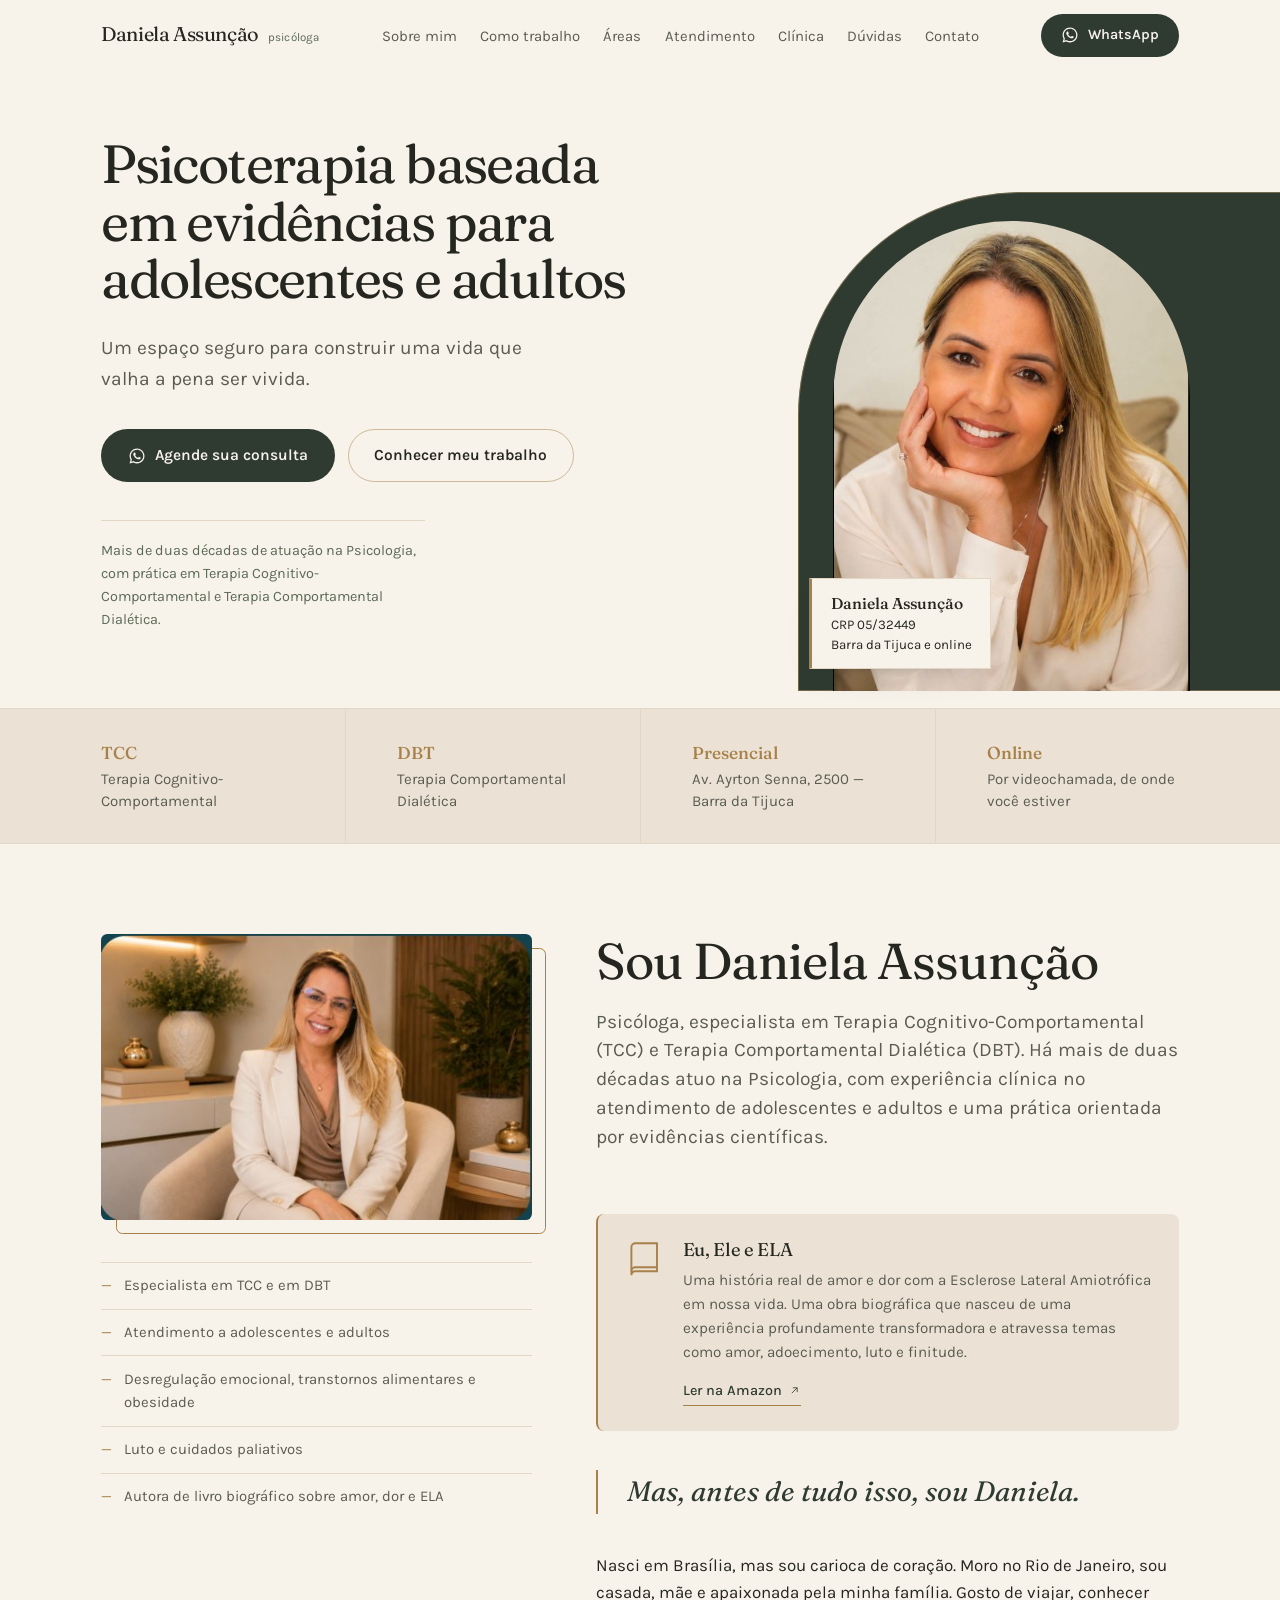
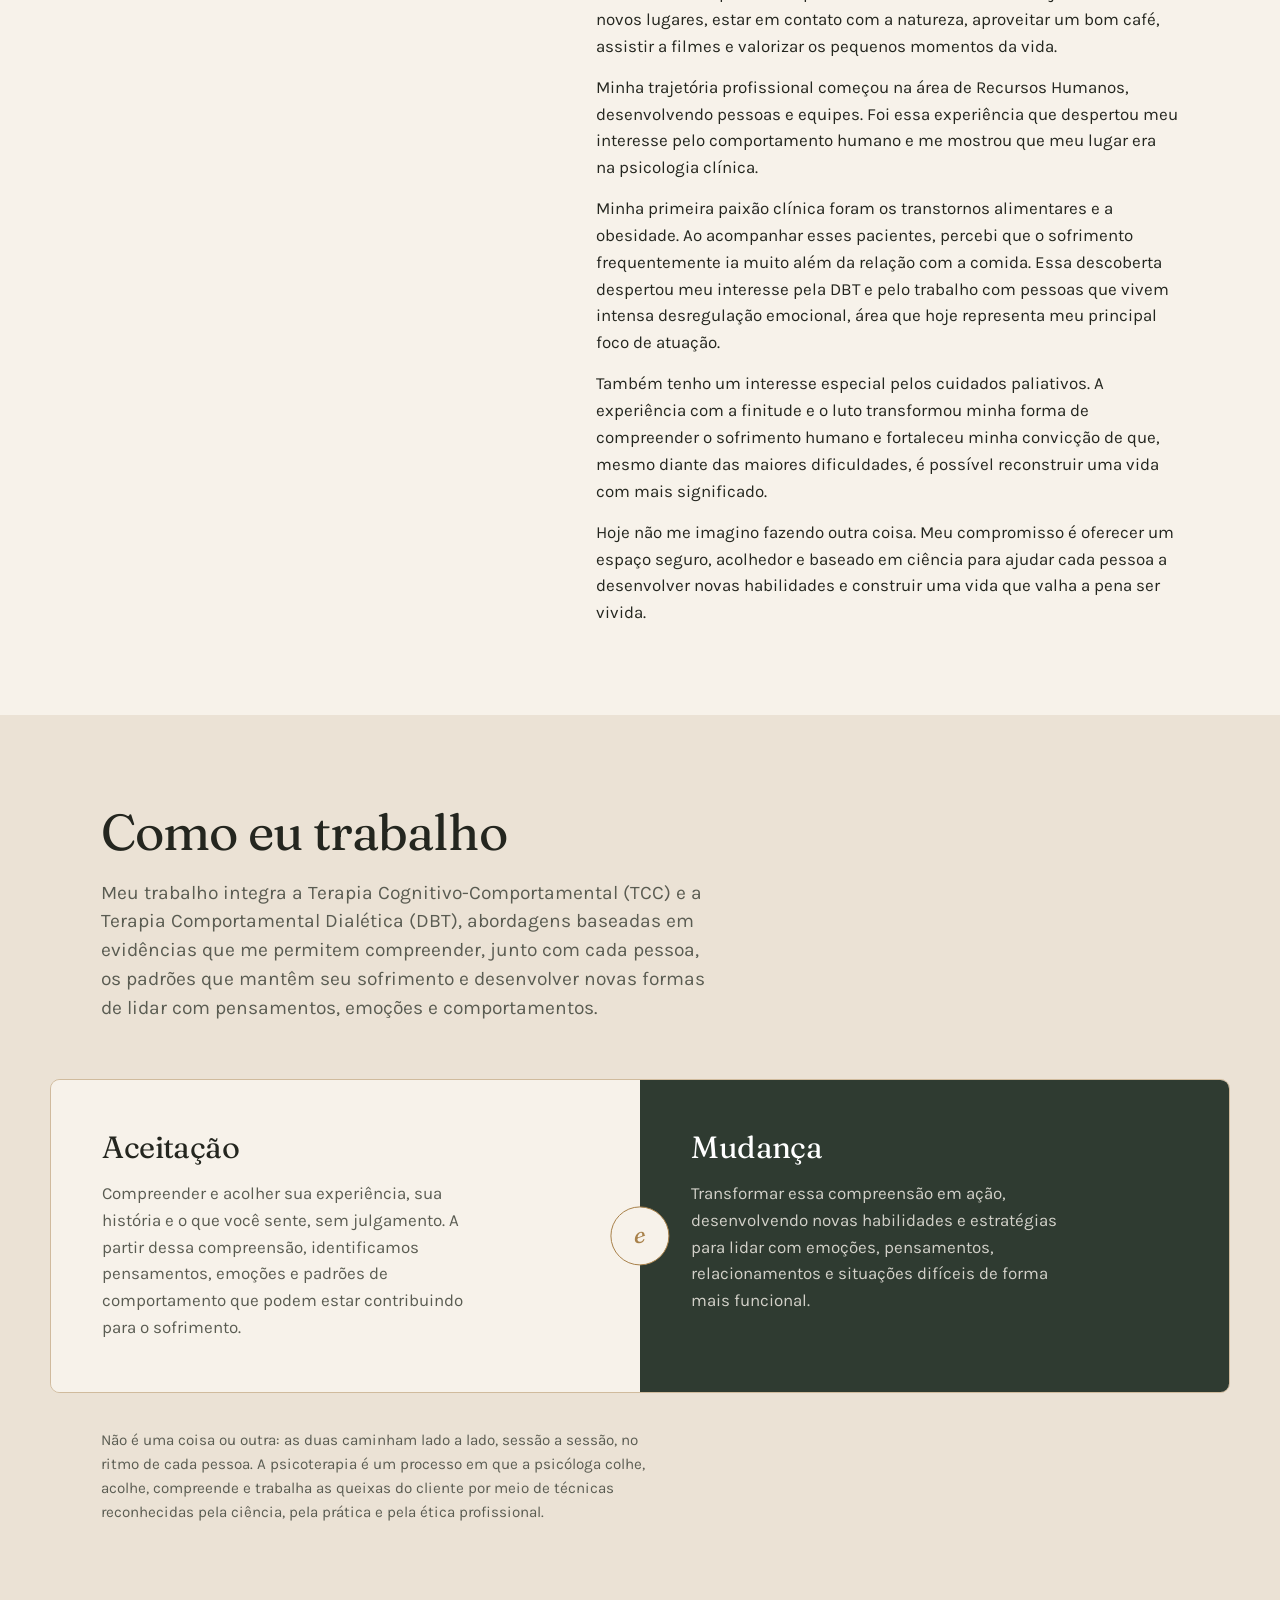
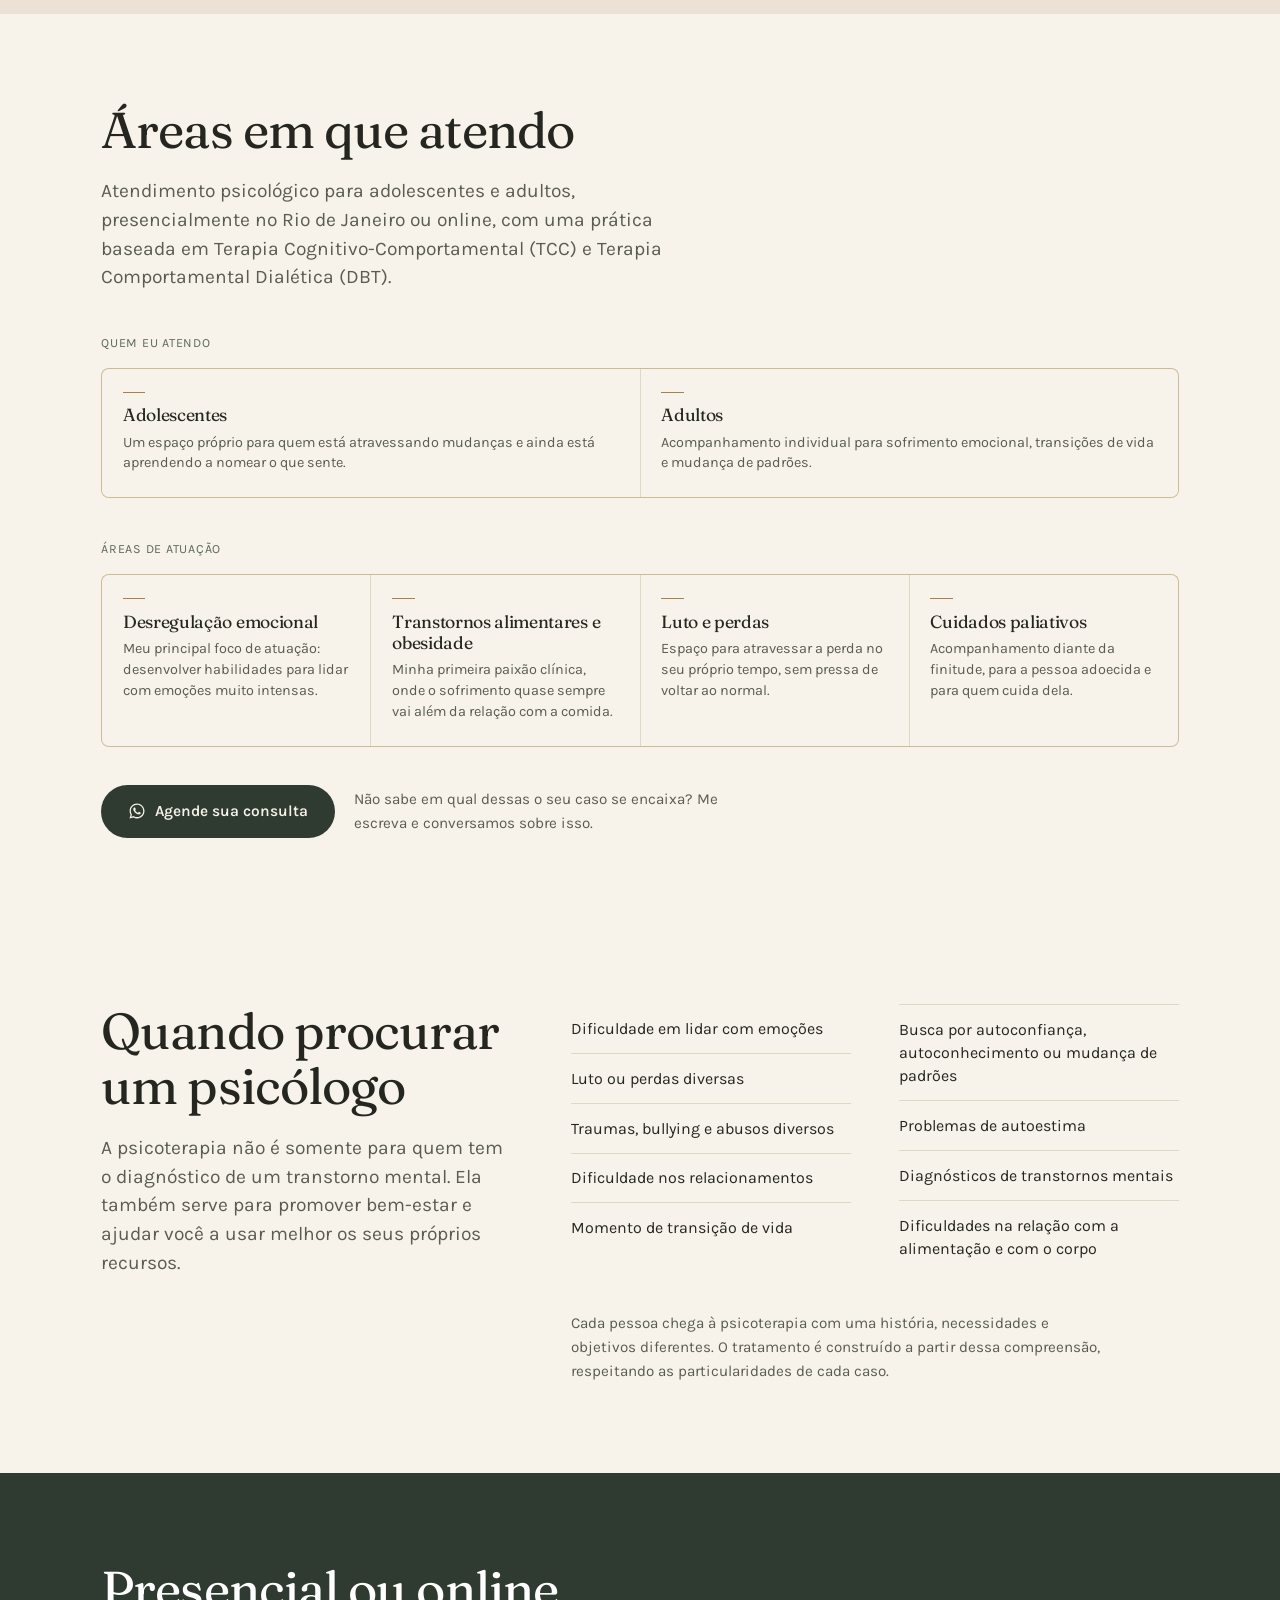
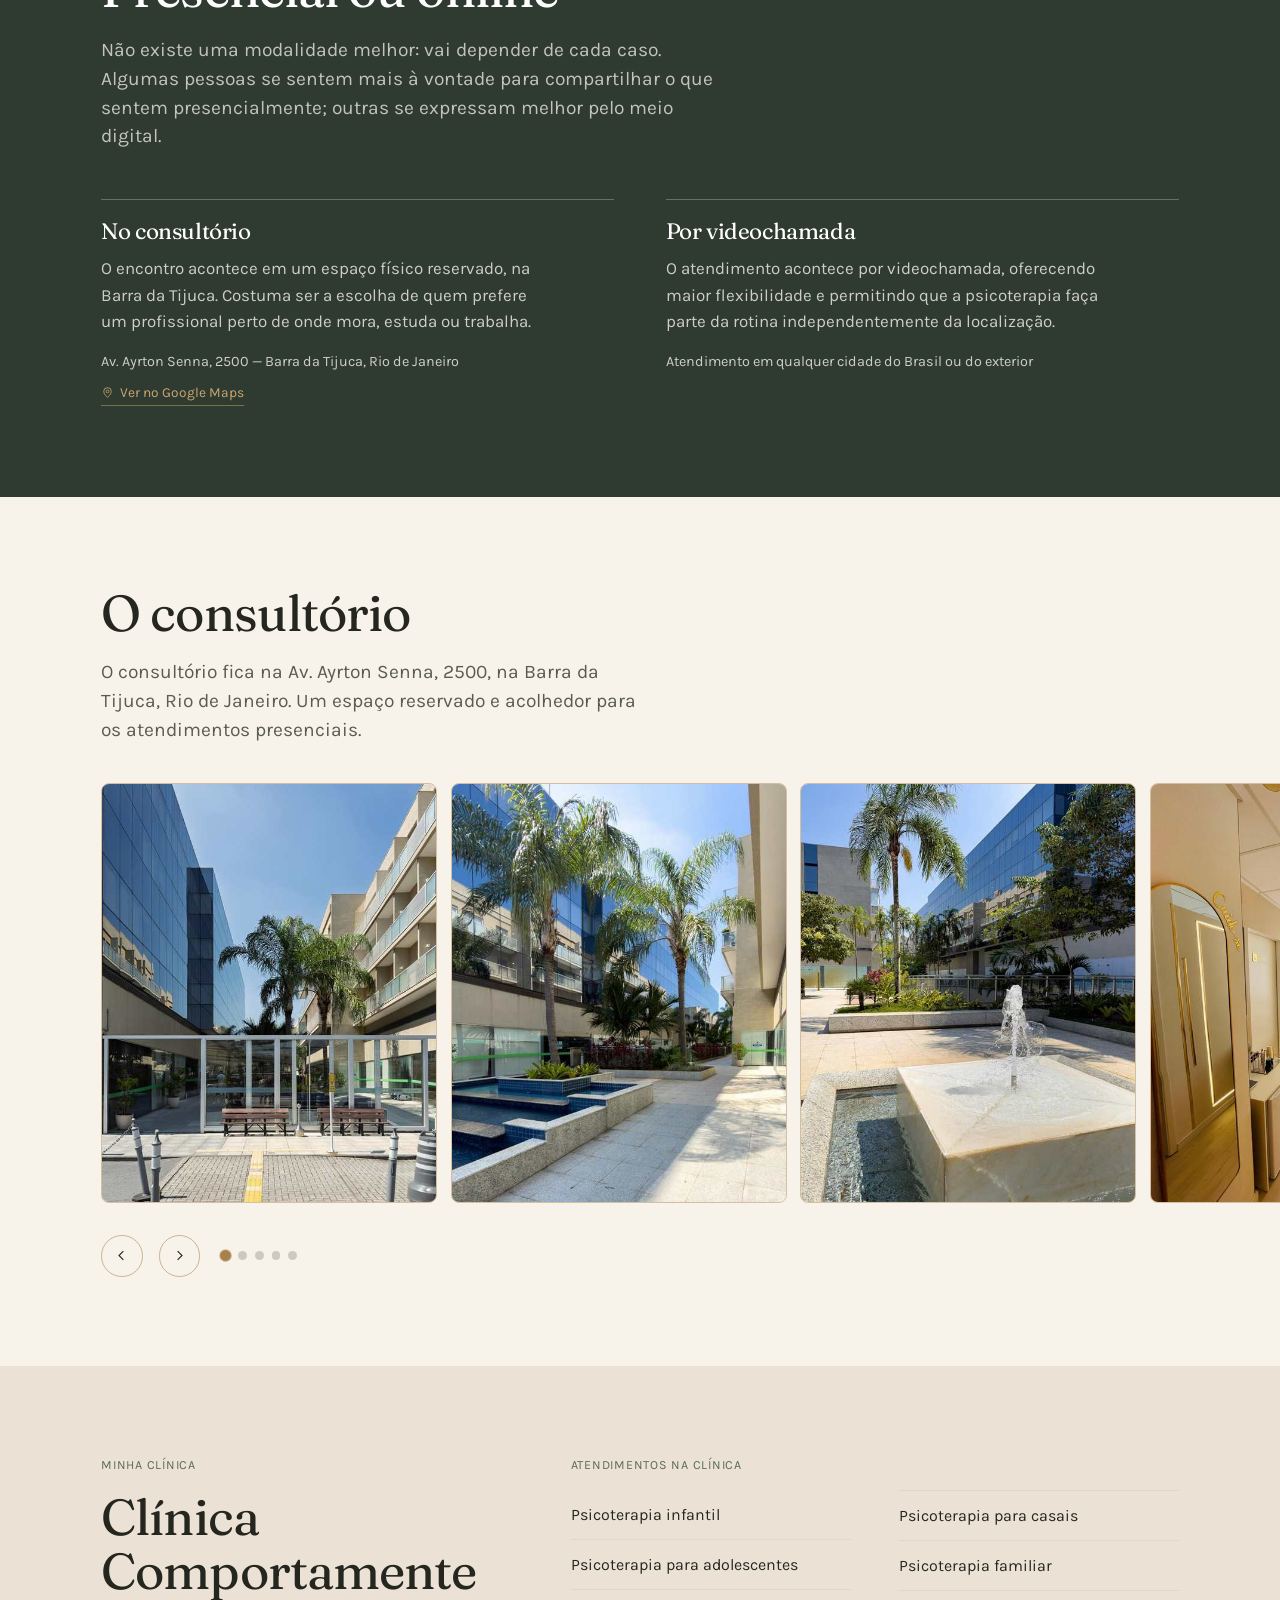
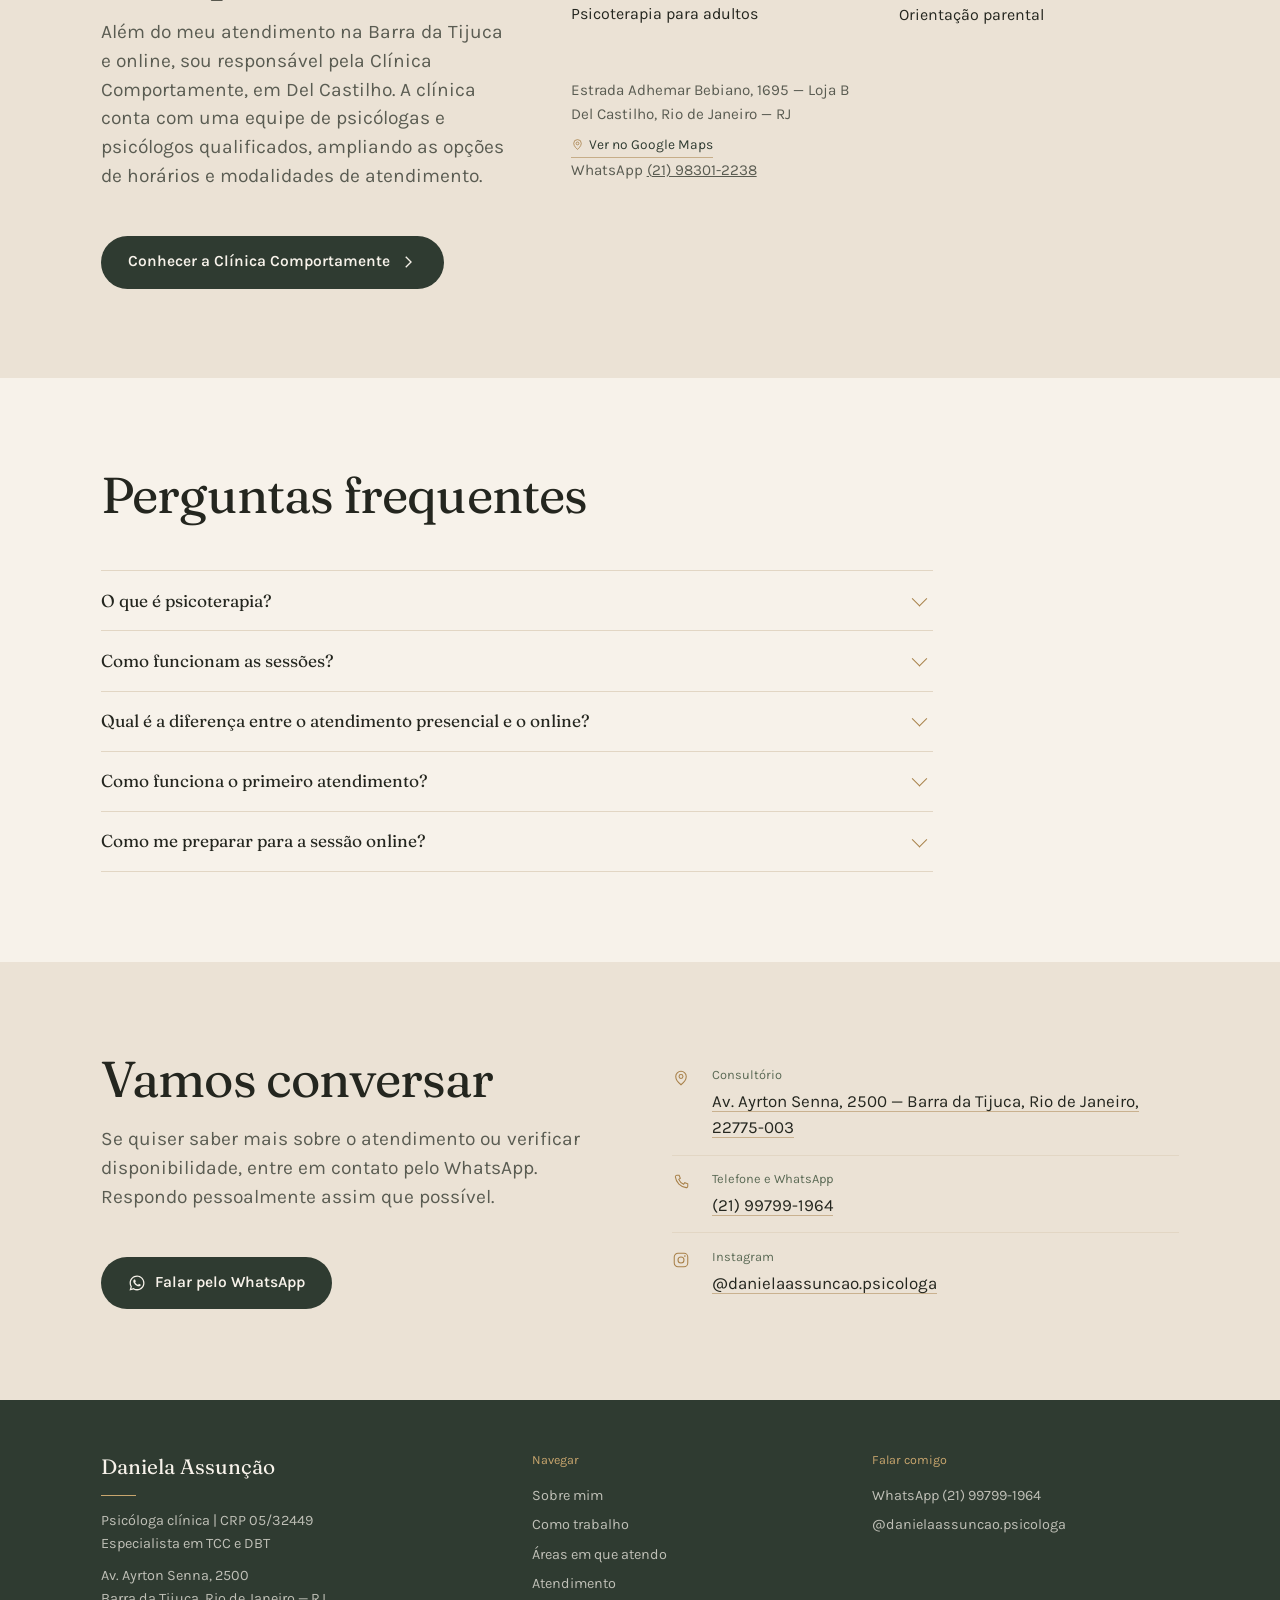
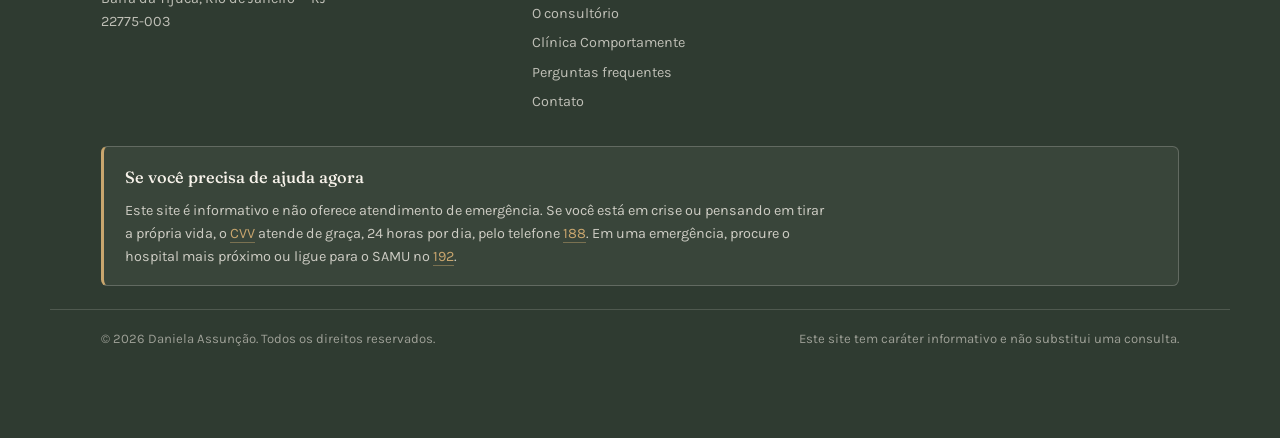
<file: index.html>
<!DOCTYPE html>
<html lang="pt-BR">
<head>
<meta charset="utf-8">
<meta name="viewport" content="width=device-width, initial-scale=1">
<title>Daniela Assunção — Psicóloga na Barra da Tijuca | TCC e DBT</title>
<meta name="description" content="Psicóloga clínica na Barra da Tijuca e online. Especialista em Terapia Cognitivo-Comportamental (TCC) e Terapia Comportamental Dialética (DBT) para adolescentes e adultos.">
<meta name="theme-color" content="#F7F2EA">
<link rel="canonical" href="https://danielaassuncaopsicologa.com.br/">
<meta property="og:type" content="website">
<meta property="og:locale" content="pt_BR">
<meta property="og:title" content="Daniela Assunção — Psicóloga | TCC e DBT">
<meta property="og:description" content="Um espaço seguro, acolhedor e baseado em ciência. Atendimento presencial na Barra da Tijuca e online.">
<meta property="og:url" content="https://danielaassuncaopsicologa.com.br/">
<link rel="icon" href="data:image/svg+xml,<svg xmlns='http://www.w3.org/2000/svg' viewBox='0 0 32 32'><rect width='32' height='32' rx='8' fill='%232F3B31'/><text x='16' y='22' font-family='Georgia,serif' font-size='16' fill='%23F7F2EA' text-anchor='middle'>da</text></svg>">

<link rel="stylesheet" href="estilo.css">
</head>
<body>

<a class="btn btn--linha pular" href="#conteudo">Ir para o conteúdo</a>

<!-- ================= TOPO ================= -->
<header class="topo" id="topo">
  <div class="topo__in">
    <a class="marca" href="#topo">
      <span class="marca__n">Daniela Assunção</span>
      <span class="marca__c">psicóloga</span>
    </a>
    <nav aria-label="Navegação principal">
      <ul class="menu">
        <li><a href="#sobre">Sobre mim</a></li>
        <li><a href="#trabalho">Como trabalho</a></li>
        <li><a href="#areas">Áreas</a></li>
        <li><a href="#atendimento">Atendimento</a></li>
        <li><a href="clinica.html">Clínica</a></li>
        <li><a href="#duvidas">Dúvidas</a></li>
        <li><a href="#contato">Contato</a></li>
      </ul>
    </nav>
    <a class="btn btn--zap" href="https://wa.me/5521997991964?text=Ol%C3%A1%2C%20psic%C3%B3loga%20Daniela%20Assun%C3%A7%C3%A3o%2C%20vim%20atrav%C3%A9s%20do%20seu%20site." target="_blank" rel="noopener">
      <svg viewBox="0 0 24 24" fill="currentColor" aria-hidden="true"><path d="M12.04 2C6.58 2 2.13 6.45 2.13 11.91c0 1.75.46 3.45 1.32 4.95L2 22l5.25-1.38a9.9 9.9 0 0 0 4.79 1.22h.01c5.46 0 9.91-4.45 9.91-9.91 0-2.65-1.03-5.14-2.9-7.01A9.82 9.82 0 0 0 12.04 2Zm0 18.15h-.01a8.2 8.2 0 0 1-4.19-1.15l-.3-.18-3.12.82.83-3.04-.2-.31a8.19 8.19 0 0 1-1.26-4.38c0-4.54 3.7-8.24 8.25-8.24 2.2 0 4.27.86 5.83 2.42a8.19 8.19 0 0 1 2.41 5.83c0 4.54-3.7 8.23-8.24 8.23Zm4.52-6.16c-.25-.12-1.47-.72-1.69-.81-.23-.08-.39-.12-.56.13-.16.24-.64.8-.79.97-.14.16-.29.18-.54.06-.25-.12-1.05-.39-1.99-1.23-.74-.66-1.23-1.47-1.38-1.72-.14-.25-.01-.38.11-.5.11-.11.25-.29.37-.43.12-.15.16-.25.25-.41.08-.17.04-.31-.02-.43-.06-.12-.56-1.34-.76-1.84-.2-.48-.4-.41-.56-.42h-.47c-.16 0-.43.06-.65.31-.22.25-.85.83-.85 2.03s.87 2.35.99 2.51c.12.16 1.72 2.62 4.16 3.67.58.25 1.03.4 1.39.51.58.19 1.11.16 1.53.1.47-.07 1.47-.6 1.67-1.18.21-.58.21-1.07.15-1.18-.06-.11-.22-.17-.47-.29Z"/></svg>
      <span>WhatsApp</span>
    </a>
  </div>
</header>

<main id="conteudo">

<!-- ================= HERO ================= -->
<section class="hero">
  <div class="hero__grade">
    <div class="hero__txt">
      <h1 class="anim">Psicoterapia baseada em evidências para adolescentes e adultos</h1>
      <p class="hero__sub anim">Um espaço seguro para construir uma vida que valha a pena ser vivida.</p>
      <div class="hero__acoes anim">
        <a class="btn btn--zap" href="https://wa.me/5521997991964?text=Ol%C3%A1%2C%20psic%C3%B3loga%20Daniela%20Assun%C3%A7%C3%A3o%2C%20vim%20atrav%C3%A9s%20do%20seu%20site." target="_blank" rel="noopener">
          <svg viewBox="0 0 24 24" fill="currentColor" aria-hidden="true"><path d="M12.04 2C6.58 2 2.13 6.45 2.13 11.91c0 1.75.46 3.45 1.32 4.95L2 22l5.25-1.38a9.9 9.9 0 0 0 4.79 1.22h.01c5.46 0 9.91-4.45 9.91-9.91 0-2.65-1.03-5.14-2.9-7.01A9.82 9.82 0 0 0 12.04 2Zm0 18.15h-.01a8.2 8.2 0 0 1-4.19-1.15l-.3-.18-3.12.82.83-3.04-.2-.31a8.19 8.19 0 0 1-1.26-4.38c0-4.54 3.7-8.24 8.25-8.24 2.2 0 4.27.86 5.83 2.42a8.19 8.19 0 0 1 2.41 5.83c0 4.54-3.7 8.23-8.24 8.23Zm4.52-6.16c-.25-.12-1.47-.72-1.69-.81-.23-.08-.39-.12-.56.13-.16.24-.64.8-.79.97-.14.16-.29.18-.54.06-.25-.12-1.05-.39-1.99-1.23-.74-.66-1.23-1.47-1.38-1.72-.14-.25-.01-.38.11-.5.11-.11.25-.29.37-.43.12-.15.16-.25.25-.41.08-.17.04-.31-.02-.43-.06-.12-.56-1.34-.76-1.84-.2-.48-.4-.41-.56-.42h-.47c-.16 0-.43.06-.65.31-.22.25-.85.83-.85 2.03s.87 2.35.99 2.51c.12.16 1.72 2.62 4.16 3.67.58.25 1.03.4 1.39.51.58.19 1.11.16 1.53.1.47-.07 1.47-.6 1.67-1.18.21-.58.21-1.07.15-1.18-.06-.11-.22-.17-.47-.29Z"/></svg>
          Agende sua consulta
        </a>
        <a class="btn btn--linha" href="#sobre">Conhecer meu trabalho</a>
      </div>
      <p class="hero__meta anim">Mais de duas décadas de atuação na Psicologia, com prática em Terapia Cognitivo-Comportamental e Terapia Comportamental Dialética.</p>
    </div>

    <figure class="hero__foto">
      <img src="daniela-retrato.jpg" width="626" height="825" fetchpriority="high" decoding="async"
           alt="Daniela Assunção, psicóloga, sorrindo com a mão apoiada no rosto.">
      <figcaption class="hero__selo">
        <b>Daniela Assunção</b>
        CRP 05/32449<br>Barra da Tijuca e online
      </figcaption>
    </figure>
  </div>
</section>

<!-- faixa -->
<div class="faixa">
  <div class="faixa__in">
    <div class="faixa__cel"><b>TCC</b><span>Terapia Cognitivo-Comportamental</span></div>
    <div class="faixa__cel"><b>DBT</b><span>Terapia Comportamental Dialética</span></div>
    <div class="faixa__cel"><b>Presencial</b><span>Av. Ayrton Senna, 2500 — Barra da Tijuca</span></div>
    <div class="faixa__cel"><b>Online</b><span>Por videochamada, de onde você estiver</span></div>
  </div>
</div>

<!-- ================= SOBRE ================= -->
<section class="sec" id="sobre">
  <div class="wrap sobre__grade">
    <div class="sobre__col-f">
      <figure class="sobre__f" style="margin:0">
        <img src="daniela-consultorio.jpg" width="482" height="320" loading="lazy" decoding="async"
             alt="Daniela Assunção sentada em seu consultório na Barra da Tijuca.">
      </figure>
      <ul class="sobre__fatos">
        <li><span>—</span>Especialista em TCC e em DBT</li>
        <li><span>—</span>Atendimento a adolescentes e adultos</li>
        <li><span>—</span>Desregulação emocional, transtornos alimentares e obesidade</li>
        <li><span>—</span>Luto e cuidados paliativos</li>
        <li><span>—</span>Autora de livro biográfico sobre amor, dor e ELA</li>
      </ul>
    </div>

    <div class="sobre__cab">
      <h2 class="titulo">Sou Daniela Assunção</h2>
      <p class="lead">Psicóloga, especialista em Terapia Cognitivo-Comportamental (TCC) e Terapia Comportamental Dialética (DBT). Há mais de duas décadas atuo na Psicologia, com experiência clínica no atendimento de adolescentes e adultos e uma prática orientada por evidências científicas.</p>
    </div>

    <div class="sobre__txt">
      <div class="livro">
        <svg class="livro__ic" viewBox="0 0 24 24" fill="none" stroke="currentColor" stroke-width="1.2" aria-hidden="true"><path d="M4 4.5A2.5 2.5 0 0 1 6.5 2H20v17.5H6.5A2.5 2.5 0 0 0 4 22V4.5Z"/><path d="M4 19.5A2.5 2.5 0 0 1 6.5 17H20"/></svg>
        <div>
          <h3>Eu, Ele e ELA</h3>
          <p>Uma história real de amor e dor com a Esclerose Lateral Amiotrófica em nossa vida. Uma obra biográfica que nasceu de uma experiência profundamente transformadora e atravessa temas como amor, adoecimento, luto e finitude.</p>
          <a class="livro__link" href="https://www.amazon.com.br/dp/B0FS39FN5T" target="_blank" rel="noopener">
            Ler na Amazon
            <svg viewBox="0 0 24 24" fill="none" stroke="currentColor" stroke-width="1.5" aria-hidden="true"><path d="M7 17 17 7M9 7h8v8"/></svg>
          </a>
        </div>
      </div>

      <p class="cit">Mas, antes de tudo isso, sou Daniela.</p>

      <p>Nasci em Brasília, mas sou carioca de coração. Moro no Rio de Janeiro, sou casada, mãe e apaixonada pela minha família. Gosto de viajar, conhecer novos lugares, estar em contato com a natureza, aproveitar um bom café, assistir a filmes e valorizar os pequenos momentos da vida.</p>

      <p>Minha trajetória profissional começou na área de Recursos Humanos, desenvolvendo pessoas e equipes. Foi essa experiência que despertou meu interesse pelo comportamento humano e me mostrou que meu lugar era na psicologia clínica.</p>

      <p>Minha primeira paixão clínica foram os transtornos alimentares e a obesidade. Ao acompanhar esses pacientes, percebi que o sofrimento frequentemente ia muito além da relação com a comida. Essa descoberta despertou meu interesse pela DBT e pelo trabalho com pessoas que vivem intensa desregulação emocional, área que hoje representa meu principal foco de atuação.</p>

      <p>Também tenho um interesse especial pelos cuidados paliativos. A experiência com a finitude e o luto transformou minha forma de compreender o sofrimento humano e fortaleceu minha convicção de que, mesmo diante das maiores dificuldades, é possível reconstruir uma vida com mais significado.</p>

      <p>Hoje não me imagino fazendo outra coisa. Meu compromisso é oferecer um espaço seguro, acolhedor e baseado em ciência para ajudar cada pessoa a desenvolver novas habilidades e construir uma vida que valha a pena ser vivida.</p>
    </div>
  </div>
</section>

<!-- ================= PAINEL DIALÉTICO ================= -->
<section class="sec dial" id="trabalho">
  <div class="dial__cab">
    <h2 class="titulo">Como eu trabalho</h2>
    <p class="lead" style="margin-top:1.2rem">Meu trabalho integra a Terapia Cognitivo-Comportamental (TCC) e a Terapia Comportamental Dialética (DBT), abordagens baseadas em evidências que me permitem compreender, junto com cada pessoa, os padrões que mantêm seu sofrimento e desenvolver novas formas de lidar com pensamentos, emoções e comportamentos.</p>
  </div>

  <div class="dial__par">
    <div class="dial__lado dial__lado--a">
      <h3>Aceitação</h3>
      <p>Compreender e acolher sua experiência, sua história e o que você sente, sem julgamento. A partir dessa compreensão, identificamos pensamentos, emoções e padrões de comportamento que podem estar contribuindo para o sofrimento.</p>
    </div>
    <div class="dial__lado dial__lado--m">
      <h3>Mudança</h3>
      <p>Transformar essa compreensão em ação, desenvolvendo novas habilidades e estratégias para lidar com emoções, pensamentos, relacionamentos e situações difíceis de forma mais funcional.</p>
    </div>
    <div class="dial__e" aria-hidden="true">e</div>
  </div>

  <p class="dial__nota"><span>Não é uma coisa ou outra: as duas caminham lado a lado, sessão a sessão, no ritmo de cada pessoa. A psicoterapia é um processo em que a psicóloga colhe, acolhe, compreende e trabalha as queixas do cliente por meio de técnicas reconhecidas pela ciência, pela prática e pela ética profissional.</span></p>
</section>

<!-- ================= ÁREAS ================= -->
<section class="sec" id="areas" style="padding-bottom:clamp(3rem,6vw,5rem)">
  <div class="wrap">
    <div class="areas__cab">
      <h2 class="titulo">Áreas em que atendo</h2>
      <p class="lead" style="margin-top:1.2rem">Atendimento psicológico para adolescentes e adultos, presencialmente no Rio de Janeiro ou online, com uma prática baseada em Terapia Cognitivo-Comportamental (TCC) e Terapia Comportamental Dialética (DBT).</p>
    </div>

    <p class="areas__rot">Quem eu atendo</p>
    <div class="areas__grade areas__grade--dois">
      <article class="area">
        <h3>Adolescentes</h3>
        <p>Um espaço próprio para quem está atravessando mudanças e ainda está aprendendo a nomear o que sente.</p>
      </article>
      <article class="area">
        <h3>Adultos</h3>
        <p>Acompanhamento individual para sofrimento emocional, transições de vida e mudança de padrões.</p>
      </article>
    </div>

    <p class="areas__rot">Áreas de atuação</p>
    <div class="areas__grade">
      <article class="area">
        <h3>Desregulação emocional</h3>
        <p>Meu principal foco de atuação: desenvolver habilidades para lidar com emoções muito intensas.</p>
      </article>
      <article class="area">
        <h3>Transtornos alimentares e obesidade</h3>
        <p>Minha primeira paixão clínica, onde o sofrimento quase sempre vai além da relação com a comida.</p>
      </article>
      <article class="area">
        <h3>Luto e perdas</h3>
        <p>Espaço para atravessar a perda no seu próprio tempo, sem pressa de voltar ao normal.</p>
      </article>
      <article class="area">
        <h3>Cuidados paliativos</h3>
        <p>Acompanhamento diante da finitude, para a pessoa adoecida e para quem cuida dela.</p>
      </article>
    </div>

    <div class="areas__pe">
      <a class="btn btn--zap" href="https://wa.me/5521997991964?text=Ol%C3%A1%2C%20psic%C3%B3loga%20Daniela%20Assun%C3%A7%C3%A3o%2C%20vim%20atrav%C3%A9s%20do%20seu%20site." target="_blank" rel="noopener">
        <svg viewBox="0 0 24 24" fill="currentColor" aria-hidden="true"><path d="M12.04 2C6.58 2 2.13 6.45 2.13 11.91c0 1.75.46 3.45 1.32 4.95L2 22l5.25-1.38a9.9 9.9 0 0 0 4.79 1.22h.01c5.46 0 9.91-4.45 9.91-9.91 0-2.65-1.03-5.14-2.9-7.01A9.82 9.82 0 0 0 12.04 2Zm0 18.15h-.01a8.2 8.2 0 0 1-4.19-1.15l-.3-.18-3.12.82.83-3.04-.2-.31a8.19 8.19 0 0 1-1.26-4.38c0-4.54 3.7-8.24 8.25-8.24 2.2 0 4.27.86 5.83 2.42a8.19 8.19 0 0 1 2.41 5.83c0 4.54-3.7 8.23-8.24 8.23Zm4.52-6.16c-.25-.12-1.47-.72-1.69-.81-.23-.08-.39-.12-.56.13-.16.24-.64.8-.79.97-.14.16-.29.18-.54.06-.25-.12-1.05-.39-1.99-1.23-.74-.66-1.23-1.47-1.38-1.72-.14-.25-.01-.38.11-.5.11-.11.25-.29.37-.43.12-.15.16-.25.25-.41.08-.17.04-.31-.02-.43-.06-.12-.56-1.34-.76-1.84-.2-.48-.4-.41-.56-.42h-.47c-.16 0-.43.06-.65.31-.22.25-.85.83-.85 2.03s.87 2.35.99 2.51c.12.16 1.72 2.62 4.16 3.67.58.25 1.03.4 1.39.51.58.19 1.11.16 1.53.1.47-.07 1.47-.6 1.67-1.18.21-.58.21-1.07.15-1.18-.06-.11-.22-.17-.47-.29Z"/></svg>
        Agende sua consulta
      </a>
      <p>Não sabe em qual dessas o seu caso se encaixa? Me escreva e conversamos sobre isso.</p>
    </div>
  </div>
</section>

<!-- ================= QUANDO PROCURAR ================= -->
<section class="sec">
  <div class="wrap duas">
    <div>
      <h2 class="titulo">Quando procurar<br>um psicólogo</h2>
      <p class="lead" style="margin-top:1.3rem">A psicoterapia não é somente para quem tem o diagnóstico de um transtorno mental. Ela também serve para promover bem-estar e ajudar você a usar melhor os seus próprios recursos.</p>
    </div>
    <div>
      <ul class="lista">
        <li>Dificuldade em lidar com emoções</li>
        <li>Luto ou perdas diversas</li>
        <li>Traumas, bullying e abusos diversos</li>
        <li>Dificuldade nos relacionamentos</li>
        <li>Momento de transição de vida</li>
        <li>Busca por autoconfiança, autoconhecimento ou mudança de padrões</li>
        <li>Problemas de autoestima</li>
        <li>Diagnósticos de transtornos mentais</li>
        <li>Dificuldades na relação com a alimentação e com o corpo</li>
      </ul>
      <p class="aviso">Cada pessoa chega à psicoterapia com uma história, necessidades e objetivos diferentes. O tratamento é construído a partir dessa compreensão, respeitando as particularidades de cada caso.</p>
    </div>
  </div>
</section>

<!-- ================= ATENDIMENTO ================= -->
<section class="sec atd" id="atendimento">
  <div class="wrap">
    <h2 class="titulo">Presencial ou online</h2>
    <p class="lead" style="margin-top:1.2rem">Não existe uma modalidade melhor: vai depender de cada caso. Algumas pessoas se sentem mais à vontade para compartilhar o que sentem presencialmente; outras se expressam melhor pelo meio digital.</p>

    <div class="atd__grade">
      <div class="modo">
        <h3>No consultório</h3>
        <p>O encontro acontece em um espaço físico reservado, na Barra da Tijuca. Costuma ser a escolha de quem prefere um profissional perto de onde mora, estuda ou trabalha.</p>
        <p class="modo__det">Av. Ayrton Senna, 2500 — Barra da Tijuca, Rio de Janeiro<br><a class="mapa mapa--claro" href="https://www.google.com/maps/place/Daniela+Assun%C3%A7%C3%A3o+-+Psic%C3%B3loga/@-22.989682,-43.3666839,17z/data=!3m1!4b1!4m6!3m5!1s0x997f2d6596592d:0x2bc9a5526537e248!8m2!3d-22.989687!4d-43.364109!16s%2Fg%2F11mccfd43x" target="_blank" rel="noopener"><svg viewBox="0 0 24 24" fill="none" stroke="currentColor" stroke-width="1.5" aria-hidden="true"><path d="M12 21s7-5.5 7-11a7 7 0 1 0-14 0c0 5.5 7 11 7 11Z"/><circle cx="12" cy="10" r="2.6"/></svg>Ver no Google Maps</a></p>
      </div>
      <div class="modo">
        <h3>Por videochamada</h3>
        <p>O atendimento acontece por videochamada, oferecendo maior flexibilidade e permitindo que a psicoterapia faça parte da rotina independentemente da localização.</p>
        <p class="modo__det">Atendimento em qualquer cidade do Brasil ou do exterior</p>
      </div>
    </div>

  </div>
</section>

<!-- ================= CONSULTÓRIO ================= -->
<section class="sec" id="consultorio" aria-labelledby="cons-tit">
  <div class="wrap">
    <div class="cons__cab">
      <h2 class="titulo" id="cons-tit">O consultório</h2>
      <p class="lead" style="margin-top:1.1rem">O consultório fica na Av. Ayrton Senna, 2500, na Barra da Tijuca, Rio de Janeiro. Um espaço reservado e acolhedor para os atendimentos presenciais.</p>
    </div>
  </div>

  <ul class="cons__pista" id="cons-pista" tabindex="0" aria-label="Fotos do consultório">
    <li class="cons__item"><figure style="margin:0">
      <img src="predio-entrada.jpg" width="560" height="700" loading="lazy" decoding="async" alt="Entrada do edifício na Avenida Ayrton Senna, com bancos e cobertura de vidro.">
    </figure></li>
    <li class="cons__item"><figure style="margin:0">
      <img src="predio-patio.jpg" width="560" height="700" loading="lazy" decoding="async" alt="Pátio interno do edifício, com palmeiras e espelho d'água.">
    </figure></li>
    <li class="cons__item"><figure style="margin:0">
      <img src="predio-fonte.jpg" width="560" height="700" loading="lazy" decoding="async" alt="Fonte de água no pátio do edifício, cercada de vegetação.">
    </figure></li>
    <li class="cons__item"><figure style="margin:0">
      <img src="consultorio-sala.jpg" width="560" height="700" loading="lazy" decoding="async" alt="Interior do consultório, com espelho arqueado, poltronas e iluminação em tom quente.">
    </figure></li>
    <li class="cons__item"><figure style="margin:0">
      <img src="consultorio-lavabo.jpg" width="560" height="700" loading="lazy" decoding="async" alt="Lavabo do consultório, com bancada de madeira, cuba branca e espelho iluminado.">
    </figure></li>
  </ul>

  <div class="wrap">
    <div class="car__ctrl">
      <button class="car__seta" type="button" id="cons-ant" aria-label="Foto anterior">
        <svg viewBox="0 0 24 24" fill="none" stroke="currentColor" stroke-width="1.8" aria-hidden="true"><path d="M15 5 8 12l7 7"/></svg>
      </button>
      <button class="car__seta" type="button" id="cons-prox" aria-label="Próxima foto">
        <svg viewBox="0 0 24 24" fill="none" stroke="currentColor" stroke-width="1.8" aria-hidden="true"><path d="m9 5 7 7-7 7"/></svg>
      </button>
      <div class="car__pontos" id="cons-pontos" aria-label="Escolher foto"></div>
    </div>
  </div>
</section>

<!-- ================= CLÍNICA COMPORTAMENTE ================= -->
<section class="sec contato" id="clinica" aria-labelledby="clin-tit">
  <div class="wrap duas">
    <div>
      <p class="areas__rot" style="margin-top:0">Minha clínica</p>
      <h2 class="titulo" id="clin-tit">Clínica<br>Comportamente</h2>
      <p class="lead" style="margin-top:1.2rem">Além do meu atendimento na Barra da Tijuca e online, sou responsável pela Clínica Comportamente, em Del Castilho. A clínica conta com uma equipe de psicólogas e psicólogos qualificados, ampliando as opções de horários e modalidades de atendimento.</p>
      <a class="btn btn--zap ct__btn" href="clinica.html">
        Conhecer a Clínica Comportamente
        <svg viewBox="0 0 24 24" fill="none" stroke="currentColor" stroke-width="1.8" aria-hidden="true"><path d="m9 5 7 7-7 7"/></svg>
      </a>
    </div>
    <div>
      <p class="areas__rot" style="margin-top:0">Atendimentos na clínica</p>
      <ul class="lista">
        <li>Psicoterapia infantil</li>
        <li>Psicoterapia para adolescentes</li>
        <li>Psicoterapia para adultos</li>
        <li>Psicoterapia para casais</li>
        <li>Psicoterapia familiar</li>
        <li>Orientação parental</li>
      </ul>
      <p class="aviso">Estrada Adhemar Bebiano, 1695 — Loja B<br>Del Castilho, Rio de Janeiro — RJ<br><a class="mapa" href="https://www.google.com/maps/place/Cl%C3%ADnica+de+Psicologia+-+Comportamente/@-22.8738897,-43.2759671,17z/data=!4m6!3m5!1s0x997d7c080b96ab:0x486f4c81493828e7!8m2!3d-22.8738897!4d-43.2759671!16s%2Fg%2F11t197ch87" target="_blank" rel="noopener"><svg viewBox="0 0 24 24" fill="none" stroke="currentColor" stroke-width="1.5" aria-hidden="true"><path d="M12 21s7-5.5 7-11a7 7 0 1 0-14 0c0 5.5 7 11 7 11Z"/><circle cx="12" cy="10" r="2.6"/></svg>Ver no Google Maps</a><br>WhatsApp <a href="tel:+5521983012238" style="color:inherit">(21) 98301-2238</a></p>
    </div>
  </div>
</section>

<!-- ================= FAQ ================= -->
<section class="sec" id="duvidas">
  <div class="wrap">
    <h2 class="titulo">Perguntas frequentes</h2>
    <div class="faq" style="margin-top:clamp(2rem,4vw,3rem)">

      <details>
        <summary>O que é psicoterapia?</summary>
        <div class="faq__corpo">
          <p>A psicoterapia (ou terapia, como as pessoas chamam popularmente) é uma prática profissional realizada por psicólogos, também chamados de terapeutas ou psicoterapeutas. Trata-se de um processo no qual o psicólogo colhe, acolhe, compreende e trabalha as queixas do cliente, realizando intervenções por meio de técnicas reconhecidas pela ciência, pela prática e pela ética profissional.</p>
          <p>O objetivo é promover a saúde mental e ajudar as pessoas a enfrentarem seus conflitos e sofrimentos. Não é somente para quem tem o diagnóstico de transtornos mentais: também serve para promover um estado de bem-estar, no qual a pessoa consegue utilizar seus potenciais e lidar de modo mais efetivo com a própria vida.</p>
          <p>A psicoterapia é para todas as idades — crianças, adolescentes, adultos e idosos. Pode ser individual, em grupo, com casal ou com a família, dependendo de cada caso e do objetivo do tratamento, na modalidade online ou presencial.</p>
        </div>
      </details>

      <details>
        <summary>Como funcionam as sessões?</summary>
        <div class="faq__corpo">
          <p>Uma sessão de psicoterapia individual dura 50 minutos e é realizada geralmente uma vez por semana, podendo ser mais frequente no início e menos frequente depois de um tempo.</p>
        </div>
      </details>

      <details>
        <summary>Qual é a diferença entre o atendimento presencial e o online?</summary>
        <div class="faq__corpo">
          <p>O atendimento presencial acontece no consultório, onde o cliente se encontra com a psicóloga em um espaço físico. Nesse caso, a busca costuma ser por proximidade de onde a pessoa mora, estuda ou trabalha.</p>
          <p>O atendimento online acontece por videochamada, em plataforma digital de preferência. O cliente pode escolher a profissional com base nas suas preferências e necessidades, independentemente da localização geográfica, com mais flexibilidade de horário e de lugar.</p>
          <p>Não existe melhor modalidade: vai depender de cada caso. Alguns clientes se sentem mais à vontade para compartilhar seus sentimentos e emoções presencialmente, outros se expressam melhor por meio digital.</p>
        </div>
      </details>

      <details>
        <summary>Como funciona o primeiro atendimento?</summary>
        <div class="faq__corpo">
          <p>O contato é feito pelo WhatsApp, onde combinamos o dia e o horário. No primeiro encontro, você conta o que tem vivido e o que busca, esclareço as suas dúvidas sobre o processo e, juntos, definimos como o acompanhamento vai seguir.</p>
        </div>
      </details>

      <details>
        <summary>Como me preparar para a sessão online?</summary>
        <div class="faq__corpo">
          <p>Você precisa de um lugar sem interferências, em que possa ter liberdade e não se preocupar com o ambiente externo. Prepare-se 10 minutos antes da consulta e verifique se o seu smartphone ou notebook está com a bateria carregada.</p>
          <p>Para a videochamada, confira se tudo funciona: conexão com a internet, câmera e microfone (se possível, use fones de ouvido para uma experiência melhor). Prepare também a documentação médica, como o resultado de um exame, caso precise mostrar algo na consulta.</p>
        </div>
      </details>

    </div>
  </div>
</section>

<!-- ================= CONTATO ================= -->
<section class="sec contato" id="contato">
  <div class="wrap ct__grade">
    <div>
      <h2 class="titulo">Vamos conversar</h2>
      <p class="lead" style="margin-top:1.2rem">Se quiser saber mais sobre o atendimento ou verificar disponibilidade, entre em contato pelo WhatsApp. Respondo pessoalmente assim que possível.</p>
      <a class="btn btn--zap ct__btn" href="https://wa.me/5521997991964?text=Ol%C3%A1%2C%20psic%C3%B3loga%20Daniela%20Assun%C3%A7%C3%A3o%2C%20vim%20atrav%C3%A9s%20do%20seu%20site." target="_blank" rel="noopener">
        <svg viewBox="0 0 24 24" fill="currentColor" aria-hidden="true"><path d="M12.04 2C6.58 2 2.13 6.45 2.13 11.91c0 1.75.46 3.45 1.32 4.95L2 22l5.25-1.38a9.9 9.9 0 0 0 4.79 1.22h.01c5.46 0 9.91-4.45 9.91-9.91 0-2.65-1.03-5.14-2.9-7.01A9.82 9.82 0 0 0 12.04 2Zm0 18.15h-.01a8.2 8.2 0 0 1-4.19-1.15l-.3-.18-3.12.82.83-3.04-.2-.31a8.19 8.19 0 0 1-1.26-4.38c0-4.54 3.7-8.24 8.25-8.24 2.2 0 4.27.86 5.83 2.42a8.19 8.19 0 0 1 2.41 5.83c0 4.54-3.7 8.23-8.24 8.23Zm4.52-6.16c-.25-.12-1.47-.72-1.69-.81-.23-.08-.39-.12-.56.13-.16.24-.64.8-.79.97-.14.16-.29.18-.54.06-.25-.12-1.05-.39-1.99-1.23-.74-.66-1.23-1.47-1.38-1.72-.14-.25-.01-.38.11-.5.11-.11.25-.29.37-.43.12-.15.16-.25.25-.41.08-.17.04-.31-.02-.43-.06-.12-.56-1.34-.76-1.84-.2-.48-.4-.41-.56-.42h-.47c-.16 0-.43.06-.65.31-.22.25-.85.83-.85 2.03s.87 2.35.99 2.51c.12.16 1.72 2.62 4.16 3.67.58.25 1.03.4 1.39.51.58.19 1.11.16 1.53.1.47-.07 1.47-.6 1.67-1.18.21-.58.21-1.07.15-1.18-.06-.11-.22-.17-.47-.29Z"/></svg>
        Falar pelo WhatsApp
      </a>
    </div>

    <div>
      <ul class="ct__dados">
        <li>
          <svg viewBox="0 0 24 24" fill="none" stroke="currentColor" stroke-width="1.4" aria-hidden="true"><path d="M12 21s7-5.5 7-11a7 7 0 1 0-14 0c0 5.5 7 11 7 11Z"/><circle cx="12" cy="10" r="2.6"/></svg>
          <div><span class="ct__rot">Consultório</span>
            <a href="https://www.google.com/maps/place/Daniela+Assun%C3%A7%C3%A3o+-+Psic%C3%B3loga/@-22.989682,-43.3666839,17z/data=!3m1!4b1!4m6!3m5!1s0x997f2d6596592d:0x2bc9a5526537e248!8m2!3d-22.989687!4d-43.364109!16s%2Fg%2F11mccfd43x" target="_blank" rel="noopener">Av. Ayrton Senna, 2500 — Barra da Tijuca, Rio de Janeiro, 22775-003</a>
          </div>
        </li>
        <li>
          <svg viewBox="0 0 24 24" fill="none" stroke="currentColor" stroke-width="1.4" aria-hidden="true"><path d="M6.5 3h3l1.6 4-2.1 1.5a12 12 0 0 0 6.5 6.5L17 12.9l4 1.6v3a2 2 0 0 1-2.2 2A16.5 16.5 0 0 1 4.5 5.2 2 2 0 0 1 6.5 3Z"/></svg>
          <div><span class="ct__rot">Telefone e WhatsApp</span>
            <a href="tel:+5521997991964">(21) 99799-1964</a>
          </div>
        </li>
        <li>
          <svg viewBox="0 0 24 24" fill="none" stroke="currentColor" stroke-width="1.4" aria-hidden="true"><rect x="3" y="3" width="18" height="18" rx="5"/><circle cx="12" cy="12" r="4"/><circle cx="17.2" cy="6.8" r="1.1" fill="currentColor" stroke="none"/></svg>
          <div><span class="ct__rot">Instagram</span>
            <a href="https://www.instagram.com/danielaassuncao.psicologa/" target="_blank" rel="noopener">@danielaassuncao.psicologa</a>
          </div>
        </li>
      </ul>
    </div>
  </div>
</section>

</main>

<!-- ================= RODAPÉ ================= -->
<footer class="rod">
  <div class="rod__in">
    <div>
      <h4>Daniela Assunção</h4>
      <p style="margin:0 0 .6rem">Psicóloga clínica | CRP 05/32449<br>Especialista em TCC e DBT</p>
      <p style="margin:0">Av. Ayrton Senna, 2500<br>Barra da Tijuca, Rio de Janeiro — RJ<br>22775-003</p>
    </div>
    <div>
      <p class="rod__t">Navegar</p>
      <ul>
        <li><a href="#sobre">Sobre mim</a></li>
        <li><a href="#trabalho">Como trabalho</a></li>
        <li><a href="#areas">Áreas em que atendo</a></li>
        <li><a href="#atendimento">Atendimento</a></li>
        <li><a href="#consultorio">O consultório</a></li>
        <li><a href="clinica.html">Clínica Comportamente</a></li>
        <li><a href="#duvidas">Perguntas frequentes</a></li>
        <li><a href="#contato">Contato</a></li>
      </ul>
    </div>
    <div>
      <p class="rod__t">Falar comigo</p>
      <ul>
        <li><a href="https://wa.me/5521997991964?text=Ol%C3%A1%2C%20psic%C3%B3loga%20Daniela%20Assun%C3%A7%C3%A3o%2C%20vim%20atrav%C3%A9s%20do%20seu%20site." target="_blank" rel="noopener">WhatsApp (21) 99799-1964</a></li>
        <li><a href="https://www.instagram.com/danielaassuncao.psicologa/" target="_blank" rel="noopener">@danielaassuncao.psicologa</a></li>
      </ul>
    </div>
  </div>
  <div class="emerg">
    <div class="emerg__cx">
      <b>Se você precisa de ajuda agora</b>
      <p>Este site é informativo e não oferece atendimento de emergência. Se você está em crise ou pensando em tirar a própria vida, o <a href="https://www.cvv.org.br/" target="_blank" rel="noopener">CVV</a> atende de graça, 24 horas por dia, pelo telefone <a href="tel:188">188</a>. Em uma emergência, procure o hospital mais próximo ou ligue para o SAMU no <a href="tel:192">192</a>.</p>
    </div>
  </div>

  <div class="rod__base">
    <span>© <span id="ano">2026</span> Daniela Assunção. Todos os direitos reservados.</span>
    <span>Este site tem caráter informativo e não substitui uma consulta.</span>
  </div>
</footer>

<!-- barra fixa no celular -->
<div class="barra">
  <a class="btn btn--linha" href="tel:+5521997991964">Ligar</a>
  <a class="btn btn--zap" href="https://wa.me/5521997991964?text=Ol%C3%A1%2C%20psic%C3%B3loga%20Daniela%20Assun%C3%A7%C3%A3o%2C%20vim%20atrav%C3%A9s%20do%20seu%20site." target="_blank" rel="noopener">
    <svg viewBox="0 0 24 24" fill="currentColor" aria-hidden="true"><path d="M12.04 2C6.58 2 2.13 6.45 2.13 11.91c0 1.75.46 3.45 1.32 4.95L2 22l5.25-1.38a9.9 9.9 0 0 0 4.79 1.22h.01c5.46 0 9.91-4.45 9.91-9.91 0-2.65-1.03-5.14-2.9-7.01A9.82 9.82 0 0 0 12.04 2Zm0 18.15h-.01a8.2 8.2 0 0 1-4.19-1.15l-.3-.18-3.12.82.83-3.04-.2-.31a8.19 8.19 0 0 1-1.26-4.38c0-4.54 3.7-8.24 8.25-8.24 2.2 0 4.27.86 5.83 2.42a8.19 8.19 0 0 1 2.41 5.83c0 4.54-3.7 8.23-8.24 8.23Zm4.52-6.16c-.25-.12-1.47-.72-1.69-.81-.23-.08-.39-.12-.56.13-.16.24-.64.8-.79.97-.14.16-.29.18-.54.06-.25-.12-1.05-.39-1.99-1.23-.74-.66-1.23-1.47-1.38-1.72-.14-.25-.01-.38.11-.5.11-.11.25-.29.37-.43.12-.15.16-.25.25-.41.08-.17.04-.31-.02-.43-.06-.12-.56-1.34-.76-1.84-.2-.48-.4-.41-.56-.42h-.47c-.16 0-.43.06-.65.31-.22.25-.85.83-.85 2.03s.87 2.35.99 2.51c.12.16 1.72 2.62 4.16 3.67.58.25 1.03.4 1.39.51.58.19 1.11.16 1.53.1.47-.07 1.47-.6 1.67-1.18.21-.58.21-1.07.15-1.18-.06-.11-.22-.17-.47-.29Z"/></svg>
    Agendar
  </a>
</div>

<script type="application/ld+json">
{
  "@context":"https://schema.org",
  "@type":"Psychologist",
  "@id":"https://danielaassuncaopsicologa.com.br/#daniela",
  "name":"Daniela Assunção - Psicóloga",
  "description":"Psicóloga clínica especialista em Terapia Cognitivo-Comportamental (TCC) e Terapia Comportamental Dialética (DBT). Atendimento a adolescentes e adultos, presencial na Barra da Tijuca e online.",
  "url":"https://danielaassuncaopsicologa.com.br/",
  "telephone":"+55 21 99799-1964",
  "priceRange":"$$",
  "address":{"@type":"PostalAddress","streetAddress":"Av. Ayrton Senna, 2500","addressLocality":"Rio de Janeiro","addressRegion":"RJ","postalCode":"22775-003","addressCountry":"BR"},
  "geo":{"@type":"GeoCoordinates","latitude":-22.989687,"longitude":-43.364109},
  "hasMap":"https://maps.google.com/?cid=3155521993479308872",
  "sameAs":["https://www.instagram.com/danielaassuncao.psicologa/"],
  "availableService":[
    {"@type":"MedicalTherapy","name":"Terapia Cognitivo-Comportamental (TCC)"},
    {"@type":"MedicalTherapy","name":"Terapia Comportamental Dialética (DBT)"},
    {"@type":"MedicalTherapy","name":"Psicoterapia online"}
  ]
}
</script>

<script>
(function () {
  "use strict";

  document.getElementById("ano").textContent = new Date().getFullYear();

  /* entrada da página */
  requestAnimationFrame(function () { document.body.classList.add("pronto"); });

  /* borda do topo ao rolar */
  var topo = document.getElementById("topo");
  var aoRolar = function () { topo.classList.toggle("rolou", window.scrollY > 12); };
  aoRolar();
  window.addEventListener("scroll", aoRolar, { passive: true });

  /* accordion: uma pergunta aberta por vez */
  var perguntas = document.querySelectorAll(".faq details");
  perguntas.forEach(function (d) {
    d.addEventListener("toggle", function () {
      if (!d.open) return;
      perguntas.forEach(function (o) { if (o !== d) o.open = false; });
    });
  });

  /* ---------- carrossel genérico ---------- */
  var semMovimento = window.matchMedia("(prefers-reduced-motion: reduce)").matches;

  function montarCarrossel(idPista, idPontos, idAnt, idProx, intervalo) {
    var pista = document.getElementById(idPista);
    if (!pista) return;
    var itens = pista.children;
    var pontos = document.getElementById(idPontos);
    var atual = 0, pausadoAte = 0;

    for (var i = 0; i < itens.length; i++) {
      (function (n) {
        var b = document.createElement("button");
        b.className = "car__pt";
        b.type = "button";
        b.setAttribute("aria-label", "Item " + (n + 1) + " de " + itens.length);
        b.addEventListener("click", function () { pausar(); ir(n); });
        pontos.appendChild(b);
      })(i);
    }
    var bolinhas = pontos.querySelectorAll(".car__pt");

    function pausar() { pausadoAte = Date.now() + 12000; }

    function marcar(n) {
      atual = n;
      for (var k = 0; k < bolinhas.length; k++) {
        bolinhas[k].setAttribute("aria-current", k === n ? "true" : "false");
      }
    }

    function ir(n) {
      var base = itens[0].offsetLeft;
      pista.scrollTo({ left: itens[n].offsetLeft - base, behavior: semMovimento ? "auto" : "smooth" });
      marcar(n);
    }

    function fim() { return pista.scrollLeft + pista.clientWidth >= pista.scrollWidth - 8; }

    function avancar() {
      if (atual >= itens.length - 1 || fim()) ir(0);
      else ir(atual + 1);
    }

    marcar(0);
    document.getElementById(idAnt).addEventListener("click", function () {
      pausar(); ir((atual - 1 + itens.length) % itens.length);
    });
    document.getElementById(idProx).addEventListener("click", function () { pausar(); avancar(); });

    var esperando;
    pista.addEventListener("scroll", function () {
      clearTimeout(esperando);
      esperando = setTimeout(function () {
        var base = itens[0].offsetLeft, perto = 0, menor = Infinity;
        for (var k = 0; k < itens.length; k++) {
          var d = Math.abs((itens[k].offsetLeft - base) - pista.scrollLeft);
          if (d < menor) { menor = d; perto = k; }
        }
        marcar(perto);
      }, 90);
    }, { passive: true });

    pista.addEventListener("pointerdown", pausar, { passive: true });
    pista.addEventListener("mouseenter", pausar);
    pista.addEventListener("keydown", function (e) {
      if (e.key === "ArrowRight") { pausar(); avancar(); }
      if (e.key === "ArrowLeft") { pausar(); ir((atual - 1 + itens.length) % itens.length); }
    });

    if (!semMovimento) {
      setInterval(function () {
        if (document.hidden || Date.now() < pausadoAte) return;
        var r = pista.getBoundingClientRect();
        if (r.bottom < 40 || r.top > window.innerHeight - 40) return;
        avancar();
      }, intervalo);
    }
  }

  montarCarrossel("cons-pista", "cons-pontos", "cons-ant", "cons-prox", 4500);

})();
</script>
</body>
</html>
</file>
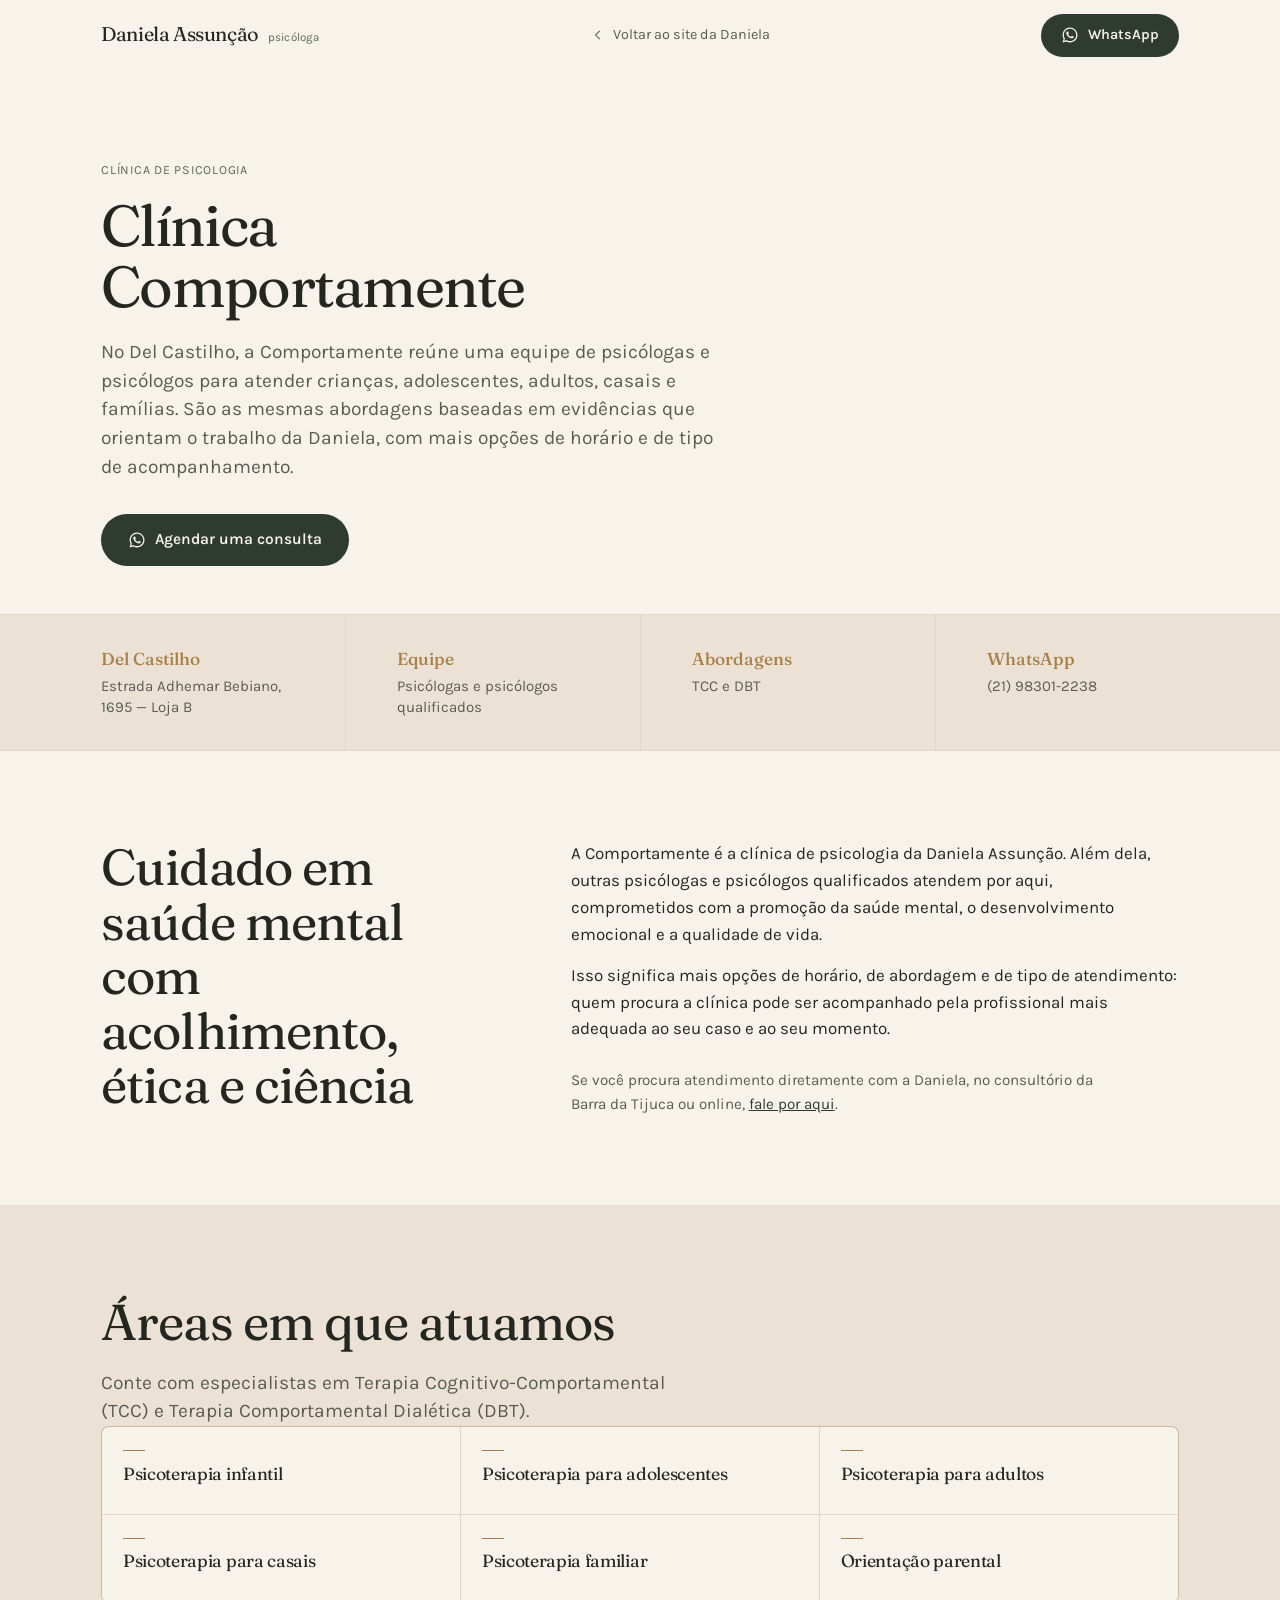
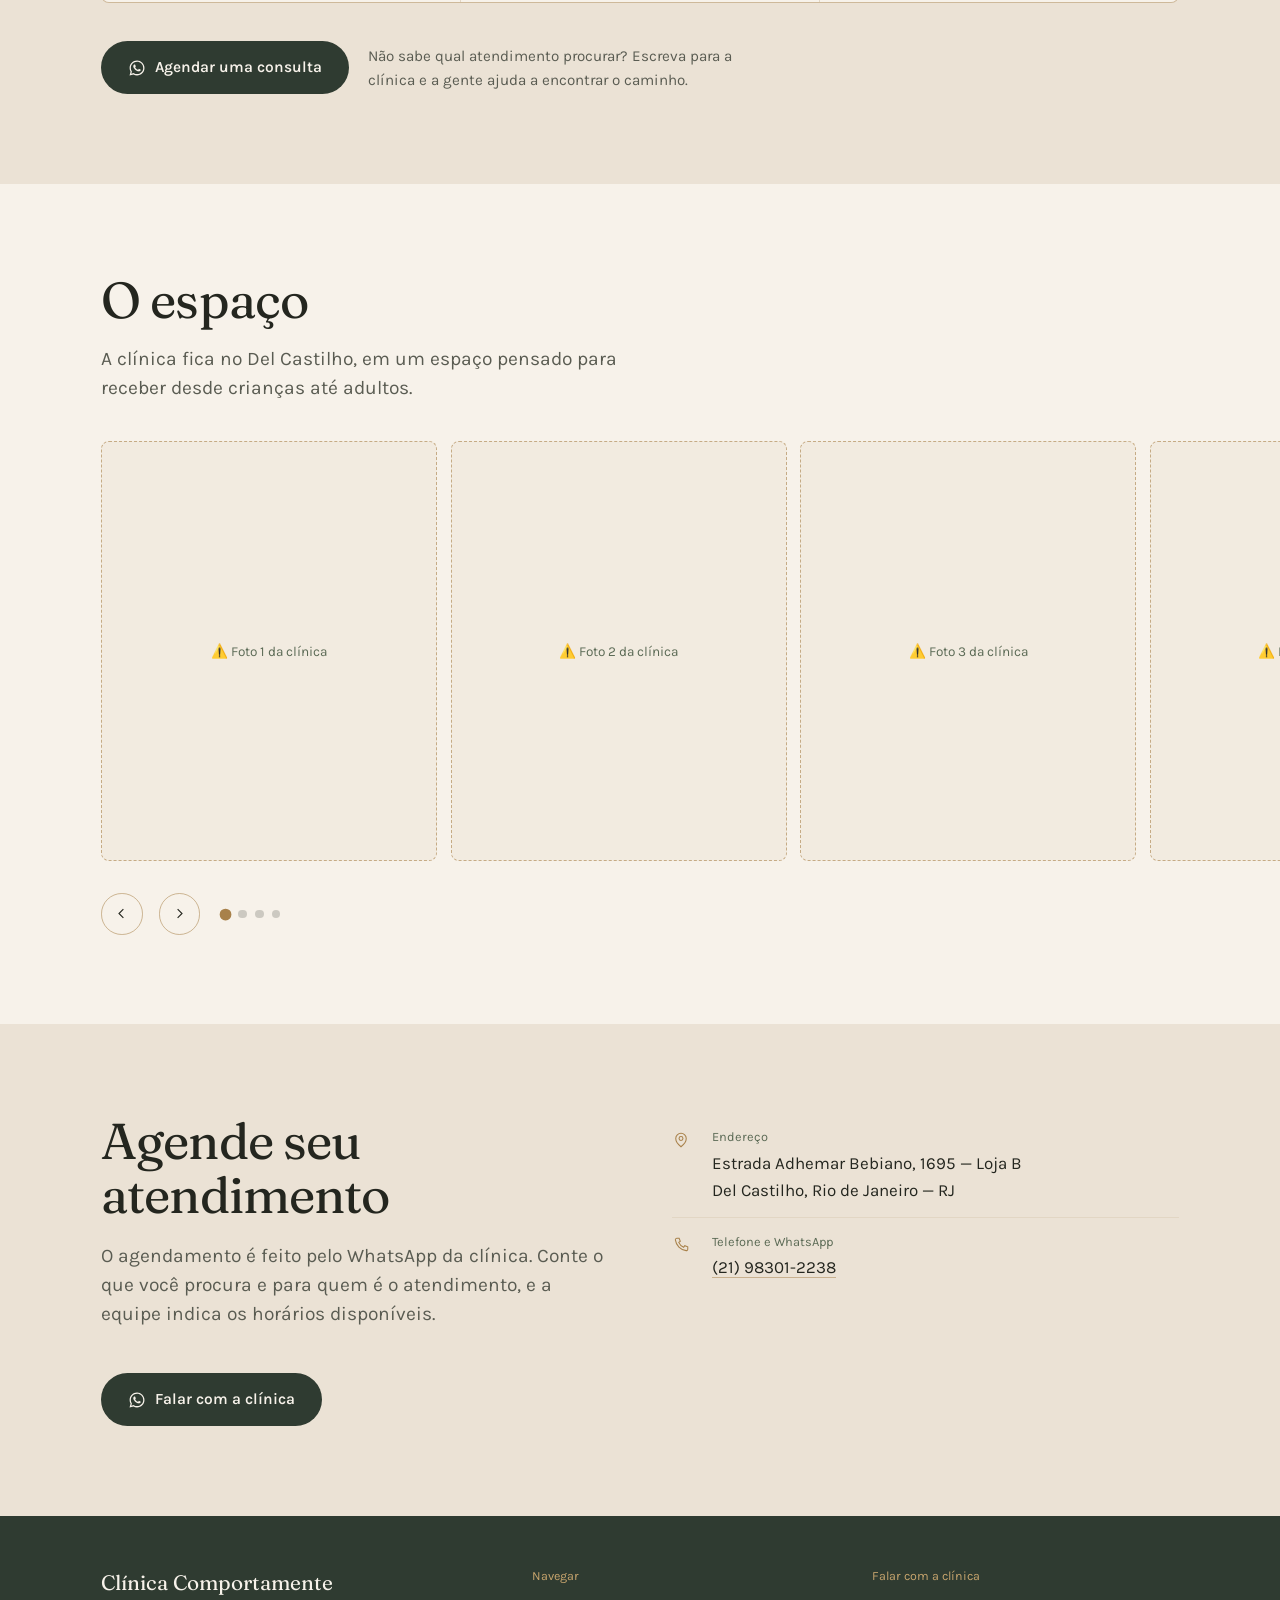
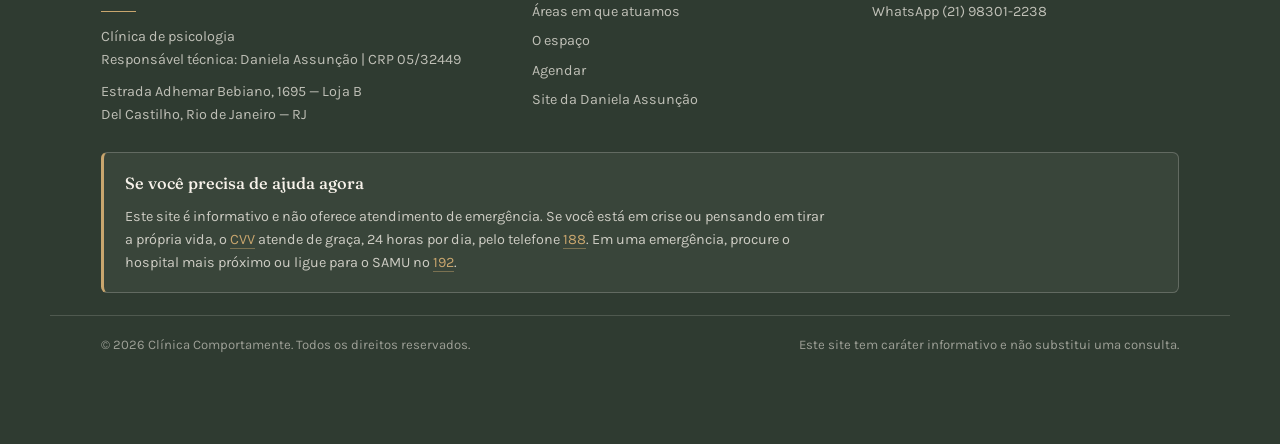
<file: clinica (1).html>
<!DOCTYPE html>
<html lang="pt-BR">
<head>
<meta charset="utf-8">
<meta name="viewport" content="width=device-width, initial-scale=1">
<title>Clínica Comportamente — clínica de psicologia no Del Castilho | Daniela Assunção</title>
<meta name="description" content="Clínica Comportamente, clínica de psicologia da psicóloga Daniela Assunção, no Del Castilho, Rio de Janeiro. Atendimento infantil, adolescente, adulto, casal, familiar e orientação parental.">
<meta name="theme-color" content="#F7F2EA">
<link rel="canonical" href="https://danielaassuncaopsicologa.com.br/clinica.html">
<meta property="og:type" content="website">
<meta property="og:locale" content="pt_BR">
<meta property="og:title" content="Clínica Comportamente | Daniela Assunção">
<meta property="og:description" content="A clínica de psicologia da Daniela Assunção, no Del Castilho. Equipe de psicólogas e psicólogos para diferentes tipos de atendimento.">
<link rel="icon" href="data:image/svg+xml,<svg xmlns='http://www.w3.org/2000/svg' viewBox='0 0 32 32'><rect width='32' height='32' rx='8' fill='%232F3B31'/><text x='16' y='22' font-family='Georgia,serif' font-size='16' fill='%23F7F2EA' text-anchor='middle'>da</text></svg>">

<style>
/* ---------- fontes embutidas ---------- */
@font-face{font-family:'Fraunces';src:url([data-uri]) format('woff2');font-weight:400;font-style:normal;font-display:swap}
@font-face{font-family:'Fraunces';src:url([data-uri]) format('woff2');font-weight:500;font-style:normal;font-display:swap}
@font-face{font-family:'Fraunces';src:url([data-uri]) format('woff2');font-weight:400;font-style:italic;font-display:swap}
@font-face{font-family:'Karla';src:url([data-uri]) format('woff2');font-weight:400;font-style:normal;font-display:swap}
@font-face{font-family:'Karla';src:url([data-uri]) format('woff2');font-weight:500;font-style:normal;font-display:swap}
@font-face{font-family:'Karla';src:url([data-uri]) format('woff2');font-weight:600;font-style:normal;font-display:swap}

/* ---------- tokens ---------- */
:root{
  --marfim:#F7F2EA; --areia:#EBE2D5; --areia-2:#E2D6C4;
  --tinta:#24261F; --tinta-70:#5A5C52; --mata:#2F3B31; --mata-claro:#3C4A3D;
  --salva:#6E7F65; --salva-txt:#5B6A55; --latao:#A8814A; --latao-claro:#C9A66E; --zap:#128C7E;
  --serif:'Fraunces',Georgia,'Times New Roman',serif;
  --sans:'Karla',-apple-system,BlinkMacSystemFont,'Segoe UI',sans-serif;
  --gut:clamp(1.5rem,4vw,4rem);
  --sec:clamp(3.25rem,7vw,7.5rem);
  --max:1180px;
}
*,*::before,*::after{box-sizing:border-box}
[hidden]{display:none!important}
html{-webkit-text-size-adjust:100%;scroll-behavior:smooth}
body{
  margin:0;background:var(--marfim);color:var(--tinta);
  font-family:var(--sans);font-size:clamp(1rem,.55vw + .92rem,1.06rem);
  line-height:1.58;font-weight:400;-webkit-font-smoothing:antialiased;
  overflow-x:hidden;
}
img{max-width:100%;height:auto;display:block}
a{color:inherit}
h1,h2,h3{font-family:var(--serif);font-weight:400;letter-spacing:-.018em;line-height:1.08;margin:0}
p{margin:0 0 .85em}
p:last-child{margin-bottom:0}
::selection{background:var(--latao);color:var(--marfim)}
:focus-visible{outline:2px solid var(--latao);outline-offset:3px;border-radius:2px}

.wrap{max-width:var(--max);margin-inline:auto;padding-inline:var(--gut)}
section[id]{scroll-margin-top:4.5rem}
.pular{position:absolute;left:-9999px;top:0;z-index:99}
.pular:focus{left:1rem;top:1rem}
.sec{padding-block:var(--sec)}
.titulo{font-size:clamp(2rem,4.4vw,3.15rem)}
.lead{font-size:clamp(1.04rem,1.1vw + .84rem,1.2rem);line-height:1.5;color:var(--tinta-70);max-width:56ch}
.fio{height:1px;background:var(--areia-2);border:0;margin:0}

/* ---------- botões ---------- */
.btn{
  display:inline-flex;align-items:center;gap:.6rem;font-family:var(--sans);
  font-weight:600;font-size:.97rem;line-height:1;text-decoration:none;cursor:pointer;
  padding:1.02rem 1.6rem;border-radius:999px;border:1px solid transparent;
  transition:background .25s ease,color .25s ease,border-color .25s ease,transform .25s ease;
}
.btn svg{width:18px;height:18px;flex:none}
.btn--zap{background:var(--mata);color:var(--marfim)}
.btn--zap:hover{background:var(--tinta);transform:translateY(-1px)}
.btn--linha{background:transparent;color:var(--tinta);border-color:rgba(168,129,74,.5)}
.btn--linha:hover{border-color:var(--latao);background:rgba(168,129,74,.1)}
.btn--claro{background:var(--marfim);color:var(--mata)}
.btn--claro:hover{background:#fff;transform:translateY(-1px)}
.btn--fantasma{background:transparent;color:var(--marfim);border-color:rgba(247,242,234,.4)}
.btn--fantasma:hover{border-color:var(--marfim);background:rgba(247,242,234,.1)}

/* ---------- topo ---------- */
.topo{
  position:sticky;top:0;z-index:60;background:rgba(247,242,234,.9);
  backdrop-filter:saturate(1.4) blur(12px);-webkit-backdrop-filter:saturate(1.4) blur(12px);
  border-bottom:1px solid transparent;transition:border-color .3s ease;
}
.topo.rolou{border-bottom-color:var(--areia-2)}
.topo__in{display:flex;align-items:center;justify-content:space-between;gap:1.5rem;
  max-width:var(--max);margin-inline:auto;padding:.85rem var(--gut)}
.marca{text-decoration:none;display:flex;align-items:baseline;gap:.55rem;white-space:nowrap}
.marca__n{font-family:var(--serif);font-size:1.24rem;letter-spacing:-.02em}
.marca__c{font-size:.72rem;color:var(--salva-txt);letter-spacing:.02em}
.menu{display:flex;align-items:center;gap:1.45rem;list-style:none;margin:0;padding:0}
.menu a{text-decoration:none;font-size:.93rem;white-space:nowrap;color:var(--tinta-70);position:relative;padding-block:.3rem}
.menu a::after{content:"";position:absolute;left:0;bottom:0;width:0;height:1px;background:var(--latao);transition:width .3s ease}
.menu a:hover{color:var(--tinta)}
.menu a:hover::after{width:100%}
.topo .btn{padding:.72rem 1.15rem;font-size:.9rem}

/* ---------- hero ---------- */
.hero{position:relative;padding-top:clamp(2.5rem,5vw,4.5rem);padding-bottom:0;overflow:hidden}
.hero__grade{display:grid;grid-template-columns:1.18fr .82fr;gap:clamp(2rem,5vw,4.5rem);align-items:end;
  max-width:var(--max);margin-inline:auto;padding-left:var(--gut)}
.hero__txt{padding-bottom:clamp(3rem,6vw,5rem);max-width:33rem}
.hero h1{font-size:clamp(2.05rem,4.2vw,3.45rem);line-height:1.07;letter-spacing:-.03em;text-wrap:balance}
.hero__sub{margin-top:1.6rem;font-size:clamp(1.05rem,1vw + .85rem,1.2rem);color:var(--tinta-70);max-width:40ch}
.hero__acoes{display:flex;flex-wrap:wrap;gap:.8rem;margin-top:2.2rem}
.hero__meta{margin-top:2.4rem;padding-top:1.2rem;border-top:1px solid var(--areia-2);
  font-size:.9rem;color:var(--salva-txt);max-width:36ch}
.hero__foto{position:relative;align-self:stretch;display:flex;align-items:flex-end;min-height:clamp(22rem,46vw,32rem)}
.hero__foto::before{
  content:"";position:absolute;right:calc(50% - 50vw);left:-2.2rem;top:2.5rem;bottom:0;
  background:var(--mata);border-radius:14rem 14rem 0 0;
  box-shadow:inset 0 0 0 1px rgba(201,166,110,.42);
}
.hero__foto img{position:relative;width:100%;max-width:24rem;margin-inline:auto;
  border-radius:13rem 13rem 0 0;object-fit:cover}
.hero__selo{
  position:absolute;left:-1.5rem;bottom:1.4rem;z-index:3;background:var(--marfim);
  border:1px solid var(--areia-2);border-left:3px solid var(--latao);
  padding:.8rem 1.15rem;font-size:.83rem;line-height:1.5;max-width:16rem;
  box-shadow:0 14px 34px -22px rgba(36,38,31,.5);
}
.hero__selo b{display:block;font-family:var(--serif);font-size:.98rem;font-weight:500}

/* faixa */
.faixa{background:var(--areia);border-block:1px solid var(--areia-2)}
.faixa__in{display:grid;grid-template-columns:repeat(4,1fr);max-width:var(--max);margin-inline:auto}
.faixa__cel{padding:1.9rem var(--gut);border-left:1px solid var(--areia-2);font-size:.94rem;line-height:1.45}
.faixa__cel:first-child{border-left:0}
.faixa__cel b{display:block;font-family:var(--serif);font-size:1.08rem;font-weight:500;
  margin-bottom:.3rem;color:var(--latao)}
.faixa__cel span{color:var(--tinta-70)}

/* ---------- sobre ---------- */
.sobre__grade{display:grid;grid-template-columns:.85fr 1.15fr;
  gap:1.5rem clamp(2rem,5vw,5rem);align-items:start}
.sobre__cab{grid-column:2;grid-row:1}
.sobre__col-f{grid-column:1;grid-row:1 / span 2}
.sobre__txt{grid-column:2;grid-row:2}
.sobre__col-f{position:sticky;top:6rem}
.sobre__f{position:relative}
.sobre__f img{border-radius:.4rem}
.sobre__f::after{content:"";position:absolute;inset:.9rem -.9rem -.9rem .9rem;border:1px solid var(--latao);border-radius:.4rem;z-index:-1}
.sobre__fatos{margin-top:2.6rem;list-style:none;padding:0}
.sobre__fatos li{padding:.7rem 0;border-top:1px solid var(--areia-2);font-size:.93rem;color:var(--tinta-70);display:flex;gap:.75rem}
.sobre__fatos li span{color:var(--latao);flex:none}
.sobre__txt p{max-width:64ch}
.sobre__cab .titulo{margin-bottom:1.2rem}
.cit{
  margin:2.4rem 0;padding:.2rem 0 .2rem 1.8rem;border-left:2px solid var(--latao);
  font-family:var(--serif);font-style:italic;font-size:clamp(1.35rem,2.2vw,1.75rem);
  line-height:1.35;color:var(--mata);
}
.livro{
  margin:2.4rem 0;background:var(--areia);border-radius:.5rem;border-left:2px solid var(--latao);padding:1.6rem 1.7rem;
  display:grid;grid-template-columns:auto 1fr;gap:1.2rem;align-items:start;
}
.livro__ic{width:2.4rem;height:2.4rem;flex:none;color:var(--latao)}
.livro h3{font-size:1.15rem;margin-bottom:.5rem}
.livro p{font-size:.95rem;color:var(--tinta-70);margin:0}
.livro__link{
  display:inline-flex;align-items:center;gap:.4rem;margin-top:1rem;
  font-size:.9rem;font-weight:500;text-decoration:none;color:var(--mata);
  border-bottom:1px solid var(--latao);padding-bottom:.15rem;
  transition:border-color .2s ease,color .2s ease;
}
.livro__link:hover{color:var(--tinta);border-bottom-color:var(--tinta)}
.livro__link svg{width:13px;height:13px}

/* ---------- painel dialético ---------- */
.dial{background:var(--areia);position:relative}
.dial__cab{max-width:var(--max);margin-inline:auto;padding:0 var(--gut) clamp(2.5rem,5vw,3.5rem)}
.dial__par{position:relative;display:grid;grid-template-columns:1fr 1fr;
  max-width:var(--max);margin-inline:auto;border:1px solid rgba(168,129,74,.4);border-radius:.6rem;overflow:hidden}
.dial__lado{padding:clamp(2.2rem,4vw,3.4rem)}
.dial__lado--a{background:var(--marfim)}
.dial__lado--m{background:var(--mata);color:var(--marfim)}
.dial__lado h3{font-size:clamp(1.5rem,2.4vw,2rem);margin-bottom:1rem}
.dial__lado--m h3{color:#fff}
.dial__lado p{max-width:38ch}
.dial__lado--a p{color:var(--tinta-70)}
.dial__lado--m p{color:rgba(247,242,234,.82)}
.dial__e{
  position:absolute;left:50%;top:50%;transform:translate(-50%,-50%);z-index:4;
  width:3.7rem;height:3.7rem;border-radius:50%;background:var(--marfim);
  border:1px solid var(--latao);display:grid;place-items:center;
  font-family:var(--serif);font-style:italic;font-size:1.5rem;color:var(--latao);
}
.dial__nota{max-width:var(--max);margin:2.2rem auto 0;padding-inline:var(--gut);
  font-size:.95rem;color:var(--tinta-70)}
.dial__nota span{display:block;max-width:62ch}

/* ---------- áreas ---------- */
.areas__cab{max-width:58ch}
.areas__rot{
  margin:clamp(1.8rem,3.5vw,2.6rem) 0 .9rem;font-size:.78rem;letter-spacing:.06em;
  text-transform:uppercase;color:var(--salva-txt);
}
.areas__grade{
  display:grid;grid-template-columns:repeat(4,1fr);gap:1px;background:var(--areia-2);
  border:1px solid rgba(168,129,74,.35);border-radius:.5rem;overflow:hidden;
}
.areas__grade.areas__grade--dois{grid-template-columns:repeat(2,1fr)}
.area{background:var(--marfim);padding:1.45rem 1.3rem}
.area h3{font-size:1.1rem;line-height:1.2;margin-bottom:.45rem}
.area h3::before{content:"";display:block;width:1.4rem;height:1px;background:var(--latao);margin-bottom:.7rem}
.area p{font-size:.9rem;line-height:1.45;color:var(--tinta-70);margin:0}
.areas__pe{display:flex;flex-wrap:wrap;align-items:center;gap:1.2rem;margin-top:2.4rem}
.areas__pe p{margin:0;font-size:.95rem;color:var(--tinta-70);max-width:42ch}

/* ---------- aviso de emergência ---------- */
.emerg{
  max-width:var(--max);margin-inline:auto;padding:0 var(--gut);
}
.emerg__cx{
  border:1px solid rgba(247,242,234,.22);border-left:3px solid var(--latao-claro);
  border-radius:.4rem;padding:1.1rem 1.3rem;background:rgba(247,242,234,.05);
}
.emerg__cx b{display:block;color:var(--marfim);font-family:var(--serif);font-weight:500;
  font-size:1.02rem;margin-bottom:.5rem}
.emerg__cx p{margin:0;font-size:.9rem;line-height:1.6;color:rgba(247,242,234,.78);max-width:78ch}
.emerg__cx a{color:var(--latao-claro);text-decoration:none;border-bottom:1px solid rgba(201,166,110,.45)}
.emerg__cx a:hover{color:var(--marfim);border-bottom-color:var(--marfim)}

/* ---------- listas com fio ---------- */
.duas{display:grid;grid-template-columns:.8fr 1.2fr;gap:clamp(2rem,5vw,5rem);align-items:start}
.lista{list-style:none;margin:0;padding:0;columns:2;column-gap:3rem}
.lista li{break-inside:avoid;padding:.8rem 0;border-top:1px solid var(--areia-2);font-size:1rem;line-height:1.45}
.lista li:first-child{border-top:0}
.aviso{margin-top:2.4rem;font-size:.95rem;color:var(--tinta-70);max-width:60ch}

/* ---------- atendimento ---------- */
.atd{background:var(--mata);color:var(--marfim)}
.atd .titulo{color:#fff}
.atd .lead{color:rgba(247,242,234,.75)}
.atd__grade{display:grid;grid-template-columns:1fr 1fr;gap:clamp(1.6rem,4vw,4rem);margin-top:clamp(1.8rem,4vw,3rem)}
.modo{border-top:1px solid rgba(247,242,234,.28);padding-top:1.2rem}
.modo h3{font-size:1.4rem;color:#fff;margin-bottom:.7rem}
.modo p{color:rgba(247,242,234,.8);max-width:44ch}
.modo__det{margin-top:1rem;font-size:.9rem;color:var(--latao-claro)}

/* ---------- carrossel (compartilhado) ---------- */
.car__ctrl{display:flex;align-items:center;gap:1rem;margin-top:clamp(1.4rem,3vw,2rem)}
.car__seta{
  width:2.6rem;height:2.6rem;border-radius:50%;border:1px solid rgba(168,129,74,.55);
  background:transparent;color:var(--tinta);display:grid;place-items:center;cursor:pointer;
  transition:border-color .2s ease,background .2s ease,color .2s ease;
}
.car__seta:hover{border-color:var(--latao);background:rgba(168,129,74,.12)}
.car__seta svg{width:15px;height:15px}
.car__pontos{display:flex;gap:.5rem;margin-left:.3rem}
.car__pt{
  width:.55rem;height:.55rem;padding:0;border:0;border-radius:50%;cursor:pointer;
  background:rgba(36,38,31,.2);transition:background .25s ease,transform .25s ease;
}
.car__pt[aria-current="true"]{background:var(--latao);transform:scale(1.3)}

/* ---------- consultório ---------- */
.cons__cab{max-width:54ch}
.cons__pista{
  display:flex;gap:.85rem;list-style:none;margin:clamp(1.5rem,3.5vw,2.4rem) 0 0;
  overflow-x:auto;scroll-snap-type:x mandatory;
  scrollbar-width:none;-ms-overflow-style:none;-webkit-overflow-scrolling:touch;
  --pad-pista:max(var(--gut),calc(50vw - (var(--max) / 2) + var(--gut)));
  padding-inline:var(--pad-pista);scroll-padding-inline:var(--pad-pista);
}
.cons__pista::-webkit-scrollbar{display:none}
.cons__item{flex:0 0 clamp(15rem,74vw,21rem);scroll-snap-align:start;margin:0}
.cons__item img{
  width:100%;aspect-ratio:4 / 5;object-fit:cover;border-radius:.5rem;
  border:1px solid rgba(168,129,74,.45);
}

/* ---------- FAQ ---------- */
.faq{max-width:52rem}
.faq details{border-top:1px solid var(--areia-2)}
.faq details:last-of-type{border-bottom:1px solid var(--areia-2)}
.faq summary{
  list-style:none;cursor:pointer;padding:1.15rem 3rem 1.15rem 0;position:relative;
  font-family:var(--serif);font-size:clamp(1.08rem,1.3vw,1.28rem);line-height:1.3;
}
.faq summary::-webkit-details-marker{display:none}
.faq summary::after{
  content:"";position:absolute;right:.5rem;top:50%;width:11px;height:11px;
  border-right:1.5px solid var(--latao);border-bottom:1.5px solid var(--latao);
  transform:translateY(-70%) rotate(45deg);transition:transform .3s ease;
}
.faq details[open] summary::after{transform:translateY(-30%) rotate(225deg)}
.faq summary:hover{color:var(--mata)}
.faq__corpo{padding:0 2.5rem 1.4rem 0;color:var(--tinta-70);max-width:62ch}
.faq__corpo p{font-size:.97rem;line-height:1.55}

/* ---------- contato ---------- */
.contato{background:var(--areia)}
.ct__grade{display:grid;grid-template-columns:1fr 1fr;gap:clamp(2.5rem,5vw,5rem);align-items:start}
.ct__dados{list-style:none;margin:0;padding:0}
.ct__dados li:first-child{border-top:0}
.ct__btn{margin-top:1.8rem}
.ct__dados li{display:grid;grid-template-columns:1.5rem 1fr;gap:1rem;padding:.85rem 0;border-top:1px solid var(--areia-2)}
.ct__dados svg{width:18px;height:18px;color:var(--latao);margin-top:.25rem}
.ct__dados a{text-decoration:none;border-bottom:1px solid rgba(168,129,74,.5)}
.ct__dados a:hover{border-bottom-color:var(--tinta)}
.ct__rot{display:block;font-size:.8rem;color:var(--salva-txt);margin-bottom:.15rem}
/* ---------- rodapé ---------- */
.rod{background:var(--mata);color:rgba(247,242,234,.72);font-size:.9rem}
.rod__in{max-width:var(--max);margin-inline:auto;padding:clamp(2.2rem,4vw,3.5rem) var(--gut) 1.6rem;
  display:grid;grid-template-columns:1.3fr 1fr 1fr;gap:2rem}
.rod h4{font-family:var(--serif);font-weight:400;font-size:1.3rem;color:var(--marfim);margin:0 0 .9rem}
.rod h4::after{content:"";display:block;width:2.2rem;height:1px;background:var(--latao-claro);margin-top:.7rem}
.rod ul{list-style:none;margin:0;padding:0}
.rod li{margin-bottom:.42rem}
.rod a{text-decoration:none}
.rod a:hover{color:var(--marfim)}
.rod__t{font-size:.78rem;color:var(--latao-claro);margin-bottom:.9rem}
.rod__base{max-width:var(--max);margin-inline:auto;margin-top:1.4rem;padding:1.2rem var(--gut) 5.5rem;
  border-top:1px solid rgba(247,242,234,.16);display:flex;flex-wrap:wrap;gap:1rem;
  justify-content:space-between;font-size:.82rem;color:rgba(247,242,234,.55)}

/* ---------- barra móvel ---------- */
.barra{
  position:fixed;left:0;right:0;bottom:0;z-index:70;display:none;gap:.6rem;
  padding:.6rem .8rem calc(.6rem + env(safe-area-inset-bottom));
  background:rgba(247,242,234,.96);border-top:1px solid var(--areia-2);
  backdrop-filter:blur(10px);-webkit-backdrop-filter:blur(10px);
}
.barra .btn{flex:1;justify-content:center;padding:.9rem 1rem;font-size:.93rem}

/* ---------- entrada ---------- */
.anim{opacity:0;transform:translateY(14px)}
.pronto .anim{opacity:1;transform:none;transition:opacity .8s ease,transform .8s cubic-bezier(.2,.7,.3,1)}
.pronto .anim:nth-child(2){transition-delay:.1s}
.pronto .anim:nth-child(3){transition-delay:.18s}
.pronto .anim:nth-child(4){transition-delay:.26s}
.pronto .hero__foto{opacity:1;transition:opacity 1s ease .15s}
.hero__foto{opacity:0}

/* ---------- responsivo ---------- */
@media (max-width:1000px){
  .menu{display:none}
  .hero{padding-top:0}
  .hero__grade{display:flex;flex-direction:column;padding-inline:var(--gut);gap:0}
  .hero__foto{order:-1;min-height:0;margin-inline:calc(var(--gut) * -1);padding-inline:var(--gut)}
  .hero__foto::before{left:0;right:0;top:1.4rem;bottom:0;border-radius:9rem 9rem 0 0}
  .hero__foto img{max-width:17rem}
  .hero__selo{left:var(--gut);bottom:1.2rem}
  .hero__txt{padding:2.2rem 0 0;max-width:none}
  .hero h1{font-size:clamp(1.95rem,7.4vw,2.6rem)}
  .hero__sub{margin-top:1.1rem;max-width:none}
  .hero__acoes{margin-top:1.6rem}
  .hero__meta{margin-top:1.7rem;padding-top:1rem;max-width:none}
  .faixa{margin-top:1.8rem}
  .faixa__cel{padding:1rem var(--gut)}
  .sobre__fatos{margin-top:1.3rem}
  .sobre__col-f{margin-bottom:1.6rem}
  .cit{margin:1.4rem 0;padding-left:1.2rem;font-size:1.25rem}
  .livro{margin:1.4rem 0;padding:1.1rem 1.2rem}
  .areas__pe{margin-top:1.4rem}
  .aviso{margin-top:1.4rem}
  .hero__meta{margin-top:1.3rem}
  .faixa__in{grid-template-columns:1fr 1fr}
  .faixa__cel{border-top:1px solid var(--areia-2)}
  .faixa__cel:nth-child(-n+2){border-top:0}
  .faixa__cel:nth-child(odd){border-left:0}
  .sobre__grade,.duas,.ct__grade,.atd__grade{grid-template-columns:1fr}
  .ct__grade,.duas,.sobre__grade{gap:1.7rem}
  .sobre__grade{display:flex;flex-direction:column}
  .sobre__cab{order:1}
  .sobre__col-f{order:2;position:static;max-width:26rem}
  .sobre__txt{order:3}
  .sobre__f::after{inset:.7rem -.7rem -.7rem .7rem}
  .dial__par{grid-template-columns:1fr}
  .dial__e{top:auto;bottom:auto;left:50%;top:50%}
  .rod__in{grid-template-columns:1fr 1fr}
  .barra{display:flex}
  .rod__base{padding-bottom:6rem}
}
@media (max-width:620px){
  :root{--sec:2.3rem;--gut:1.35rem}
  .lista{columns:1}
  .lista li{padding:.7rem 0}
  .livro{grid-template-columns:1fr;gap:.5rem}
  .livro__ic{width:1.7rem;height:1.7rem}
  .dial__lado{padding:1.3rem 1.2rem 1.5rem}
  .dial__lado h3{margin-bottom:.6rem}
  .areas__grade{grid-template-columns:1fr 1fr}
  .area{padding:1rem .95rem}
  .area h3{font-size:1rem}
  .area p{font-size:.82rem;line-height:1.4}
  .faixa__in{grid-template-columns:1fr 1fr}
  .faixa__cel{padding:.9rem 1rem;font-size:.88rem}
  .faixa__cel b{font-size:1rem}
  .faixa__cel:nth-child(odd){border-left:0}
  .faixa__cel:nth-child(-n+2){border-top:0}
  .faixa__cel:nth-child(n+3){border-top:1px solid var(--areia-2)}
  .ct__dados li{padding:.75rem 0}
  .rod__in{grid-template-columns:1fr 1fr;gap:1.4rem}
  .rod__in > :first-child{grid-column:1 / -1}
  .titulo{font-size:clamp(1.75rem,7.5vw,2.2rem)}
  .sec .lead{margin-top:.8rem!important}
  .faq summary{padding:1rem 2.5rem 1rem 0}
  .topo .btn span{display:none}
  .topo .btn{padding:.7rem .85rem}
}
@media (prefers-reduced-motion:reduce){
  html{scroll-behavior:auto}
  *,*::before,*::after{animation-duration:.001ms!important;transition-duration:.001ms!important}
  .anim,.hero__foto{opacity:1!important;transform:none!important}
}
</style>

<style>
.voltar{display:inline-flex;align-items:center;gap:.45rem;font-size:.9rem;text-decoration:none;
  color:var(--tinta-70);white-space:nowrap}
.voltar:hover{color:var(--tinta)}
.voltar svg{width:14px;height:14px}
@media (max-width:760px){.voltar{display:none}}
.capa{padding-block:clamp(3rem,7vw,6rem) clamp(2rem,4vw,3rem)}
.capa h1{font-size:clamp(2.1rem,4.6vw,3.6rem);line-height:1.06;letter-spacing:-.03em;max-width:16ch}
.capa .lead{margin-top:1.3rem}
.capa__acoes{display:flex;flex-wrap:wrap;gap:.8rem;margin-top:2rem}
.vazio{
  width:100%;aspect-ratio:4 / 5;border:1px dashed rgba(168,129,74,.6);border-radius:.5rem;
  background:rgba(168,129,74,.06);display:grid;place-items:center;text-align:center;
  padding:1rem;font-size:.85rem;line-height:1.4;color:var(--salva-txt);
}
</style>

</head>
<body>

<a class="btn btn--linha pular" href="#conteudo">Ir para o conteúdo</a>

<header class="topo" id="topo">
  <div class="topo__in">
    <a class="marca" href="index.html">
      <span class="marca__n">Daniela Assunção</span>
      <span class="marca__c">psicóloga</span>
    </a>
    <a class="voltar" href="index.html">
      <svg viewBox="0 0 24 24" fill="none" stroke="currentColor" stroke-width="1.8" aria-hidden="true"><path d="M15 5 8 12l7 7"/></svg>
      Voltar ao site da Daniela
    </a>
    <a class="btn btn--zap" href="https://wa.me/5521983012238?text=Ol%C3%A1%2C%20vim%20pelo%20site%20da%20psic%C3%B3loga%20Daniela%20Assun%C3%A7%C3%A3o%20e%20gostaria%20de%20agendar%20um%20atendimento%20na%20Cl%C3%ADnica%20Comportamente." target="_blank" rel="noopener">
      <svg viewBox="0 0 24 24" fill="currentColor" aria-hidden="true"><path d="M12.04 2C6.58 2 2.13 6.45 2.13 11.91c0 1.75.46 3.45 1.32 4.95L2 22l5.25-1.38a9.9 9.9 0 0 0 4.79 1.22h.01c5.46 0 9.91-4.45 9.91-9.91 0-2.65-1.03-5.14-2.9-7.01A9.82 9.82 0 0 0 12.04 2Zm0 18.15h-.01a8.2 8.2 0 0 1-4.19-1.15l-.3-.18-3.12.82.83-3.04-.2-.31a8.19 8.19 0 0 1-1.26-4.38c0-4.54 3.7-8.24 8.25-8.24 2.2 0 4.27.86 5.83 2.42a8.19 8.19 0 0 1 2.41 5.83c0 4.54-3.7 8.23-8.24 8.23Zm4.52-6.16c-.25-.12-1.47-.72-1.69-.81-.23-.08-.39-.12-.56.13-.16.24-.64.8-.79.97-.14.16-.29.18-.54.06-.25-.12-1.05-.39-1.99-1.23-.74-.66-1.23-1.47-1.38-1.72-.14-.25-.01-.38.11-.5.11-.11.25-.29.37-.43.12-.15.16-.25.25-.41.08-.17.04-.31-.02-.43-.06-.12-.56-1.34-.76-1.84-.2-.48-.4-.41-.56-.42h-.47c-.16 0-.43.06-.65.31-.22.25-.85.83-.85 2.03s.87 2.35.99 2.51c.12.16 1.72 2.62 4.16 3.67.58.25 1.03.4 1.39.51.58.19 1.11.16 1.53.1.47-.07 1.47-.6 1.67-1.18.21-.58.21-1.07.15-1.18-.06-.11-.22-.17-.47-.29Z"/></svg>
      <span>WhatsApp</span>
    </a>
  </div>
</header>

<main id="conteudo">

<!-- ================= CAPA ================= -->
<section class="sec capa">
  <div class="wrap">
    <p class="areas__rot" style="margin-top:0">Clínica de psicologia</p>
    <h1 class="anim">Clínica Comportamente</h1>
    <p class="lead anim">No Del Castilho, a Comportamente reúne uma equipe de psicólogas e psicólogos para atender crianças, adolescentes, adultos, casais e famílias. São as mesmas abordagens baseadas em evidências que orientam o trabalho da Daniela, com mais opções de horário e de tipo de acompanhamento.</p>
    <div class="capa__acoes anim">
      <a class="btn btn--zap" href="https://wa.me/5521983012238?text=Ol%C3%A1%2C%20vim%20pelo%20site%20da%20psic%C3%B3loga%20Daniela%20Assun%C3%A7%C3%A3o%20e%20gostaria%20de%20agendar%20um%20atendimento%20na%20Cl%C3%ADnica%20Comportamente." target="_blank" rel="noopener">
        <svg viewBox="0 0 24 24" fill="currentColor" aria-hidden="true"><path d="M12.04 2C6.58 2 2.13 6.45 2.13 11.91c0 1.75.46 3.45 1.32 4.95L2 22l5.25-1.38a9.9 9.9 0 0 0 4.79 1.22h.01c5.46 0 9.91-4.45 9.91-9.91 0-2.65-1.03-5.14-2.9-7.01A9.82 9.82 0 0 0 12.04 2Zm0 18.15h-.01a8.2 8.2 0 0 1-4.19-1.15l-.3-.18-3.12.82.83-3.04-.2-.31a8.19 8.19 0 0 1-1.26-4.38c0-4.54 3.7-8.24 8.25-8.24 2.2 0 4.27.86 5.83 2.42a8.19 8.19 0 0 1 2.41 5.83c0 4.54-3.7 8.23-8.24 8.23Zm4.52-6.16c-.25-.12-1.47-.72-1.69-.81-.23-.08-.39-.12-.56.13-.16.24-.64.8-.79.97-.14.16-.29.18-.54.06-.25-.12-1.05-.39-1.99-1.23-.74-.66-1.23-1.47-1.38-1.72-.14-.25-.01-.38.11-.5.11-.11.25-.29.37-.43.12-.15.16-.25.25-.41.08-.17.04-.31-.02-.43-.06-.12-.56-1.34-.76-1.84-.2-.48-.4-.41-.56-.42h-.47c-.16 0-.43.06-.65.31-.22.25-.85.83-.85 2.03s.87 2.35.99 2.51c.12.16 1.72 2.62 4.16 3.67.58.25 1.03.4 1.39.51.58.19 1.11.16 1.53.1.47-.07 1.47-.6 1.67-1.18.21-.58.21-1.07.15-1.18-.06-.11-.22-.17-.47-.29Z"/></svg>
        Agendar uma consulta
      </a>
    </div>
  </div>
</section>

<div class="faixa">
  <div class="faixa__in">
    <div class="faixa__cel"><b>Del Castilho</b><span>Estrada Adhemar Bebiano, 1695 — Loja B</span></div>
    <div class="faixa__cel"><b>Equipe</b><span>Psicólogas e psicólogos qualificados</span></div>
    <div class="faixa__cel"><b>Abordagens</b><span>TCC e DBT</span></div>
    <div class="faixa__cel"><b>WhatsApp</b><span>(21) 98301-2238</span></div>
  </div>
</div>

<!-- ================= SOBRE A CLÍNICA ================= -->
<section class="sec">
  <div class="wrap duas">
    <div>
      <h2 class="titulo">Cuidado em saúde mental com acolhimento, ética e ciência</h2>
    </div>
    <div>
      <p>A Comportamente é a clínica de psicologia da Daniela Assunção. Além dela, outras psicólogas e psicólogos qualificados atendem por aqui, comprometidos com a promoção da saúde mental, o desenvolvimento emocional e a qualidade de vida.</p>
      <p>Isso significa mais opções de horário, de abordagem e de tipo de atendimento: quem procura a clínica pode ser acompanhado pela profissional mais adequada ao seu caso e ao seu momento.</p>
      <p class="aviso" style="margin-top:1.6rem">Se você procura atendimento diretamente com a Daniela, no consultório da Barra da Tijuca ou online, <a href="index.html#contato" style="color:var(--mata)">fale por aqui</a>.</p>
    </div>
  </div>
</section>

<!-- ================= ATENDIMENTOS ================= -->
<section class="sec contato" id="atendimentos">
  <div class="wrap">
    <div class="areas__cab">
      <h2 class="titulo">Áreas em que atuamos</h2>
      <p class="lead" style="margin-top:1.2rem">Conte com especialistas em Terapia Cognitivo-Comportamental (TCC) e Terapia Comportamental Dialética (DBT).</p>
    </div>

    <div class="areas__grade" style="grid-template-columns:repeat(3,1fr)">
      <article class="area"><h3>Psicoterapia infantil</h3></article>
      <article class="area"><h3>Psicoterapia para adolescentes</h3></article>
      <article class="area"><h3>Psicoterapia para adultos</h3></article>
      <article class="area"><h3>Psicoterapia para casais</h3></article>
      <article class="area"><h3>Psicoterapia familiar</h3></article>
      <article class="area"><h3>Orientação parental</h3></article>
    </div>

    <div class="areas__pe">
      <a class="btn btn--zap" href="https://wa.me/5521983012238?text=Ol%C3%A1%2C%20vim%20pelo%20site%20da%20psic%C3%B3loga%20Daniela%20Assun%C3%A7%C3%A3o%20e%20gostaria%20de%20agendar%20um%20atendimento%20na%20Cl%C3%ADnica%20Comportamente." target="_blank" rel="noopener">
        <svg viewBox="0 0 24 24" fill="currentColor" aria-hidden="true"><path d="M12.04 2C6.58 2 2.13 6.45 2.13 11.91c0 1.75.46 3.45 1.32 4.95L2 22l5.25-1.38a9.9 9.9 0 0 0 4.79 1.22h.01c5.46 0 9.91-4.45 9.91-9.91 0-2.65-1.03-5.14-2.9-7.01A9.82 9.82 0 0 0 12.04 2Zm0 18.15h-.01a8.2 8.2 0 0 1-4.19-1.15l-.3-.18-3.12.82.83-3.04-.2-.31a8.19 8.19 0 0 1-1.26-4.38c0-4.54 3.7-8.24 8.25-8.24 2.2 0 4.27.86 5.83 2.42a8.19 8.19 0 0 1 2.41 5.83c0 4.54-3.7 8.23-8.24 8.23Zm4.52-6.16c-.25-.12-1.47-.72-1.69-.81-.23-.08-.39-.12-.56.13-.16.24-.64.8-.79.97-.14.16-.29.18-.54.06-.25-.12-1.05-.39-1.99-1.23-.74-.66-1.23-1.47-1.38-1.72-.14-.25-.01-.38.11-.5.11-.11.25-.29.37-.43.12-.15.16-.25.25-.41.08-.17.04-.31-.02-.43-.06-.12-.56-1.34-.76-1.84-.2-.48-.4-.41-.56-.42h-.47c-.16 0-.43.06-.65.31-.22.25-.85.83-.85 2.03s.87 2.35.99 2.51c.12.16 1.72 2.62 4.16 3.67.58.25 1.03.4 1.39.51.58.19 1.11.16 1.53.1.47-.07 1.47-.6 1.67-1.18.21-.58.21-1.07.15-1.18-.06-.11-.22-.17-.47-.29Z"/></svg>
        Agendar uma consulta
      </a>
      <p>Não sabe qual atendimento procurar? Escreva para a clínica e a gente ajuda a encontrar o caminho.</p>
    </div>
  </div>
</section>

<!-- ================= O ESPAÇO ================= -->
<!-- ⚠️ CARROSSEL AGUARDANDO FOTOS DA CLÍNICA.
     Para preencher: troque cada <div class="vazio">…</div> por
     <img src="data:image/jpeg;base64,…" width="560" height="700" loading="lazy" decoding="async" alt="…">
     As fotos devem sair em 4:5 (560x700 é o tamanho usado no site da Daniela).
     Enquanto não houver fotos, apague esta seção inteira antes de publicar. -->
<section class="sec" id="espaco" aria-labelledby="esp-tit">
  <div class="wrap">
    <div class="cons__cab">
      <h2 class="titulo" id="esp-tit">O espaço</h2>
      <p class="lead" style="margin-top:1.1rem">A clínica fica no Del Castilho, em um espaço pensado para receber desde crianças até adultos.</p>
    </div>
  </div>

  <ul class="cons__pista" id="esp-pista" tabindex="0" aria-label="Fotos da clínica">
    <li class="cons__item"><div class="vazio">⚠️ Foto 1 da clínica</div></li>
    <li class="cons__item"><div class="vazio">⚠️ Foto 2 da clínica</div></li>
    <li class="cons__item"><div class="vazio">⚠️ Foto 3 da clínica</div></li>
    <li class="cons__item"><div class="vazio">⚠️ Foto 4 da clínica</div></li>
  </ul>

  <div class="wrap">
    <div class="car__ctrl">
      <button class="car__seta" type="button" id="esp-ant" aria-label="Foto anterior">
        <svg viewBox="0 0 24 24" fill="none" stroke="currentColor" stroke-width="1.8" aria-hidden="true"><path d="M15 5 8 12l7 7"/></svg>
      </button>
      <button class="car__seta" type="button" id="esp-prox" aria-label="Próxima foto">
        <svg viewBox="0 0 24 24" fill="none" stroke="currentColor" stroke-width="1.8" aria-hidden="true"><path d="m9 5 7 7-7 7"/></svg>
      </button>
      <div class="car__pontos" id="esp-pontos" aria-label="Escolher foto"></div>
    </div>
  </div>
</section>

<!-- ================= CONTATO ================= -->
<section class="sec contato" id="contato">
  <div class="wrap ct__grade">
    <div>
      <h2 class="titulo">Agende seu atendimento</h2>
      <p class="lead" style="margin-top:1.2rem">O agendamento é feito pelo WhatsApp da clínica. Conte o que você procura e para quem é o atendimento, e a equipe indica os horários disponíveis.</p>
      <a class="btn btn--zap ct__btn" href="https://wa.me/5521983012238?text=Ol%C3%A1%2C%20vim%20pelo%20site%20da%20psic%C3%B3loga%20Daniela%20Assun%C3%A7%C3%A3o%20e%20gostaria%20de%20agendar%20um%20atendimento%20na%20Cl%C3%ADnica%20Comportamente." target="_blank" rel="noopener">
        <svg viewBox="0 0 24 24" fill="currentColor" aria-hidden="true"><path d="M12.04 2C6.58 2 2.13 6.45 2.13 11.91c0 1.75.46 3.45 1.32 4.95L2 22l5.25-1.38a9.9 9.9 0 0 0 4.79 1.22h.01c5.46 0 9.91-4.45 9.91-9.91 0-2.65-1.03-5.14-2.9-7.01A9.82 9.82 0 0 0 12.04 2Zm0 18.15h-.01a8.2 8.2 0 0 1-4.19-1.15l-.3-.18-3.12.82.83-3.04-.2-.31a8.19 8.19 0 0 1-1.26-4.38c0-4.54 3.7-8.24 8.25-8.24 2.2 0 4.27.86 5.83 2.42a8.19 8.19 0 0 1 2.41 5.83c0 4.54-3.7 8.23-8.24 8.23Zm4.52-6.16c-.25-.12-1.47-.72-1.69-.81-.23-.08-.39-.12-.56.13-.16.24-.64.8-.79.97-.14.16-.29.18-.54.06-.25-.12-1.05-.39-1.99-1.23-.74-.66-1.23-1.47-1.38-1.72-.14-.25-.01-.38.11-.5.11-.11.25-.29.37-.43.12-.15.16-.25.25-.41.08-.17.04-.31-.02-.43-.06-.12-.56-1.34-.76-1.84-.2-.48-.4-.41-.56-.42h-.47c-.16 0-.43.06-.65.31-.22.25-.85.83-.85 2.03s.87 2.35.99 2.51c.12.16 1.72 2.62 4.16 3.67.58.25 1.03.4 1.39.51.58.19 1.11.16 1.53.1.47-.07 1.47-.6 1.67-1.18.21-.58.21-1.07.15-1.18-.06-.11-.22-.17-.47-.29Z"/></svg>
        Falar com a clínica
      </a>
    </div>

    <div>
      <ul class="ct__dados">
        <li>
          <svg viewBox="0 0 24 24" fill="none" stroke="currentColor" stroke-width="1.4" aria-hidden="true"><path d="M12 21s7-5.5 7-11a7 7 0 1 0-14 0c0 5.5 7 11 7 11Z"/><circle cx="12" cy="10" r="2.6"/></svg>
          <div><span class="ct__rot">Endereço</span>
            Estrada Adhemar Bebiano, 1695 — Loja B<br>Del Castilho, Rio de Janeiro — RJ
          </div>
        </li>
        <li>
          <svg viewBox="0 0 24 24" fill="none" stroke="currentColor" stroke-width="1.4" aria-hidden="true"><path d="M6.5 3h3l1.6 4-2.1 1.5a12 12 0 0 0 6.5 6.5L17 12.9l4 1.6v3a2 2 0 0 1-2.2 2A16.5 16.5 0 0 1 4.5 5.2 2 2 0 0 1 6.5 3Z"/></svg>
          <div><span class="ct__rot">Telefone e WhatsApp</span>
            <a href="tel:+5521983012238">(21) 98301-2238</a>
          </div>
        </li>
      </ul>
    </div>
  </div>
</section>

</main>

<footer class="rod">
  <div class="rod__in">
    <div>
      <h4>Clínica Comportamente</h4>
      <p style="margin:0 0 .6rem">Clínica de psicologia<br>Responsável técnica: Daniela Assunção | CRP 05/32449</p>
      <p style="margin:0">Estrada Adhemar Bebiano, 1695 — Loja B<br>Del Castilho, Rio de Janeiro — RJ</p>
    </div>
    <div>
      <p class="rod__t">Navegar</p>
      <ul>
        <li><a href="#atendimentos">Áreas em que atuamos</a></li>
        <li><a href="#espaco">O espaço</a></li>
        <li><a href="#contato">Agendar</a></li>
        <li><a href="index.html">Site da Daniela Assunção</a></li>
      </ul>
    </div>
    <div>
      <p class="rod__t">Falar com a clínica</p>
      <ul>
        <li><a href="https://wa.me/5521983012238?text=Ol%C3%A1%2C%20vim%20pelo%20site%20da%20psic%C3%B3loga%20Daniela%20Assun%C3%A7%C3%A3o%20e%20gostaria%20de%20agendar%20um%20atendimento%20na%20Cl%C3%ADnica%20Comportamente." target="_blank" rel="noopener">WhatsApp (21) 98301-2238</a></li>
      </ul>
    </div>
  </div>

  <div class="emerg">
    <div class="emerg__cx">
      <b>Se você precisa de ajuda agora</b>
      <p>Este site é informativo e não oferece atendimento de emergência. Se você está em crise ou pensando em tirar a própria vida, o <a href="https://www.cvv.org.br/" target="_blank" rel="noopener">CVV</a> atende de graça, 24 horas por dia, pelo telefone <a href="tel:188">188</a>. Em uma emergência, procure o hospital mais próximo ou ligue para o SAMU no <a href="tel:192">192</a>.</p>
    </div>
  </div>

  <div class="rod__base">
    <span>© <span id="ano">2026</span> Clínica Comportamente. Todos os direitos reservados.</span>
    <span>Este site tem caráter informativo e não substitui uma consulta.</span>
  </div>
</footer>

<div class="barra">
  <a class="btn btn--linha" href="index.html">Site da Daniela</a>
  <a class="btn btn--zap" href="https://wa.me/5521983012238?text=Ol%C3%A1%2C%20vim%20pelo%20site%20da%20psic%C3%B3loga%20Daniela%20Assun%C3%A7%C3%A3o%20e%20gostaria%20de%20agendar%20um%20atendimento%20na%20Cl%C3%ADnica%20Comportamente." target="_blank" rel="noopener">
    <svg viewBox="0 0 24 24" fill="currentColor" aria-hidden="true"><path d="M12.04 2C6.58 2 2.13 6.45 2.13 11.91c0 1.75.46 3.45 1.32 4.95L2 22l5.25-1.38a9.9 9.9 0 0 0 4.79 1.22h.01c5.46 0 9.91-4.45 9.91-9.91 0-2.65-1.03-5.14-2.9-7.01A9.82 9.82 0 0 0 12.04 2Zm0 18.15h-.01a8.2 8.2 0 0 1-4.19-1.15l-.3-.18-3.12.82.83-3.04-.2-.31a8.19 8.19 0 0 1-1.26-4.38c0-4.54 3.7-8.24 8.25-8.24 2.2 0 4.27.86 5.83 2.42a8.19 8.19 0 0 1 2.41 5.83c0 4.54-3.7 8.23-8.24 8.23Zm4.52-6.16c-.25-.12-1.47-.72-1.69-.81-.23-.08-.39-.12-.56.13-.16.24-.64.8-.79.97-.14.16-.29.18-.54.06-.25-.12-1.05-.39-1.99-1.23-.74-.66-1.23-1.47-1.38-1.72-.14-.25-.01-.38.11-.5.11-.11.25-.29.37-.43.12-.15.16-.25.25-.41.08-.17.04-.31-.02-.43-.06-.12-.56-1.34-.76-1.84-.2-.48-.4-.41-.56-.42h-.47c-.16 0-.43.06-.65.31-.22.25-.85.83-.85 2.03s.87 2.35.99 2.51c.12.16 1.72 2.62 4.16 3.67.58.25 1.03.4 1.39.51.58.19 1.11.16 1.53.1.47-.07 1.47-.6 1.67-1.18.21-.58.21-1.07.15-1.18-.06-.11-.22-.17-.47-.29Z"/></svg>
    Agendar
  </a>
</div>

<script type="application/ld+json">
{
  "@context":"https://schema.org",
  "@type":"Psychologist",
  "name":"Clínica Comportamente",
  "description":"Clínica de psicologia no Del Castilho, Rio de Janeiro. Atendimento infantil, adolescente, adulto, de casais e familiar, com abordagens baseadas em evidências.",
  "url":"https://danielaassuncaopsicologa.com.br/clinica.html",
  "telephone":"+55 21 98301-2238",
  "address":{"@type":"PostalAddress","streetAddress":"Estrada Adhemar Bebiano, 1695 - Loja B","addressLocality":"Rio de Janeiro","addressRegion":"RJ","addressCountry":"BR"},
  "employee":{"@type":"Person","name":"Daniela Assunção","jobTitle":"Psicóloga"}
}
</script>

<script>
(function () {
  "use strict";
  document.getElementById("ano").textContent = new Date().getFullYear();
  requestAnimationFrame(function () { document.body.classList.add("pronto"); });
  var topo = document.getElementById("topo");
  var aoRolar = function () { topo.classList.toggle("rolou", window.scrollY > 12); };
  aoRolar();
  window.addEventListener("scroll", aoRolar, { passive: true });

  /* ---------- carrossel (mesma mecânica do site da Daniela) ---------- */
  var semMovimento = window.matchMedia("(prefers-reduced-motion: reduce)").matches;

  function montarCarrossel(idPista, idPontos, idAnt, idProx, intervalo) {
    var pista = document.getElementById(idPista);
    if (!pista) return;
    var itens = pista.children;
    var pontos = document.getElementById(idPontos);
    var atual = 0, pausadoAte = 0;

    for (var i = 0; i < itens.length; i++) {
      (function (n) {
        var b = document.createElement("button");
        b.className = "car__pt";
        b.type = "button";
        b.setAttribute("aria-label", "Item " + (n + 1) + " de " + itens.length);
        b.addEventListener("click", function () { pausar(); ir(n); });
        pontos.appendChild(b);
      })(i);
    }
    var bolinhas = pontos.querySelectorAll(".car__pt");

    function pausar() { pausadoAte = Date.now() + 12000; }

    function marcar(n) {
      atual = n;
      for (var k = 0; k < bolinhas.length; k++) {
        bolinhas[k].setAttribute("aria-current", k === n ? "true" : "false");
      }
    }

    function ir(n) {
      var base = itens[0].offsetLeft;
      pista.scrollTo({ left: itens[n].offsetLeft - base, behavior: semMovimento ? "auto" : "smooth" });
      marcar(n);
    }

    function fim() { return pista.scrollLeft + pista.clientWidth >= pista.scrollWidth - 8; }

    function avancar() {
      if (atual >= itens.length - 1 || fim()) ir(0);
      else ir(atual + 1);
    }

    marcar(0);
    document.getElementById(idAnt).addEventListener("click", function () {
      pausar(); ir((atual - 1 + itens.length) % itens.length);
    });
    document.getElementById(idProx).addEventListener("click", function () { pausar(); avancar(); });

    var esperando;
    pista.addEventListener("scroll", function () {
      clearTimeout(esperando);
      esperando = setTimeout(function () {
        var base = itens[0].offsetLeft, perto = 0, menor = Infinity;
        for (var k = 0; k < itens.length; k++) {
          var d = Math.abs((itens[k].offsetLeft - base) - pista.scrollLeft);
          if (d < menor) { menor = d; perto = k; }
        }
        marcar(perto);
      }, 90);
    }, { passive: true });

    pista.addEventListener("pointerdown", pausar, { passive: true });
    pista.addEventListener("mouseenter", pausar);
    pista.addEventListener("keydown", function (e) {
      if (e.key === "ArrowRight") { pausar(); avancar(); }
      if (e.key === "ArrowLeft") { pausar(); ir((atual - 1 + itens.length) % itens.length); }
    });

    if (!semMovimento) {
      setInterval(function () {
        if (document.hidden || Date.now() < pausadoAte) return;
        var r = pista.getBoundingClientRect();
        if (r.bottom < 40 || r.top > window.innerHeight - 40) return;
        avancar();
      }, intervalo);
    }
  }

  montarCarrossel("esp-pista", "esp-pontos", "esp-ant", "esp-prox", 4500);
})();
</script>
</body>
</html>
</file>
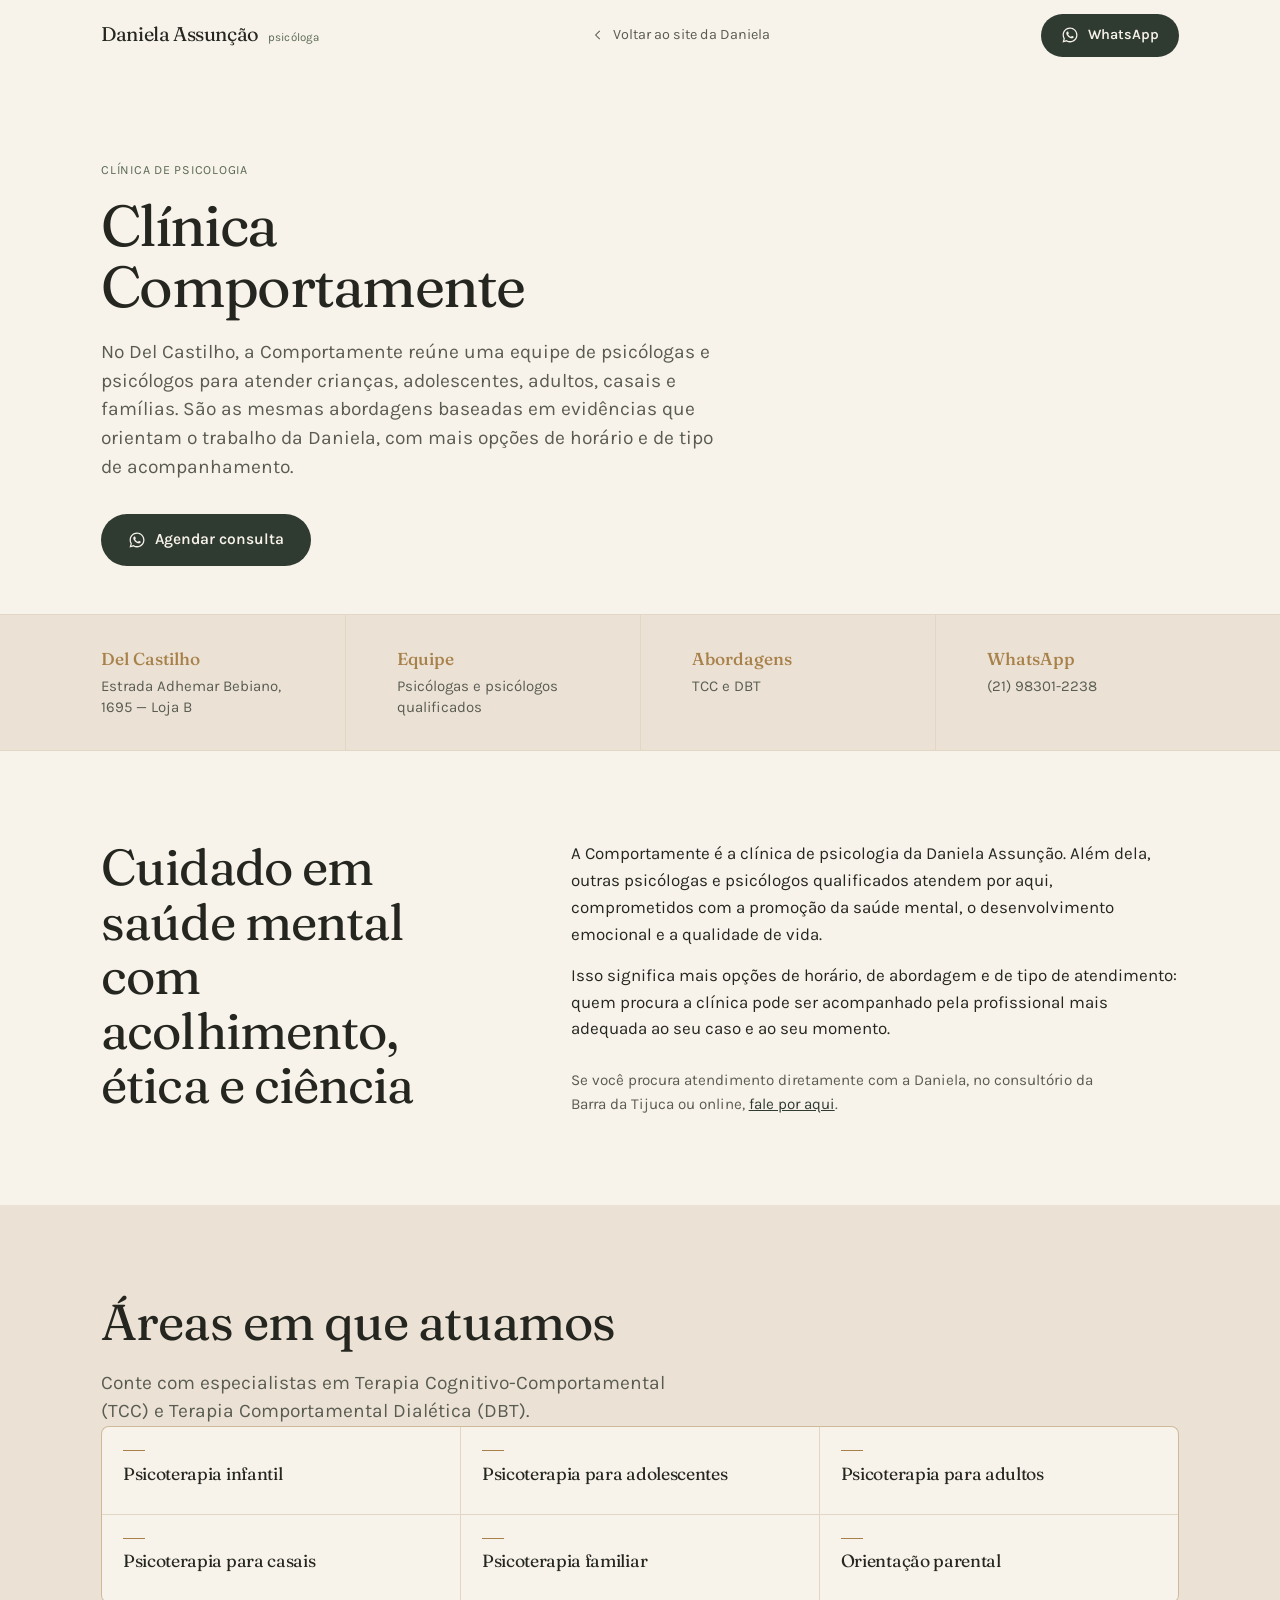
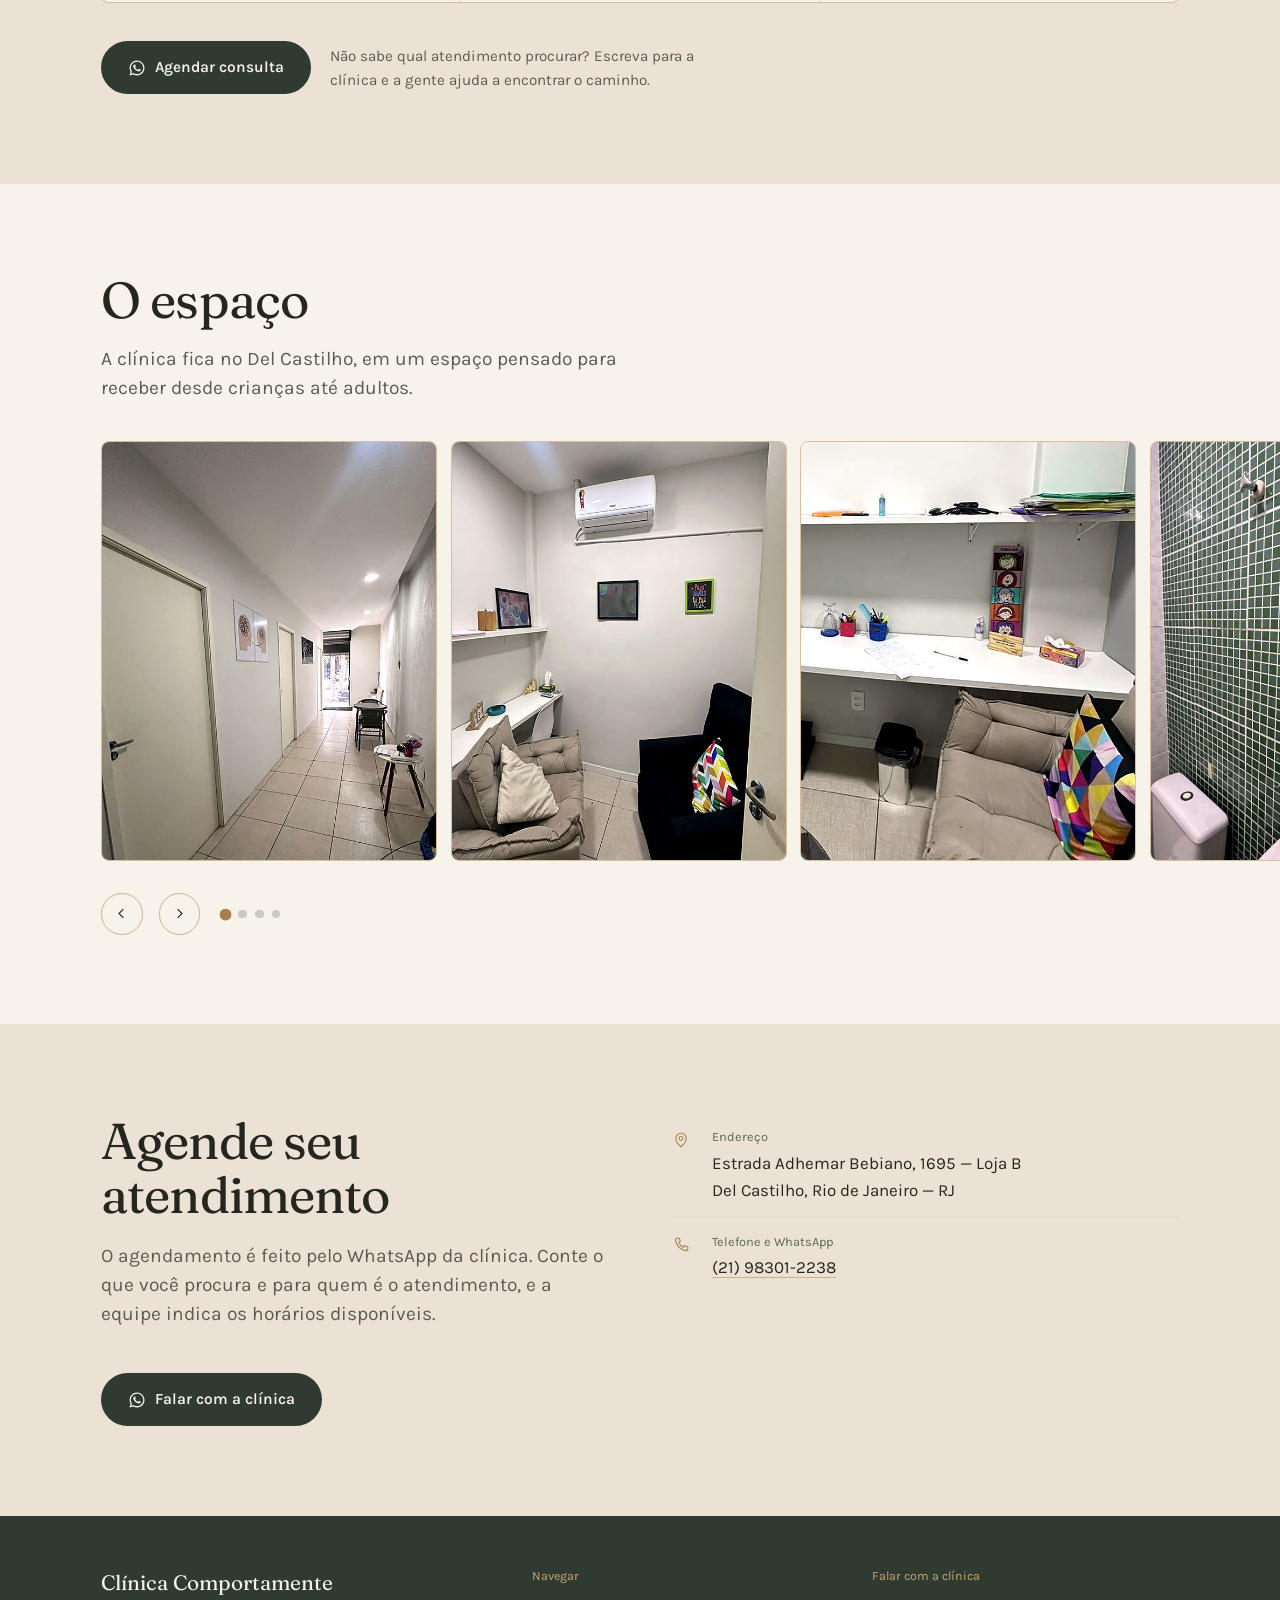
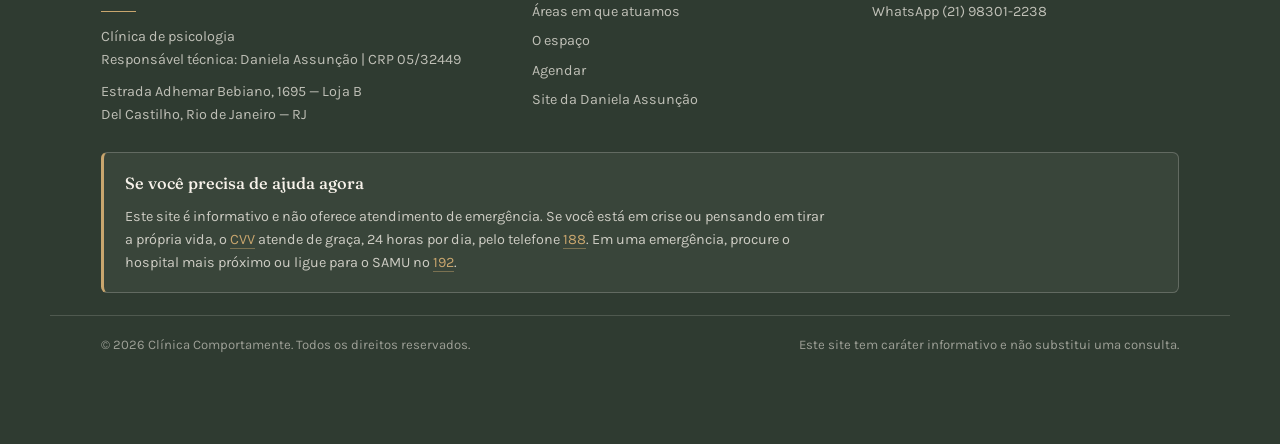
<file: clinica (2).html>
<!DOCTYPE html>
<html lang="pt-BR">
<head>
<meta charset="utf-8">
<meta name="viewport" content="width=device-width, initial-scale=1">
<title>Clínica Comportamente — clínica de psicologia no Del Castilho | Daniela Assunção</title>
<meta name="description" content="Clínica Comportamente, clínica de psicologia da psicóloga Daniela Assunção, no Del Castilho, Rio de Janeiro. Atendimento infantil, adolescente, adulto, casal, familiar e orientação parental.">
<meta name="theme-color" content="#F7F2EA">
<link rel="canonical" href="https://danielaassuncaopsicologa.com.br/clinica.html">
<meta property="og:type" content="website">
<meta property="og:locale" content="pt_BR">
<meta property="og:title" content="Clínica Comportamente | Daniela Assunção">
<meta property="og:description" content="A clínica de psicologia da Daniela Assunção, no Del Castilho. Equipe de psicólogas e psicólogos para diferentes tipos de atendimento.">
<link rel="icon" href="data:image/svg+xml,<svg xmlns='http://www.w3.org/2000/svg' viewBox='0 0 32 32'><rect width='32' height='32' rx='8' fill='%232F3B31'/><text x='16' y='22' font-family='Georgia,serif' font-size='16' fill='%23F7F2EA' text-anchor='middle'>da</text></svg>">

<link rel="stylesheet" href="estilo.css">

<style>
.voltar{display:inline-flex;align-items:center;gap:.45rem;font-size:.9rem;text-decoration:none;
  color:var(--tinta-70);white-space:nowrap}
.voltar:hover{color:var(--tinta)}
.voltar svg{width:14px;height:14px}
@media (max-width:760px){.voltar{display:none}}
.capa{padding-block:clamp(3rem,7vw,6rem) clamp(2rem,4vw,3rem)}
.capa h1{font-size:clamp(2.1rem,4.6vw,3.6rem);line-height:1.06;letter-spacing:-.03em;max-width:16ch}
.capa .lead{margin-top:1.3rem}
.capa__acoes{display:flex;flex-wrap:wrap;gap:.8rem;margin-top:2rem}

</style>

</head>
<body>

<a class="btn btn--linha pular" href="#conteudo">Ir para o conteúdo</a>

<header class="topo" id="topo">
  <div class="topo__in">
    <a class="marca" href="index.html">
      <span class="marca__n">Daniela Assunção</span>
      <span class="marca__c">psicóloga</span>
    </a>
    <a class="voltar" href="index.html">
      <svg viewBox="0 0 24 24" fill="none" stroke="currentColor" stroke-width="1.8" aria-hidden="true"><path d="M15 5 8 12l7 7"/></svg>
      Voltar ao site da Daniela
    </a>
    <a class="btn btn--zap" href="https://wa.me/5521983012238?text=Ol%C3%A1%2C%20vim%20pelo%20site%20da%20psic%C3%B3loga%20Daniela%20Assun%C3%A7%C3%A3o%20e%20gostaria%20de%20agendar%20um%20atendimento%20na%20Cl%C3%ADnica%20Comportamente." target="_blank" rel="noopener">
      <svg viewBox="0 0 24 24" fill="currentColor" aria-hidden="true"><path d="M12.04 2C6.58 2 2.13 6.45 2.13 11.91c0 1.75.46 3.45 1.32 4.95L2 22l5.25-1.38a9.9 9.9 0 0 0 4.79 1.22h.01c5.46 0 9.91-4.45 9.91-9.91 0-2.65-1.03-5.14-2.9-7.01A9.82 9.82 0 0 0 12.04 2Zm0 18.15h-.01a8.2 8.2 0 0 1-4.19-1.15l-.3-.18-3.12.82.83-3.04-.2-.31a8.19 8.19 0 0 1-1.26-4.38c0-4.54 3.7-8.24 8.25-8.24 2.2 0 4.27.86 5.83 2.42a8.19 8.19 0 0 1 2.41 5.83c0 4.54-3.7 8.23-8.24 8.23Zm4.52-6.16c-.25-.12-1.47-.72-1.69-.81-.23-.08-.39-.12-.56.13-.16.24-.64.8-.79.97-.14.16-.29.18-.54.06-.25-.12-1.05-.39-1.99-1.23-.74-.66-1.23-1.47-1.38-1.72-.14-.25-.01-.38.11-.5.11-.11.25-.29.37-.43.12-.15.16-.25.25-.41.08-.17.04-.31-.02-.43-.06-.12-.56-1.34-.76-1.84-.2-.48-.4-.41-.56-.42h-.47c-.16 0-.43.06-.65.31-.22.25-.85.83-.85 2.03s.87 2.35.99 2.51c.12.16 1.72 2.62 4.16 3.67.58.25 1.03.4 1.39.51.58.19 1.11.16 1.53.1.47-.07 1.47-.6 1.67-1.18.21-.58.21-1.07.15-1.18-.06-.11-.22-.17-.47-.29Z"/></svg>
      <span>WhatsApp</span>
    </a>
  </div>
</header>

<main id="conteudo">

<!-- ================= CAPA ================= -->
<section class="sec capa">
  <div class="wrap">
    <p class="areas__rot" style="margin-top:0">Clínica de psicologia</p>
    <h1 class="anim">Clínica Comportamente</h1>
    <p class="lead anim">No Del Castilho, a Comportamente reúne uma equipe de psicólogas e psicólogos para atender crianças, adolescentes, adultos, casais e famílias. São as mesmas abordagens baseadas em evidências que orientam o trabalho da Daniela, com mais opções de horário e de tipo de acompanhamento.</p>
    <div class="capa__acoes anim">
      <a class="btn btn--zap" href="https://wa.me/5521983012238?text=Ol%C3%A1%2C%20vim%20pelo%20site%20da%20psic%C3%B3loga%20Daniela%20Assun%C3%A7%C3%A3o%20e%20gostaria%20de%20agendar%20um%20atendimento%20na%20Cl%C3%ADnica%20Comportamente." target="_blank" rel="noopener">
        <svg viewBox="0 0 24 24" fill="currentColor" aria-hidden="true"><path d="M12.04 2C6.58 2 2.13 6.45 2.13 11.91c0 1.75.46 3.45 1.32 4.95L2 22l5.25-1.38a9.9 9.9 0 0 0 4.79 1.22h.01c5.46 0 9.91-4.45 9.91-9.91 0-2.65-1.03-5.14-2.9-7.01A9.82 9.82 0 0 0 12.04 2Zm0 18.15h-.01a8.2 8.2 0 0 1-4.19-1.15l-.3-.18-3.12.82.83-3.04-.2-.31a8.19 8.19 0 0 1-1.26-4.38c0-4.54 3.7-8.24 8.25-8.24 2.2 0 4.27.86 5.83 2.42a8.19 8.19 0 0 1 2.41 5.83c0 4.54-3.7 8.23-8.24 8.23Zm4.52-6.16c-.25-.12-1.47-.72-1.69-.81-.23-.08-.39-.12-.56.13-.16.24-.64.8-.79.97-.14.16-.29.18-.54.06-.25-.12-1.05-.39-1.99-1.23-.74-.66-1.23-1.47-1.38-1.72-.14-.25-.01-.38.11-.5.11-.11.25-.29.37-.43.12-.15.16-.25.25-.41.08-.17.04-.31-.02-.43-.06-.12-.56-1.34-.76-1.84-.2-.48-.4-.41-.56-.42h-.47c-.16 0-.43.06-.65.31-.22.25-.85.83-.85 2.03s.87 2.35.99 2.51c.12.16 1.72 2.62 4.16 3.67.58.25 1.03.4 1.39.51.58.19 1.11.16 1.53.1.47-.07 1.47-.6 1.67-1.18.21-.58.21-1.07.15-1.18-.06-.11-.22-.17-.47-.29Z"/></svg>
        Agendar consulta
      </a>
    </div>
  </div>
</section>

<div class="faixa">
  <div class="faixa__in">
    <div class="faixa__cel"><b>Del Castilho</b><span>Estrada Adhemar Bebiano, 1695 — Loja B</span></div>
    <div class="faixa__cel"><b>Equipe</b><span>Psicólogas e psicólogos qualificados</span></div>
    <div class="faixa__cel"><b>Abordagens</b><span>TCC e DBT</span></div>
    <div class="faixa__cel"><b>WhatsApp</b><span>(21) 98301-2238</span></div>
  </div>
</div>

<!-- ================= SOBRE A CLÍNICA ================= -->
<section class="sec">
  <div class="wrap duas">
    <div>
      <h2 class="titulo">Cuidado em saúde mental com acolhimento, ética e ciência</h2>
    </div>
    <div>
      <p>A Comportamente é a clínica de psicologia da Daniela Assunção. Além dela, outras psicólogas e psicólogos qualificados atendem por aqui, comprometidos com a promoção da saúde mental, o desenvolvimento emocional e a qualidade de vida.</p>
      <p>Isso significa mais opções de horário, de abordagem e de tipo de atendimento: quem procura a clínica pode ser acompanhado pela profissional mais adequada ao seu caso e ao seu momento.</p>
      <p class="aviso" style="margin-top:1.6rem">Se você procura atendimento diretamente com a Daniela, no consultório da Barra da Tijuca ou online, <a href="index.html#contato" style="color:var(--mata)">fale por aqui</a>.</p>
    </div>
  </div>
</section>

<!-- ================= ATENDIMENTOS ================= -->
<section class="sec contato" id="atendimentos">
  <div class="wrap">
    <div class="areas__cab">
      <h2 class="titulo">Áreas em que atuamos</h2>
      <p class="lead" style="margin-top:1.2rem">Conte com especialistas em Terapia Cognitivo-Comportamental (TCC) e Terapia Comportamental Dialética (DBT).</p>
    </div>

    <div class="areas__grade" style="grid-template-columns:repeat(3,1fr)">
      <article class="area"><h3>Psicoterapia infantil</h3></article>
      <article class="area"><h3>Psicoterapia para adolescentes</h3></article>
      <article class="area"><h3>Psicoterapia para adultos</h3></article>
      <article class="area"><h3>Psicoterapia para casais</h3></article>
      <article class="area"><h3>Psicoterapia familiar</h3></article>
      <article class="area"><h3>Orientação parental</h3></article>
    </div>

    <div class="areas__pe">
      <a class="btn btn--zap" href="https://wa.me/5521983012238?text=Ol%C3%A1%2C%20vim%20pelo%20site%20da%20psic%C3%B3loga%20Daniela%20Assun%C3%A7%C3%A3o%20e%20gostaria%20de%20agendar%20um%20atendimento%20na%20Cl%C3%ADnica%20Comportamente." target="_blank" rel="noopener">
        <svg viewBox="0 0 24 24" fill="currentColor" aria-hidden="true"><path d="M12.04 2C6.58 2 2.13 6.45 2.13 11.91c0 1.75.46 3.45 1.32 4.95L2 22l5.25-1.38a9.9 9.9 0 0 0 4.79 1.22h.01c5.46 0 9.91-4.45 9.91-9.91 0-2.65-1.03-5.14-2.9-7.01A9.82 9.82 0 0 0 12.04 2Zm0 18.15h-.01a8.2 8.2 0 0 1-4.19-1.15l-.3-.18-3.12.82.83-3.04-.2-.31a8.19 8.19 0 0 1-1.26-4.38c0-4.54 3.7-8.24 8.25-8.24 2.2 0 4.27.86 5.83 2.42a8.19 8.19 0 0 1 2.41 5.83c0 4.54-3.7 8.23-8.24 8.23Zm4.52-6.16c-.25-.12-1.47-.72-1.69-.81-.23-.08-.39-.12-.56.13-.16.24-.64.8-.79.97-.14.16-.29.18-.54.06-.25-.12-1.05-.39-1.99-1.23-.74-.66-1.23-1.47-1.38-1.72-.14-.25-.01-.38.11-.5.11-.11.25-.29.37-.43.12-.15.16-.25.25-.41.08-.17.04-.31-.02-.43-.06-.12-.56-1.34-.76-1.84-.2-.48-.4-.41-.56-.42h-.47c-.16 0-.43.06-.65.31-.22.25-.85.83-.85 2.03s.87 2.35.99 2.51c.12.16 1.72 2.62 4.16 3.67.58.25 1.03.4 1.39.51.58.19 1.11.16 1.53.1.47-.07 1.47-.6 1.67-1.18.21-.58.21-1.07.15-1.18-.06-.11-.22-.17-.47-.29Z"/></svg>
        Agendar consulta
      </a>
      <p>Não sabe qual atendimento procurar? Escreva para a clínica e a gente ajuda a encontrar o caminho.</p>
    </div>
  </div>
</section>

<!-- ================= O ESPAÇO ================= -->
<!-- Fotos do interior da clínica. Para trocar, substitua o src base64 mantendo width/height e o alt. -->
<section class="sec" id="espaco" aria-labelledby="esp-tit">
  <div class="wrap">
    <div class="cons__cab">
      <h2 class="titulo" id="esp-tit">O espaço</h2>
      <p class="lead" style="margin-top:1.1rem">A clínica fica no Del Castilho, em um espaço pensado para receber desde crianças até adultos.</p>
    </div>
  </div>

  <ul class="cons__pista" id="esp-pista" tabindex="0" aria-label="Fotos da clínica">
    <li class="cons__item"><img src="clinica-corredor.jpg" width="620" height="775" loading="lazy" decoding="async" alt="Corredor de entrada da Clínica Comportamente, com as salas de atendimento de um lado e a recepção ao fundo."></li>
    <li class="cons__item"><img src="clinica-sala-1.jpg" width="620" height="775" loading="lazy" decoding="async" alt="Sala de atendimento da clínica, com duas poltronas, escrivaninha e quadros na parede."></li>
    <li class="cons__item"><img src="clinica-sala-2.jpg" width="620" height="775" loading="lazy" decoding="async" alt="Segunda sala de atendimento da clínica, com sofá, escrivaninha e prateleiras."></li>
    <li class="cons__item"><img src="clinica-banheiro.jpg" width="620" height="775" loading="lazy" decoding="async" alt="Banheiro da clínica, com parede de pastilhas verdes, espelho redondo e dispenser de sabonete."></li>
  </ul>

  <div class="wrap">
    <div class="car__ctrl">
      <button class="car__seta" type="button" id="esp-ant" aria-label="Foto anterior">
        <svg viewBox="0 0 24 24" fill="none" stroke="currentColor" stroke-width="1.8" aria-hidden="true"><path d="M15 5 8 12l7 7"/></svg>
      </button>
      <button class="car__seta" type="button" id="esp-prox" aria-label="Próxima foto">
        <svg viewBox="0 0 24 24" fill="none" stroke="currentColor" stroke-width="1.8" aria-hidden="true"><path d="m9 5 7 7-7 7"/></svg>
      </button>
      <div class="car__pontos" id="esp-pontos" aria-label="Escolher foto"></div>
    </div>
  </div>
</section>

<!-- ================= CONTATO ================= -->
<section class="sec contato" id="contato">
  <div class="wrap ct__grade">
    <div>
      <h2 class="titulo">Agende seu atendimento</h2>
      <p class="lead" style="margin-top:1.2rem">O agendamento é feito pelo WhatsApp da clínica. Conte o que você procura e para quem é o atendimento, e a equipe indica os horários disponíveis.</p>
      <a class="btn btn--zap ct__btn" href="https://wa.me/5521983012238?text=Ol%C3%A1%2C%20vim%20pelo%20site%20da%20psic%C3%B3loga%20Daniela%20Assun%C3%A7%C3%A3o%20e%20gostaria%20de%20agendar%20um%20atendimento%20na%20Cl%C3%ADnica%20Comportamente." target="_blank" rel="noopener">
        <svg viewBox="0 0 24 24" fill="currentColor" aria-hidden="true"><path d="M12.04 2C6.58 2 2.13 6.45 2.13 11.91c0 1.75.46 3.45 1.32 4.95L2 22l5.25-1.38a9.9 9.9 0 0 0 4.79 1.22h.01c5.46 0 9.91-4.45 9.91-9.91 0-2.65-1.03-5.14-2.9-7.01A9.82 9.82 0 0 0 12.04 2Zm0 18.15h-.01a8.2 8.2 0 0 1-4.19-1.15l-.3-.18-3.12.82.83-3.04-.2-.31a8.19 8.19 0 0 1-1.26-4.38c0-4.54 3.7-8.24 8.25-8.24 2.2 0 4.27.86 5.83 2.42a8.19 8.19 0 0 1 2.41 5.83c0 4.54-3.7 8.23-8.24 8.23Zm4.52-6.16c-.25-.12-1.47-.72-1.69-.81-.23-.08-.39-.12-.56.13-.16.24-.64.8-.79.97-.14.16-.29.18-.54.06-.25-.12-1.05-.39-1.99-1.23-.74-.66-1.23-1.47-1.38-1.72-.14-.25-.01-.38.11-.5.11-.11.25-.29.37-.43.12-.15.16-.25.25-.41.08-.17.04-.31-.02-.43-.06-.12-.56-1.34-.76-1.84-.2-.48-.4-.41-.56-.42h-.47c-.16 0-.43.06-.65.31-.22.25-.85.83-.85 2.03s.87 2.35.99 2.51c.12.16 1.72 2.62 4.16 3.67.58.25 1.03.4 1.39.51.58.19 1.11.16 1.53.1.47-.07 1.47-.6 1.67-1.18.21-.58.21-1.07.15-1.18-.06-.11-.22-.17-.47-.29Z"/></svg>
        Falar com a clínica
      </a>
    </div>

    <div>
      <ul class="ct__dados">
        <li>
          <svg viewBox="0 0 24 24" fill="none" stroke="currentColor" stroke-width="1.4" aria-hidden="true"><path d="M12 21s7-5.5 7-11a7 7 0 1 0-14 0c0 5.5 7 11 7 11Z"/><circle cx="12" cy="10" r="2.6"/></svg>
          <div><span class="ct__rot">Endereço</span>
            Estrada Adhemar Bebiano, 1695 — Loja B<br>Del Castilho, Rio de Janeiro — RJ
          </div>
        </li>
        <li>
          <svg viewBox="0 0 24 24" fill="none" stroke="currentColor" stroke-width="1.4" aria-hidden="true"><path d="M6.5 3h3l1.6 4-2.1 1.5a12 12 0 0 0 6.5 6.5L17 12.9l4 1.6v3a2 2 0 0 1-2.2 2A16.5 16.5 0 0 1 4.5 5.2 2 2 0 0 1 6.5 3Z"/></svg>
          <div><span class="ct__rot">Telefone e WhatsApp</span>
            <a href="tel:+5521983012238">(21) 98301-2238</a>
          </div>
        </li>
      </ul>
    </div>
  </div>
</section>

</main>

<footer class="rod">
  <div class="rod__in">
    <div>
      <h4>Clínica Comportamente</h4>
      <p style="margin:0 0 .6rem">Clínica de psicologia<br>Responsável técnica: Daniela Assunção | CRP 05/32449</p>
      <p style="margin:0">Estrada Adhemar Bebiano, 1695 — Loja B<br>Del Castilho, Rio de Janeiro — RJ</p>
    </div>
    <div>
      <p class="rod__t">Navegar</p>
      <ul>
        <li><a href="#atendimentos">Áreas em que atuamos</a></li>
        <li><a href="#espaco">O espaço</a></li>
        <li><a href="#contato">Agendar</a></li>
        <li><a href="index.html">Site da Daniela Assunção</a></li>
      </ul>
    </div>
    <div>
      <p class="rod__t">Falar com a clínica</p>
      <ul>
        <li><a href="https://wa.me/5521983012238?text=Ol%C3%A1%2C%20vim%20pelo%20site%20da%20psic%C3%B3loga%20Daniela%20Assun%C3%A7%C3%A3o%20e%20gostaria%20de%20agendar%20um%20atendimento%20na%20Cl%C3%ADnica%20Comportamente." target="_blank" rel="noopener">WhatsApp (21) 98301-2238</a></li>
      </ul>
    </div>
  </div>

  <div class="emerg">
    <div class="emerg__cx">
      <b>Se você precisa de ajuda agora</b>
      <p>Este site é informativo e não oferece atendimento de emergência. Se você está em crise ou pensando em tirar a própria vida, o <a href="https://www.cvv.org.br/" target="_blank" rel="noopener">CVV</a> atende de graça, 24 horas por dia, pelo telefone <a href="tel:188">188</a>. Em uma emergência, procure o hospital mais próximo ou ligue para o SAMU no <a href="tel:192">192</a>.</p>
    </div>
  </div>

  <div class="rod__base">
    <span>© <span id="ano">2026</span> Clínica Comportamente. Todos os direitos reservados.</span>
    <span>Este site tem caráter informativo e não substitui uma consulta.</span>
  </div>
</footer>

<div class="barra">
  <a class="btn btn--linha" href="index.html">Site da Daniela</a>
  <a class="btn btn--zap" href="https://wa.me/5521983012238?text=Ol%C3%A1%2C%20vim%20pelo%20site%20da%20psic%C3%B3loga%20Daniela%20Assun%C3%A7%C3%A3o%20e%20gostaria%20de%20agendar%20um%20atendimento%20na%20Cl%C3%ADnica%20Comportamente." target="_blank" rel="noopener">
    <svg viewBox="0 0 24 24" fill="currentColor" aria-hidden="true"><path d="M12.04 2C6.58 2 2.13 6.45 2.13 11.91c0 1.75.46 3.45 1.32 4.95L2 22l5.25-1.38a9.9 9.9 0 0 0 4.79 1.22h.01c5.46 0 9.91-4.45 9.91-9.91 0-2.65-1.03-5.14-2.9-7.01A9.82 9.82 0 0 0 12.04 2Zm0 18.15h-.01a8.2 8.2 0 0 1-4.19-1.15l-.3-.18-3.12.82.83-3.04-.2-.31a8.19 8.19 0 0 1-1.26-4.38c0-4.54 3.7-8.24 8.25-8.24 2.2 0 4.27.86 5.83 2.42a8.19 8.19 0 0 1 2.41 5.83c0 4.54-3.7 8.23-8.24 8.23Zm4.52-6.16c-.25-.12-1.47-.72-1.69-.81-.23-.08-.39-.12-.56.13-.16.24-.64.8-.79.97-.14.16-.29.18-.54.06-.25-.12-1.05-.39-1.99-1.23-.74-.66-1.23-1.47-1.38-1.72-.14-.25-.01-.38.11-.5.11-.11.25-.29.37-.43.12-.15.16-.25.25-.41.08-.17.04-.31-.02-.43-.06-.12-.56-1.34-.76-1.84-.2-.48-.4-.41-.56-.42h-.47c-.16 0-.43.06-.65.31-.22.25-.85.83-.85 2.03s.87 2.35.99 2.51c.12.16 1.72 2.62 4.16 3.67.58.25 1.03.4 1.39.51.58.19 1.11.16 1.53.1.47-.07 1.47-.6 1.67-1.18.21-.58.21-1.07.15-1.18-.06-.11-.22-.17-.47-.29Z"/></svg>
    Agendar
  </a>
</div>

<script type="application/ld+json">
{
  "@context":"https://schema.org",
  "@type":"Psychologist",
  "name":"Clínica Comportamente",
  "description":"Clínica de psicologia no Del Castilho, Rio de Janeiro. Atendimento infantil, adolescente, adulto, de casais e familiar, com abordagens baseadas em evidências.",
  "url":"https://danielaassuncaopsicologa.com.br/clinica.html",
  "telephone":"+55 21 98301-2238",
  "address":{"@type":"PostalAddress","streetAddress":"Estrada Adhemar Bebiano, 1695 - Loja B","addressLocality":"Rio de Janeiro","addressRegion":"RJ","addressCountry":"BR"},
  "employee":{"@type":"Person","name":"Daniela Assunção","jobTitle":"Psicóloga"}
}
</script>

<script>
(function () {
  "use strict";
  document.getElementById("ano").textContent = new Date().getFullYear();
  requestAnimationFrame(function () { document.body.classList.add("pronto"); });
  var topo = document.getElementById("topo");
  var aoRolar = function () { topo.classList.toggle("rolou", window.scrollY > 12); };
  aoRolar();
  window.addEventListener("scroll", aoRolar, { passive: true });

  /* ---------- carrossel (mesma mecânica do site da Daniela) ---------- */
  var semMovimento = window.matchMedia("(prefers-reduced-motion: reduce)").matches;

  function montarCarrossel(idPista, idPontos, idAnt, idProx, intervalo) {
    var pista = document.getElementById(idPista);
    if (!pista) return;
    var itens = pista.children;
    var pontos = document.getElementById(idPontos);
    var atual = 0, pausadoAte = 0;

    for (var i = 0; i < itens.length; i++) {
      (function (n) {
        var b = document.createElement("button");
        b.className = "car__pt";
        b.type = "button";
        b.setAttribute("aria-label", "Item " + (n + 1) + " de " + itens.length);
        b.addEventListener("click", function () { pausar(); ir(n); });
        pontos.appendChild(b);
      })(i);
    }
    var bolinhas = pontos.querySelectorAll(".car__pt");

    function pausar() { pausadoAte = Date.now() + 12000; }

    function marcar(n) {
      atual = n;
      for (var k = 0; k < bolinhas.length; k++) {
        bolinhas[k].setAttribute("aria-current", k === n ? "true" : "false");
      }
    }

    function ir(n) {
      var base = itens[0].offsetLeft;
      pista.scrollTo({ left: itens[n].offsetLeft - base, behavior: semMovimento ? "auto" : "smooth" });
      marcar(n);
    }

    function fim() { return pista.scrollLeft + pista.clientWidth >= pista.scrollWidth - 8; }

    function avancar() {
      if (atual >= itens.length - 1 || fim()) ir(0);
      else ir(atual + 1);
    }

    marcar(0);
    document.getElementById(idAnt).addEventListener("click", function () {
      pausar(); ir((atual - 1 + itens.length) % itens.length);
    });
    document.getElementById(idProx).addEventListener("click", function () { pausar(); avancar(); });

    var esperando;
    pista.addEventListener("scroll", function () {
      clearTimeout(esperando);
      esperando = setTimeout(function () {
        var base = itens[0].offsetLeft, perto = 0, menor = Infinity;
        for (var k = 0; k < itens.length; k++) {
          var d = Math.abs((itens[k].offsetLeft - base) - pista.scrollLeft);
          if (d < menor) { menor = d; perto = k; }
        }
        marcar(perto);
      }, 90);
    }, { passive: true });

    pista.addEventListener("pointerdown", pausar, { passive: true });
    pista.addEventListener("mouseenter", pausar);
    pista.addEventListener("keydown", function (e) {
      if (e.key === "ArrowRight") { pausar(); avancar(); }
      if (e.key === "ArrowLeft") { pausar(); ir((atual - 1 + itens.length) % itens.length); }
    });

    if (!semMovimento) {
      setInterval(function () {
        if (document.hidden || Date.now() < pausadoAte) return;
        var r = pista.getBoundingClientRect();
        if (r.bottom < 40 || r.top > window.innerHeight - 40) return;
        avancar();
      }, intervalo);
    }
  }

  montarCarrossel("esp-pista", "esp-pontos", "esp-ant", "esp-prox", 4500);
})();
</script>
</body>
</html>
</file>
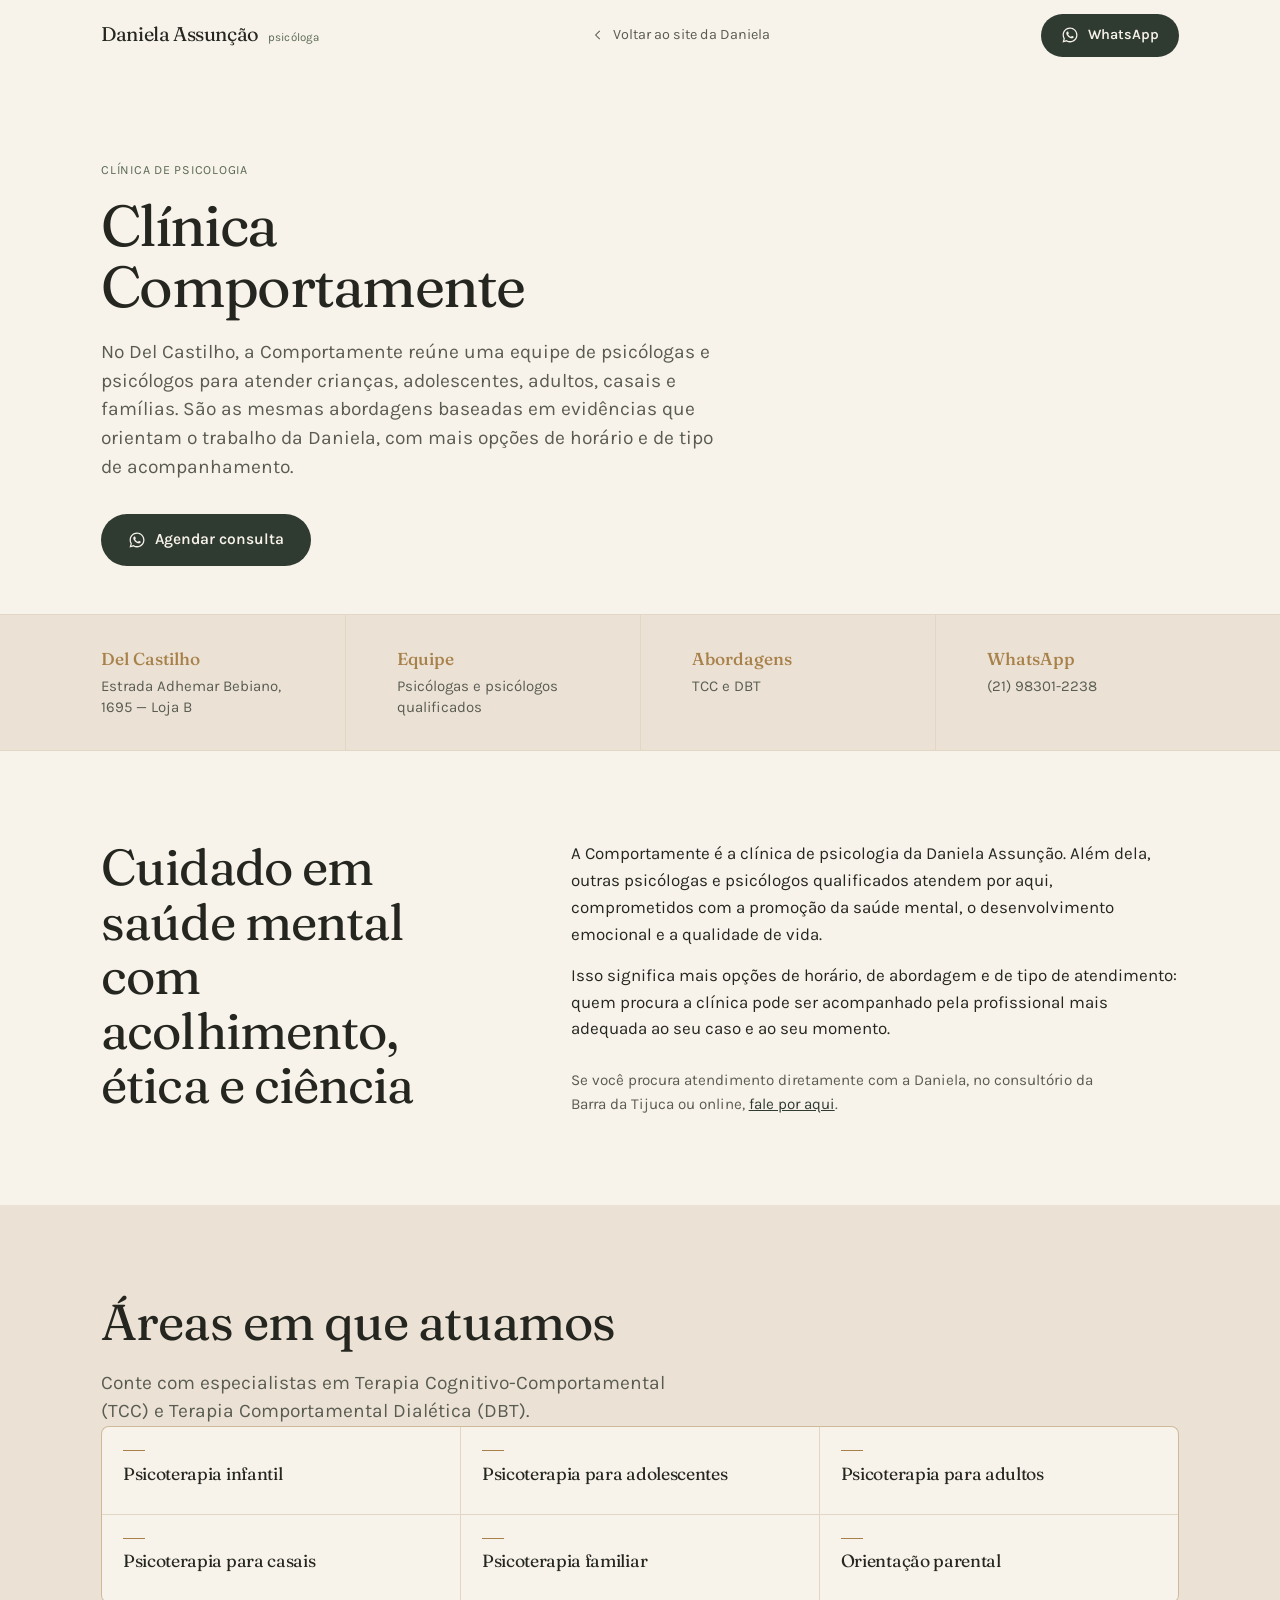
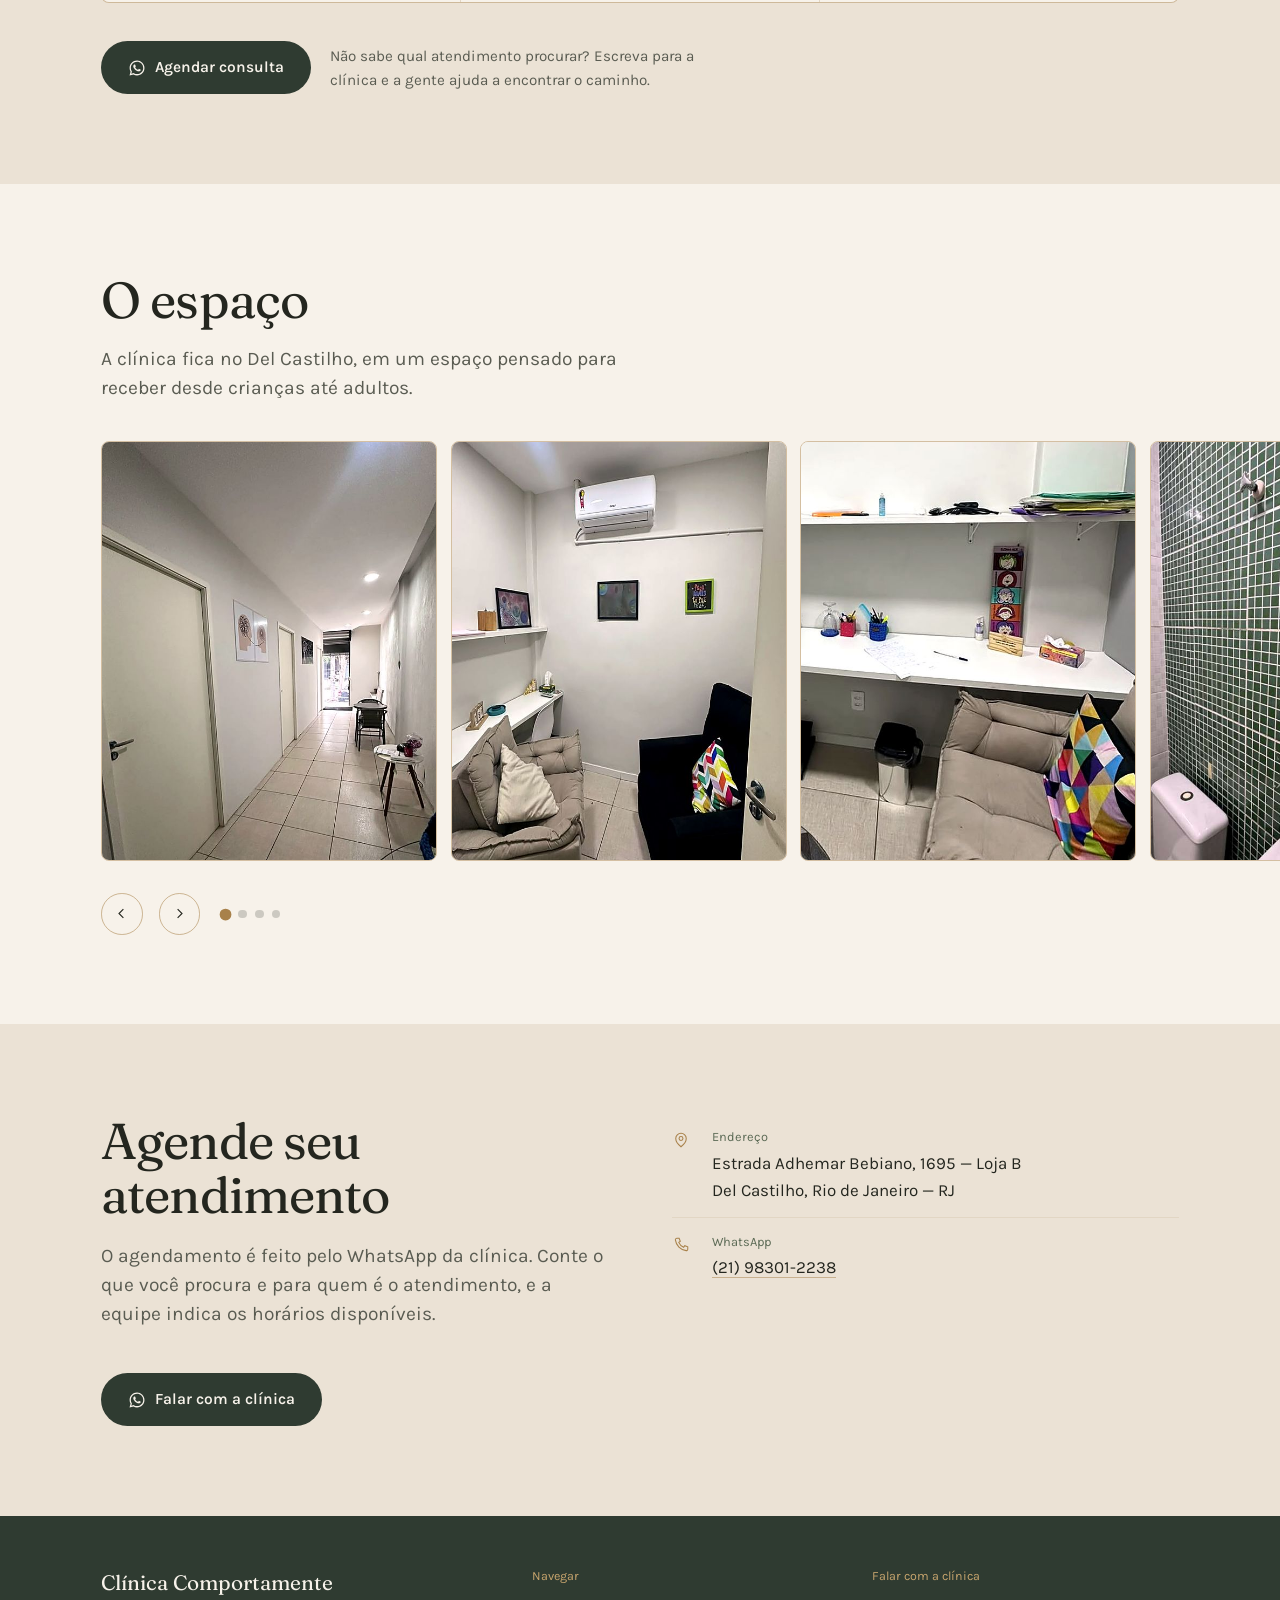
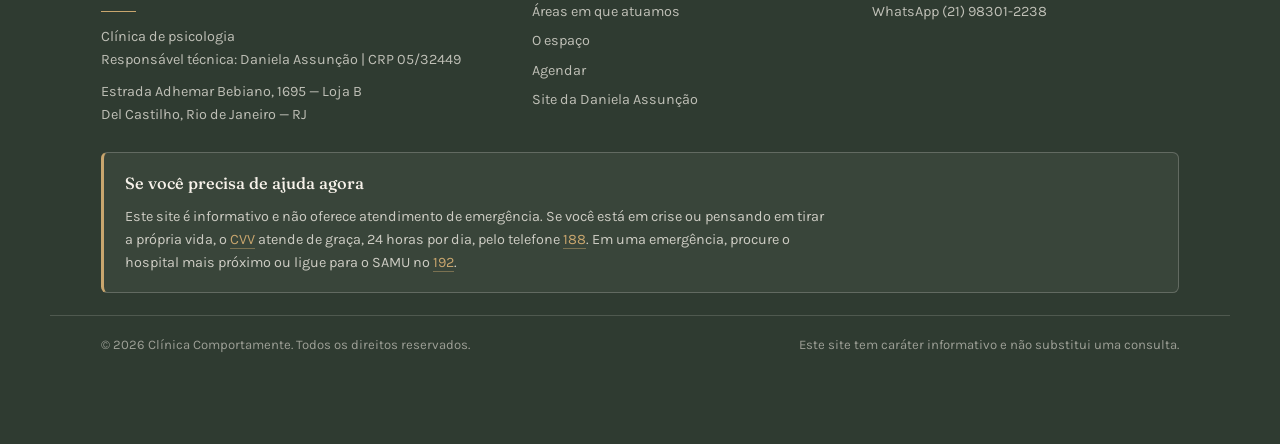
<file: clinica (3).html>
<!DOCTYPE html>
<html lang="pt-BR">
<head>
<meta charset="utf-8">
<meta name="viewport" content="width=device-width, initial-scale=1">
<title>Clínica Comportamente — clínica de psicologia no Del Castilho | Daniela Assunção</title>
<meta name="description" content="Clínica Comportamente, clínica de psicologia da psicóloga Daniela Assunção, no Del Castilho, Rio de Janeiro. Atendimento infantil, adolescente, adulto, casal, familiar e orientação parental.">
<meta name="theme-color" content="#F7F2EA">
<link rel="canonical" href="https://danielaassuncaopsicologa.com.br/clinica.html">
<meta property="og:type" content="website">
<meta property="og:locale" content="pt_BR">
<meta property="og:title" content="Clínica Comportamente | Daniela Assunção">
<meta property="og:description" content="A clínica de psicologia da Daniela Assunção, no Del Castilho. Equipe de psicólogas e psicólogos para diferentes tipos de atendimento.">
<link rel="icon" href="data:image/svg+xml,<svg xmlns='http://www.w3.org/2000/svg' viewBox='0 0 32 32'><rect width='32' height='32' rx='8' fill='%232F3B31'/><text x='16' y='22' font-family='Georgia,serif' font-size='16' fill='%23F7F2EA' text-anchor='middle'>da</text></svg>">

<link rel="stylesheet" href="estilo.css">

<style>
.voltar{display:inline-flex;align-items:center;gap:.45rem;font-size:.9rem;text-decoration:none;
  color:var(--tinta-70);white-space:nowrap}
.voltar:hover{color:var(--tinta)}
.voltar svg{width:14px;height:14px}
@media (max-width:760px){.voltar{display:none}}
.capa{padding-block:clamp(3rem,7vw,6rem) clamp(2rem,4vw,3rem)}
.capa h1{font-size:clamp(2.1rem,4.6vw,3.6rem);line-height:1.06;letter-spacing:-.03em;max-width:16ch}
.capa .lead{margin-top:1.3rem}
.capa__acoes{display:flex;flex-wrap:wrap;gap:.8rem;margin-top:2rem}

</style>

</head>
<body>

<a class="btn btn--linha pular" href="#conteudo">Ir para o conteúdo</a>

<header class="topo" id="topo">
  <div class="topo__in">
    <a class="marca" href="index.html">
      <span class="marca__n">Daniela Assunção</span>
      <span class="marca__c">psicóloga</span>
    </a>
    <a class="voltar" href="index.html">
      <svg viewBox="0 0 24 24" fill="none" stroke="currentColor" stroke-width="1.8" aria-hidden="true"><path d="M15 5 8 12l7 7"/></svg>
      Voltar ao site da Daniela
    </a>
    <a class="btn btn--zap" href="https://wa.me/5521983012238?text=Ol%C3%A1%2C%20vim%20pelo%20site%20da%20psic%C3%B3loga%20Daniela%20Assun%C3%A7%C3%A3o%20e%20gostaria%20de%20agendar%20um%20atendimento%20na%20Cl%C3%ADnica%20Comportamente." target="_blank" rel="noopener">
      <svg viewBox="0 0 24 24" fill="currentColor" aria-hidden="true"><path d="M12.04 2C6.58 2 2.13 6.45 2.13 11.91c0 1.75.46 3.45 1.32 4.95L2 22l5.25-1.38a9.9 9.9 0 0 0 4.79 1.22h.01c5.46 0 9.91-4.45 9.91-9.91 0-2.65-1.03-5.14-2.9-7.01A9.82 9.82 0 0 0 12.04 2Zm0 18.15h-.01a8.2 8.2 0 0 1-4.19-1.15l-.3-.18-3.12.82.83-3.04-.2-.31a8.19 8.19 0 0 1-1.26-4.38c0-4.54 3.7-8.24 8.25-8.24 2.2 0 4.27.86 5.83 2.42a8.19 8.19 0 0 1 2.41 5.83c0 4.54-3.7 8.23-8.24 8.23Zm4.52-6.16c-.25-.12-1.47-.72-1.69-.81-.23-.08-.39-.12-.56.13-.16.24-.64.8-.79.97-.14.16-.29.18-.54.06-.25-.12-1.05-.39-1.99-1.23-.74-.66-1.23-1.47-1.38-1.72-.14-.25-.01-.38.11-.5.11-.11.25-.29.37-.43.12-.15.16-.25.25-.41.08-.17.04-.31-.02-.43-.06-.12-.56-1.34-.76-1.84-.2-.48-.4-.41-.56-.42h-.47c-.16 0-.43.06-.65.31-.22.25-.85.83-.85 2.03s.87 2.35.99 2.51c.12.16 1.72 2.62 4.16 3.67.58.25 1.03.4 1.39.51.58.19 1.11.16 1.53.1.47-.07 1.47-.6 1.67-1.18.21-.58.21-1.07.15-1.18-.06-.11-.22-.17-.47-.29Z"/></svg>
      <span>WhatsApp</span>
    </a>
  </div>
</header>

<main id="conteudo">

<!-- ================= CAPA ================= -->
<section class="sec capa">
  <div class="wrap">
    <p class="areas__rot" style="margin-top:0">Clínica de psicologia</p>
    <h1 class="anim">Clínica Comportamente</h1>
    <p class="lead anim">No Del Castilho, a Comportamente reúne uma equipe de psicólogas e psicólogos para atender crianças, adolescentes, adultos, casais e famílias. São as mesmas abordagens baseadas em evidências que orientam o trabalho da Daniela, com mais opções de horário e de tipo de acompanhamento.</p>
    <div class="capa__acoes anim">
      <a class="btn btn--zap" href="https://wa.me/5521983012238?text=Ol%C3%A1%2C%20vim%20pelo%20site%20da%20psic%C3%B3loga%20Daniela%20Assun%C3%A7%C3%A3o%20e%20gostaria%20de%20agendar%20um%20atendimento%20na%20Cl%C3%ADnica%20Comportamente." target="_blank" rel="noopener">
        <svg viewBox="0 0 24 24" fill="currentColor" aria-hidden="true"><path d="M12.04 2C6.58 2 2.13 6.45 2.13 11.91c0 1.75.46 3.45 1.32 4.95L2 22l5.25-1.38a9.9 9.9 0 0 0 4.79 1.22h.01c5.46 0 9.91-4.45 9.91-9.91 0-2.65-1.03-5.14-2.9-7.01A9.82 9.82 0 0 0 12.04 2Zm0 18.15h-.01a8.2 8.2 0 0 1-4.19-1.15l-.3-.18-3.12.82.83-3.04-.2-.31a8.19 8.19 0 0 1-1.26-4.38c0-4.54 3.7-8.24 8.25-8.24 2.2 0 4.27.86 5.83 2.42a8.19 8.19 0 0 1 2.41 5.83c0 4.54-3.7 8.23-8.24 8.23Zm4.52-6.16c-.25-.12-1.47-.72-1.69-.81-.23-.08-.39-.12-.56.13-.16.24-.64.8-.79.97-.14.16-.29.18-.54.06-.25-.12-1.05-.39-1.99-1.23-.74-.66-1.23-1.47-1.38-1.72-.14-.25-.01-.38.11-.5.11-.11.25-.29.37-.43.12-.15.16-.25.25-.41.08-.17.04-.31-.02-.43-.06-.12-.56-1.34-.76-1.84-.2-.48-.4-.41-.56-.42h-.47c-.16 0-.43.06-.65.31-.22.25-.85.83-.85 2.03s.87 2.35.99 2.51c.12.16 1.72 2.62 4.16 3.67.58.25 1.03.4 1.39.51.58.19 1.11.16 1.53.1.47-.07 1.47-.6 1.67-1.18.21-.58.21-1.07.15-1.18-.06-.11-.22-.17-.47-.29Z"/></svg>
        Agendar consulta
      </a>
    </div>
  </div>
</section>

<div class="faixa">
  <div class="faixa__in">
    <div class="faixa__cel"><b>Del Castilho</b><span>Estrada Adhemar Bebiano, 1695 — Loja B</span></div>
    <div class="faixa__cel"><b>Equipe</b><span>Psicólogas e psicólogos qualificados</span></div>
    <div class="faixa__cel"><b>Abordagens</b><span>TCC e DBT</span></div>
    <div class="faixa__cel"><b>WhatsApp</b><span>(21) 98301-2238</span></div>
  </div>
</div>

<!-- ================= SOBRE A CLÍNICA ================= -->
<section class="sec">
  <div class="wrap duas">
    <div>
      <h2 class="titulo">Cuidado em saúde mental com acolhimento, ética e ciência</h2>
    </div>
    <div>
      <p>A Comportamente é a clínica de psicologia da Daniela Assunção. Além dela, outras psicólogas e psicólogos qualificados atendem por aqui, comprometidos com a promoção da saúde mental, o desenvolvimento emocional e a qualidade de vida.</p>
      <p>Isso significa mais opções de horário, de abordagem e de tipo de atendimento: quem procura a clínica pode ser acompanhado pela profissional mais adequada ao seu caso e ao seu momento.</p>
      <p class="aviso" style="margin-top:1.6rem">Se você procura atendimento diretamente com a Daniela, no consultório da Barra da Tijuca ou online, <a href="index.html#contato" style="color:var(--mata)">fale por aqui</a>.</p>
    </div>
  </div>
</section>

<!-- ================= ATENDIMENTOS ================= -->
<section class="sec contato" id="atendimentos">
  <div class="wrap">
    <div class="areas__cab">
      <h2 class="titulo">Áreas em que atuamos</h2>
      <p class="lead" style="margin-top:1.2rem">Conte com especialistas em Terapia Cognitivo-Comportamental (TCC) e Terapia Comportamental Dialética (DBT).</p>
    </div>

    <div class="areas__grade" style="grid-template-columns:repeat(3,1fr)">
      <article class="area"><h3>Psicoterapia infantil</h3></article>
      <article class="area"><h3>Psicoterapia para adolescentes</h3></article>
      <article class="area"><h3>Psicoterapia para adultos</h3></article>
      <article class="area"><h3>Psicoterapia para casais</h3></article>
      <article class="area"><h3>Psicoterapia familiar</h3></article>
      <article class="area"><h3>Orientação parental</h3></article>
    </div>

    <div class="areas__pe">
      <a class="btn btn--zap" href="https://wa.me/5521983012238?text=Ol%C3%A1%2C%20vim%20pelo%20site%20da%20psic%C3%B3loga%20Daniela%20Assun%C3%A7%C3%A3o%20e%20gostaria%20de%20agendar%20um%20atendimento%20na%20Cl%C3%ADnica%20Comportamente." target="_blank" rel="noopener">
        <svg viewBox="0 0 24 24" fill="currentColor" aria-hidden="true"><path d="M12.04 2C6.58 2 2.13 6.45 2.13 11.91c0 1.75.46 3.45 1.32 4.95L2 22l5.25-1.38a9.9 9.9 0 0 0 4.79 1.22h.01c5.46 0 9.91-4.45 9.91-9.91 0-2.65-1.03-5.14-2.9-7.01A9.82 9.82 0 0 0 12.04 2Zm0 18.15h-.01a8.2 8.2 0 0 1-4.19-1.15l-.3-.18-3.12.82.83-3.04-.2-.31a8.19 8.19 0 0 1-1.26-4.38c0-4.54 3.7-8.24 8.25-8.24 2.2 0 4.27.86 5.83 2.42a8.19 8.19 0 0 1 2.41 5.83c0 4.54-3.7 8.23-8.24 8.23Zm4.52-6.16c-.25-.12-1.47-.72-1.69-.81-.23-.08-.39-.12-.56.13-.16.24-.64.8-.79.97-.14.16-.29.18-.54.06-.25-.12-1.05-.39-1.99-1.23-.74-.66-1.23-1.47-1.38-1.72-.14-.25-.01-.38.11-.5.11-.11.25-.29.37-.43.12-.15.16-.25.25-.41.08-.17.04-.31-.02-.43-.06-.12-.56-1.34-.76-1.84-.2-.48-.4-.41-.56-.42h-.47c-.16 0-.43.06-.65.31-.22.25-.85.83-.85 2.03s.87 2.35.99 2.51c.12.16 1.72 2.62 4.16 3.67.58.25 1.03.4 1.39.51.58.19 1.11.16 1.53.1.47-.07 1.47-.6 1.67-1.18.21-.58.21-1.07.15-1.18-.06-.11-.22-.17-.47-.29Z"/></svg>
        Agendar consulta
      </a>
      <p>Não sabe qual atendimento procurar? Escreva para a clínica e a gente ajuda a encontrar o caminho.</p>
    </div>
  </div>
</section>

<!-- ================= O ESPAÇO ================= -->
<!-- Fotos do interior da clínica. Para trocar, substitua o src base64 mantendo width/height e o alt. -->
<section class="sec" id="espaco" aria-labelledby="esp-tit">
  <div class="wrap">
    <div class="cons__cab">
      <h2 class="titulo" id="esp-tit">O espaço</h2>
      <p class="lead" style="margin-top:1.1rem">A clínica fica no Del Castilho, em um espaço pensado para receber desde crianças até adultos.</p>
    </div>
  </div>

  <ul class="cons__pista" id="esp-pista" tabindex="0" aria-label="Fotos da clínica">
    <li class="cons__item"><img src="clinica-corredor.jpg" width="620" height="775" loading="lazy" decoding="async" alt="Corredor de entrada da Clínica Comportamente, com as salas de atendimento de um lado e a recepção ao fundo."></li>
    <li class="cons__item"><img src="clinica-sala-1.jpg" width="620" height="775" loading="lazy" decoding="async" alt="Sala de atendimento da clínica, com duas poltronas, escrivaninha e quadros na parede."></li>
    <li class="cons__item"><img src="clinica-sala-2.jpg" width="620" height="775" loading="lazy" decoding="async" alt="Segunda sala de atendimento da clínica, com sofá, escrivaninha e prateleiras."></li>
    <li class="cons__item"><img src="clinica-banheiro.jpg" width="620" height="775" loading="lazy" decoding="async" alt="Banheiro da clínica, com parede de pastilhas verdes, espelho redondo e dispenser de sabonete."></li>
  </ul>

  <div class="wrap">
    <div class="car__ctrl">
      <button class="car__seta" type="button" id="esp-ant" aria-label="Foto anterior">
        <svg viewBox="0 0 24 24" fill="none" stroke="currentColor" stroke-width="1.8" aria-hidden="true"><path d="M15 5 8 12l7 7"/></svg>
      </button>
      <button class="car__seta" type="button" id="esp-prox" aria-label="Próxima foto">
        <svg viewBox="0 0 24 24" fill="none" stroke="currentColor" stroke-width="1.8" aria-hidden="true"><path d="m9 5 7 7-7 7"/></svg>
      </button>
      <div class="car__pontos" id="esp-pontos" aria-label="Escolher foto"></div>
    </div>
  </div>
</section>

<!-- ================= CONTATO ================= -->
<section class="sec contato" id="contato">
  <div class="wrap ct__grade">
    <div>
      <h2 class="titulo">Agende seu atendimento</h2>
      <p class="lead" style="margin-top:1.2rem">O agendamento é feito pelo WhatsApp da clínica. Conte o que você procura e para quem é o atendimento, e a equipe indica os horários disponíveis.</p>
      <a class="btn btn--zap ct__btn" href="https://wa.me/5521983012238?text=Ol%C3%A1%2C%20vim%20pelo%20site%20da%20psic%C3%B3loga%20Daniela%20Assun%C3%A7%C3%A3o%20e%20gostaria%20de%20agendar%20um%20atendimento%20na%20Cl%C3%ADnica%20Comportamente." target="_blank" rel="noopener">
        <svg viewBox="0 0 24 24" fill="currentColor" aria-hidden="true"><path d="M12.04 2C6.58 2 2.13 6.45 2.13 11.91c0 1.75.46 3.45 1.32 4.95L2 22l5.25-1.38a9.9 9.9 0 0 0 4.79 1.22h.01c5.46 0 9.91-4.45 9.91-9.91 0-2.65-1.03-5.14-2.9-7.01A9.82 9.82 0 0 0 12.04 2Zm0 18.15h-.01a8.2 8.2 0 0 1-4.19-1.15l-.3-.18-3.12.82.83-3.04-.2-.31a8.19 8.19 0 0 1-1.26-4.38c0-4.54 3.7-8.24 8.25-8.24 2.2 0 4.27.86 5.83 2.42a8.19 8.19 0 0 1 2.41 5.83c0 4.54-3.7 8.23-8.24 8.23Zm4.52-6.16c-.25-.12-1.47-.72-1.69-.81-.23-.08-.39-.12-.56.13-.16.24-.64.8-.79.97-.14.16-.29.18-.54.06-.25-.12-1.05-.39-1.99-1.23-.74-.66-1.23-1.47-1.38-1.72-.14-.25-.01-.38.11-.5.11-.11.25-.29.37-.43.12-.15.16-.25.25-.41.08-.17.04-.31-.02-.43-.06-.12-.56-1.34-.76-1.84-.2-.48-.4-.41-.56-.42h-.47c-.16 0-.43.06-.65.31-.22.25-.85.83-.85 2.03s.87 2.35.99 2.51c.12.16 1.72 2.62 4.16 3.67.58.25 1.03.4 1.39.51.58.19 1.11.16 1.53.1.47-.07 1.47-.6 1.67-1.18.21-.58.21-1.07.15-1.18-.06-.11-.22-.17-.47-.29Z"/></svg>
        Falar com a clínica
      </a>
    </div>

    <div>
      <ul class="ct__dados">
        <li>
          <svg viewBox="0 0 24 24" fill="none" stroke="currentColor" stroke-width="1.4" aria-hidden="true"><path d="M12 21s7-5.5 7-11a7 7 0 1 0-14 0c0 5.5 7 11 7 11Z"/><circle cx="12" cy="10" r="2.6"/></svg>
          <div><span class="ct__rot">Endereço</span>
            Estrada Adhemar Bebiano, 1695 — Loja B<br>Del Castilho, Rio de Janeiro — RJ
          </div>
        </li>
        <li>
          <svg viewBox="0 0 24 24" fill="none" stroke="currentColor" stroke-width="1.4" aria-hidden="true"><path d="M6.5 3h3l1.6 4-2.1 1.5a12 12 0 0 0 6.5 6.5L17 12.9l4 1.6v3a2 2 0 0 1-2.2 2A16.5 16.5 0 0 1 4.5 5.2 2 2 0 0 1 6.5 3Z"/></svg>
          <div><span class="ct__rot">WhatsApp</span>
            <a href="https://wa.me/5521983012238?text=Ol%C3%A1%2C%20vim%20pelo%20site%20da%20psic%C3%B3loga%20Daniela%20Assun%C3%A7%C3%A3o%20e%20gostaria%20de%20agendar%20um%20atendimento%20na%20Cl%C3%ADnica%20Comportamente." target="_blank" rel="noopener">(21) 98301-2238</a>
          </div>
        </li>
      </ul>
    </div>
  </div>
</section>

</main>

<footer class="rod">
  <div class="rod__in">
    <div>
      <h4>Clínica Comportamente</h4>
      <p style="margin:0 0 .6rem">Clínica de psicologia<br>Responsável técnica: Daniela Assunção | CRP 05/32449</p>
      <p style="margin:0">Estrada Adhemar Bebiano, 1695 — Loja B<br>Del Castilho, Rio de Janeiro — RJ</p>
    </div>
    <div>
      <p class="rod__t">Navegar</p>
      <ul>
        <li><a href="#atendimentos">Áreas em que atuamos</a></li>
        <li><a href="#espaco">O espaço</a></li>
        <li><a href="#contato">Agendar</a></li>
        <li><a href="index.html">Site da Daniela Assunção</a></li>
      </ul>
    </div>
    <div>
      <p class="rod__t">Falar com a clínica</p>
      <ul>
        <li><a href="https://wa.me/5521983012238?text=Ol%C3%A1%2C%20vim%20pelo%20site%20da%20psic%C3%B3loga%20Daniela%20Assun%C3%A7%C3%A3o%20e%20gostaria%20de%20agendar%20um%20atendimento%20na%20Cl%C3%ADnica%20Comportamente." target="_blank" rel="noopener">WhatsApp (21) 98301-2238</a></li>
      </ul>
    </div>
  </div>

  <div class="emerg">
    <div class="emerg__cx">
      <b>Se você precisa de ajuda agora</b>
      <p>Este site é informativo e não oferece atendimento de emergência. Se você está em crise ou pensando em tirar a própria vida, o <a href="https://www.cvv.org.br/" target="_blank" rel="noopener">CVV</a> atende de graça, 24 horas por dia, pelo telefone <a href="tel:188">188</a>. Em uma emergência, procure o hospital mais próximo ou ligue para o SAMU no <a href="tel:192">192</a>.</p>
    </div>
  </div>

  <div class="rod__base">
    <span>© <span id="ano">2026</span> Clínica Comportamente. Todos os direitos reservados.</span>
    <span>Este site tem caráter informativo e não substitui uma consulta.</span>
  </div>
</footer>

<div class="barra">
  <a class="btn btn--linha" href="index.html">Site da Daniela</a>
  <a class="btn btn--zap" href="https://wa.me/5521983012238?text=Ol%C3%A1%2C%20vim%20pelo%20site%20da%20psic%C3%B3loga%20Daniela%20Assun%C3%A7%C3%A3o%20e%20gostaria%20de%20agendar%20um%20atendimento%20na%20Cl%C3%ADnica%20Comportamente." target="_blank" rel="noopener">
    <svg viewBox="0 0 24 24" fill="currentColor" aria-hidden="true"><path d="M12.04 2C6.58 2 2.13 6.45 2.13 11.91c0 1.75.46 3.45 1.32 4.95L2 22l5.25-1.38a9.9 9.9 0 0 0 4.79 1.22h.01c5.46 0 9.91-4.45 9.91-9.91 0-2.65-1.03-5.14-2.9-7.01A9.82 9.82 0 0 0 12.04 2Zm0 18.15h-.01a8.2 8.2 0 0 1-4.19-1.15l-.3-.18-3.12.82.83-3.04-.2-.31a8.19 8.19 0 0 1-1.26-4.38c0-4.54 3.7-8.24 8.25-8.24 2.2 0 4.27.86 5.83 2.42a8.19 8.19 0 0 1 2.41 5.83c0 4.54-3.7 8.23-8.24 8.23Zm4.52-6.16c-.25-.12-1.47-.72-1.69-.81-.23-.08-.39-.12-.56.13-.16.24-.64.8-.79.97-.14.16-.29.18-.54.06-.25-.12-1.05-.39-1.99-1.23-.74-.66-1.23-1.47-1.38-1.72-.14-.25-.01-.38.11-.5.11-.11.25-.29.37-.43.12-.15.16-.25.25-.41.08-.17.04-.31-.02-.43-.06-.12-.56-1.34-.76-1.84-.2-.48-.4-.41-.56-.42h-.47c-.16 0-.43.06-.65.31-.22.25-.85.83-.85 2.03s.87 2.35.99 2.51c.12.16 1.72 2.62 4.16 3.67.58.25 1.03.4 1.39.51.58.19 1.11.16 1.53.1.47-.07 1.47-.6 1.67-1.18.21-.58.21-1.07.15-1.18-.06-.11-.22-.17-.47-.29Z"/></svg>
    Agendar consulta
  </a>
</div>

<script type="application/ld+json">
{
  "@context":"https://schema.org",
  "@type":"Psychologist",
  "name":"Clínica Comportamente",
  "description":"Clínica de psicologia no Del Castilho, Rio de Janeiro. Atendimento infantil, adolescente, adulto, de casais e familiar, com abordagens baseadas em evidências.",
  "url":"https://danielaassuncaopsicologa.com.br/clinica.html",
  "telephone":"+55 21 98301-2238",
  "address":{"@type":"PostalAddress","streetAddress":"Estrada Adhemar Bebiano, 1695 - Loja B","addressLocality":"Rio de Janeiro","addressRegion":"RJ","addressCountry":"BR"},
  "employee":{"@type":"Person","name":"Daniela Assunção","jobTitle":"Psicóloga"}
}
</script>

<script>
(function () {
  "use strict";
  document.getElementById("ano").textContent = new Date().getFullYear();
  requestAnimationFrame(function () { document.body.classList.add("pronto"); });
  var topo = document.getElementById("topo");
  var aoRolar = function () { topo.classList.toggle("rolou", window.scrollY > 12); };
  aoRolar();
  window.addEventListener("scroll", aoRolar, { passive: true });

  /* ---------- carrossel (mesma mecânica do site da Daniela) ---------- */
  var semMovimento = window.matchMedia("(prefers-reduced-motion: reduce)").matches;

  function montarCarrossel(idPista, idPontos, idAnt, idProx, intervalo) {
    var pista = document.getElementById(idPista);
    if (!pista) return;
    var itens = pista.children;
    var pontos = document.getElementById(idPontos);
    var atual = 0, pausadoAte = 0;

    for (var i = 0; i < itens.length; i++) {
      (function (n) {
        var b = document.createElement("button");
        b.className = "car__pt";
        b.type = "button";
        b.setAttribute("aria-label", "Item " + (n + 1) + " de " + itens.length);
        b.addEventListener("click", function () { pausar(); ir(n); });
        pontos.appendChild(b);
      })(i);
    }
    var bolinhas = pontos.querySelectorAll(".car__pt");

    function pausar() { pausadoAte = Date.now() + 12000; }

    function marcar(n) {
      atual = n;
      for (var k = 0; k < bolinhas.length; k++) {
        bolinhas[k].setAttribute("aria-current", k === n ? "true" : "false");
      }
    }

    function ir(n) {
      var base = itens[0].offsetLeft;
      pista.scrollTo({ left: itens[n].offsetLeft - base, behavior: semMovimento ? "auto" : "smooth" });
      marcar(n);
    }

    function fim() { return pista.scrollLeft + pista.clientWidth >= pista.scrollWidth - 8; }

    function avancar() {
      if (atual >= itens.length - 1 || fim()) ir(0);
      else ir(atual + 1);
    }

    marcar(0);
    document.getElementById(idAnt).addEventListener("click", function () {
      pausar(); ir((atual - 1 + itens.length) % itens.length);
    });
    document.getElementById(idProx).addEventListener("click", function () { pausar(); avancar(); });

    var esperando;
    pista.addEventListener("scroll", function () {
      clearTimeout(esperando);
      esperando = setTimeout(function () {
        var base = itens[0].offsetLeft, perto = 0, menor = Infinity;
        for (var k = 0; k < itens.length; k++) {
          var d = Math.abs((itens[k].offsetLeft - base) - pista.scrollLeft);
          if (d < menor) { menor = d; perto = k; }
        }
        marcar(perto);
      }, 90);
    }, { passive: true });

    pista.addEventListener("pointerdown", pausar, { passive: true });
    pista.addEventListener("mouseenter", pausar);
    pista.addEventListener("keydown", function (e) {
      if (e.key === "ArrowRight") { pausar(); avancar(); }
      if (e.key === "ArrowLeft") { pausar(); ir((atual - 1 + itens.length) % itens.length); }
    });

    if (!semMovimento) {
      setInterval(function () {
        if (document.hidden || Date.now() < pausadoAte) return;
        var r = pista.getBoundingClientRect();
        if (r.bottom < 40 || r.top > window.innerHeight - 40) return;
        avancar();
      }, intervalo);
    }
  }

  montarCarrossel("esp-pista", "esp-pontos", "esp-ant", "esp-prox", 4500);
})();
</script>
</body>
</html>
</file>
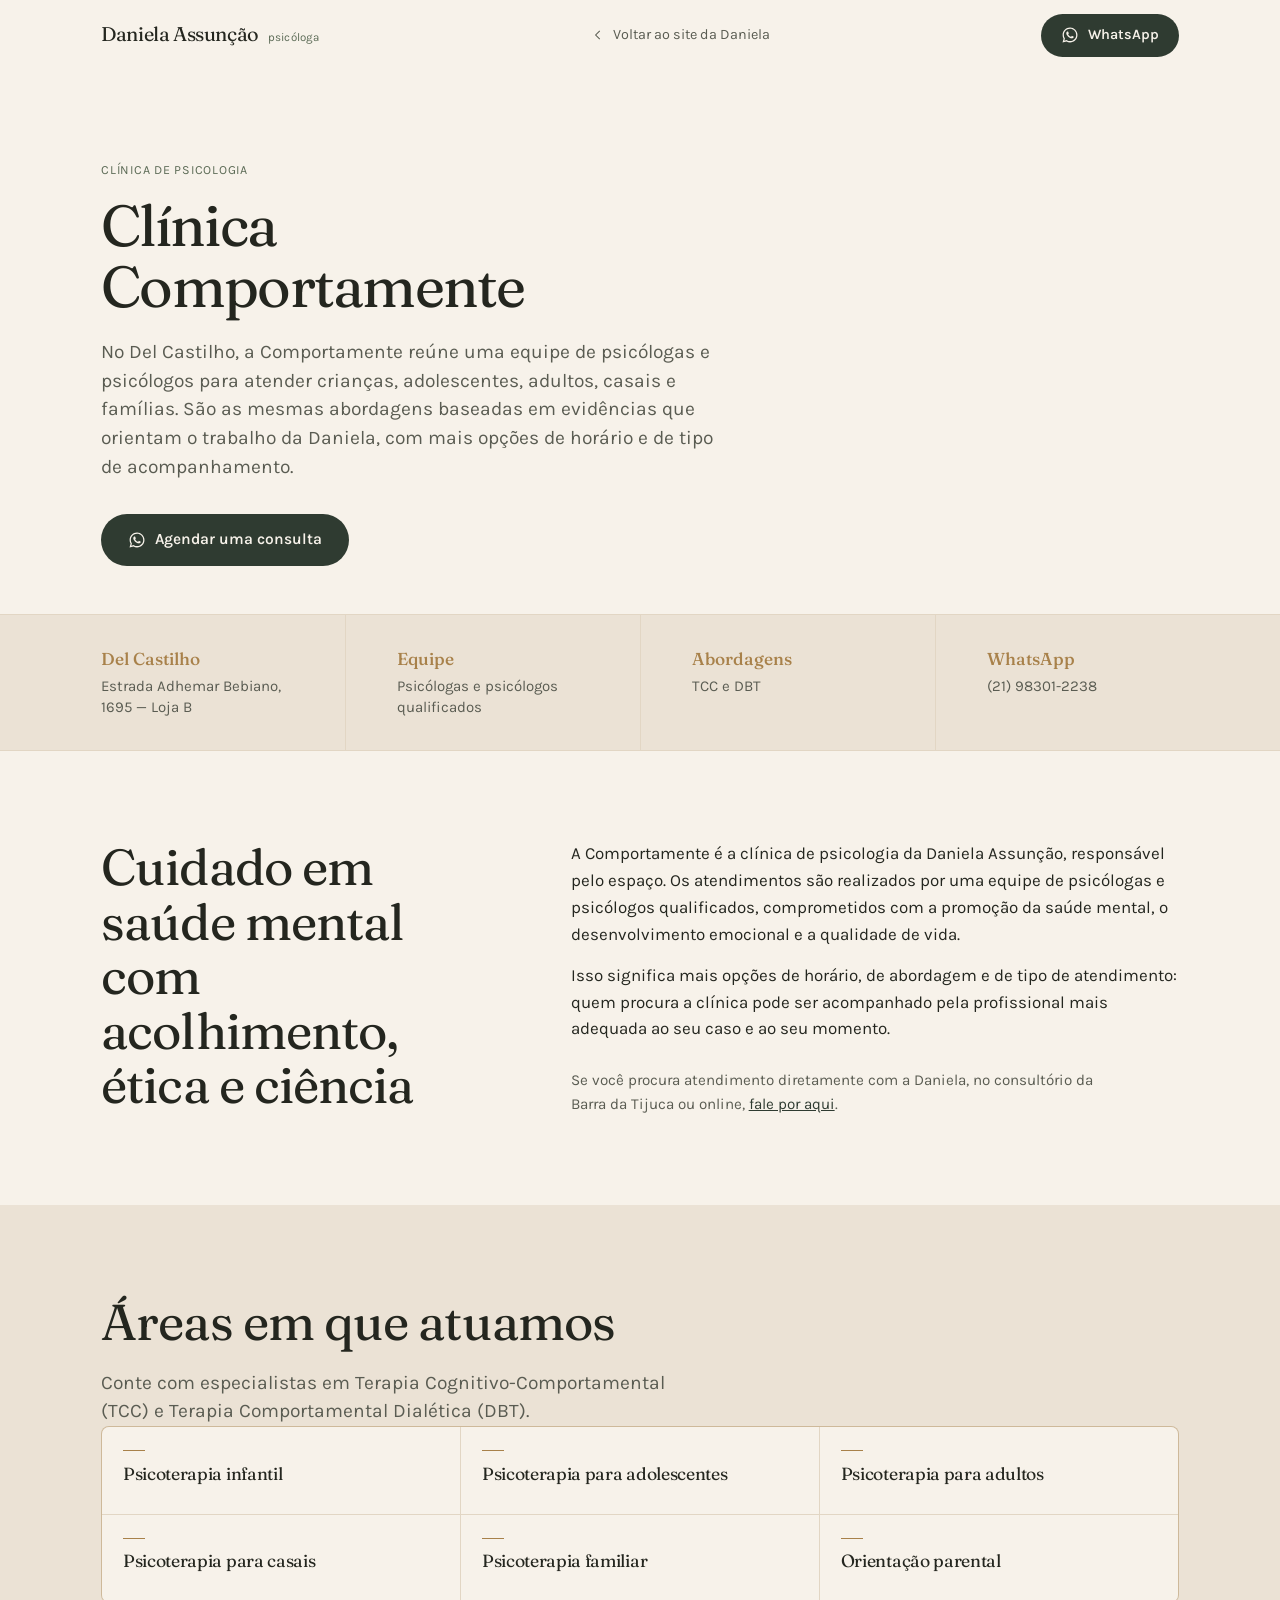
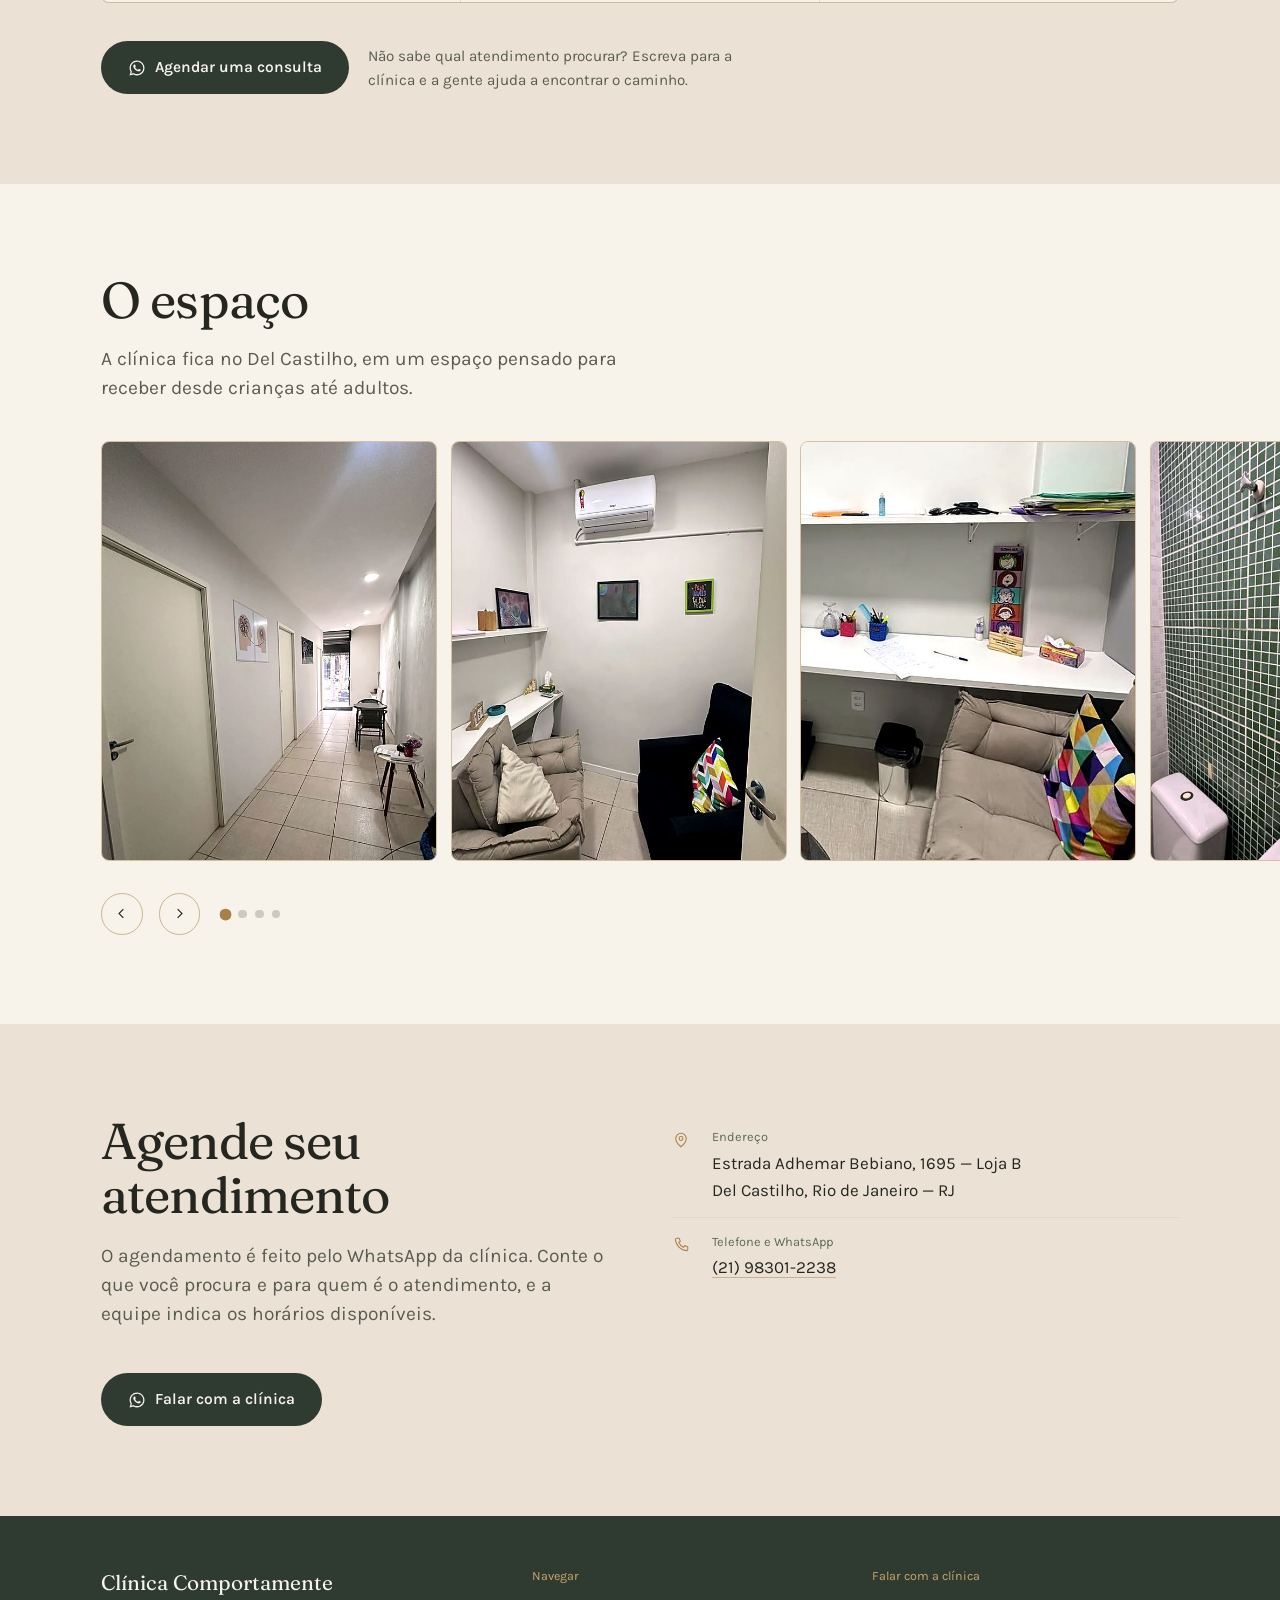
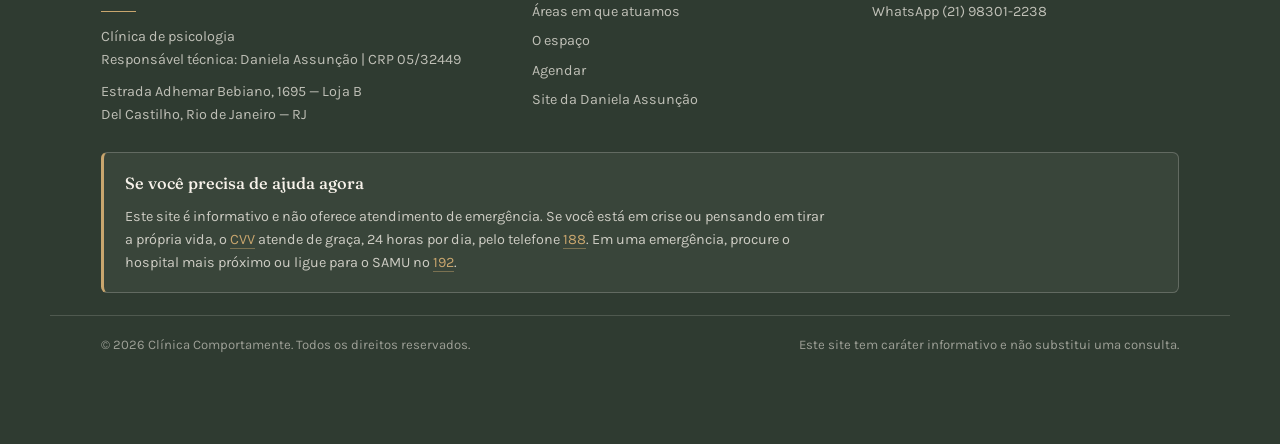
<file: clinica (4).html>
<!DOCTYPE html>
<html lang="pt-BR">
<head>
<meta charset="utf-8">
<meta name="viewport" content="width=device-width, initial-scale=1">
<title>Clínica Comportamente — clínica de psicologia no Del Castilho | Daniela Assunção</title>
<meta name="description" content="Clínica Comportamente, clínica de psicologia da psicóloga Daniela Assunção, no Del Castilho, Rio de Janeiro. Atendimento infantil, adolescente, adulto, casal, familiar e orientação parental.">
<meta name="theme-color" content="#F7F2EA">
<link rel="canonical" href="https://danielaassuncaopsicologa.com.br/clinica.html">
<meta property="og:type" content="website">
<meta property="og:locale" content="pt_BR">
<meta property="og:title" content="Clínica Comportamente | Daniela Assunção">
<meta property="og:description" content="A clínica de psicologia da Daniela Assunção, no Del Castilho. Equipe de psicólogas e psicólogos para diferentes tipos de atendimento.">
<link rel="icon" href="data:image/svg+xml,<svg xmlns='http://www.w3.org/2000/svg' viewBox='0 0 32 32'><rect width='32' height='32' rx='8' fill='%232F3B31'/><text x='16' y='22' font-family='Georgia,serif' font-size='16' fill='%23F7F2EA' text-anchor='middle'>da</text></svg>">

<link rel="stylesheet" href="estilo.css">

<style>
.voltar{display:inline-flex;align-items:center;gap:.45rem;font-size:.9rem;text-decoration:none;
  color:var(--tinta-70);white-space:nowrap}
.voltar:hover{color:var(--tinta)}
.voltar svg{width:14px;height:14px}
@media (max-width:760px){.voltar{display:none}}
.capa{padding-block:clamp(3rem,7vw,6rem) clamp(2rem,4vw,3rem)}
.capa h1{font-size:clamp(2.1rem,4.6vw,3.6rem);line-height:1.06;letter-spacing:-.03em;max-width:16ch}
.capa .lead{margin-top:1.3rem}
.capa__acoes{display:flex;flex-wrap:wrap;gap:.8rem;margin-top:2rem}

</style>

</head>
<body>

<a class="btn btn--linha pular" href="#conteudo">Ir para o conteúdo</a>

<header class="topo" id="topo">
  <div class="topo__in">
    <a class="marca" href="index.html">
      <span class="marca__n">Daniela Assunção</span>
      <span class="marca__c">psicóloga</span>
    </a>
    <a class="voltar" href="index.html">
      <svg viewBox="0 0 24 24" fill="none" stroke="currentColor" stroke-width="1.8" aria-hidden="true"><path d="M15 5 8 12l7 7"/></svg>
      Voltar ao site da Daniela
    </a>
    <a class="btn btn--zap" href="https://wa.me/5521983012238?text=Ol%C3%A1%2C%20vim%20pelo%20site%20da%20psic%C3%B3loga%20Daniela%20Assun%C3%A7%C3%A3o%20e%20gostaria%20de%20agendar%20um%20atendimento%20na%20Cl%C3%ADnica%20Comportamente." target="_blank" rel="noopener">
      <svg viewBox="0 0 24 24" fill="currentColor" aria-hidden="true"><path d="M12.04 2C6.58 2 2.13 6.45 2.13 11.91c0 1.75.46 3.45 1.32 4.95L2 22l5.25-1.38a9.9 9.9 0 0 0 4.79 1.22h.01c5.46 0 9.91-4.45 9.91-9.91 0-2.65-1.03-5.14-2.9-7.01A9.82 9.82 0 0 0 12.04 2Zm0 18.15h-.01a8.2 8.2 0 0 1-4.19-1.15l-.3-.18-3.12.82.83-3.04-.2-.31a8.19 8.19 0 0 1-1.26-4.38c0-4.54 3.7-8.24 8.25-8.24 2.2 0 4.27.86 5.83 2.42a8.19 8.19 0 0 1 2.41 5.83c0 4.54-3.7 8.23-8.24 8.23Zm4.52-6.16c-.25-.12-1.47-.72-1.69-.81-.23-.08-.39-.12-.56.13-.16.24-.64.8-.79.97-.14.16-.29.18-.54.06-.25-.12-1.05-.39-1.99-1.23-.74-.66-1.23-1.47-1.38-1.72-.14-.25-.01-.38.11-.5.11-.11.25-.29.37-.43.12-.15.16-.25.25-.41.08-.17.04-.31-.02-.43-.06-.12-.56-1.34-.76-1.84-.2-.48-.4-.41-.56-.42h-.47c-.16 0-.43.06-.65.31-.22.25-.85.83-.85 2.03s.87 2.35.99 2.51c.12.16 1.72 2.62 4.16 3.67.58.25 1.03.4 1.39.51.58.19 1.11.16 1.53.1.47-.07 1.47-.6 1.67-1.18.21-.58.21-1.07.15-1.18-.06-.11-.22-.17-.47-.29Z"/></svg>
      <span>WhatsApp</span>
    </a>
  </div>
</header>

<main id="conteudo">

<!-- ================= CAPA ================= -->
<section class="sec capa">
  <div class="wrap">
    <p class="areas__rot" style="margin-top:0">Clínica de psicologia</p>
    <h1 class="anim">Clínica Comportamente</h1>
    <p class="lead anim">No Del Castilho, a Comportamente reúne uma equipe de psicólogas e psicólogos para atender crianças, adolescentes, adultos, casais e famílias. São as mesmas abordagens baseadas em evidências que orientam o trabalho da Daniela, com mais opções de horário e de tipo de acompanhamento.</p>
    <div class="capa__acoes anim">
      <a class="btn btn--zap" href="https://wa.me/5521983012238?text=Ol%C3%A1%2C%20vim%20pelo%20site%20da%20psic%C3%B3loga%20Daniela%20Assun%C3%A7%C3%A3o%20e%20gostaria%20de%20agendar%20um%20atendimento%20na%20Cl%C3%ADnica%20Comportamente." target="_blank" rel="noopener">
        <svg viewBox="0 0 24 24" fill="currentColor" aria-hidden="true"><path d="M12.04 2C6.58 2 2.13 6.45 2.13 11.91c0 1.75.46 3.45 1.32 4.95L2 22l5.25-1.38a9.9 9.9 0 0 0 4.79 1.22h.01c5.46 0 9.91-4.45 9.91-9.91 0-2.65-1.03-5.14-2.9-7.01A9.82 9.82 0 0 0 12.04 2Zm0 18.15h-.01a8.2 8.2 0 0 1-4.19-1.15l-.3-.18-3.12.82.83-3.04-.2-.31a8.19 8.19 0 0 1-1.26-4.38c0-4.54 3.7-8.24 8.25-8.24 2.2 0 4.27.86 5.83 2.42a8.19 8.19 0 0 1 2.41 5.83c0 4.54-3.7 8.23-8.24 8.23Zm4.52-6.16c-.25-.12-1.47-.72-1.69-.81-.23-.08-.39-.12-.56.13-.16.24-.64.8-.79.97-.14.16-.29.18-.54.06-.25-.12-1.05-.39-1.99-1.23-.74-.66-1.23-1.47-1.38-1.72-.14-.25-.01-.38.11-.5.11-.11.25-.29.37-.43.12-.15.16-.25.25-.41.08-.17.04-.31-.02-.43-.06-.12-.56-1.34-.76-1.84-.2-.48-.4-.41-.56-.42h-.47c-.16 0-.43.06-.65.31-.22.25-.85.83-.85 2.03s.87 2.35.99 2.51c.12.16 1.72 2.62 4.16 3.67.58.25 1.03.4 1.39.51.58.19 1.11.16 1.53.1.47-.07 1.47-.6 1.67-1.18.21-.58.21-1.07.15-1.18-.06-.11-.22-.17-.47-.29Z"/></svg>
        Agendar uma consulta
      </a>
    </div>
  </div>
</section>

<div class="faixa">
  <div class="faixa__in">
    <div class="faixa__cel"><b>Del Castilho</b><span>Estrada Adhemar Bebiano, 1695 — Loja B</span></div>
    <div class="faixa__cel"><b>Equipe</b><span>Psicólogas e psicólogos qualificados</span></div>
    <div class="faixa__cel"><b>Abordagens</b><span>TCC e DBT</span></div>
    <div class="faixa__cel"><b>WhatsApp</b><span>(21) 98301-2238</span></div>
  </div>
</div>

<!-- ================= SOBRE A CLÍNICA ================= -->
<section class="sec">
  <div class="wrap duas">
    <div>
      <h2 class="titulo">Cuidado em saúde mental com acolhimento, ética e ciência</h2>
    </div>
    <div>
      <p>A Comportamente é a clínica de psicologia da Daniela Assunção, responsável pelo espaço. Os atendimentos são realizados por uma equipe de psicólogas e psicólogos qualificados, comprometidos com a promoção da saúde mental, o desenvolvimento emocional e a qualidade de vida.</p>
      <p>Isso significa mais opções de horário, de abordagem e de tipo de atendimento: quem procura a clínica pode ser acompanhado pela profissional mais adequada ao seu caso e ao seu momento.</p>
      <p class="aviso" style="margin-top:1.6rem">Se você procura atendimento diretamente com a Daniela, no consultório da Barra da Tijuca ou online, <a href="index.html#contato" style="color:var(--mata)">fale por aqui</a>.</p>
    </div>
  </div>
</section>

<!-- ================= ATENDIMENTOS ================= -->
<section class="sec contato" id="atendimentos">
  <div class="wrap">
    <div class="areas__cab">
      <h2 class="titulo">Áreas em que atuamos</h2>
      <p class="lead" style="margin-top:1.2rem">Conte com especialistas em Terapia Cognitivo-Comportamental (TCC) e Terapia Comportamental Dialética (DBT).</p>
    </div>

    <div class="areas__grade" style="grid-template-columns:repeat(3,1fr)">
      <article class="area"><h3>Psicoterapia infantil</h3></article>
      <article class="area"><h3>Psicoterapia para adolescentes</h3></article>
      <article class="area"><h3>Psicoterapia para adultos</h3></article>
      <article class="area"><h3>Psicoterapia para casais</h3></article>
      <article class="area"><h3>Psicoterapia familiar</h3></article>
      <article class="area"><h3>Orientação parental</h3></article>
    </div>

    <div class="areas__pe">
      <a class="btn btn--zap" href="https://wa.me/5521983012238?text=Ol%C3%A1%2C%20vim%20pelo%20site%20da%20psic%C3%B3loga%20Daniela%20Assun%C3%A7%C3%A3o%20e%20gostaria%20de%20agendar%20um%20atendimento%20na%20Cl%C3%ADnica%20Comportamente." target="_blank" rel="noopener">
        <svg viewBox="0 0 24 24" fill="currentColor" aria-hidden="true"><path d="M12.04 2C6.58 2 2.13 6.45 2.13 11.91c0 1.75.46 3.45 1.32 4.95L2 22l5.25-1.38a9.9 9.9 0 0 0 4.79 1.22h.01c5.46 0 9.91-4.45 9.91-9.91 0-2.65-1.03-5.14-2.9-7.01A9.82 9.82 0 0 0 12.04 2Zm0 18.15h-.01a8.2 8.2 0 0 1-4.19-1.15l-.3-.18-3.12.82.83-3.04-.2-.31a8.19 8.19 0 0 1-1.26-4.38c0-4.54 3.7-8.24 8.25-8.24 2.2 0 4.27.86 5.83 2.42a8.19 8.19 0 0 1 2.41 5.83c0 4.54-3.7 8.23-8.24 8.23Zm4.52-6.16c-.25-.12-1.47-.72-1.69-.81-.23-.08-.39-.12-.56.13-.16.24-.64.8-.79.97-.14.16-.29.18-.54.06-.25-.12-1.05-.39-1.99-1.23-.74-.66-1.23-1.47-1.38-1.72-.14-.25-.01-.38.11-.5.11-.11.25-.29.37-.43.12-.15.16-.25.25-.41.08-.17.04-.31-.02-.43-.06-.12-.56-1.34-.76-1.84-.2-.48-.4-.41-.56-.42h-.47c-.16 0-.43.06-.65.31-.22.25-.85.83-.85 2.03s.87 2.35.99 2.51c.12.16 1.72 2.62 4.16 3.67.58.25 1.03.4 1.39.51.58.19 1.11.16 1.53.1.47-.07 1.47-.6 1.67-1.18.21-.58.21-1.07.15-1.18-.06-.11-.22-.17-.47-.29Z"/></svg>
        Agendar uma consulta
      </a>
      <p>Não sabe qual atendimento procurar? Escreva para a clínica e a gente ajuda a encontrar o caminho.</p>
    </div>
  </div>
</section>

<!-- ================= O ESPAÇO ================= -->
<!-- Fotos do interior da clínica. Para trocar, substitua o src base64 mantendo width/height e o alt. -->
<section class="sec" id="espaco" aria-labelledby="esp-tit">
  <div class="wrap">
    <div class="cons__cab">
      <h2 class="titulo" id="esp-tit">O espaço</h2>
      <p class="lead" style="margin-top:1.1rem">A clínica fica no Del Castilho, em um espaço pensado para receber desde crianças até adultos.</p>
    </div>
  </div>

  <ul class="cons__pista" id="esp-pista" tabindex="0" aria-label="Fotos da clínica">
    <li class="cons__item"><img src="clinica-corredor.jpg" width="620" height="775" loading="lazy" decoding="async" alt="Corredor de entrada da Clínica Comportamente, com as salas de atendimento de um lado e a recepção ao fundo."></li>
    <li class="cons__item"><img src="clinica-sala-1.jpg" width="620" height="775" loading="lazy" decoding="async" alt="Sala de atendimento da clínica, com duas poltronas, escrivaninha e quadros na parede."></li>
    <li class="cons__item"><img src="clinica-sala-2.jpg" width="620" height="775" loading="lazy" decoding="async" alt="Segunda sala de atendimento da clínica, com sofá, escrivaninha e prateleiras."></li>
    <li class="cons__item"><img src="clinica-banheiro.jpg" width="620" height="775" loading="lazy" decoding="async" alt="Banheiro da clínica, com parede de pastilhas verdes, espelho redondo e dispenser de sabonete."></li>
  </ul>

  <div class="wrap">
    <div class="car__ctrl">
      <button class="car__seta" type="button" id="esp-ant" aria-label="Foto anterior">
        <svg viewBox="0 0 24 24" fill="none" stroke="currentColor" stroke-width="1.8" aria-hidden="true"><path d="M15 5 8 12l7 7"/></svg>
      </button>
      <button class="car__seta" type="button" id="esp-prox" aria-label="Próxima foto">
        <svg viewBox="0 0 24 24" fill="none" stroke="currentColor" stroke-width="1.8" aria-hidden="true"><path d="m9 5 7 7-7 7"/></svg>
      </button>
      <div class="car__pontos" id="esp-pontos" aria-label="Escolher foto"></div>
    </div>
  </div>
</section>

<!-- ================= CONTATO ================= -->
<section class="sec contato" id="contato">
  <div class="wrap ct__grade">
    <div>
      <h2 class="titulo">Agende seu atendimento</h2>
      <p class="lead" style="margin-top:1.2rem">O agendamento é feito pelo WhatsApp da clínica. Conte o que você procura e para quem é o atendimento, e a equipe indica os horários disponíveis.</p>
      <a class="btn btn--zap ct__btn" href="https://wa.me/5521983012238?text=Ol%C3%A1%2C%20vim%20pelo%20site%20da%20psic%C3%B3loga%20Daniela%20Assun%C3%A7%C3%A3o%20e%20gostaria%20de%20agendar%20um%20atendimento%20na%20Cl%C3%ADnica%20Comportamente." target="_blank" rel="noopener">
        <svg viewBox="0 0 24 24" fill="currentColor" aria-hidden="true"><path d="M12.04 2C6.58 2 2.13 6.45 2.13 11.91c0 1.75.46 3.45 1.32 4.95L2 22l5.25-1.38a9.9 9.9 0 0 0 4.79 1.22h.01c5.46 0 9.91-4.45 9.91-9.91 0-2.65-1.03-5.14-2.9-7.01A9.82 9.82 0 0 0 12.04 2Zm0 18.15h-.01a8.2 8.2 0 0 1-4.19-1.15l-.3-.18-3.12.82.83-3.04-.2-.31a8.19 8.19 0 0 1-1.26-4.38c0-4.54 3.7-8.24 8.25-8.24 2.2 0 4.27.86 5.83 2.42a8.19 8.19 0 0 1 2.41 5.83c0 4.54-3.7 8.23-8.24 8.23Zm4.52-6.16c-.25-.12-1.47-.72-1.69-.81-.23-.08-.39-.12-.56.13-.16.24-.64.8-.79.97-.14.16-.29.18-.54.06-.25-.12-1.05-.39-1.99-1.23-.74-.66-1.23-1.47-1.38-1.72-.14-.25-.01-.38.11-.5.11-.11.25-.29.37-.43.12-.15.16-.25.25-.41.08-.17.04-.31-.02-.43-.06-.12-.56-1.34-.76-1.84-.2-.48-.4-.41-.56-.42h-.47c-.16 0-.43.06-.65.31-.22.25-.85.83-.85 2.03s.87 2.35.99 2.51c.12.16 1.72 2.62 4.16 3.67.58.25 1.03.4 1.39.51.58.19 1.11.16 1.53.1.47-.07 1.47-.6 1.67-1.18.21-.58.21-1.07.15-1.18-.06-.11-.22-.17-.47-.29Z"/></svg>
        Falar com a clínica
      </a>
    </div>

    <div>
      <ul class="ct__dados">
        <li>
          <svg viewBox="0 0 24 24" fill="none" stroke="currentColor" stroke-width="1.4" aria-hidden="true"><path d="M12 21s7-5.5 7-11a7 7 0 1 0-14 0c0 5.5 7 11 7 11Z"/><circle cx="12" cy="10" r="2.6"/></svg>
          <div><span class="ct__rot">Endereço</span>
            Estrada Adhemar Bebiano, 1695 — Loja B<br>Del Castilho, Rio de Janeiro — RJ
          </div>
        </li>
        <li>
          <svg viewBox="0 0 24 24" fill="none" stroke="currentColor" stroke-width="1.4" aria-hidden="true"><path d="M6.5 3h3l1.6 4-2.1 1.5a12 12 0 0 0 6.5 6.5L17 12.9l4 1.6v3a2 2 0 0 1-2.2 2A16.5 16.5 0 0 1 4.5 5.2 2 2 0 0 1 6.5 3Z"/></svg>
          <div><span class="ct__rot">Telefone e WhatsApp</span>
            <a href="tel:+5521983012238">(21) 98301-2238</a>
          </div>
        </li>
      </ul>
    </div>
  </div>
</section>

</main>

<footer class="rod">
  <div class="rod__in">
    <div>
      <h4>Clínica Comportamente</h4>
      <p style="margin:0 0 .6rem">Clínica de psicologia<br>Responsável técnica: Daniela Assunção | CRP 05/32449</p>
      <p style="margin:0">Estrada Adhemar Bebiano, 1695 — Loja B<br>Del Castilho, Rio de Janeiro — RJ</p>
    </div>
    <div>
      <p class="rod__t">Navegar</p>
      <ul>
        <li><a href="#atendimentos">Áreas em que atuamos</a></li>
        <li><a href="#espaco">O espaço</a></li>
        <li><a href="#contato">Agendar</a></li>
        <li><a href="index.html">Site da Daniela Assunção</a></li>
      </ul>
    </div>
    <div>
      <p class="rod__t">Falar com a clínica</p>
      <ul>
        <li><a href="https://wa.me/5521983012238?text=Ol%C3%A1%2C%20vim%20pelo%20site%20da%20psic%C3%B3loga%20Daniela%20Assun%C3%A7%C3%A3o%20e%20gostaria%20de%20agendar%20um%20atendimento%20na%20Cl%C3%ADnica%20Comportamente." target="_blank" rel="noopener">WhatsApp (21) 98301-2238</a></li>
      </ul>
    </div>
  </div>

  <div class="emerg">
    <div class="emerg__cx">
      <b>Se você precisa de ajuda agora</b>
      <p>Este site é informativo e não oferece atendimento de emergência. Se você está em crise ou pensando em tirar a própria vida, o <a href="https://www.cvv.org.br/" target="_blank" rel="noopener">CVV</a> atende de graça, 24 horas por dia, pelo telefone <a href="tel:188">188</a>. Em uma emergência, procure o hospital mais próximo ou ligue para o SAMU no <a href="tel:192">192</a>.</p>
    </div>
  </div>

  <div class="rod__base">
    <span>© <span id="ano">2026</span> Clínica Comportamente. Todos os direitos reservados.</span>
    <span>Este site tem caráter informativo e não substitui uma consulta.</span>
  </div>
</footer>

<div class="barra">
  <a class="btn btn--linha" href="index.html">Site da Daniela</a>
  <a class="btn btn--zap" href="https://wa.me/5521983012238?text=Ol%C3%A1%2C%20vim%20pelo%20site%20da%20psic%C3%B3loga%20Daniela%20Assun%C3%A7%C3%A3o%20e%20gostaria%20de%20agendar%20um%20atendimento%20na%20Cl%C3%ADnica%20Comportamente." target="_blank" rel="noopener">
    <svg viewBox="0 0 24 24" fill="currentColor" aria-hidden="true"><path d="M12.04 2C6.58 2 2.13 6.45 2.13 11.91c0 1.75.46 3.45 1.32 4.95L2 22l5.25-1.38a9.9 9.9 0 0 0 4.79 1.22h.01c5.46 0 9.91-4.45 9.91-9.91 0-2.65-1.03-5.14-2.9-7.01A9.82 9.82 0 0 0 12.04 2Zm0 18.15h-.01a8.2 8.2 0 0 1-4.19-1.15l-.3-.18-3.12.82.83-3.04-.2-.31a8.19 8.19 0 0 1-1.26-4.38c0-4.54 3.7-8.24 8.25-8.24 2.2 0 4.27.86 5.83 2.42a8.19 8.19 0 0 1 2.41 5.83c0 4.54-3.7 8.23-8.24 8.23Zm4.52-6.16c-.25-.12-1.47-.72-1.69-.81-.23-.08-.39-.12-.56.13-.16.24-.64.8-.79.97-.14.16-.29.18-.54.06-.25-.12-1.05-.39-1.99-1.23-.74-.66-1.23-1.47-1.38-1.72-.14-.25-.01-.38.11-.5.11-.11.25-.29.37-.43.12-.15.16-.25.25-.41.08-.17.04-.31-.02-.43-.06-.12-.56-1.34-.76-1.84-.2-.48-.4-.41-.56-.42h-.47c-.16 0-.43.06-.65.31-.22.25-.85.83-.85 2.03s.87 2.35.99 2.51c.12.16 1.72 2.62 4.16 3.67.58.25 1.03.4 1.39.51.58.19 1.11.16 1.53.1.47-.07 1.47-.6 1.67-1.18.21-.58.21-1.07.15-1.18-.06-.11-.22-.17-.47-.29Z"/></svg>
    Agendar
  </a>
</div>

<script type="application/ld+json">
{
  "@context":"https://schema.org",
  "@type":"Psychologist",
  "name":"Clínica Comportamente",
  "description":"Clínica de psicologia no Del Castilho, Rio de Janeiro. Atendimento infantil, adolescente, adulto, de casais e familiar, com abordagens baseadas em evidências.",
  "url":"https://danielaassuncaopsicologa.com.br/clinica.html",
  "telephone":"+55 21 98301-2238",
  "address":{"@type":"PostalAddress","streetAddress":"Estrada Adhemar Bebiano, 1695 - Loja B","addressLocality":"Rio de Janeiro","addressRegion":"RJ","addressCountry":"BR"},
  "employee":{"@type":"Person","name":"Daniela Assunção","jobTitle":"Psicóloga"}
}
</script>

<script>
(function () {
  "use strict";
  document.getElementById("ano").textContent = new Date().getFullYear();
  requestAnimationFrame(function () { document.body.classList.add("pronto"); });
  var topo = document.getElementById("topo");
  var aoRolar = function () { topo.classList.toggle("rolou", window.scrollY > 12); };
  aoRolar();
  window.addEventListener("scroll", aoRolar, { passive: true });

  /* ---------- carrossel (mesma mecânica do site da Daniela) ---------- */
  var semMovimento = window.matchMedia("(prefers-reduced-motion: reduce)").matches;

  function montarCarrossel(idPista, idPontos, idAnt, idProx, intervalo) {
    var pista = document.getElementById(idPista);
    if (!pista) return;
    var itens = pista.children;
    var pontos = document.getElementById(idPontos);
    var atual = 0, pausadoAte = 0;

    for (var i = 0; i < itens.length; i++) {
      (function (n) {
        var b = document.createElement("button");
        b.className = "car__pt";
        b.type = "button";
        b.setAttribute("aria-label", "Item " + (n + 1) + " de " + itens.length);
        b.addEventListener("click", function () { pausar(); ir(n); });
        pontos.appendChild(b);
      })(i);
    }
    var bolinhas = pontos.querySelectorAll(".car__pt");

    function pausar() { pausadoAte = Date.now() + 12000; }

    function marcar(n) {
      atual = n;
      for (var k = 0; k < bolinhas.length; k++) {
        bolinhas[k].setAttribute("aria-current", k === n ? "true" : "false");
      }
    }

    function ir(n) {
      var base = itens[0].offsetLeft;
      pista.scrollTo({ left: itens[n].offsetLeft - base, behavior: semMovimento ? "auto" : "smooth" });
      marcar(n);
    }

    function fim() { return pista.scrollLeft + pista.clientWidth >= pista.scrollWidth - 8; }

    function avancar() {
      if (atual >= itens.length - 1 || fim()) ir(0);
      else ir(atual + 1);
    }

    marcar(0);
    document.getElementById(idAnt).addEventListener("click", function () {
      pausar(); ir((atual - 1 + itens.length) % itens.length);
    });
    document.getElementById(idProx).addEventListener("click", function () { pausar(); avancar(); });

    var esperando;
    pista.addEventListener("scroll", function () {
      clearTimeout(esperando);
      esperando = setTimeout(function () {
        var base = itens[0].offsetLeft, perto = 0, menor = Infinity;
        for (var k = 0; k < itens.length; k++) {
          var d = Math.abs((itens[k].offsetLeft - base) - pista.scrollLeft);
          if (d < menor) { menor = d; perto = k; }
        }
        marcar(perto);
      }, 90);
    }, { passive: true });

    pista.addEventListener("pointerdown", pausar, { passive: true });
    pista.addEventListener("mouseenter", pausar);
    pista.addEventListener("keydown", function (e) {
      if (e.key === "ArrowRight") { pausar(); avancar(); }
      if (e.key === "ArrowLeft") { pausar(); ir((atual - 1 + itens.length) % itens.length); }
    });

    if (!semMovimento) {
      setInterval(function () {
        if (document.hidden || Date.now() < pausadoAte) return;
        var r = pista.getBoundingClientRect();
        if (r.bottom < 40 || r.top > window.innerHeight - 40) return;
        avancar();
      }, intervalo);
    }
  }

  montarCarrossel("esp-pista", "esp-pontos", "esp-ant", "esp-prox", 4500);
})();
</script>
</body>
</html>
</file>
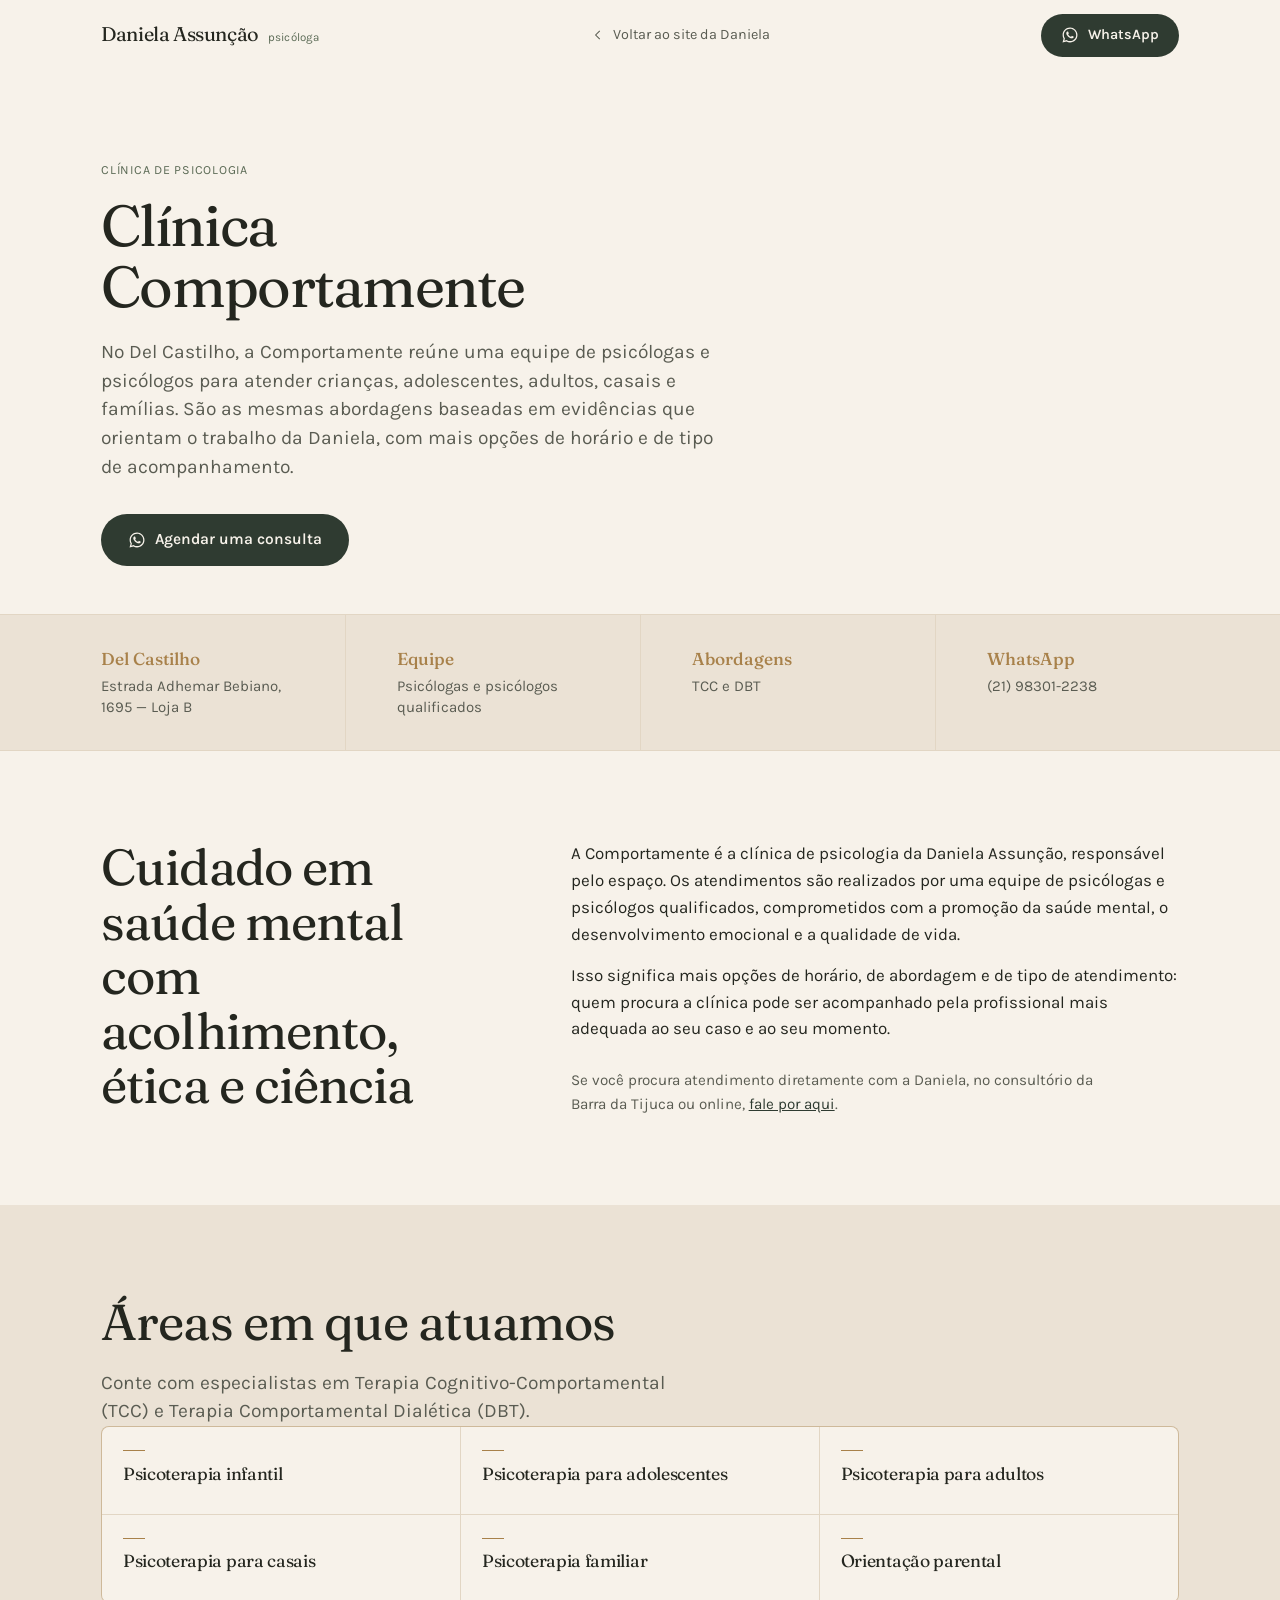
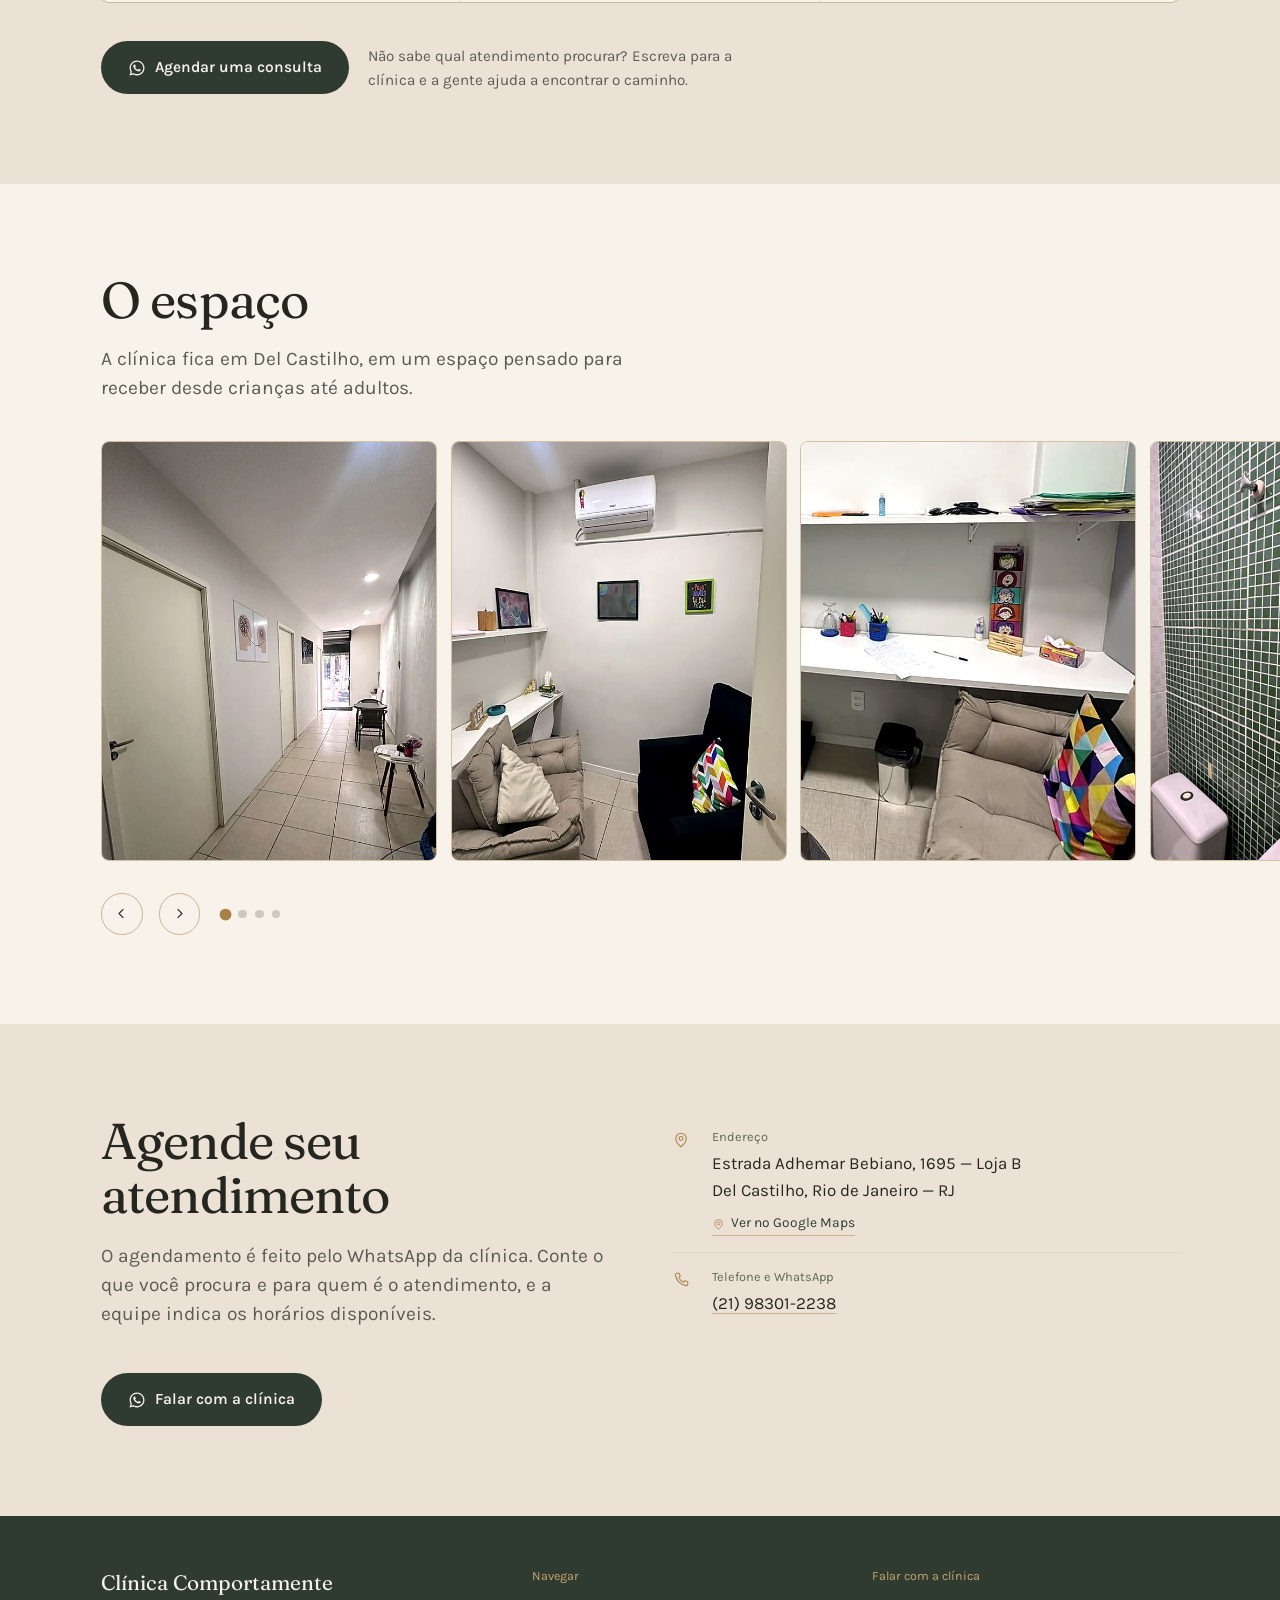
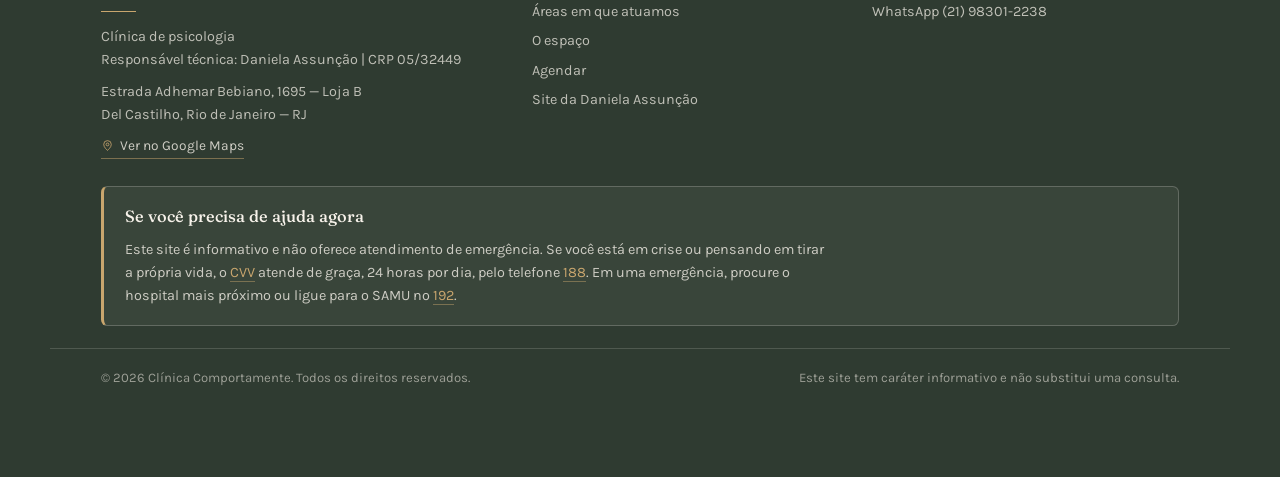
<file: clinica (5).html>
<!DOCTYPE html>
<html lang="pt-BR">
<head>
<meta charset="utf-8">
<meta name="viewport" content="width=device-width, initial-scale=1">
<title>Clínica Comportamente — clínica de psicologia em Del Castilho | Daniela Assunção</title>
<meta name="description" content="Clínica Comportamente, clínica de psicologia da psicóloga Daniela Assunção, em Del Castilho, Rio de Janeiro. Atendimento infantil, adolescente, adulto, casal, familiar e orientação parental.">
<meta name="theme-color" content="#F7F2EA">
<link rel="canonical" href="https://danielaassuncaopsicologa.com.br/clinica.html">
<meta property="og:type" content="website">
<meta property="og:locale" content="pt_BR">
<meta property="og:title" content="Clínica Comportamente | Daniela Assunção">
<meta property="og:description" content="A clínica de psicologia da Daniela Assunção, em Del Castilho. Equipe de psicólogas e psicólogos para diferentes tipos de atendimento.">
<link rel="icon" href="data:image/svg+xml,<svg xmlns='http://www.w3.org/2000/svg' viewBox='0 0 32 32'><rect width='32' height='32' rx='8' fill='%232F3B31'/><text x='16' y='22' font-family='Georgia,serif' font-size='16' fill='%23F7F2EA' text-anchor='middle'>da</text></svg>">

<link rel="stylesheet" href="estilo.css">

<style>
.voltar{display:inline-flex;align-items:center;gap:.45rem;font-size:.9rem;text-decoration:none;
  color:var(--tinta-70);white-space:nowrap}
.voltar:hover{color:var(--tinta)}
.voltar svg{width:14px;height:14px}
@media (max-width:760px){.voltar{display:none}}
.capa{padding-block:clamp(3rem,7vw,6rem) clamp(2rem,4vw,3rem)}
.capa h1{font-size:clamp(2.1rem,4.6vw,3.6rem);line-height:1.06;letter-spacing:-.03em;max-width:16ch}
.capa .lead{margin-top:1.3rem}
.capa__acoes{display:flex;flex-wrap:wrap;gap:.8rem;margin-top:2rem}

</style>

</head>
<body>

<a class="btn btn--linha pular" href="#conteudo">Ir para o conteúdo</a>

<header class="topo" id="topo">
  <div class="topo__in">
    <a class="marca" href="index.html">
      <span class="marca__n">Daniela Assunção</span>
      <span class="marca__c">psicóloga</span>
    </a>
    <a class="voltar" href="index.html">
      <svg viewBox="0 0 24 24" fill="none" stroke="currentColor" stroke-width="1.8" aria-hidden="true"><path d="M15 5 8 12l7 7"/></svg>
      Voltar ao site da Daniela
    </a>
    <a class="btn btn--zap" href="https://wa.me/5521983012238?text=Ol%C3%A1%2C%20vim%20pelo%20site%20da%20psic%C3%B3loga%20Daniela%20Assun%C3%A7%C3%A3o%20e%20gostaria%20de%20agendar%20um%20atendimento%20na%20Cl%C3%ADnica%20Comportamente." target="_blank" rel="noopener">
      <svg viewBox="0 0 24 24" fill="currentColor" aria-hidden="true"><path d="M12.04 2C6.58 2 2.13 6.45 2.13 11.91c0 1.75.46 3.45 1.32 4.95L2 22l5.25-1.38a9.9 9.9 0 0 0 4.79 1.22h.01c5.46 0 9.91-4.45 9.91-9.91 0-2.65-1.03-5.14-2.9-7.01A9.82 9.82 0 0 0 12.04 2Zm0 18.15h-.01a8.2 8.2 0 0 1-4.19-1.15l-.3-.18-3.12.82.83-3.04-.2-.31a8.19 8.19 0 0 1-1.26-4.38c0-4.54 3.7-8.24 8.25-8.24 2.2 0 4.27.86 5.83 2.42a8.19 8.19 0 0 1 2.41 5.83c0 4.54-3.7 8.23-8.24 8.23Zm4.52-6.16c-.25-.12-1.47-.72-1.69-.81-.23-.08-.39-.12-.56.13-.16.24-.64.8-.79.97-.14.16-.29.18-.54.06-.25-.12-1.05-.39-1.99-1.23-.74-.66-1.23-1.47-1.38-1.72-.14-.25-.01-.38.11-.5.11-.11.25-.29.37-.43.12-.15.16-.25.25-.41.08-.17.04-.31-.02-.43-.06-.12-.56-1.34-.76-1.84-.2-.48-.4-.41-.56-.42h-.47c-.16 0-.43.06-.65.31-.22.25-.85.83-.85 2.03s.87 2.35.99 2.51c.12.16 1.72 2.62 4.16 3.67.58.25 1.03.4 1.39.51.58.19 1.11.16 1.53.1.47-.07 1.47-.6 1.67-1.18.21-.58.21-1.07.15-1.18-.06-.11-.22-.17-.47-.29Z"/></svg>
      <span>WhatsApp</span>
    </a>
  </div>
</header>

<main id="conteudo">

<!-- ================= CAPA ================= -->
<section class="sec capa">
  <div class="wrap">
    <p class="areas__rot" style="margin-top:0">Clínica de psicologia</p>
    <h1 class="anim">Clínica Comportamente</h1>
    <p class="lead anim">No Del Castilho, a Comportamente reúne uma equipe de psicólogas e psicólogos para atender crianças, adolescentes, adultos, casais e famílias. São as mesmas abordagens baseadas em evidências que orientam o trabalho da Daniela, com mais opções de horário e de tipo de acompanhamento.</p>
    <div class="capa__acoes anim">
      <a class="btn btn--zap" href="https://wa.me/5521983012238?text=Ol%C3%A1%2C%20vim%20pelo%20site%20da%20psic%C3%B3loga%20Daniela%20Assun%C3%A7%C3%A3o%20e%20gostaria%20de%20agendar%20um%20atendimento%20na%20Cl%C3%ADnica%20Comportamente." target="_blank" rel="noopener">
        <svg viewBox="0 0 24 24" fill="currentColor" aria-hidden="true"><path d="M12.04 2C6.58 2 2.13 6.45 2.13 11.91c0 1.75.46 3.45 1.32 4.95L2 22l5.25-1.38a9.9 9.9 0 0 0 4.79 1.22h.01c5.46 0 9.91-4.45 9.91-9.91 0-2.65-1.03-5.14-2.9-7.01A9.82 9.82 0 0 0 12.04 2Zm0 18.15h-.01a8.2 8.2 0 0 1-4.19-1.15l-.3-.18-3.12.82.83-3.04-.2-.31a8.19 8.19 0 0 1-1.26-4.38c0-4.54 3.7-8.24 8.25-8.24 2.2 0 4.27.86 5.83 2.42a8.19 8.19 0 0 1 2.41 5.83c0 4.54-3.7 8.23-8.24 8.23Zm4.52-6.16c-.25-.12-1.47-.72-1.69-.81-.23-.08-.39-.12-.56.13-.16.24-.64.8-.79.97-.14.16-.29.18-.54.06-.25-.12-1.05-.39-1.99-1.23-.74-.66-1.23-1.47-1.38-1.72-.14-.25-.01-.38.11-.5.11-.11.25-.29.37-.43.12-.15.16-.25.25-.41.08-.17.04-.31-.02-.43-.06-.12-.56-1.34-.76-1.84-.2-.48-.4-.41-.56-.42h-.47c-.16 0-.43.06-.65.31-.22.25-.85.83-.85 2.03s.87 2.35.99 2.51c.12.16 1.72 2.62 4.16 3.67.58.25 1.03.4 1.39.51.58.19 1.11.16 1.53.1.47-.07 1.47-.6 1.67-1.18.21-.58.21-1.07.15-1.18-.06-.11-.22-.17-.47-.29Z"/></svg>
        Agendar uma consulta
      </a>
    </div>
  </div>
</section>

<div class="faixa">
  <div class="faixa__in">
    <div class="faixa__cel"><b>Del Castilho</b><span>Estrada Adhemar Bebiano, 1695 — Loja B</span></div>
    <div class="faixa__cel"><b>Equipe</b><span>Psicólogas e psicólogos qualificados</span></div>
    <div class="faixa__cel"><b>Abordagens</b><span>TCC e DBT</span></div>
    <div class="faixa__cel"><b>WhatsApp</b><span>(21) 98301-2238</span></div>
  </div>
</div>

<!-- ================= SOBRE A CLÍNICA ================= -->
<section class="sec">
  <div class="wrap duas">
    <div>
      <h2 class="titulo">Cuidado em saúde mental com acolhimento, ética e ciência</h2>
    </div>
    <div>
      <p>A Comportamente é a clínica de psicologia da Daniela Assunção, responsável pelo espaço. Os atendimentos são realizados por uma equipe de psicólogas e psicólogos qualificados, comprometidos com a promoção da saúde mental, o desenvolvimento emocional e a qualidade de vida.</p>
      <p>Isso significa mais opções de horário, de abordagem e de tipo de atendimento: quem procura a clínica pode ser acompanhado pela profissional mais adequada ao seu caso e ao seu momento.</p>
      <p class="aviso" style="margin-top:1.6rem">Se você procura atendimento diretamente com a Daniela, no consultório da Barra da Tijuca ou online, <a href="index.html#contato" style="color:var(--mata)">fale por aqui</a>.</p>
    </div>
  </div>
</section>

<!-- ================= ATENDIMENTOS ================= -->
<section class="sec contato" id="atendimentos">
  <div class="wrap">
    <div class="areas__cab">
      <h2 class="titulo">Áreas em que atuamos</h2>
      <p class="lead" style="margin-top:1.2rem">Conte com especialistas em Terapia Cognitivo-Comportamental (TCC) e Terapia Comportamental Dialética (DBT).</p>
    </div>

    <div class="areas__grade" style="grid-template-columns:repeat(3,1fr)">
      <article class="area"><h3>Psicoterapia infantil</h3></article>
      <article class="area"><h3>Psicoterapia para adolescentes</h3></article>
      <article class="area"><h3>Psicoterapia para adultos</h3></article>
      <article class="area"><h3>Psicoterapia para casais</h3></article>
      <article class="area"><h3>Psicoterapia familiar</h3></article>
      <article class="area"><h3>Orientação parental</h3></article>
    </div>

    <div class="areas__pe">
      <a class="btn btn--zap" href="https://wa.me/5521983012238?text=Ol%C3%A1%2C%20vim%20pelo%20site%20da%20psic%C3%B3loga%20Daniela%20Assun%C3%A7%C3%A3o%20e%20gostaria%20de%20agendar%20um%20atendimento%20na%20Cl%C3%ADnica%20Comportamente." target="_blank" rel="noopener">
        <svg viewBox="0 0 24 24" fill="currentColor" aria-hidden="true"><path d="M12.04 2C6.58 2 2.13 6.45 2.13 11.91c0 1.75.46 3.45 1.32 4.95L2 22l5.25-1.38a9.9 9.9 0 0 0 4.79 1.22h.01c5.46 0 9.91-4.45 9.91-9.91 0-2.65-1.03-5.14-2.9-7.01A9.82 9.82 0 0 0 12.04 2Zm0 18.15h-.01a8.2 8.2 0 0 1-4.19-1.15l-.3-.18-3.12.82.83-3.04-.2-.31a8.19 8.19 0 0 1-1.26-4.38c0-4.54 3.7-8.24 8.25-8.24 2.2 0 4.27.86 5.83 2.42a8.19 8.19 0 0 1 2.41 5.83c0 4.54-3.7 8.23-8.24 8.23Zm4.52-6.16c-.25-.12-1.47-.72-1.69-.81-.23-.08-.39-.12-.56.13-.16.24-.64.8-.79.97-.14.16-.29.18-.54.06-.25-.12-1.05-.39-1.99-1.23-.74-.66-1.23-1.47-1.38-1.72-.14-.25-.01-.38.11-.5.11-.11.25-.29.37-.43.12-.15.16-.25.25-.41.08-.17.04-.31-.02-.43-.06-.12-.56-1.34-.76-1.84-.2-.48-.4-.41-.56-.42h-.47c-.16 0-.43.06-.65.31-.22.25-.85.83-.85 2.03s.87 2.35.99 2.51c.12.16 1.72 2.62 4.16 3.67.58.25 1.03.4 1.39.51.58.19 1.11.16 1.53.1.47-.07 1.47-.6 1.67-1.18.21-.58.21-1.07.15-1.18-.06-.11-.22-.17-.47-.29Z"/></svg>
        Agendar uma consulta
      </a>
      <p>Não sabe qual atendimento procurar? Escreva para a clínica e a gente ajuda a encontrar o caminho.</p>
    </div>
  </div>
</section>

<!-- ================= O ESPAÇO ================= -->
<!-- Fotos do interior da clínica. Para trocar, substitua o src base64 mantendo width/height e o alt. -->
<section class="sec" id="espaco" aria-labelledby="esp-tit">
  <div class="wrap">
    <div class="cons__cab">
      <h2 class="titulo" id="esp-tit">O espaço</h2>
      <p class="lead" style="margin-top:1.1rem">A clínica fica em Del Castilho, em um espaço pensado para receber desde crianças até adultos.</p>
    </div>
  </div>

  <ul class="cons__pista" id="esp-pista" tabindex="0" aria-label="Fotos da clínica">
    <li class="cons__item"><img src="clinica-corredor.jpg" width="620" height="775" loading="lazy" decoding="async" alt="Corredor de entrada da Clínica Comportamente, com as salas de atendimento de um lado e a recepção ao fundo."></li>
    <li class="cons__item"><img src="clinica-sala-1.jpg" width="620" height="775" loading="lazy" decoding="async" alt="Sala de atendimento da clínica, com duas poltronas, escrivaninha e quadros na parede."></li>
    <li class="cons__item"><img src="clinica-sala-2.jpg" width="620" height="775" loading="lazy" decoding="async" alt="Segunda sala de atendimento da clínica, com sofá, escrivaninha e prateleiras."></li>
    <li class="cons__item"><img src="clinica-banheiro.jpg" width="620" height="775" loading="lazy" decoding="async" alt="Banheiro da clínica, com parede de pastilhas verdes, espelho redondo e dispenser de sabonete."></li>
  </ul>

  <div class="wrap">
    <div class="car__ctrl">
      <button class="car__seta" type="button" id="esp-ant" aria-label="Foto anterior">
        <svg viewBox="0 0 24 24" fill="none" stroke="currentColor" stroke-width="1.8" aria-hidden="true"><path d="M15 5 8 12l7 7"/></svg>
      </button>
      <button class="car__seta" type="button" id="esp-prox" aria-label="Próxima foto">
        <svg viewBox="0 0 24 24" fill="none" stroke="currentColor" stroke-width="1.8" aria-hidden="true"><path d="m9 5 7 7-7 7"/></svg>
      </button>
      <div class="car__pontos" id="esp-pontos" aria-label="Escolher foto"></div>
    </div>
  </div>
</section>

<!-- ================= CONTATO ================= -->
<section class="sec contato" id="contato">
  <div class="wrap ct__grade">
    <div>
      <h2 class="titulo">Agende seu atendimento</h2>
      <p class="lead" style="margin-top:1.2rem">O agendamento é feito pelo WhatsApp da clínica. Conte o que você procura e para quem é o atendimento, e a equipe indica os horários disponíveis.</p>
      <a class="btn btn--zap ct__btn" href="https://wa.me/5521983012238?text=Ol%C3%A1%2C%20vim%20pelo%20site%20da%20psic%C3%B3loga%20Daniela%20Assun%C3%A7%C3%A3o%20e%20gostaria%20de%20agendar%20um%20atendimento%20na%20Cl%C3%ADnica%20Comportamente." target="_blank" rel="noopener">
        <svg viewBox="0 0 24 24" fill="currentColor" aria-hidden="true"><path d="M12.04 2C6.58 2 2.13 6.45 2.13 11.91c0 1.75.46 3.45 1.32 4.95L2 22l5.25-1.38a9.9 9.9 0 0 0 4.79 1.22h.01c5.46 0 9.91-4.45 9.91-9.91 0-2.65-1.03-5.14-2.9-7.01A9.82 9.82 0 0 0 12.04 2Zm0 18.15h-.01a8.2 8.2 0 0 1-4.19-1.15l-.3-.18-3.12.82.83-3.04-.2-.31a8.19 8.19 0 0 1-1.26-4.38c0-4.54 3.7-8.24 8.25-8.24 2.2 0 4.27.86 5.83 2.42a8.19 8.19 0 0 1 2.41 5.83c0 4.54-3.7 8.23-8.24 8.23Zm4.52-6.16c-.25-.12-1.47-.72-1.69-.81-.23-.08-.39-.12-.56.13-.16.24-.64.8-.79.97-.14.16-.29.18-.54.06-.25-.12-1.05-.39-1.99-1.23-.74-.66-1.23-1.47-1.38-1.72-.14-.25-.01-.38.11-.5.11-.11.25-.29.37-.43.12-.15.16-.25.25-.41.08-.17.04-.31-.02-.43-.06-.12-.56-1.34-.76-1.84-.2-.48-.4-.41-.56-.42h-.47c-.16 0-.43.06-.65.31-.22.25-.85.83-.85 2.03s.87 2.35.99 2.51c.12.16 1.72 2.62 4.16 3.67.58.25 1.03.4 1.39.51.58.19 1.11.16 1.53.1.47-.07 1.47-.6 1.67-1.18.21-.58.21-1.07.15-1.18-.06-.11-.22-.17-.47-.29Z"/></svg>
        Falar com a clínica
      </a>
    </div>

    <div>
      <ul class="ct__dados">
        <li>
          <svg viewBox="0 0 24 24" fill="none" stroke="currentColor" stroke-width="1.4" aria-hidden="true"><path d="M12 21s7-5.5 7-11a7 7 0 1 0-14 0c0 5.5 7 11 7 11Z"/><circle cx="12" cy="10" r="2.6"/></svg>
          <div><span class="ct__rot">Endereço</span>
            Estrada Adhemar Bebiano, 1695 — Loja B<br>Del Castilho, Rio de Janeiro — RJ<br><a class="mapa" href="https://www.google.com/maps/place/Cl%C3%ADnica+de+Psicologia+-+Comportamente/@-22.8738897,-43.2759671,17z/data=!4m6!3m5!1s0x997d7c080b96ab:0x486f4c81493828e7!8m2!3d-22.8738897!4d-43.2759671!16s%2Fg%2F11t197ch87" target="_blank" rel="noopener"><svg viewBox="0 0 24 24" fill="none" stroke="currentColor" stroke-width="1.5" aria-hidden="true"><path d="M12 21s7-5.5 7-11a7 7 0 1 0-14 0c0 5.5 7 11 7 11Z"/><circle cx="12" cy="10" r="2.6"/></svg>Ver no Google Maps</a>
          </div>
        </li>
        <li>
          <svg viewBox="0 0 24 24" fill="none" stroke="currentColor" stroke-width="1.4" aria-hidden="true"><path d="M6.5 3h3l1.6 4-2.1 1.5a12 12 0 0 0 6.5 6.5L17 12.9l4 1.6v3a2 2 0 0 1-2.2 2A16.5 16.5 0 0 1 4.5 5.2 2 2 0 0 1 6.5 3Z"/></svg>
          <div><span class="ct__rot">Telefone e WhatsApp</span>
            <a href="tel:+5521983012238">(21) 98301-2238</a>
          </div>
        </li>
      </ul>
    </div>
  </div>
</section>

</main>

<footer class="rod">
  <div class="rod__in">
    <div>
      <h4>Clínica Comportamente</h4>
      <p style="margin:0 0 .6rem">Clínica de psicologia<br>Responsável técnica: Daniela Assunção | CRP 05/32449</p>
      <p style="margin:0">Estrada Adhemar Bebiano, 1695 — Loja B<br>Del Castilho, Rio de Janeiro — RJ<br><a class="mapa mapa--rod" href="https://www.google.com/maps/place/Cl%C3%ADnica+de+Psicologia+-+Comportamente/@-22.8738897,-43.2759671,17z/data=!4m6!3m5!1s0x997d7c080b96ab:0x486f4c81493828e7!8m2!3d-22.8738897!4d-43.2759671!16s%2Fg%2F11t197ch87" target="_blank" rel="noopener"><svg viewBox="0 0 24 24" fill="none" stroke="currentColor" stroke-width="1.5" aria-hidden="true"><path d="M12 21s7-5.5 7-11a7 7 0 1 0-14 0c0 5.5 7 11 7 11Z"/><circle cx="12" cy="10" r="2.6"/></svg>Ver no Google Maps</a></p>
    </div>
    <div>
      <p class="rod__t">Navegar</p>
      <ul>
        <li><a href="#atendimentos">Áreas em que atuamos</a></li>
        <li><a href="#espaco">O espaço</a></li>
        <li><a href="#contato">Agendar</a></li>
        <li><a href="index.html">Site da Daniela Assunção</a></li>
      </ul>
    </div>
    <div>
      <p class="rod__t">Falar com a clínica</p>
      <ul>
        <li><a href="https://wa.me/5521983012238?text=Ol%C3%A1%2C%20vim%20pelo%20site%20da%20psic%C3%B3loga%20Daniela%20Assun%C3%A7%C3%A3o%20e%20gostaria%20de%20agendar%20um%20atendimento%20na%20Cl%C3%ADnica%20Comportamente." target="_blank" rel="noopener">WhatsApp (21) 98301-2238</a></li>
      </ul>
    </div>
  </div>

  <div class="emerg">
    <div class="emerg__cx">
      <b>Se você precisa de ajuda agora</b>
      <p>Este site é informativo e não oferece atendimento de emergência. Se você está em crise ou pensando em tirar a própria vida, o <a href="https://www.cvv.org.br/" target="_blank" rel="noopener">CVV</a> atende de graça, 24 horas por dia, pelo telefone <a href="tel:188">188</a>. Em uma emergência, procure o hospital mais próximo ou ligue para o SAMU no <a href="tel:192">192</a>.</p>
    </div>
  </div>

  <div class="rod__base">
    <span>© <span id="ano">2026</span> Clínica Comportamente. Todos os direitos reservados.</span>
    <span>Este site tem caráter informativo e não substitui uma consulta.</span>
  </div>
</footer>

<div class="barra">
  <a class="btn btn--linha" href="index.html">Site da Daniela</a>
  <a class="btn btn--zap" href="https://wa.me/5521983012238?text=Ol%C3%A1%2C%20vim%20pelo%20site%20da%20psic%C3%B3loga%20Daniela%20Assun%C3%A7%C3%A3o%20e%20gostaria%20de%20agendar%20um%20atendimento%20na%20Cl%C3%ADnica%20Comportamente." target="_blank" rel="noopener">
    <svg viewBox="0 0 24 24" fill="currentColor" aria-hidden="true"><path d="M12.04 2C6.58 2 2.13 6.45 2.13 11.91c0 1.75.46 3.45 1.32 4.95L2 22l5.25-1.38a9.9 9.9 0 0 0 4.79 1.22h.01c5.46 0 9.91-4.45 9.91-9.91 0-2.65-1.03-5.14-2.9-7.01A9.82 9.82 0 0 0 12.04 2Zm0 18.15h-.01a8.2 8.2 0 0 1-4.19-1.15l-.3-.18-3.12.82.83-3.04-.2-.31a8.19 8.19 0 0 1-1.26-4.38c0-4.54 3.7-8.24 8.25-8.24 2.2 0 4.27.86 5.83 2.42a8.19 8.19 0 0 1 2.41 5.83c0 4.54-3.7 8.23-8.24 8.23Zm4.52-6.16c-.25-.12-1.47-.72-1.69-.81-.23-.08-.39-.12-.56.13-.16.24-.64.8-.79.97-.14.16-.29.18-.54.06-.25-.12-1.05-.39-1.99-1.23-.74-.66-1.23-1.47-1.38-1.72-.14-.25-.01-.38.11-.5.11-.11.25-.29.37-.43.12-.15.16-.25.25-.41.08-.17.04-.31-.02-.43-.06-.12-.56-1.34-.76-1.84-.2-.48-.4-.41-.56-.42h-.47c-.16 0-.43.06-.65.31-.22.25-.85.83-.85 2.03s.87 2.35.99 2.51c.12.16 1.72 2.62 4.16 3.67.58.25 1.03.4 1.39.51.58.19 1.11.16 1.53.1.47-.07 1.47-.6 1.67-1.18.21-.58.21-1.07.15-1.18-.06-.11-.22-.17-.47-.29Z"/></svg>
    Agendar
  </a>
</div>

<script type="application/ld+json">
{
  "@context":"https://schema.org",
  "@type":"Psychologist",
  "name":"Clínica Comportamente",
  "description":"Clínica de psicologia em Del Castilho, Rio de Janeiro. Atendimento infantil, adolescente, adulto, de casais e familiar, com abordagens baseadas em evidências.",
  "url":"https://danielaassuncaopsicologa.com.br/clinica.html",
  "telephone":"+55 21 98301-2238",
  "address":{"@type":"PostalAddress","streetAddress":"Estrada Adhemar Bebiano, 1695 - Loja B","addressLocality":"Rio de Janeiro","addressRegion":"RJ","addressCountry":"BR"},
  "employee":{"@type":"Person","name":"Daniela Assunção","jobTitle":"Psicóloga"}
}
</script>

<script>
(function () {
  "use strict";
  document.getElementById("ano").textContent = new Date().getFullYear();
  requestAnimationFrame(function () { document.body.classList.add("pronto"); });
  var topo = document.getElementById("topo");
  var aoRolar = function () { topo.classList.toggle("rolou", window.scrollY > 12); };
  aoRolar();
  window.addEventListener("scroll", aoRolar, { passive: true });

  /* ---------- carrossel (mesma mecânica do site da Daniela) ---------- */
  var semMovimento = window.matchMedia("(prefers-reduced-motion: reduce)").matches;

  function montarCarrossel(idPista, idPontos, idAnt, idProx, intervalo) {
    var pista = document.getElementById(idPista);
    if (!pista) return;
    var itens = pista.children;
    var pontos = document.getElementById(idPontos);
    var atual = 0, pausadoAte = 0;

    for (var i = 0; i < itens.length; i++) {
      (function (n) {
        var b = document.createElement("button");
        b.className = "car__pt";
        b.type = "button";
        b.setAttribute("aria-label", "Item " + (n + 1) + " de " + itens.length);
        b.addEventListener("click", function () { pausar(); ir(n); });
        pontos.appendChild(b);
      })(i);
    }
    var bolinhas = pontos.querySelectorAll(".car__pt");

    function pausar() { pausadoAte = Date.now() + 12000; }

    function marcar(n) {
      atual = n;
      for (var k = 0; k < bolinhas.length; k++) {
        bolinhas[k].setAttribute("aria-current", k === n ? "true" : "false");
      }
    }

    function ir(n) {
      var base = itens[0].offsetLeft;
      pista.scrollTo({ left: itens[n].offsetLeft - base, behavior: semMovimento ? "auto" : "smooth" });
      marcar(n);
    }

    function fim() { return pista.scrollLeft + pista.clientWidth >= pista.scrollWidth - 8; }

    function avancar() {
      if (atual >= itens.length - 1 || fim()) ir(0);
      else ir(atual + 1);
    }

    marcar(0);
    document.getElementById(idAnt).addEventListener("click", function () {
      pausar(); ir((atual - 1 + itens.length) % itens.length);
    });
    document.getElementById(idProx).addEventListener("click", function () { pausar(); avancar(); });

    var esperando;
    pista.addEventListener("scroll", function () {
      clearTimeout(esperando);
      esperando = setTimeout(function () {
        var base = itens[0].offsetLeft, perto = 0, menor = Infinity;
        for (var k = 0; k < itens.length; k++) {
          var d = Math.abs((itens[k].offsetLeft - base) - pista.scrollLeft);
          if (d < menor) { menor = d; perto = k; }
        }
        marcar(perto);
      }, 90);
    }, { passive: true });

    pista.addEventListener("pointerdown", pausar, { passive: true });
    pista.addEventListener("mouseenter", pausar);
    pista.addEventListener("keydown", function (e) {
      if (e.key === "ArrowRight") { pausar(); avancar(); }
      if (e.key === "ArrowLeft") { pausar(); ir((atual - 1 + itens.length) % itens.length); }
    });

    if (!semMovimento) {
      setInterval(function () {
        if (document.hidden || Date.now() < pausadoAte) return;
        var r = pista.getBoundingClientRect();
        if (r.bottom < 40 || r.top > window.innerHeight - 40) return;
        avancar();
      }, intervalo);
    }
  }

  montarCarrossel("esp-pista", "esp-pontos", "esp-ant", "esp-prox", 4500);
})();
</script>
</body>
</html>
</file>
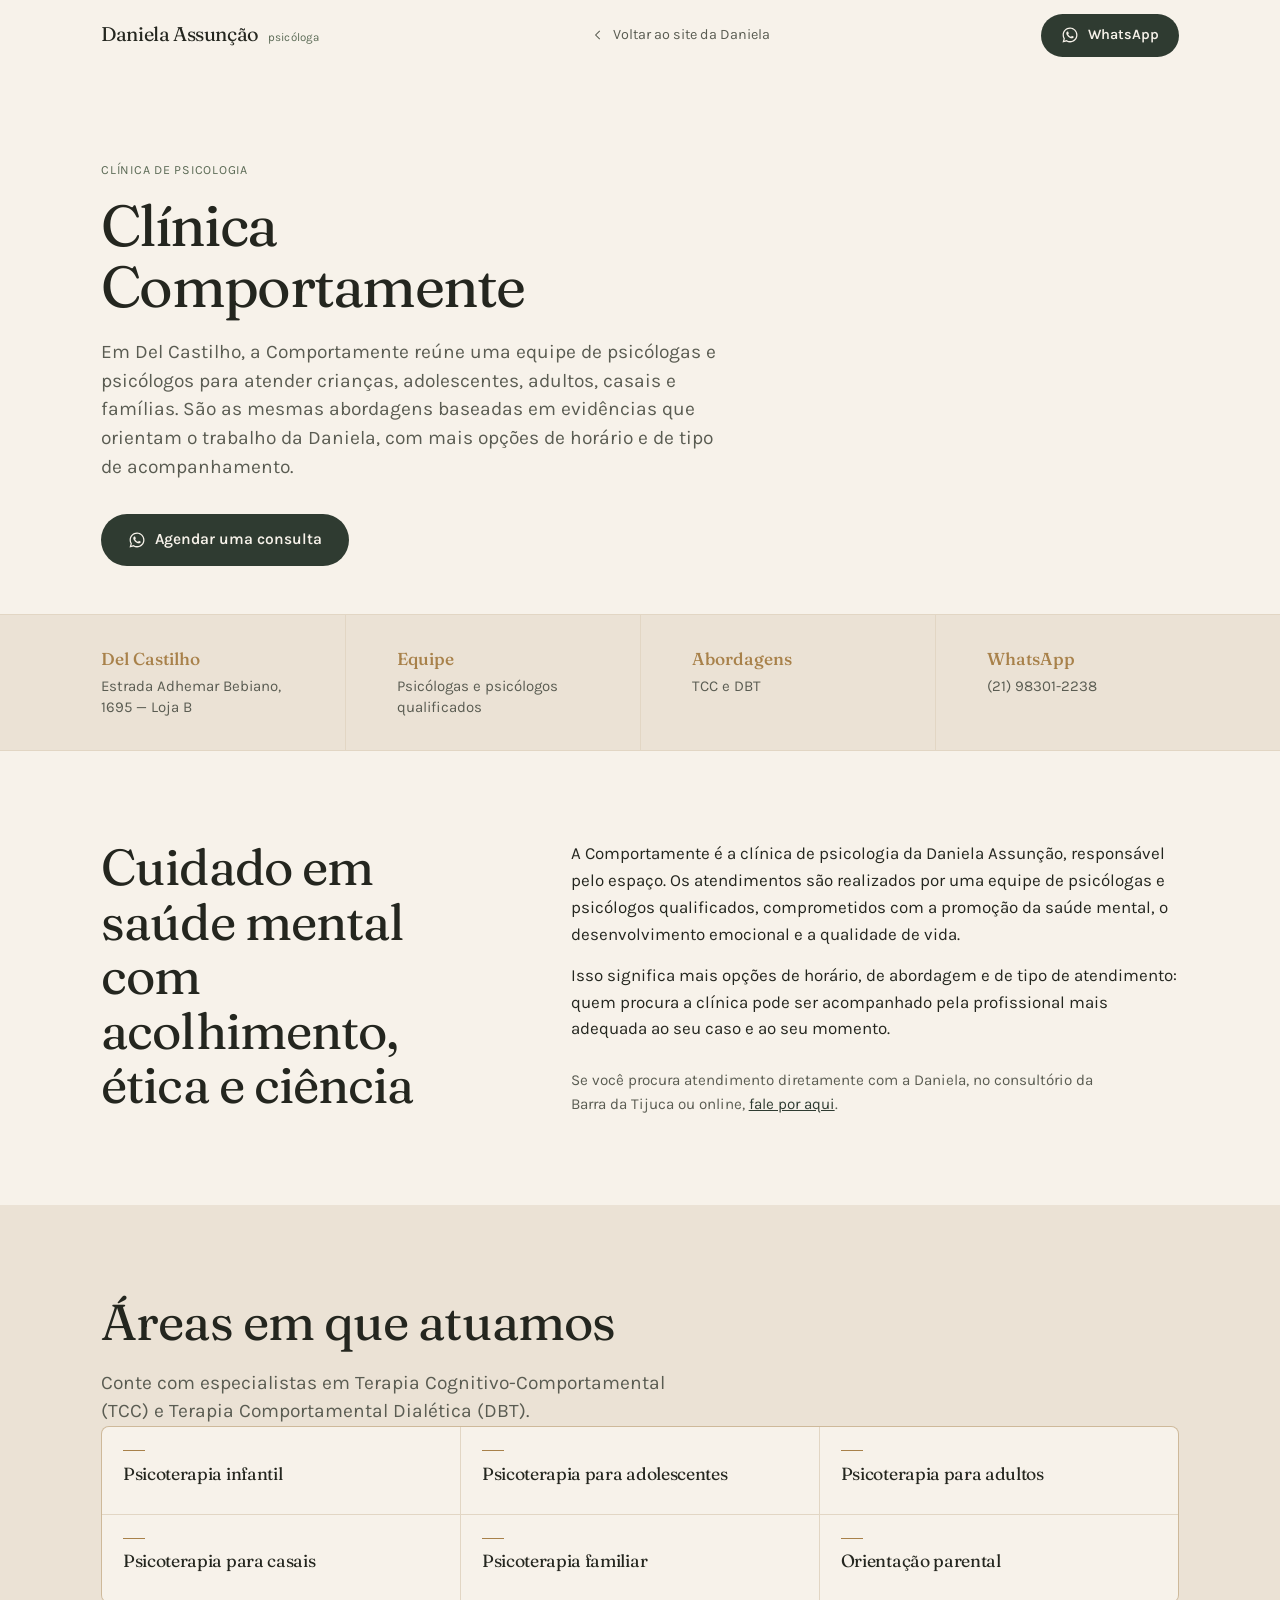
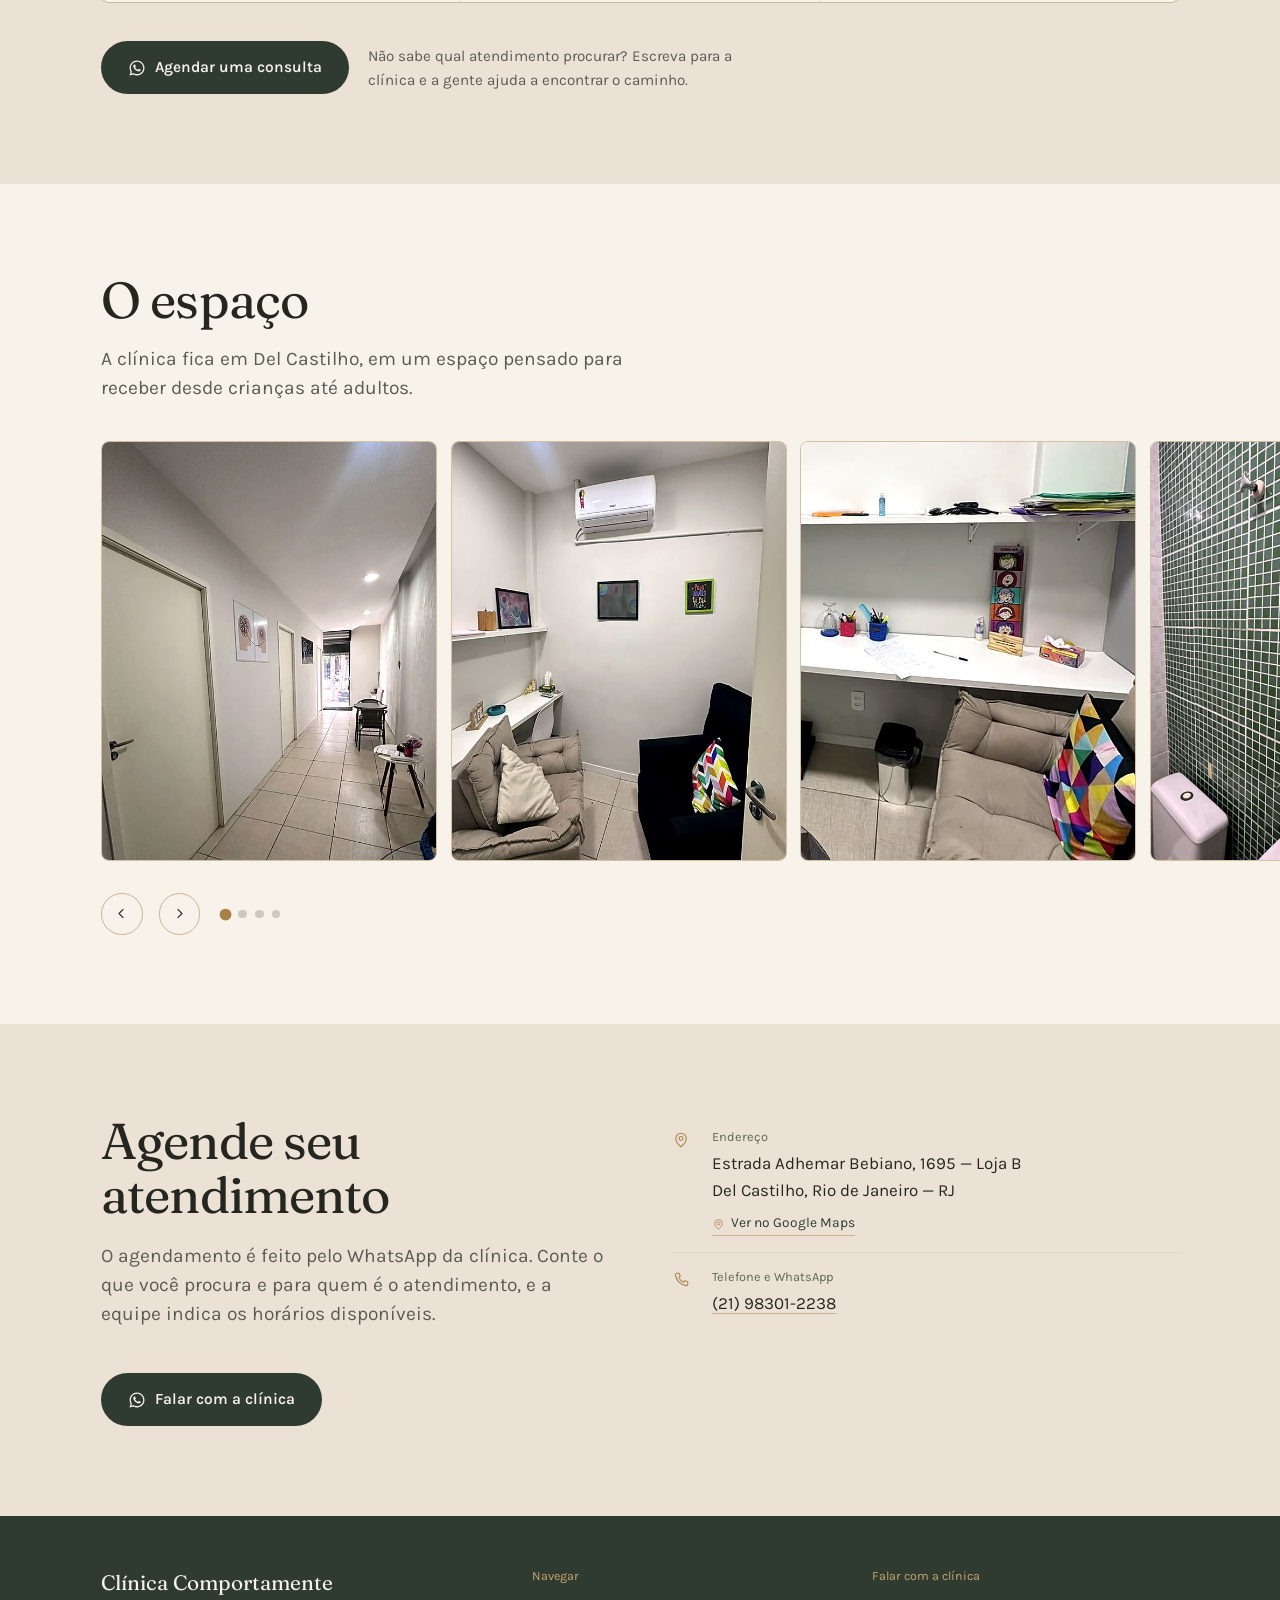
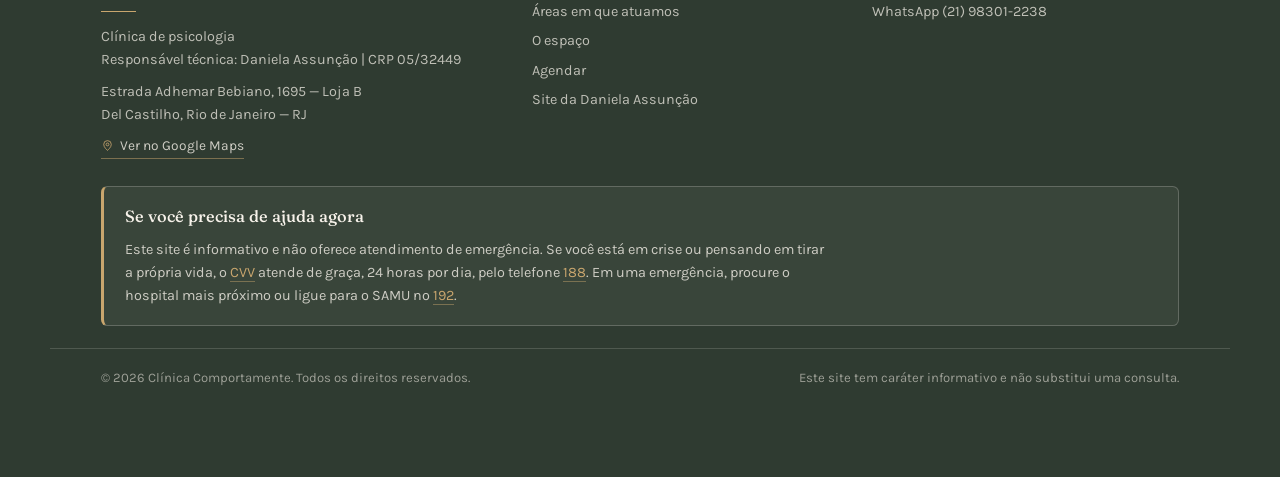
<file: clinica.html>
<!DOCTYPE html>
<html lang="pt-BR">
<head>
<meta charset="utf-8">
<meta name="viewport" content="width=device-width, initial-scale=1">
<title>Clínica Comportamente — clínica de psicologia em Del Castilho | Daniela Assunção</title>
<meta name="description" content="Clínica Comportamente, clínica de psicologia da psicóloga Daniela Assunção, em Del Castilho, Rio de Janeiro. Atendimento infantil, adolescente, adulto, casal, familiar e orientação parental.">
<meta name="theme-color" content="#F7F2EA">
<link rel="canonical" href="https://danielaassuncaopsicologa.com.br/clinica.html">
<meta property="og:type" content="website">
<meta property="og:locale" content="pt_BR">
<meta property="og:title" content="Clínica Comportamente | Daniela Assunção">
<meta property="og:description" content="A clínica de psicologia da Daniela Assunção, em Del Castilho. Equipe de psicólogas e psicólogos para diferentes tipos de atendimento.">
<link rel="icon" href="data:image/svg+xml,<svg xmlns='http://www.w3.org/2000/svg' viewBox='0 0 32 32'><rect width='32' height='32' rx='8' fill='%232F3B31'/><text x='16' y='22' font-family='Georgia,serif' font-size='16' fill='%23F7F2EA' text-anchor='middle'>da</text></svg>">

<link rel="stylesheet" href="estilo.css">

<style>
.voltar{display:inline-flex;align-items:center;gap:.45rem;font-size:.9rem;text-decoration:none;
  color:var(--tinta-70);white-space:nowrap}
.voltar:hover{color:var(--tinta)}
.voltar svg{width:14px;height:14px}
@media (max-width:760px){.voltar{display:none}}
.capa{padding-block:clamp(3rem,7vw,6rem) clamp(2rem,4vw,3rem)}
.capa h1{font-size:clamp(2.1rem,4.6vw,3.6rem);line-height:1.06;letter-spacing:-.03em;max-width:16ch}
.capa .lead{margin-top:1.3rem}
.capa__acoes{display:flex;flex-wrap:wrap;gap:.8rem;margin-top:2rem}

</style>

</head>
<body>

<a class="btn btn--linha pular" href="#conteudo">Ir para o conteúdo</a>

<header class="topo" id="topo">
  <div class="topo__in">
    <a class="marca" href="index.html">
      <span class="marca__n">Daniela Assunção</span>
      <span class="marca__c">psicóloga</span>
    </a>
    <a class="voltar" href="index.html">
      <svg viewBox="0 0 24 24" fill="none" stroke="currentColor" stroke-width="1.8" aria-hidden="true"><path d="M15 5 8 12l7 7"/></svg>
      Voltar ao site da Daniela
    </a>
    <a class="btn btn--zap" href="https://wa.me/5521983012238?text=Ol%C3%A1%2C%20vim%20pelo%20site%20da%20psic%C3%B3loga%20Daniela%20Assun%C3%A7%C3%A3o%20e%20gostaria%20de%20agendar%20um%20atendimento%20na%20Cl%C3%ADnica%20Comportamente." target="_blank" rel="noopener">
      <svg viewBox="0 0 24 24" fill="currentColor" aria-hidden="true"><path d="M12.04 2C6.58 2 2.13 6.45 2.13 11.91c0 1.75.46 3.45 1.32 4.95L2 22l5.25-1.38a9.9 9.9 0 0 0 4.79 1.22h.01c5.46 0 9.91-4.45 9.91-9.91 0-2.65-1.03-5.14-2.9-7.01A9.82 9.82 0 0 0 12.04 2Zm0 18.15h-.01a8.2 8.2 0 0 1-4.19-1.15l-.3-.18-3.12.82.83-3.04-.2-.31a8.19 8.19 0 0 1-1.26-4.38c0-4.54 3.7-8.24 8.25-8.24 2.2 0 4.27.86 5.83 2.42a8.19 8.19 0 0 1 2.41 5.83c0 4.54-3.7 8.23-8.24 8.23Zm4.52-6.16c-.25-.12-1.47-.72-1.69-.81-.23-.08-.39-.12-.56.13-.16.24-.64.8-.79.97-.14.16-.29.18-.54.06-.25-.12-1.05-.39-1.99-1.23-.74-.66-1.23-1.47-1.38-1.72-.14-.25-.01-.38.11-.5.11-.11.25-.29.37-.43.12-.15.16-.25.25-.41.08-.17.04-.31-.02-.43-.06-.12-.56-1.34-.76-1.84-.2-.48-.4-.41-.56-.42h-.47c-.16 0-.43.06-.65.31-.22.25-.85.83-.85 2.03s.87 2.35.99 2.51c.12.16 1.72 2.62 4.16 3.67.58.25 1.03.4 1.39.51.58.19 1.11.16 1.53.1.47-.07 1.47-.6 1.67-1.18.21-.58.21-1.07.15-1.18-.06-.11-.22-.17-.47-.29Z"/></svg>
      <span>WhatsApp</span>
    </a>
  </div>
</header>

<main id="conteudo">

<!-- ================= CAPA ================= -->
<section class="sec capa">
  <div class="wrap">
    <p class="areas__rot" style="margin-top:0">Clínica de psicologia</p>
    <h1 class="anim">Clínica Comportamente</h1>
    <p class="lead anim">Em Del Castilho, a Comportamente reúne uma equipe de psicólogas e psicólogos para atender crianças, adolescentes, adultos, casais e famílias. São as mesmas abordagens baseadas em evidências que orientam o trabalho da Daniela, com mais opções de horário e de tipo de acompanhamento.</p>
    <div class="capa__acoes anim">
      <a class="btn btn--zap" href="https://wa.me/5521983012238?text=Ol%C3%A1%2C%20vim%20pelo%20site%20da%20psic%C3%B3loga%20Daniela%20Assun%C3%A7%C3%A3o%20e%20gostaria%20de%20agendar%20um%20atendimento%20na%20Cl%C3%ADnica%20Comportamente." target="_blank" rel="noopener">
        <svg viewBox="0 0 24 24" fill="currentColor" aria-hidden="true"><path d="M12.04 2C6.58 2 2.13 6.45 2.13 11.91c0 1.75.46 3.45 1.32 4.95L2 22l5.25-1.38a9.9 9.9 0 0 0 4.79 1.22h.01c5.46 0 9.91-4.45 9.91-9.91 0-2.65-1.03-5.14-2.9-7.01A9.82 9.82 0 0 0 12.04 2Zm0 18.15h-.01a8.2 8.2 0 0 1-4.19-1.15l-.3-.18-3.12.82.83-3.04-.2-.31a8.19 8.19 0 0 1-1.26-4.38c0-4.54 3.7-8.24 8.25-8.24 2.2 0 4.27.86 5.83 2.42a8.19 8.19 0 0 1 2.41 5.83c0 4.54-3.7 8.23-8.24 8.23Zm4.52-6.16c-.25-.12-1.47-.72-1.69-.81-.23-.08-.39-.12-.56.13-.16.24-.64.8-.79.97-.14.16-.29.18-.54.06-.25-.12-1.05-.39-1.99-1.23-.74-.66-1.23-1.47-1.38-1.72-.14-.25-.01-.38.11-.5.11-.11.25-.29.37-.43.12-.15.16-.25.25-.41.08-.17.04-.31-.02-.43-.06-.12-.56-1.34-.76-1.84-.2-.48-.4-.41-.56-.42h-.47c-.16 0-.43.06-.65.31-.22.25-.85.83-.85 2.03s.87 2.35.99 2.51c.12.16 1.72 2.62 4.16 3.67.58.25 1.03.4 1.39.51.58.19 1.11.16 1.53.1.47-.07 1.47-.6 1.67-1.18.21-.58.21-1.07.15-1.18-.06-.11-.22-.17-.47-.29Z"/></svg>
        Agendar uma consulta
      </a>
    </div>
  </div>
</section>

<div class="faixa">
  <div class="faixa__in">
    <div class="faixa__cel"><b>Del Castilho</b><span>Estrada Adhemar Bebiano, 1695 — Loja B</span></div>
    <div class="faixa__cel"><b>Equipe</b><span>Psicólogas e psicólogos qualificados</span></div>
    <div class="faixa__cel"><b>Abordagens</b><span>TCC e DBT</span></div>
    <div class="faixa__cel"><b>WhatsApp</b><span>(21) 98301-2238</span></div>
  </div>
</div>

<!-- ================= SOBRE A CLÍNICA ================= -->
<section class="sec">
  <div class="wrap duas">
    <div>
      <h2 class="titulo">Cuidado em saúde mental com acolhimento, ética e ciência</h2>
    </div>
    <div>
      <p>A Comportamente é a clínica de psicologia da Daniela Assunção, responsável pelo espaço. Os atendimentos são realizados por uma equipe de psicólogas e psicólogos qualificados, comprometidos com a promoção da saúde mental, o desenvolvimento emocional e a qualidade de vida.</p>
      <p>Isso significa mais opções de horário, de abordagem e de tipo de atendimento: quem procura a clínica pode ser acompanhado pela profissional mais adequada ao seu caso e ao seu momento.</p>
      <p class="aviso" style="margin-top:1.6rem">Se você procura atendimento diretamente com a Daniela, no consultório da Barra da Tijuca ou online, <a href="index.html#contato" style="color:var(--mata)">fale por aqui</a>.</p>
    </div>
  </div>
</section>

<!-- ================= ATENDIMENTOS ================= -->
<section class="sec contato" id="atendimentos">
  <div class="wrap">
    <div class="areas__cab">
      <h2 class="titulo">Áreas em que atuamos</h2>
      <p class="lead" style="margin-top:1.2rem">Conte com especialistas em Terapia Cognitivo-Comportamental (TCC) e Terapia Comportamental Dialética (DBT).</p>
    </div>

    <div class="areas__grade" style="grid-template-columns:repeat(3,1fr)">
      <article class="area"><h3>Psicoterapia infantil</h3></article>
      <article class="area"><h3>Psicoterapia para adolescentes</h3></article>
      <article class="area"><h3>Psicoterapia para adultos</h3></article>
      <article class="area"><h3>Psicoterapia para casais</h3></article>
      <article class="area"><h3>Psicoterapia familiar</h3></article>
      <article class="area"><h3>Orientação parental</h3></article>
    </div>

    <div class="areas__pe">
      <a class="btn btn--zap" href="https://wa.me/5521983012238?text=Ol%C3%A1%2C%20vim%20pelo%20site%20da%20psic%C3%B3loga%20Daniela%20Assun%C3%A7%C3%A3o%20e%20gostaria%20de%20agendar%20um%20atendimento%20na%20Cl%C3%ADnica%20Comportamente." target="_blank" rel="noopener">
        <svg viewBox="0 0 24 24" fill="currentColor" aria-hidden="true"><path d="M12.04 2C6.58 2 2.13 6.45 2.13 11.91c0 1.75.46 3.45 1.32 4.95L2 22l5.25-1.38a9.9 9.9 0 0 0 4.79 1.22h.01c5.46 0 9.91-4.45 9.91-9.91 0-2.65-1.03-5.14-2.9-7.01A9.82 9.82 0 0 0 12.04 2Zm0 18.15h-.01a8.2 8.2 0 0 1-4.19-1.15l-.3-.18-3.12.82.83-3.04-.2-.31a8.19 8.19 0 0 1-1.26-4.38c0-4.54 3.7-8.24 8.25-8.24 2.2 0 4.27.86 5.83 2.42a8.19 8.19 0 0 1 2.41 5.83c0 4.54-3.7 8.23-8.24 8.23Zm4.52-6.16c-.25-.12-1.47-.72-1.69-.81-.23-.08-.39-.12-.56.13-.16.24-.64.8-.79.97-.14.16-.29.18-.54.06-.25-.12-1.05-.39-1.99-1.23-.74-.66-1.23-1.47-1.38-1.72-.14-.25-.01-.38.11-.5.11-.11.25-.29.37-.43.12-.15.16-.25.25-.41.08-.17.04-.31-.02-.43-.06-.12-.56-1.34-.76-1.84-.2-.48-.4-.41-.56-.42h-.47c-.16 0-.43.06-.65.31-.22.25-.85.83-.85 2.03s.87 2.35.99 2.51c.12.16 1.72 2.62 4.16 3.67.58.25 1.03.4 1.39.51.58.19 1.11.16 1.53.1.47-.07 1.47-.6 1.67-1.18.21-.58.21-1.07.15-1.18-.06-.11-.22-.17-.47-.29Z"/></svg>
        Agendar uma consulta
      </a>
      <p>Não sabe qual atendimento procurar? Escreva para a clínica e a gente ajuda a encontrar o caminho.</p>
    </div>
  </div>
</section>

<!-- ================= O ESPAÇO ================= -->
<!-- Fotos do interior da clínica. Para trocar, substitua o src base64 mantendo width/height e o alt. -->
<section class="sec" id="espaco" aria-labelledby="esp-tit">
  <div class="wrap">
    <div class="cons__cab">
      <h2 class="titulo" id="esp-tit">O espaço</h2>
      <p class="lead" style="margin-top:1.1rem">A clínica fica em Del Castilho, em um espaço pensado para receber desde crianças até adultos.</p>
    </div>
  </div>

  <ul class="cons__pista" id="esp-pista" tabindex="0" aria-label="Fotos da clínica">
    <li class="cons__item"><img src="clinica-corredor.jpg" width="620" height="775" loading="lazy" decoding="async" alt="Corredor de entrada da Clínica Comportamente, com as salas de atendimento de um lado e a recepção ao fundo."></li>
    <li class="cons__item"><img src="clinica-sala-1.jpg" width="620" height="775" loading="lazy" decoding="async" alt="Sala de atendimento da clínica, com duas poltronas, escrivaninha e quadros na parede."></li>
    <li class="cons__item"><img src="clinica-sala-2.jpg" width="620" height="775" loading="lazy" decoding="async" alt="Segunda sala de atendimento da clínica, com sofá, escrivaninha e prateleiras."></li>
    <li class="cons__item"><img src="clinica-banheiro.jpg" width="620" height="775" loading="lazy" decoding="async" alt="Banheiro da clínica, com parede de pastilhas verdes, espelho redondo e dispenser de sabonete."></li>
  </ul>

  <div class="wrap">
    <div class="car__ctrl">
      <button class="car__seta" type="button" id="esp-ant" aria-label="Foto anterior">
        <svg viewBox="0 0 24 24" fill="none" stroke="currentColor" stroke-width="1.8" aria-hidden="true"><path d="M15 5 8 12l7 7"/></svg>
      </button>
      <button class="car__seta" type="button" id="esp-prox" aria-label="Próxima foto">
        <svg viewBox="0 0 24 24" fill="none" stroke="currentColor" stroke-width="1.8" aria-hidden="true"><path d="m9 5 7 7-7 7"/></svg>
      </button>
      <div class="car__pontos" id="esp-pontos" aria-label="Escolher foto"></div>
    </div>
  </div>
</section>

<!-- ================= CONTATO ================= -->
<section class="sec contato" id="contato">
  <div class="wrap ct__grade">
    <div>
      <h2 class="titulo">Agende seu atendimento</h2>
      <p class="lead" style="margin-top:1.2rem">O agendamento é feito pelo WhatsApp da clínica. Conte o que você procura e para quem é o atendimento, e a equipe indica os horários disponíveis.</p>
      <a class="btn btn--zap ct__btn" href="https://wa.me/5521983012238?text=Ol%C3%A1%2C%20vim%20pelo%20site%20da%20psic%C3%B3loga%20Daniela%20Assun%C3%A7%C3%A3o%20e%20gostaria%20de%20agendar%20um%20atendimento%20na%20Cl%C3%ADnica%20Comportamente." target="_blank" rel="noopener">
        <svg viewBox="0 0 24 24" fill="currentColor" aria-hidden="true"><path d="M12.04 2C6.58 2 2.13 6.45 2.13 11.91c0 1.75.46 3.45 1.32 4.95L2 22l5.25-1.38a9.9 9.9 0 0 0 4.79 1.22h.01c5.46 0 9.91-4.45 9.91-9.91 0-2.65-1.03-5.14-2.9-7.01A9.82 9.82 0 0 0 12.04 2Zm0 18.15h-.01a8.2 8.2 0 0 1-4.19-1.15l-.3-.18-3.12.82.83-3.04-.2-.31a8.19 8.19 0 0 1-1.26-4.38c0-4.54 3.7-8.24 8.25-8.24 2.2 0 4.27.86 5.83 2.42a8.19 8.19 0 0 1 2.41 5.83c0 4.54-3.7 8.23-8.24 8.23Zm4.52-6.16c-.25-.12-1.47-.72-1.69-.81-.23-.08-.39-.12-.56.13-.16.24-.64.8-.79.97-.14.16-.29.18-.54.06-.25-.12-1.05-.39-1.99-1.23-.74-.66-1.23-1.47-1.38-1.72-.14-.25-.01-.38.11-.5.11-.11.25-.29.37-.43.12-.15.16-.25.25-.41.08-.17.04-.31-.02-.43-.06-.12-.56-1.34-.76-1.84-.2-.48-.4-.41-.56-.42h-.47c-.16 0-.43.06-.65.31-.22.25-.85.83-.85 2.03s.87 2.35.99 2.51c.12.16 1.72 2.62 4.16 3.67.58.25 1.03.4 1.39.51.58.19 1.11.16 1.53.1.47-.07 1.47-.6 1.67-1.18.21-.58.21-1.07.15-1.18-.06-.11-.22-.17-.47-.29Z"/></svg>
        Falar com a clínica
      </a>
    </div>

    <div>
      <ul class="ct__dados">
        <li>
          <svg viewBox="0 0 24 24" fill="none" stroke="currentColor" stroke-width="1.4" aria-hidden="true"><path d="M12 21s7-5.5 7-11a7 7 0 1 0-14 0c0 5.5 7 11 7 11Z"/><circle cx="12" cy="10" r="2.6"/></svg>
          <div><span class="ct__rot">Endereço</span>
            Estrada Adhemar Bebiano, 1695 — Loja B<br>Del Castilho, Rio de Janeiro — RJ<br><a class="mapa" href="https://www.google.com/maps/place/Cl%C3%ADnica+de+Psicologia+-+Comportamente/@-22.8738897,-43.2759671,17z/data=!4m6!3m5!1s0x997d7c080b96ab:0x486f4c81493828e7!8m2!3d-22.8738897!4d-43.2759671!16s%2Fg%2F11t197ch87" target="_blank" rel="noopener"><svg viewBox="0 0 24 24" fill="none" stroke="currentColor" stroke-width="1.5" aria-hidden="true"><path d="M12 21s7-5.5 7-11a7 7 0 1 0-14 0c0 5.5 7 11 7 11Z"/><circle cx="12" cy="10" r="2.6"/></svg>Ver no Google Maps</a>
          </div>
        </li>
        <li>
          <svg viewBox="0 0 24 24" fill="none" stroke="currentColor" stroke-width="1.4" aria-hidden="true"><path d="M6.5 3h3l1.6 4-2.1 1.5a12 12 0 0 0 6.5 6.5L17 12.9l4 1.6v3a2 2 0 0 1-2.2 2A16.5 16.5 0 0 1 4.5 5.2 2 2 0 0 1 6.5 3Z"/></svg>
          <div><span class="ct__rot">Telefone e WhatsApp</span>
            <a href="tel:+5521983012238">(21) 98301-2238</a>
          </div>
        </li>
      </ul>
    </div>
  </div>
</section>

</main>

<footer class="rod">
  <div class="rod__in">
    <div>
      <h4>Clínica Comportamente</h4>
      <p style="margin:0 0 .6rem">Clínica de psicologia<br>Responsável técnica: Daniela Assunção | CRP 05/32449</p>
      <p style="margin:0">Estrada Adhemar Bebiano, 1695 — Loja B<br>Del Castilho, Rio de Janeiro — RJ<br><a class="mapa mapa--rod" href="https://www.google.com/maps/place/Cl%C3%ADnica+de+Psicologia+-+Comportamente/@-22.8738897,-43.2759671,17z/data=!4m6!3m5!1s0x997d7c080b96ab:0x486f4c81493828e7!8m2!3d-22.8738897!4d-43.2759671!16s%2Fg%2F11t197ch87" target="_blank" rel="noopener"><svg viewBox="0 0 24 24" fill="none" stroke="currentColor" stroke-width="1.5" aria-hidden="true"><path d="M12 21s7-5.5 7-11a7 7 0 1 0-14 0c0 5.5 7 11 7 11Z"/><circle cx="12" cy="10" r="2.6"/></svg>Ver no Google Maps</a></p>
    </div>
    <div>
      <p class="rod__t">Navegar</p>
      <ul>
        <li><a href="#atendimentos">Áreas em que atuamos</a></li>
        <li><a href="#espaco">O espaço</a></li>
        <li><a href="#contato">Agendar</a></li>
        <li><a href="index.html">Site da Daniela Assunção</a></li>
      </ul>
    </div>
    <div>
      <p class="rod__t">Falar com a clínica</p>
      <ul>
        <li><a href="https://wa.me/5521983012238?text=Ol%C3%A1%2C%20vim%20pelo%20site%20da%20psic%C3%B3loga%20Daniela%20Assun%C3%A7%C3%A3o%20e%20gostaria%20de%20agendar%20um%20atendimento%20na%20Cl%C3%ADnica%20Comportamente." target="_blank" rel="noopener">WhatsApp (21) 98301-2238</a></li>
      </ul>
    </div>
  </div>

  <div class="emerg">
    <div class="emerg__cx">
      <b>Se você precisa de ajuda agora</b>
      <p>Este site é informativo e não oferece atendimento de emergência. Se você está em crise ou pensando em tirar a própria vida, o <a href="https://www.cvv.org.br/" target="_blank" rel="noopener">CVV</a> atende de graça, 24 horas por dia, pelo telefone <a href="tel:188">188</a>. Em uma emergência, procure o hospital mais próximo ou ligue para o SAMU no <a href="tel:192">192</a>.</p>
    </div>
  </div>

  <div class="rod__base">
    <span>© <span id="ano">2026</span> Clínica Comportamente. Todos os direitos reservados.</span>
    <span>Este site tem caráter informativo e não substitui uma consulta.</span>
  </div>
</footer>

<div class="barra">
  <a class="btn btn--linha" href="index.html">Site da Daniela</a>
  <a class="btn btn--zap" href="https://wa.me/5521983012238?text=Ol%C3%A1%2C%20vim%20pelo%20site%20da%20psic%C3%B3loga%20Daniela%20Assun%C3%A7%C3%A3o%20e%20gostaria%20de%20agendar%20um%20atendimento%20na%20Cl%C3%ADnica%20Comportamente." target="_blank" rel="noopener">
    <svg viewBox="0 0 24 24" fill="currentColor" aria-hidden="true"><path d="M12.04 2C6.58 2 2.13 6.45 2.13 11.91c0 1.75.46 3.45 1.32 4.95L2 22l5.25-1.38a9.9 9.9 0 0 0 4.79 1.22h.01c5.46 0 9.91-4.45 9.91-9.91 0-2.65-1.03-5.14-2.9-7.01A9.82 9.82 0 0 0 12.04 2Zm0 18.15h-.01a8.2 8.2 0 0 1-4.19-1.15l-.3-.18-3.12.82.83-3.04-.2-.31a8.19 8.19 0 0 1-1.26-4.38c0-4.54 3.7-8.24 8.25-8.24 2.2 0 4.27.86 5.83 2.42a8.19 8.19 0 0 1 2.41 5.83c0 4.54-3.7 8.23-8.24 8.23Zm4.52-6.16c-.25-.12-1.47-.72-1.69-.81-.23-.08-.39-.12-.56.13-.16.24-.64.8-.79.97-.14.16-.29.18-.54.06-.25-.12-1.05-.39-1.99-1.23-.74-.66-1.23-1.47-1.38-1.72-.14-.25-.01-.38.11-.5.11-.11.25-.29.37-.43.12-.15.16-.25.25-.41.08-.17.04-.31-.02-.43-.06-.12-.56-1.34-.76-1.84-.2-.48-.4-.41-.56-.42h-.47c-.16 0-.43.06-.65.31-.22.25-.85.83-.85 2.03s.87 2.35.99 2.51c.12.16 1.72 2.62 4.16 3.67.58.25 1.03.4 1.39.51.58.19 1.11.16 1.53.1.47-.07 1.47-.6 1.67-1.18.21-.58.21-1.07.15-1.18-.06-.11-.22-.17-.47-.29Z"/></svg>
    Agendar
  </a>
</div>

<script type="application/ld+json">
{
  "@context":"https://schema.org",
  "@type":"Psychologist",
  "name":"Clínica Comportamente",
  "description":"Clínica de psicologia em Del Castilho, Rio de Janeiro. Atendimento infantil, adolescente, adulto, de casais e familiar, com abordagens baseadas em evidências.",
  "url":"https://danielaassuncaopsicologa.com.br/clinica.html",
  "telephone":"+55 21 98301-2238",
  "address":{"@type":"PostalAddress","streetAddress":"Estrada Adhemar Bebiano, 1695 - Loja B","addressLocality":"Rio de Janeiro","addressRegion":"RJ","addressCountry":"BR"},
  "employee":{"@type":"Person","name":"Daniela Assunção","jobTitle":"Psicóloga"}
}
</script>

<script>
(function () {
  "use strict";
  document.getElementById("ano").textContent = new Date().getFullYear();
  requestAnimationFrame(function () { document.body.classList.add("pronto"); });
  var topo = document.getElementById("topo");
  var aoRolar = function () { topo.classList.toggle("rolou", window.scrollY > 12); };
  aoRolar();
  window.addEventListener("scroll", aoRolar, { passive: true });

  /* ---------- carrossel (mesma mecânica do site da Daniela) ---------- */
  var semMovimento = window.matchMedia("(prefers-reduced-motion: reduce)").matches;

  function montarCarrossel(idPista, idPontos, idAnt, idProx, intervalo) {
    var pista = document.getElementById(idPista);
    if (!pista) return;
    var itens = pista.children;
    var pontos = document.getElementById(idPontos);
    var atual = 0, pausadoAte = 0;

    for (var i = 0; i < itens.length; i++) {
      (function (n) {
        var b = document.createElement("button");
        b.className = "car__pt";
        b.type = "button";
        b.setAttribute("aria-label", "Item " + (n + 1) + " de " + itens.length);
        b.addEventListener("click", function () { pausar(); ir(n); });
        pontos.appendChild(b);
      })(i);
    }
    var bolinhas = pontos.querySelectorAll(".car__pt");

    function pausar() { pausadoAte = Date.now() + 12000; }

    function marcar(n) {
      atual = n;
      for (var k = 0; k < bolinhas.length; k++) {
        bolinhas[k].setAttribute("aria-current", k === n ? "true" : "false");
      }
    }

    function ir(n) {
      var base = itens[0].offsetLeft;
      pista.scrollTo({ left: itens[n].offsetLeft - base, behavior: semMovimento ? "auto" : "smooth" });
      marcar(n);
    }

    function fim() { return pista.scrollLeft + pista.clientWidth >= pista.scrollWidth - 8; }

    function avancar() {
      if (atual >= itens.length - 1 || fim()) ir(0);
      else ir(atual + 1);
    }

    marcar(0);
    document.getElementById(idAnt).addEventListener("click", function () {
      pausar(); ir((atual - 1 + itens.length) % itens.length);
    });
    document.getElementById(idProx).addEventListener("click", function () { pausar(); avancar(); });

    var esperando;
    pista.addEventListener("scroll", function () {
      clearTimeout(esperando);
      esperando = setTimeout(function () {
        var base = itens[0].offsetLeft, perto = 0, menor = Infinity;
        for (var k = 0; k < itens.length; k++) {
          var d = Math.abs((itens[k].offsetLeft - base) - pista.scrollLeft);
          if (d < menor) { menor = d; perto = k; }
        }
        marcar(perto);
      }, 90);
    }, { passive: true });

    pista.addEventListener("pointerdown", pausar, { passive: true });
    pista.addEventListener("mouseenter", pausar);
    pista.addEventListener("keydown", function (e) {
      if (e.key === "ArrowRight") { pausar(); avancar(); }
      if (e.key === "ArrowLeft") { pausar(); ir((atual - 1 + itens.length) % itens.length); }
    });

    if (!semMovimento) {
      setInterval(function () {
        if (document.hidden || Date.now() < pausadoAte) return;
        var r = pista.getBoundingClientRect();
        if (r.bottom < 40 || r.top > window.innerHeight - 40) return;
        avancar();
      }, intervalo);
    }
  }

  montarCarrossel("esp-pista", "esp-pontos", "esp-ant", "esp-prox", 4500);
})();
</script>
</body>
</html>
</file>
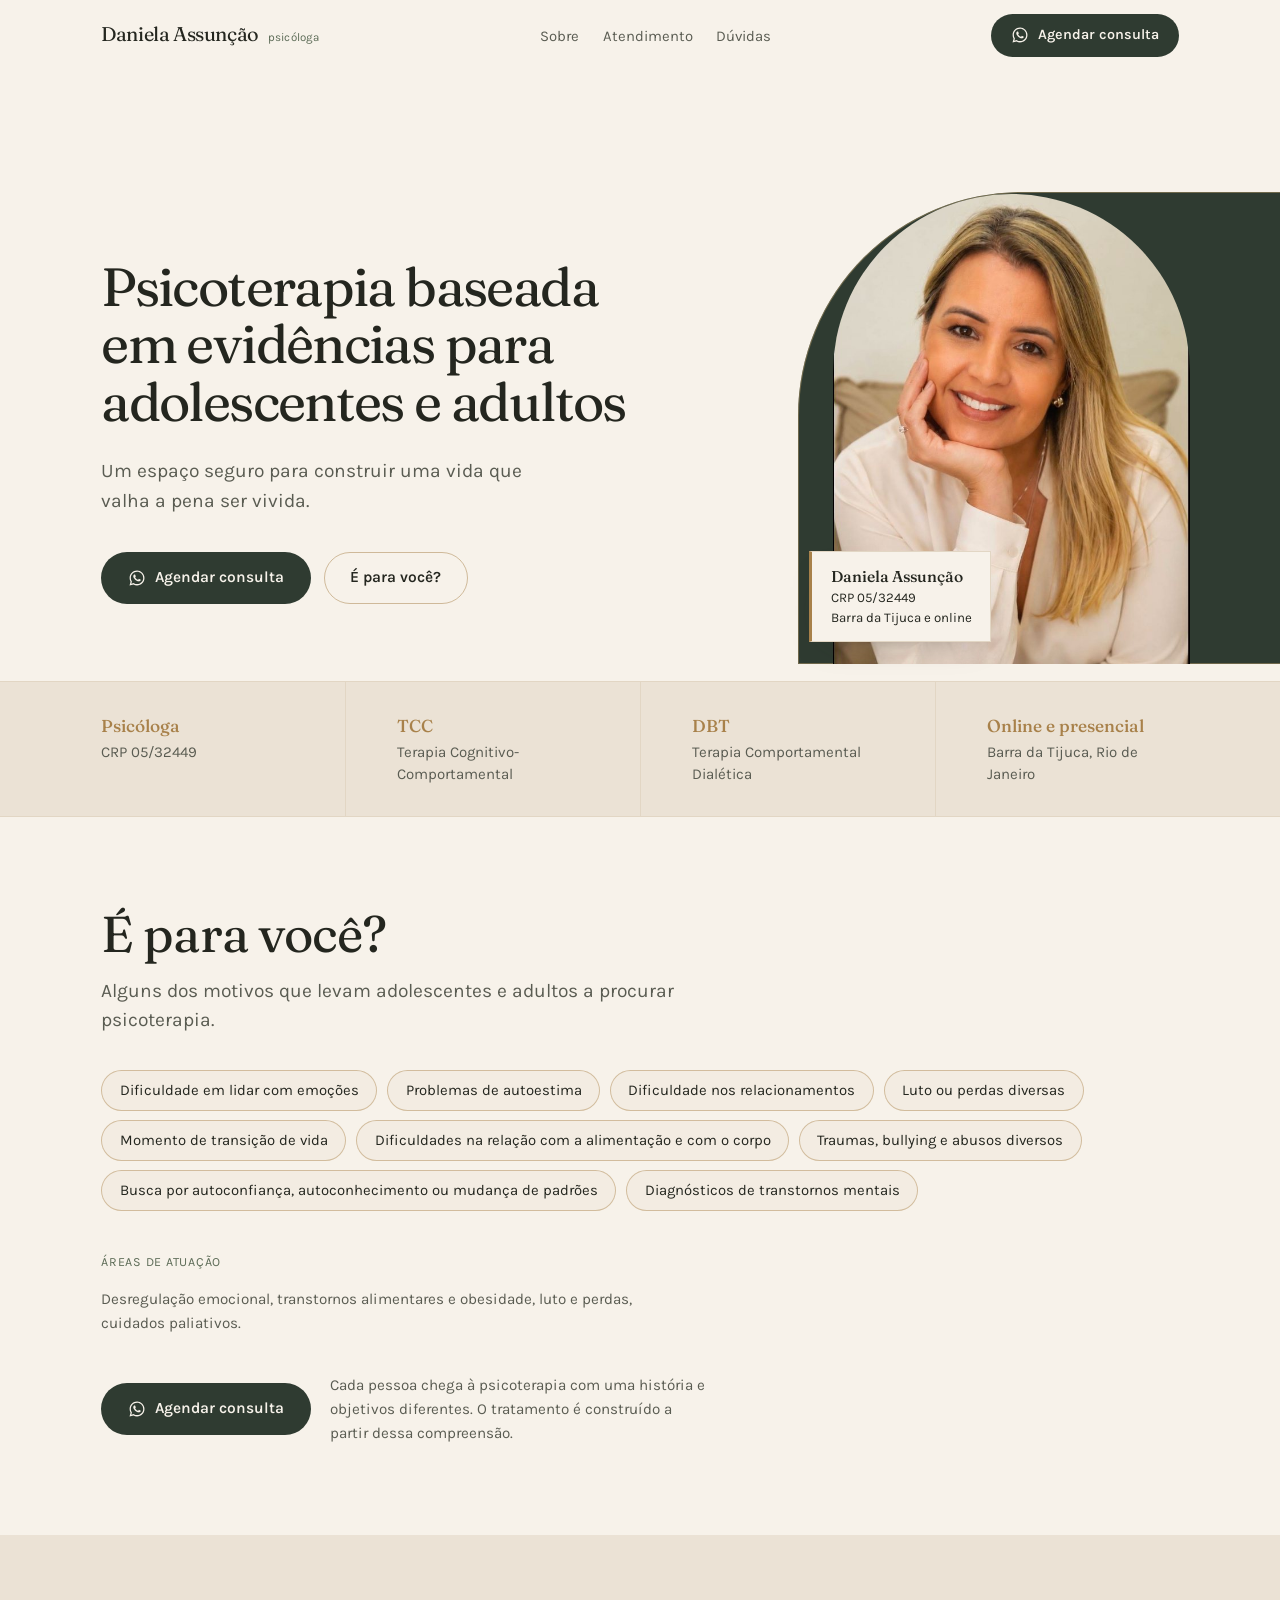
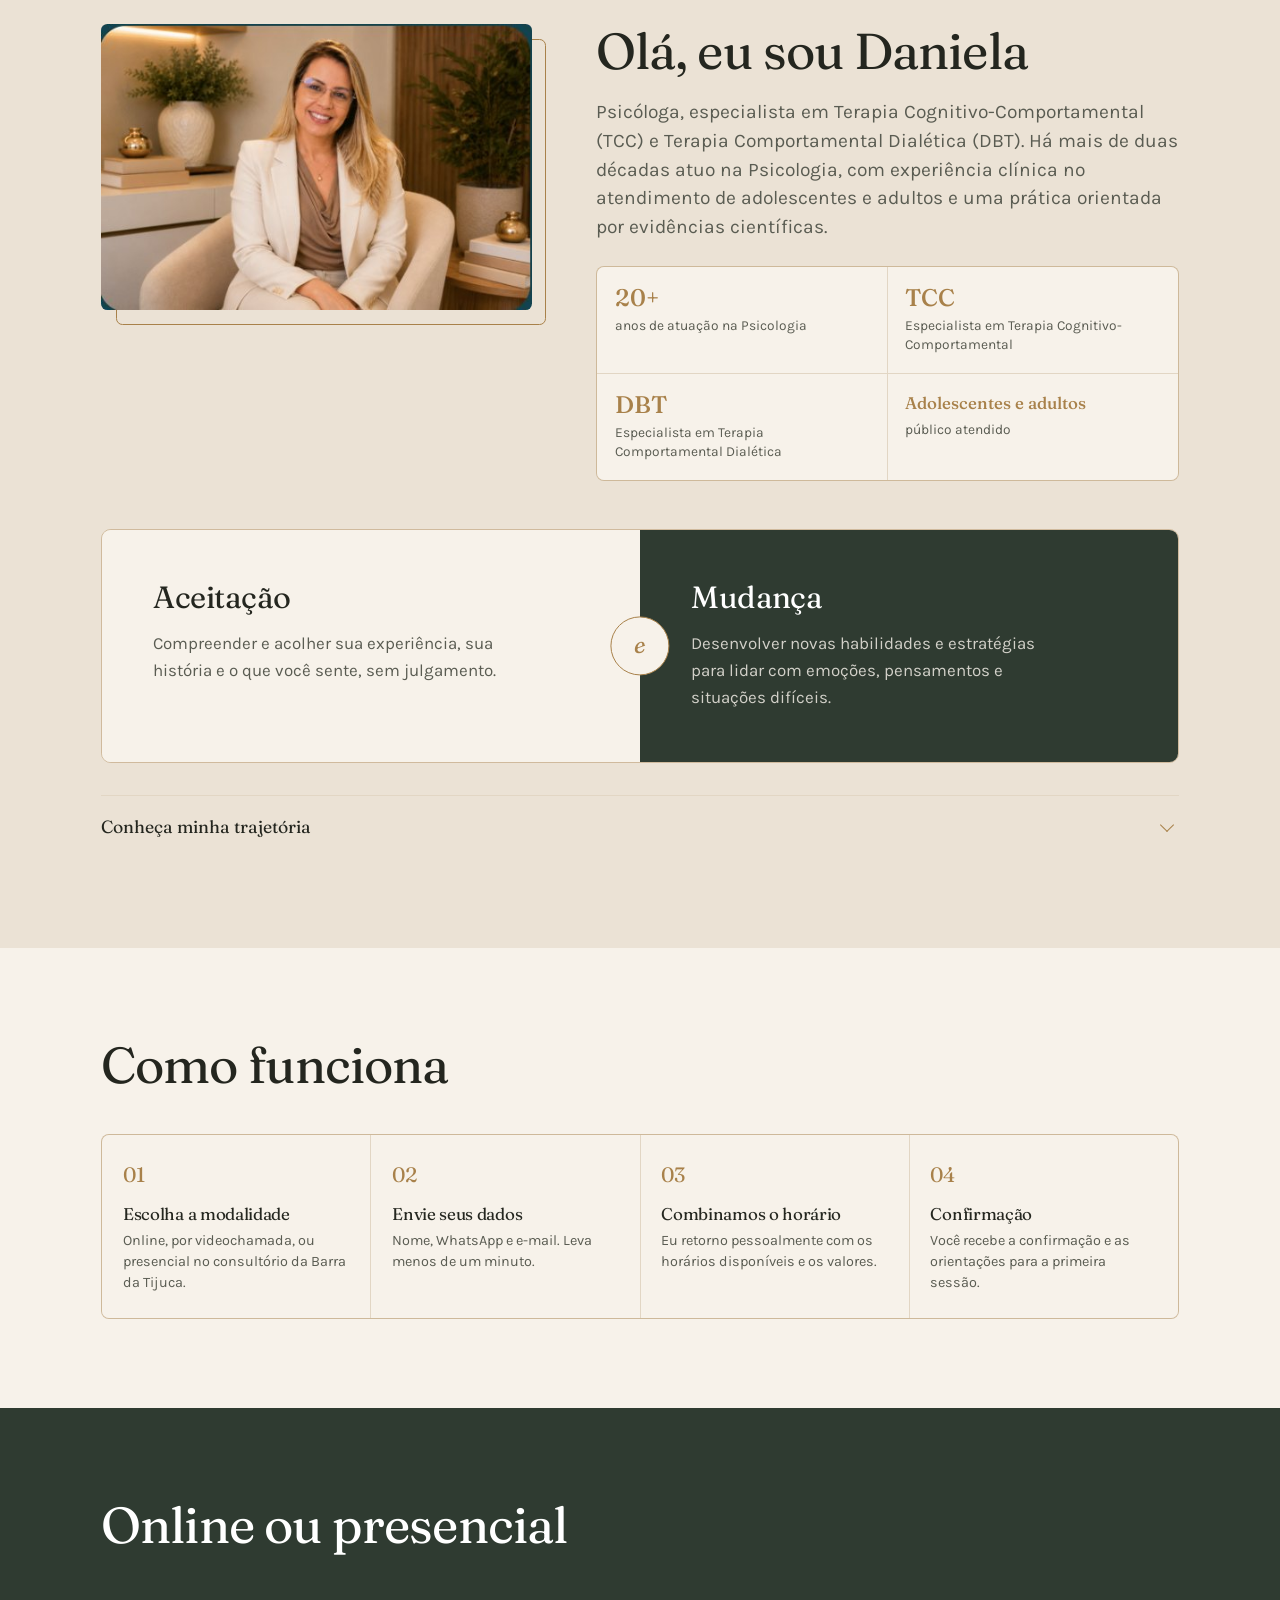
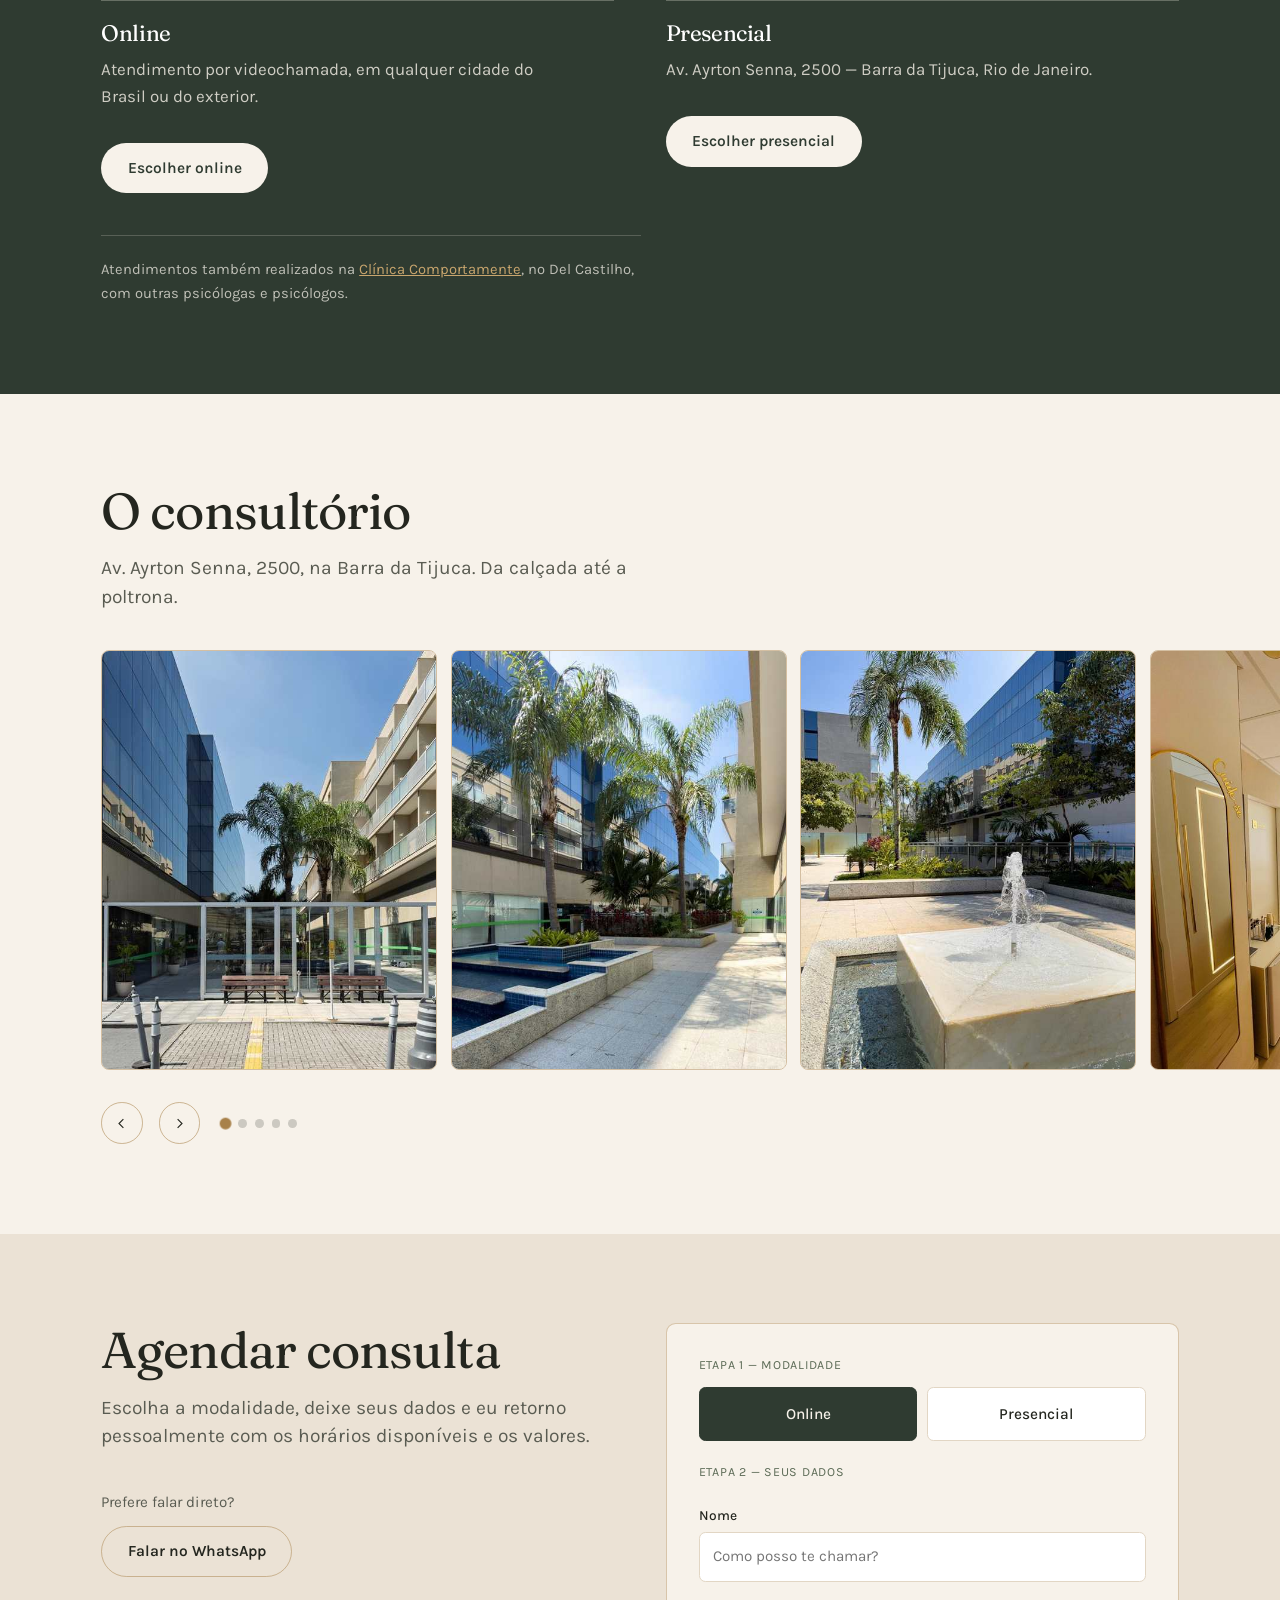
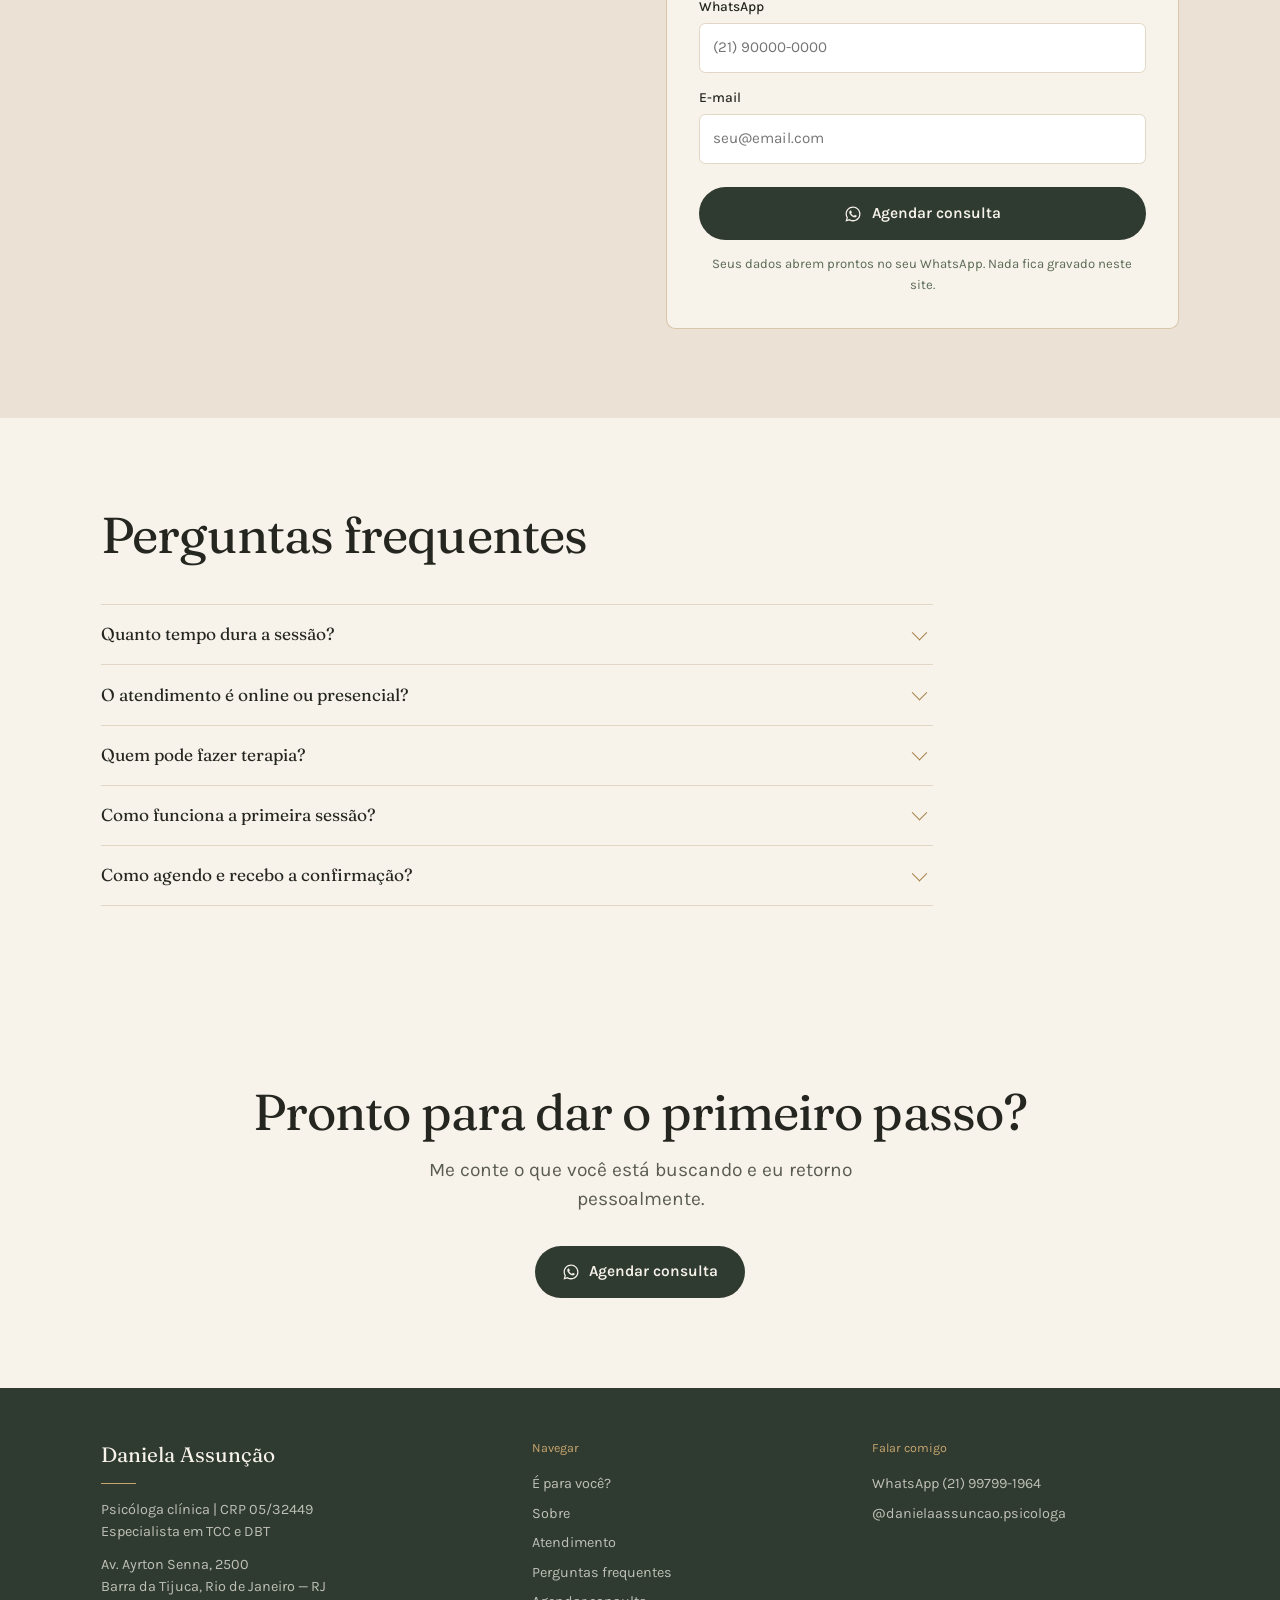
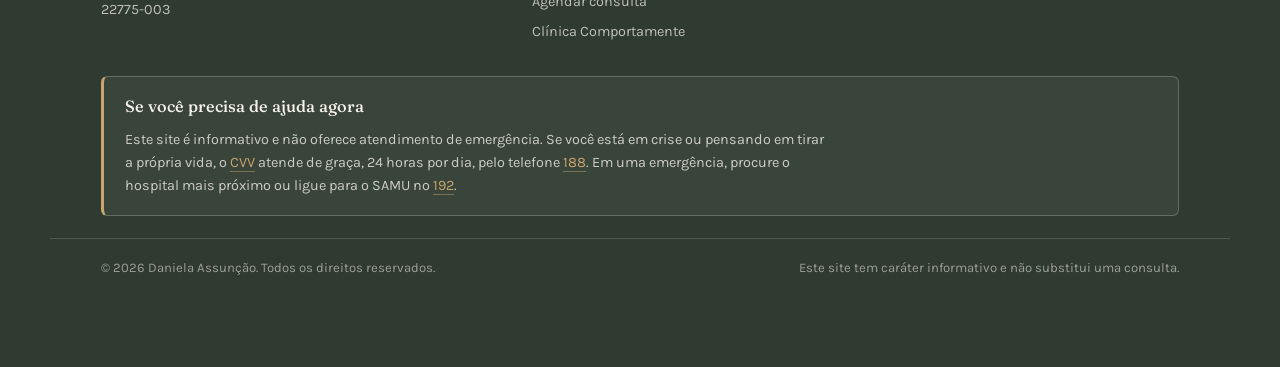
<file: index (2).html>
<!DOCTYPE html>
<html lang="pt-BR">
<head>
<meta charset="utf-8">
<meta name="viewport" content="width=device-width, initial-scale=1">
<title>Daniela Assunção — Psicóloga na Barra da Tijuca | TCC e DBT</title>
<meta name="description" content="Psicóloga clínica na Barra da Tijuca e online. Especialista em Terapia Cognitivo-Comportamental (TCC) e Terapia Comportamental Dialética (DBT) para adolescentes e adultos.">
<meta name="theme-color" content="#F7F2EA">
<link rel="canonical" href="https://danielaassuncaopsicologa.com.br/">
<meta property="og:type" content="website">
<meta property="og:locale" content="pt_BR">
<meta property="og:title" content="Daniela Assunção — Psicóloga | TCC e DBT">
<meta property="og:description" content="Um espaço seguro, acolhedor e baseado em ciência. Atendimento presencial na Barra da Tijuca e online.">
<meta property="og:url" content="https://danielaassuncaopsicologa.com.br/">
<link rel="icon" href="data:image/svg+xml,<svg xmlns='http://www.w3.org/2000/svg' viewBox='0 0 32 32'><rect width='32' height='32' rx='8' fill='%232F3B31'/><text x='16' y='22' font-family='Georgia,serif' font-size='16' fill='%23F7F2EA' text-anchor='middle'>da</text></svg>">

<link rel="stylesheet" href="estilo.css">
</head>
<body>

<a class="btn btn--linha pular" href="#conteudo">Ir para o conteúdo</a>

<header class="topo" id="topo">
  <div class="topo__in">
    <a class="marca" href="#topo">
      <span class="marca__n">Daniela Assunção</span>
      <span class="marca__c">psicóloga</span>
    </a>
    <nav aria-label="Navegação principal">
      <ul class="menu">
        <li><a href="#sobre">Sobre</a></li>
        <li><a href="#atendimento">Atendimento</a></li>
        <li><a href="#duvidas">Dúvidas</a></li>
      </ul>
    </nav>
    <a class="btn btn--zap" href="#agendamento"><svg viewBox="0 0 24 24" fill="currentColor" aria-hidden="true"><path d="M12.04 2C6.58 2 2.13 6.45 2.13 11.91c0 1.75.46 3.45 1.32 4.95L2 22l5.25-1.38a9.9 9.9 0 0 0 4.79 1.22h.01c5.46 0 9.91-4.45 9.91-9.91 0-2.65-1.03-5.14-2.9-7.01A9.82 9.82 0 0 0 12.04 2Zm0 18.15h-.01a8.2 8.2 0 0 1-4.19-1.15l-.3-.18-3.12.82.83-3.04-.2-.31a8.19 8.19 0 0 1-1.26-4.38c0-4.54 3.7-8.24 8.25-8.24 2.2 0 4.27.86 5.83 2.42a8.19 8.19 0 0 1 2.41 5.83c0 4.54-3.7 8.23-8.24 8.23Zm4.52-6.16c-.25-.12-1.47-.72-1.69-.81-.23-.08-.39-.12-.56.13-.16.24-.64.8-.79.97-.14.16-.29.18-.54.06-.25-.12-1.05-.39-1.99-1.23-.74-.66-1.23-1.47-1.38-1.72-.14-.25-.01-.38.11-.5.11-.11.25-.29.37-.43.12-.15.16-.25.25-.41.08-.17.04-.31-.02-.43-.06-.12-.56-1.34-.76-1.84-.2-.48-.4-.41-.56-.42h-.47c-.16 0-.43.06-.65.31-.22.25-.85.83-.85 2.03s.87 2.35.99 2.51c.12.16 1.72 2.62 4.16 3.67.58.25 1.03.4 1.39.51.58.19 1.11.16 1.53.1.47-.07 1.47-.6 1.67-1.18.21-.58.21-1.07.15-1.18-.06-.11-.22-.17-.47-.29Z"/></svg><span>Agendar consulta</span></a>
  </div>
</header>

<main id="conteudo">

<!-- ================= HERO ================= -->
<section class="hero">
  <div class="hero__grade">
    <div class="hero__txt">
      <h1 class="anim">Psicoterapia baseada em evidências para adolescentes e adultos</h1>
      <p class="hero__sub anim">Um espaço seguro para construir uma vida que valha a pena ser vivida.</p>
      <div class="hero__acoes anim">
        <a class="btn btn--zap" href="#agendamento"><svg viewBox="0 0 24 24" fill="currentColor" aria-hidden="true"><path d="M12.04 2C6.58 2 2.13 6.45 2.13 11.91c0 1.75.46 3.45 1.32 4.95L2 22l5.25-1.38a9.9 9.9 0 0 0 4.79 1.22h.01c5.46 0 9.91-4.45 9.91-9.91 0-2.65-1.03-5.14-2.9-7.01A9.82 9.82 0 0 0 12.04 2Zm0 18.15h-.01a8.2 8.2 0 0 1-4.19-1.15l-.3-.18-3.12.82.83-3.04-.2-.31a8.19 8.19 0 0 1-1.26-4.38c0-4.54 3.7-8.24 8.25-8.24 2.2 0 4.27.86 5.83 2.42a8.19 8.19 0 0 1 2.41 5.83c0 4.54-3.7 8.23-8.24 8.23Zm4.52-6.16c-.25-.12-1.47-.72-1.69-.81-.23-.08-.39-.12-.56.13-.16.24-.64.8-.79.97-.14.16-.29.18-.54.06-.25-.12-1.05-.39-1.99-1.23-.74-.66-1.23-1.47-1.38-1.72-.14-.25-.01-.38.11-.5.11-.11.25-.29.37-.43.12-.15.16-.25.25-.41.08-.17.04-.31-.02-.43-.06-.12-.56-1.34-.76-1.84-.2-.48-.4-.41-.56-.42h-.47c-.16 0-.43.06-.65.31-.22.25-.85.83-.85 2.03s.87 2.35.99 2.51c.12.16 1.72 2.62 4.16 3.67.58.25 1.03.4 1.39.51.58.19 1.11.16 1.53.1.47-.07 1.47-.6 1.67-1.18.21-.58.21-1.07.15-1.18-.06-.11-.22-.17-.47-.29Z"/></svg>Agendar consulta</a>
        <a class="btn btn--linha" href="#voce">É para você?</a>
      </div>
    </div>

    <figure class="hero__foto">
      <img src="daniela-retrato.jpg" width="626" height="825" fetchpriority="high" decoding="async"
           alt="Daniela Assunção, psicóloga, sorrindo com a mão apoiada no rosto.">
      <figcaption class="hero__selo">
        <b>Daniela Assunção</b>
        CRP 05/32449<br>Barra da Tijuca e online
      </figcaption>
    </figure>
  </div>
</section>

<div class="faixa">
  <div class="faixa__in">
    <div class="faixa__cel"><b>Psicóloga</b><span>CRP 05/32449</span></div>
    <div class="faixa__cel"><b>TCC</b><span>Terapia Cognitivo-Comportamental</span></div>
    <div class="faixa__cel"><b>DBT</b><span>Terapia Comportamental Dialética</span></div>
    <div class="faixa__cel"><b>Online e presencial</b><span>Barra da Tijuca, Rio de Janeiro</span></div>
  </div>
</div>

<!-- ================= É PARA VOCÊ? ================= -->
<section class="sec" id="voce">
  <div class="wrap">
    <div class="areas__cab">
      <h2 class="titulo">É para você?</h2>
      <p class="lead" style="margin-top:1rem">Alguns dos motivos que levam adolescentes e adultos a procurar psicoterapia.</p>
    </div>

    <ul class="chips">
        <li class="chip">Dificuldade em lidar com emoções</li>
        <li class="chip">Problemas de autoestima</li>
        <li class="chip">Dificuldade nos relacionamentos</li>
        <li class="chip">Luto ou perdas diversas</li>
        <li class="chip">Momento de transição de vida</li>
        <li class="chip">Dificuldades na relação com a alimentação e com o corpo</li>
        <li class="chip">Traumas, bullying e abusos diversos</li>
        <li class="chip">Busca por autoconfiança, autoconhecimento ou mudança de padrões</li>
        <li class="chip">Diagnósticos de transtornos mentais</li>
    </ul>

    <p class="areas__rot">Áreas de atuação</p>
    <p class="aviso" style="margin-top:0">Desregulação emocional, transtornos alimentares e obesidade, luto e perdas, cuidados paliativos.</p>

    <div class="areas__pe">
      <a class="btn btn--zap" href="#agendamento"><svg viewBox="0 0 24 24" fill="currentColor" aria-hidden="true"><path d="M12.04 2C6.58 2 2.13 6.45 2.13 11.91c0 1.75.46 3.45 1.32 4.95L2 22l5.25-1.38a9.9 9.9 0 0 0 4.79 1.22h.01c5.46 0 9.91-4.45 9.91-9.91 0-2.65-1.03-5.14-2.9-7.01A9.82 9.82 0 0 0 12.04 2Zm0 18.15h-.01a8.2 8.2 0 0 1-4.19-1.15l-.3-.18-3.12.82.83-3.04-.2-.31a8.19 8.19 0 0 1-1.26-4.38c0-4.54 3.7-8.24 8.25-8.24 2.2 0 4.27.86 5.83 2.42a8.19 8.19 0 0 1 2.41 5.83c0 4.54-3.7 8.23-8.24 8.23Zm4.52-6.16c-.25-.12-1.47-.72-1.69-.81-.23-.08-.39-.12-.56.13-.16.24-.64.8-.79.97-.14.16-.29.18-.54.06-.25-.12-1.05-.39-1.99-1.23-.74-.66-1.23-1.47-1.38-1.72-.14-.25-.01-.38.11-.5.11-.11.25-.29.37-.43.12-.15.16-.25.25-.41.08-.17.04-.31-.02-.43-.06-.12-.56-1.34-.76-1.84-.2-.48-.4-.41-.56-.42h-.47c-.16 0-.43.06-.65.31-.22.25-.85.83-.85 2.03s.87 2.35.99 2.51c.12.16 1.72 2.62 4.16 3.67.58.25 1.03.4 1.39.51.58.19 1.11.16 1.53.1.47-.07 1.47-.6 1.67-1.18.21-.58.21-1.07.15-1.18-.06-.11-.22-.17-.47-.29Z"/></svg>Agendar consulta</a>
      <p>Cada pessoa chega à psicoterapia com uma história e objetivos diferentes. O tratamento é construído a partir dessa compreensão.</p>
    </div>
  </div>
</section>

<!-- ================= SOBRE ================= -->
<section class="sec contato" id="sobre">
  <div class="wrap sobre__grade">
    <div class="sobre__col-f">
      <figure class="sobre__f" style="margin:0">
        <img src="daniela-consultorio.jpg" width="482" height="320" loading="lazy" decoding="async"
             alt="Daniela Assunção sentada em seu consultório na Barra da Tijuca.">
      </figure>
    </div>

    <div class="sobre__cab">
      <h2 class="titulo">Olá, eu sou Daniela</h2>
      <p class="lead" style="margin-top:1rem">Psicóloga, especialista em Terapia Cognitivo-Comportamental (TCC) e Terapia Comportamental Dialética (DBT). Há mais de duas décadas atuo na Psicologia, com experiência clínica no atendimento de adolescentes e adultos e uma prática orientada por evidências científicas.</p>
    </div>

    <div class="sobre__txt">
      <ul class="destaques">
        <li><b>20+</b><span>anos de atuação na Psicologia</span></li>
        <li><b>TCC</b><span>Especialista em Terapia Cognitivo-Comportamental</span></li>
        <li><b>DBT</b><span>Especialista em Terapia Comportamental Dialética</span></li>
        <li class="txt"><b>Adolescentes e adultos</b><span>público atendido</span></li>
      </ul>

    </div>
  </div>

  <div class="wrap sobre__extra">
      <div class="dial__par" style="margin-top:2rem">
      <div class="dial__lado dial__lado--a">
        <h3>Aceitação</h3>
        <p>Compreender e acolher sua experiência, sua história e o que você sente, sem julgamento.</p>
      </div>
      <div class="dial__lado dial__lado--m">
        <h3>Mudança</h3>
        <p>Desenvolver novas habilidades e estratégias para lidar com emoções, pensamentos e situações difíceis.</p>
      </div>
      <div class="dial__e" aria-hidden="true">e</div>
    </div>

    <details class="traj">
      <summary>Conheça minha trajetória</summary>
      <div class="traj__corpo">
        <p>Mas, antes de tudo isso, sou Daniela. Nasci em Brasília, mas sou carioca de coração. Moro no Rio de Janeiro, sou casada, mãe e apaixonada pela minha família. Gosto de viajar, conhecer novos lugares, estar em contato com a natureza, aproveitar um bom café, assistir a filmes e valorizar os pequenos momentos da vida.</p>
        <p>Minha trajetória profissional começou na área de Recursos Humanos, desenvolvendo pessoas e equipes. Foi essa experiência que despertou meu interesse pelo comportamento humano e me mostrou que meu lugar era na psicologia clínica.</p>
        <p>Minha primeira paixão clínica foram os transtornos alimentares e a obesidade. Ao acompanhar esses pacientes, percebi que o sofrimento frequentemente ia muito além da relação com a comida. Essa descoberta despertou meu interesse pela DBT e pelo trabalho com pessoas que vivem intensa desregulação emocional, área que hoje representa meu principal foco de atuação.</p>
        <p>Também tenho um interesse especial pelos cuidados paliativos. A experiência com a finitude e o luto transformou minha forma de compreender o sofrimento humano e fortaleceu minha convicção de que, mesmo diante das maiores dificuldades, é possível reconstruir uma vida com mais significado.</p>
        <p>Meu trabalho integra a TCC e a DBT, abordagens baseadas em evidências que me permitem compreender, junto com cada pessoa, os padrões que mantêm seu sofrimento e desenvolver novas formas de lidar com pensamentos, emoções e comportamentos.</p>

        <div class="livro">
          <svg class="livro__ic" viewBox="0 0 24 24" fill="none" stroke="currentColor" stroke-width="1.2" aria-hidden="true"><path d="M4 4.5A2.5 2.5 0 0 1 6.5 2H20v17.5H6.5A2.5 2.5 0 0 0 4 22V4.5Z"/><path d="M4 19.5A2.5 2.5 0 0 1 6.5 17H20"/></svg>
          <div>
            <h3>Eu, Ele e ELA</h3>
            <p>Uma história real de amor e dor com a Esclerose Lateral Amiotrófica em nossa vida. Uma obra biográfica que nasceu de uma experiência profundamente transformadora e atravessa temas como amor, adoecimento, luto e finitude.</p>
            <a class="livro__link" href="https://www.amazon.com.br/dp/B0FS39FN5T" target="_blank" rel="noopener">
              Ler na Amazon
              <svg viewBox="0 0 24 24" fill="none" stroke="currentColor" stroke-width="1.5" aria-hidden="true"><path d="M7 17 17 7M9 7h8v8"/></svg>
            </a>
          </div>
        </div>
      </div>
    </details>
  </div>
</section>

<!-- ================= COMO FUNCIONA ================= -->
<section class="sec" id="como">
  <div class="wrap">
    <h2 class="titulo">Como funciona</h2>
    <ol class="passos">
      <li class="passo">
        <span class="passo__n">01</span>
        <h3>Escolha a modalidade</h3>
        <p>Online, por videochamada, ou presencial no consultório da Barra da Tijuca.</p>
      </li>
      <li class="passo">
        <span class="passo__n">02</span>
        <h3>Envie seus dados</h3>
        <p>Nome, WhatsApp e e-mail. Leva menos de um minuto.</p>
      </li>
      <li class="passo">
        <span class="passo__n">03</span>
        <h3>Combinamos o horário</h3>
        <p>Eu retorno pessoalmente com os horários disponíveis e os valores.</p>
      </li>
      <li class="passo">
        <span class="passo__n">04</span>
        <h3>Confirmação</h3>
        <p>Você recebe a confirmação e as orientações para a primeira sessão.</p>
      </li>
    </ol>
  </div>
</section>

<!-- ================= MODALIDADES ================= -->
<section class="sec atd" id="atendimento">
  <div class="wrap">
    <h2 class="titulo">Online ou presencial</h2>

    <div class="atd__grade">
      <div class="modo">
        <h3>Online</h3>
        <p>Atendimento por videochamada, em qualquer cidade do Brasil ou do exterior.</p>
        <a class="btn btn--claro modo__btn" href="#agendamento" data-modalidade="Online, por videochamada">Escolher online</a>
      </div>
      <div class="modo">
        <h3>Presencial</h3>
        <p>Av. Ayrton Senna, 2500 — Barra da Tijuca, Rio de Janeiro.</p>
        <a class="btn btn--claro modo__btn" href="#agendamento" data-modalidade="Presencial, na Barra da Tijuca">Escolher presencial</a>
      </div>
    </div>

    <p class="atd__nota">Atendimentos também realizados na <a href="clinica.html">Clínica Comportamente</a>, no Del Castilho, com outras psicólogas e psicólogos.</p>
  </div>
</section>

<!-- ================= CONSULTÓRIO ================= -->
<section class="sec" id="consultorio" aria-labelledby="cons-tit">
  <div class="wrap">
    <div class="cons__cab">
      <h2 class="titulo" id="cons-tit">O consultório</h2>
      <p class="lead" style="margin-top:1rem">Av. Ayrton Senna, 2500, na Barra da Tijuca. Da calçada até a poltrona.</p>
    </div>
  </div>

  <ul class="cons__pista" id="cons-pista" tabindex="0" aria-label="Fotos do consultório">
    <li class="cons__item"><img src="predio-entrada.jpg" width="560" height="700" loading="lazy" decoding="async" alt="Entrada do edifício na Avenida Ayrton Senna, com bancos e cobertura de vidro."></li>
    <li class="cons__item"><img src="predio-patio.jpg" width="560" height="700" loading="lazy" decoding="async" alt="Pátio interno do edifício, com palmeiras e espelho d'água."></li>
    <li class="cons__item"><img src="predio-fonte.jpg" width="560" height="700" loading="lazy" decoding="async" alt="Fonte de água no pátio do edifício, cercada de vegetação."></li>
    <li class="cons__item"><img src="consultorio-sala.jpg" width="560" height="700" loading="lazy" decoding="async" alt="Interior do consultório, com espelho arqueado, poltronas e iluminação em tom quente."></li>
    <li class="cons__item"><img src="consultorio-lavabo.jpg" width="560" height="700" loading="lazy" decoding="async" alt="Lavabo do consultório, com bancada de madeira, cuba branca e espelho iluminado."></li>
  </ul>

  <div class="wrap">
    <div class="car__ctrl">
      <button class="car__seta" type="button" id="cons-ant" aria-label="Foto anterior">
        <svg viewBox="0 0 24 24" fill="none" stroke="currentColor" stroke-width="1.8" aria-hidden="true"><path d="M15 5 8 12l7 7"/></svg>
      </button>
      <button class="car__seta" type="button" id="cons-prox" aria-label="Próxima foto">
        <svg viewBox="0 0 24 24" fill="none" stroke="currentColor" stroke-width="1.8" aria-hidden="true"><path d="m9 5 7 7-7 7"/></svg>
      </button>
      <div class="car__pontos" id="cons-pontos" aria-label="Escolher foto"></div>
    </div>
  </div>
</section>

<!-- ================= AGENDAMENTO ================= -->
<!-- ⚠️ Etapas de horário e pagamento dependem de ferramenta externa (agenda + gateway).
     Quando houver, o bloco do calendário entra logo abaixo da ETAPA 1 e o botão final
     passa a levar ao checkout. Nada aqui simula pagamento. -->
<section class="sec contato" id="agendamento" aria-labelledby="ag-tit">
  <div class="wrap ag__grade">
    <div>
      <h2 class="titulo" id="ag-tit">Agendar consulta</h2>
      <p class="lead" style="margin-top:1rem">Escolha a modalidade, deixe seus dados e eu retorno pessoalmente com os horários disponíveis e os valores.</p>
      <p class="aviso">Prefere falar direto?<br>
        <a class="btn btn--linha ag__alt" href="https://wa.me/5521997991964?text=Ol%C3%A1%2C%20psic%C3%B3loga%20Daniela%20Assun%C3%A7%C3%A3o%2C%20vim%20atrav%C3%A9s%20do%20seu%20site." target="_blank" rel="noopener">Falar no WhatsApp</a>
      </p>
    </div>

    <div class="ag__caixa">
      <p class="ag__etapa">Etapa 1 — Modalidade</p>
      <div class="ag__opcoes" role="radiogroup" aria-label="Modalidade do atendimento">
        <button class="ag__op" type="button" role="radio" aria-checked="true" data-valor="Online, por videochamada">Online</button>
        <button class="ag__op" type="button" role="radio" aria-checked="false" data-valor="Presencial, na Barra da Tijuca">Presencial</button>
      </div>

      <p class="ag__etapa">Etapa 2 — Seus dados</p>
      <div class="campo">
        <label for="ag-nome">Nome</label>
        <input id="ag-nome" type="text" autocomplete="name" placeholder="Como posso te chamar?">
      </div>
      <div class="campo">
        <label for="ag-zap">WhatsApp</label>
        <input id="ag-zap" type="tel" inputmode="tel" autocomplete="tel" placeholder="(21) 90000-0000">
      </div>
      <div class="campo">
        <label for="ag-mail">E-mail</label>
        <input id="ag-mail" type="email" autocomplete="email" placeholder="seu@email.com">
      </div>

      <p class="ag__erro" id="ag-erro" role="alert" hidden></p>

      <button class="btn btn--zap ag__enviar" type="button" id="ag-enviar">
        <svg viewBox="0 0 24 24" fill="currentColor" aria-hidden="true"><path d="M12.04 2C6.58 2 2.13 6.45 2.13 11.91c0 1.75.46 3.45 1.32 4.95L2 22l5.25-1.38a9.9 9.9 0 0 0 4.79 1.22h.01c5.46 0 9.91-4.45 9.91-9.91 0-2.65-1.03-5.14-2.9-7.01A9.82 9.82 0 0 0 12.04 2Zm0 18.15h-.01a8.2 8.2 0 0 1-4.19-1.15l-.3-.18-3.12.82.83-3.04-.2-.31a8.19 8.19 0 0 1-1.26-4.38c0-4.54 3.7-8.24 8.25-8.24 2.2 0 4.27.86 5.83 2.42a8.19 8.19 0 0 1 2.41 5.83c0 4.54-3.7 8.23-8.24 8.23Zm4.52-6.16c-.25-.12-1.47-.72-1.69-.81-.23-.08-.39-.12-.56.13-.16.24-.64.8-.79.97-.14.16-.29.18-.54.06-.25-.12-1.05-.39-1.99-1.23-.74-.66-1.23-1.47-1.38-1.72-.14-.25-.01-.38.11-.5.11-.11.25-.29.37-.43.12-.15.16-.25.25-.41.08-.17.04-.31-.02-.43-.06-.12-.56-1.34-.76-1.84-.2-.48-.4-.41-.56-.42h-.47c-.16 0-.43.06-.65.31-.22.25-.85.83-.85 2.03s.87 2.35.99 2.51c.12.16 1.72 2.62 4.16 3.67.58.25 1.03.4 1.39.51.58.19 1.11.16 1.53.1.47-.07 1.47-.6 1.67-1.18.21-.58.21-1.07.15-1.18-.06-.11-.22-.17-.47-.29Z"/></svg>
        Agendar consulta
      </button>
      <p class="form__obs">Seus dados abrem prontos no seu WhatsApp. Nada fica gravado neste site.</p>
    </div>
  </div>
</section>

<!-- ================= FAQ ================= -->
<section class="sec" id="duvidas">
  <div class="wrap">
    <h2 class="titulo">Perguntas frequentes</h2>
    <div class="faq" style="margin-top:clamp(1.6rem,3.5vw,2.6rem)">

      <details>
        <summary>Quanto tempo dura a sessão?</summary>
        <div class="faq__corpo">
          <p>Uma sessão de psicoterapia individual dura 50 minutos e é realizada geralmente uma vez por semana, podendo ser mais frequente no início e menos frequente depois de um tempo.</p>
        </div>
      </details>

      <details>
        <summary>O atendimento é online ou presencial?</summary>
        <div class="faq__corpo">
          <p>Os dois. O presencial acontece no consultório, na Av. Ayrton Senna, 2500, na Barra da Tijuca. O online acontece por videochamada, em plataforma digital de sua preferência, sem depender da localização.</p>
          <p>Não existe melhor modalidade: vai depender de cada caso. Alguns clientes se sentem mais à vontade para compartilhar seus sentimentos presencialmente, outros se expressam melhor por meio digital.</p>
        </div>
      </details>

      <details>
        <summary>Quem pode fazer terapia?</summary>
        <div class="faq__corpo">
          <p>A psicoterapia não é somente para quem tem o diagnóstico de um transtorno mental: ela também serve para promover bem-estar e ajudar a pessoa a utilizar melhor os seus potenciais.</p>
          <p>Meu atendimento é voltado para adolescentes e adultos.</p>
        </div>
      </details>

      <details>
        <summary>Como funciona a primeira sessão?</summary>
        <div class="faq__corpo">
          <p>O contato é feito pelo WhatsApp, onde combinamos o dia e o horário. No primeiro encontro, você conta o que tem vivido e o que busca, esclareço as suas dúvidas sobre o processo e, juntos, definimos como o acompanhamento vai seguir.</p>
        </div>
      </details>

      <details>
        <summary>Como agendo e recebo a confirmação?</summary>
        <div class="faq__corpo">
          <p>Você escolhe a modalidade e envia seus dados no formulário desta página. A mensagem abre pronta no seu WhatsApp e eu retorno pessoalmente com os horários disponíveis e os valores. A confirmação e as orientações para a sessão chegam pelo mesmo canal.</p>
        </div>
      </details>

    </div>
  </div>
</section>

<!-- ================= CTA FINAL ================= -->
<section class="sec fim">
  <div class="wrap fim__in">
    <h2 class="titulo">Pronto para dar o primeiro passo?</h2>
    <p class="lead">Me conte o que você está buscando e eu retorno pessoalmente.</p>
    <a class="btn btn--zap" href="#agendamento"><svg viewBox="0 0 24 24" fill="currentColor" aria-hidden="true"><path d="M12.04 2C6.58 2 2.13 6.45 2.13 11.91c0 1.75.46 3.45 1.32 4.95L2 22l5.25-1.38a9.9 9.9 0 0 0 4.79 1.22h.01c5.46 0 9.91-4.45 9.91-9.91 0-2.65-1.03-5.14-2.9-7.01A9.82 9.82 0 0 0 12.04 2Zm0 18.15h-.01a8.2 8.2 0 0 1-4.19-1.15l-.3-.18-3.12.82.83-3.04-.2-.31a8.19 8.19 0 0 1-1.26-4.38c0-4.54 3.7-8.24 8.25-8.24 2.2 0 4.27.86 5.83 2.42a8.19 8.19 0 0 1 2.41 5.83c0 4.54-3.7 8.23-8.24 8.23Zm4.52-6.16c-.25-.12-1.47-.72-1.69-.81-.23-.08-.39-.12-.56.13-.16.24-.64.8-.79.97-.14.16-.29.18-.54.06-.25-.12-1.05-.39-1.99-1.23-.74-.66-1.23-1.47-1.38-1.72-.14-.25-.01-.38.11-.5.11-.11.25-.29.37-.43.12-.15.16-.25.25-.41.08-.17.04-.31-.02-.43-.06-.12-.56-1.34-.76-1.84-.2-.48-.4-.41-.56-.42h-.47c-.16 0-.43.06-.65.31-.22.25-.85.83-.85 2.03s.87 2.35.99 2.51c.12.16 1.72 2.62 4.16 3.67.58.25 1.03.4 1.39.51.58.19 1.11.16 1.53.1.47-.07 1.47-.6 1.67-1.18.21-.58.21-1.07.15-1.18-.06-.11-.22-.17-.47-.29Z"/></svg>Agendar consulta</a>
  </div>
</section>

</main>

<footer class="rod">
  <div class="rod__in">
    <div>
      <h4>Daniela Assunção</h4>
      <p style="margin:0 0 .6rem">Psicóloga clínica | CRP 05/32449<br>Especialista em TCC e DBT</p>
      <p style="margin:0">Av. Ayrton Senna, 2500<br>Barra da Tijuca, Rio de Janeiro — RJ<br>22775-003</p>
    </div>
    <div>
      <p class="rod__t">Navegar</p>
      <ul>
        <li><a href="#voce">É para você?</a></li>
        <li><a href="#sobre">Sobre</a></li>
        <li><a href="#atendimento">Atendimento</a></li>
        <li><a href="#duvidas">Perguntas frequentes</a></li>
        <li><a href="#agendamento">Agendar consulta</a></li>
        <li><a href="clinica.html">Clínica Comportamente</a></li>
      </ul>
    </div>
    <div>
      <p class="rod__t">Falar comigo</p>
      <ul>
        <li><a href="https://wa.me/5521997991964?text=Ol%C3%A1%2C%20psic%C3%B3loga%20Daniela%20Assun%C3%A7%C3%A3o%2C%20vim%20atrav%C3%A9s%20do%20seu%20site." target="_blank" rel="noopener">WhatsApp (21) 99799-1964</a></li>
        <li><a href="https://www.instagram.com/danielaassuncao.psicologa/" target="_blank" rel="noopener">@danielaassuncao.psicologa</a></li>
      </ul>
    </div>
  </div>

  <div class="emerg">
    <div class="emerg__cx">
      <b>Se você precisa de ajuda agora</b>
      <p>Este site é informativo e não oferece atendimento de emergência. Se você está em crise ou pensando em tirar a própria vida, o <a href="https://www.cvv.org.br/" target="_blank" rel="noopener">CVV</a> atende de graça, 24 horas por dia, pelo telefone <a href="tel:188">188</a>. Em uma emergência, procure o hospital mais próximo ou ligue para o SAMU no <a href="tel:192">192</a>.</p>
    </div>
  </div>

  <div class="rod__base">
    <span>© <span id="ano">2026</span> Daniela Assunção. Todos os direitos reservados.</span>
    <span>Este site tem caráter informativo e não substitui uma consulta.</span>
  </div>
</footer>

<div class="barra">
  <a class="btn btn--zap barra__cta" href="#agendamento"><svg viewBox="0 0 24 24" fill="currentColor" aria-hidden="true"><path d="M12.04 2C6.58 2 2.13 6.45 2.13 11.91c0 1.75.46 3.45 1.32 4.95L2 22l5.25-1.38a9.9 9.9 0 0 0 4.79 1.22h.01c5.46 0 9.91-4.45 9.91-9.91 0-2.65-1.03-5.14-2.9-7.01A9.82 9.82 0 0 0 12.04 2Zm0 18.15h-.01a8.2 8.2 0 0 1-4.19-1.15l-.3-.18-3.12.82.83-3.04-.2-.31a8.19 8.19 0 0 1-1.26-4.38c0-4.54 3.7-8.24 8.25-8.24 2.2 0 4.27.86 5.83 2.42a8.19 8.19 0 0 1 2.41 5.83c0 4.54-3.7 8.23-8.24 8.23Zm4.52-6.16c-.25-.12-1.47-.72-1.69-.81-.23-.08-.39-.12-.56.13-.16.24-.64.8-.79.97-.14.16-.29.18-.54.06-.25-.12-1.05-.39-1.99-1.23-.74-.66-1.23-1.47-1.38-1.72-.14-.25-.01-.38.11-.5.11-.11.25-.29.37-.43.12-.15.16-.25.25-.41.08-.17.04-.31-.02-.43-.06-.12-.56-1.34-.76-1.84-.2-.48-.4-.41-.56-.42h-.47c-.16 0-.43.06-.65.31-.22.25-.85.83-.85 2.03s.87 2.35.99 2.51c.12.16 1.72 2.62 4.16 3.67.58.25 1.03.4 1.39.51.58.19 1.11.16 1.53.1.47-.07 1.47-.6 1.67-1.18.21-.58.21-1.07.15-1.18-.06-.11-.22-.17-.47-.29Z"/></svg>Agendar consulta</a>
</div>

<script type="application/ld+json">
{
  "@context":"https://schema.org",
  "@type":"Psychologist",
  "@id":"https://danielaassuncaopsicologa.com.br/#daniela",
  "name":"Daniela Assunção - Psicóloga",
  "description":"Psicóloga clínica especialista em Terapia Cognitivo-Comportamental (TCC) e Terapia Comportamental Dialética (DBT). Atendimento a adolescentes e adultos, presencial na Barra da Tijuca e online.",
  "url":"https://danielaassuncaopsicologa.com.br/",
  "telephone":"+55 21 99799-1964",
  "priceRange":"$$",
  "address":{"@type":"PostalAddress","streetAddress":"Av. Ayrton Senna, 2500","addressLocality":"Rio de Janeiro","addressRegion":"RJ","postalCode":"22775-003","addressCountry":"BR"},
  "geo":{"@type":"GeoCoordinates","latitude":-22.989687,"longitude":-43.364109},
  "hasMap":"https://maps.google.com/?cid=3155521993479308872",
  "sameAs":["https://www.instagram.com/danielaassuncao.psicologa/"],
  "availableService":[
    {"@type":"MedicalTherapy","name":"Terapia Cognitivo-Comportamental (TCC)"},
    {"@type":"MedicalTherapy","name":"Terapia Comportamental Dialética (DBT)"},
    {"@type":"MedicalTherapy","name":"Psicoterapia online"}
  ]
}
</script>

<script>
(function () {
  "use strict";
  var ZAP = "https://wa.me/5521997991964";

  document.getElementById("ano").textContent = new Date().getFullYear();
  requestAnimationFrame(function () { document.body.classList.add("pronto"); });

  var topo = document.getElementById("topo");
  var aoRolar = function () { topo.classList.toggle("rolou", window.scrollY > 12); };
  aoRolar();
  window.addEventListener("scroll", aoRolar, { passive: true });

  /* ---------- FAQ: uma aberta por vez ---------- */
  var perguntas = document.querySelectorAll(".faq details");
  perguntas.forEach(function (d) {
    d.addEventListener("toggle", function () {
      if (!d.open) return;
      perguntas.forEach(function (o) { if (o !== d) o.open = false; });
    });
  });

  /* ---------- agendamento ---------- */
  var opcoes = document.querySelectorAll(".ag__op");
  function marcarModalidade(valor) {
    opcoes.forEach(function (o) {
      o.setAttribute("aria-checked", o.dataset.valor === valor ? "true" : "false");
    });
  }
  opcoes.forEach(function (o) {
    o.addEventListener("click", function () { marcarModalidade(o.dataset.valor); });
  });

  /* os cards de modalidade já deixam a opção escolhida */
  document.querySelectorAll(".modo__btn").forEach(function (b) {
    b.addEventListener("click", function () {
      marcarModalidade(b.dataset.modalidade);
      setTimeout(function () { document.getElementById("ag-nome").focus({ preventScroll: true }); }, 600);
    });
  });

  var erro = document.getElementById("ag-erro");
  document.getElementById("ag-enviar").addEventListener("click", function () {
    var nome = document.getElementById("ag-nome").value.trim();
    var tel = document.getElementById("ag-zap").value.trim();
    var mail = document.getElementById("ag-mail").value.trim();
    var modalidade = document.querySelector('.ag__op[aria-checked="true"]').dataset.valor;

    if (!nome || !tel) {
      erro.textContent = "Preencha ao menos o nome e o WhatsApp para eu conseguir retornar.";
      erro.hidden = false;
      (nome ? document.getElementById("ag-zap") : document.getElementById("ag-nome")).focus();
      return;
    }
    erro.hidden = true;

    var texto = "Olá, psicóloga Daniela Assunção, vim através do seu site e gostaria de agendar uma consulta."
      + "\nNome: " + nome
      + "\nModalidade: " + modalidade
      + "\nWhatsApp: " + tel;
    if (mail) texto += "\nE-mail: " + mail;

    window.open(ZAP + "?text=" + encodeURIComponent(texto), "_blank", "noopener");
  });

  /* ---------- carrossel do consultório ---------- */
  var semMovimento = window.matchMedia("(prefers-reduced-motion: reduce)").matches;

  function montarCarrossel(idPista, idPontos, idAnt, idProx, intervalo) {
    var pista = document.getElementById(idPista);
    if (!pista) return;
    var itens = pista.children;
    var pontos = document.getElementById(idPontos);
    var atual = 0, pausadoAte = 0;

    for (var i = 0; i < itens.length; i++) {
      (function (n) {
        var b = document.createElement("button");
        b.className = "car__pt";
        b.type = "button";
        b.setAttribute("aria-label", "Foto " + (n + 1) + " de " + itens.length);
        b.addEventListener("click", function () { pausar(); ir(n); });
        pontos.appendChild(b);
      })(i);
    }
    var bolinhas = pontos.querySelectorAll(".car__pt");

    function pausar() { pausadoAte = Date.now() + 12000; }
    function marcar(n) {
      atual = n;
      for (var k = 0; k < bolinhas.length; k++) {
        bolinhas[k].setAttribute("aria-current", k === n ? "true" : "false");
      }
    }
    function ir(n) {
      var base = itens[0].offsetLeft;
      pista.scrollTo({ left: itens[n].offsetLeft - base, behavior: semMovimento ? "auto" : "smooth" });
      marcar(n);
    }
    function fim() { return pista.scrollLeft + pista.clientWidth >= pista.scrollWidth - 8; }
    function avancar() { if (atual >= itens.length - 1 || fim()) ir(0); else ir(atual + 1); }

    marcar(0);
    document.getElementById(idAnt).addEventListener("click", function () { pausar(); ir((atual - 1 + itens.length) % itens.length); });
    document.getElementById(idProx).addEventListener("click", function () { pausar(); avancar(); });

    var esperando;
    pista.addEventListener("scroll", function () {
      clearTimeout(esperando);
      esperando = setTimeout(function () {
        var base = itens[0].offsetLeft, perto = 0, menor = Infinity;
        for (var k = 0; k < itens.length; k++) {
          var d = Math.abs((itens[k].offsetLeft - base) - pista.scrollLeft);
          if (d < menor) { menor = d; perto = k; }
        }
        marcar(perto);
      }, 90);
    }, { passive: true });

    pista.addEventListener("pointerdown", pausar, { passive: true });
    pista.addEventListener("mouseenter", pausar);
    pista.addEventListener("keydown", function (e) {
      if (e.key === "ArrowRight") { pausar(); avancar(); }
      if (e.key === "ArrowLeft") { pausar(); ir((atual - 1 + itens.length) % itens.length); }
    });

    if (!semMovimento) {
      setInterval(function () {
        if (document.hidden || Date.now() < pausadoAte) return;
        var r = pista.getBoundingClientRect();
        if (r.bottom < 40 || r.top > window.innerHeight - 40) return;
        avancar();
      }, 4500);
    }
  }

  montarCarrossel("cons-pista", "cons-pontos", "cons-ant", "cons-prox", 4500);
})();
</script>
</body>
</html>
</file>
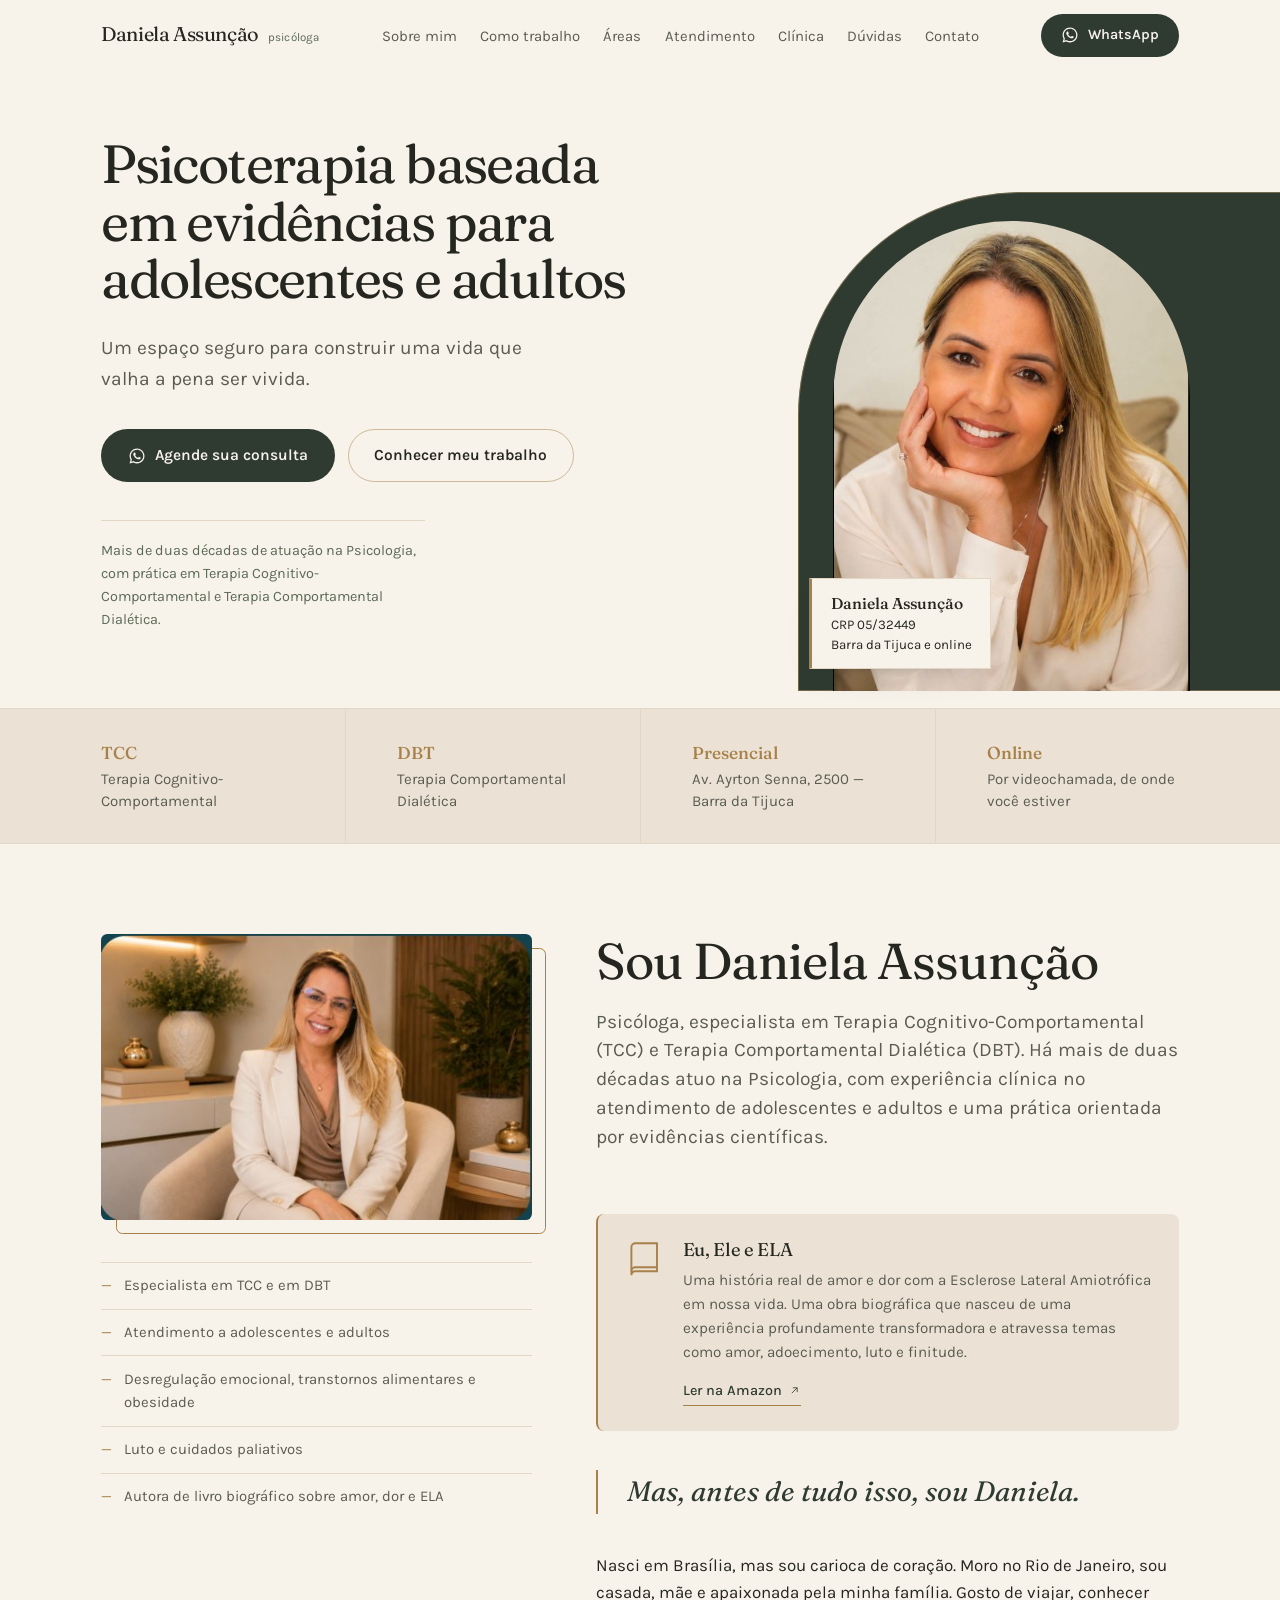
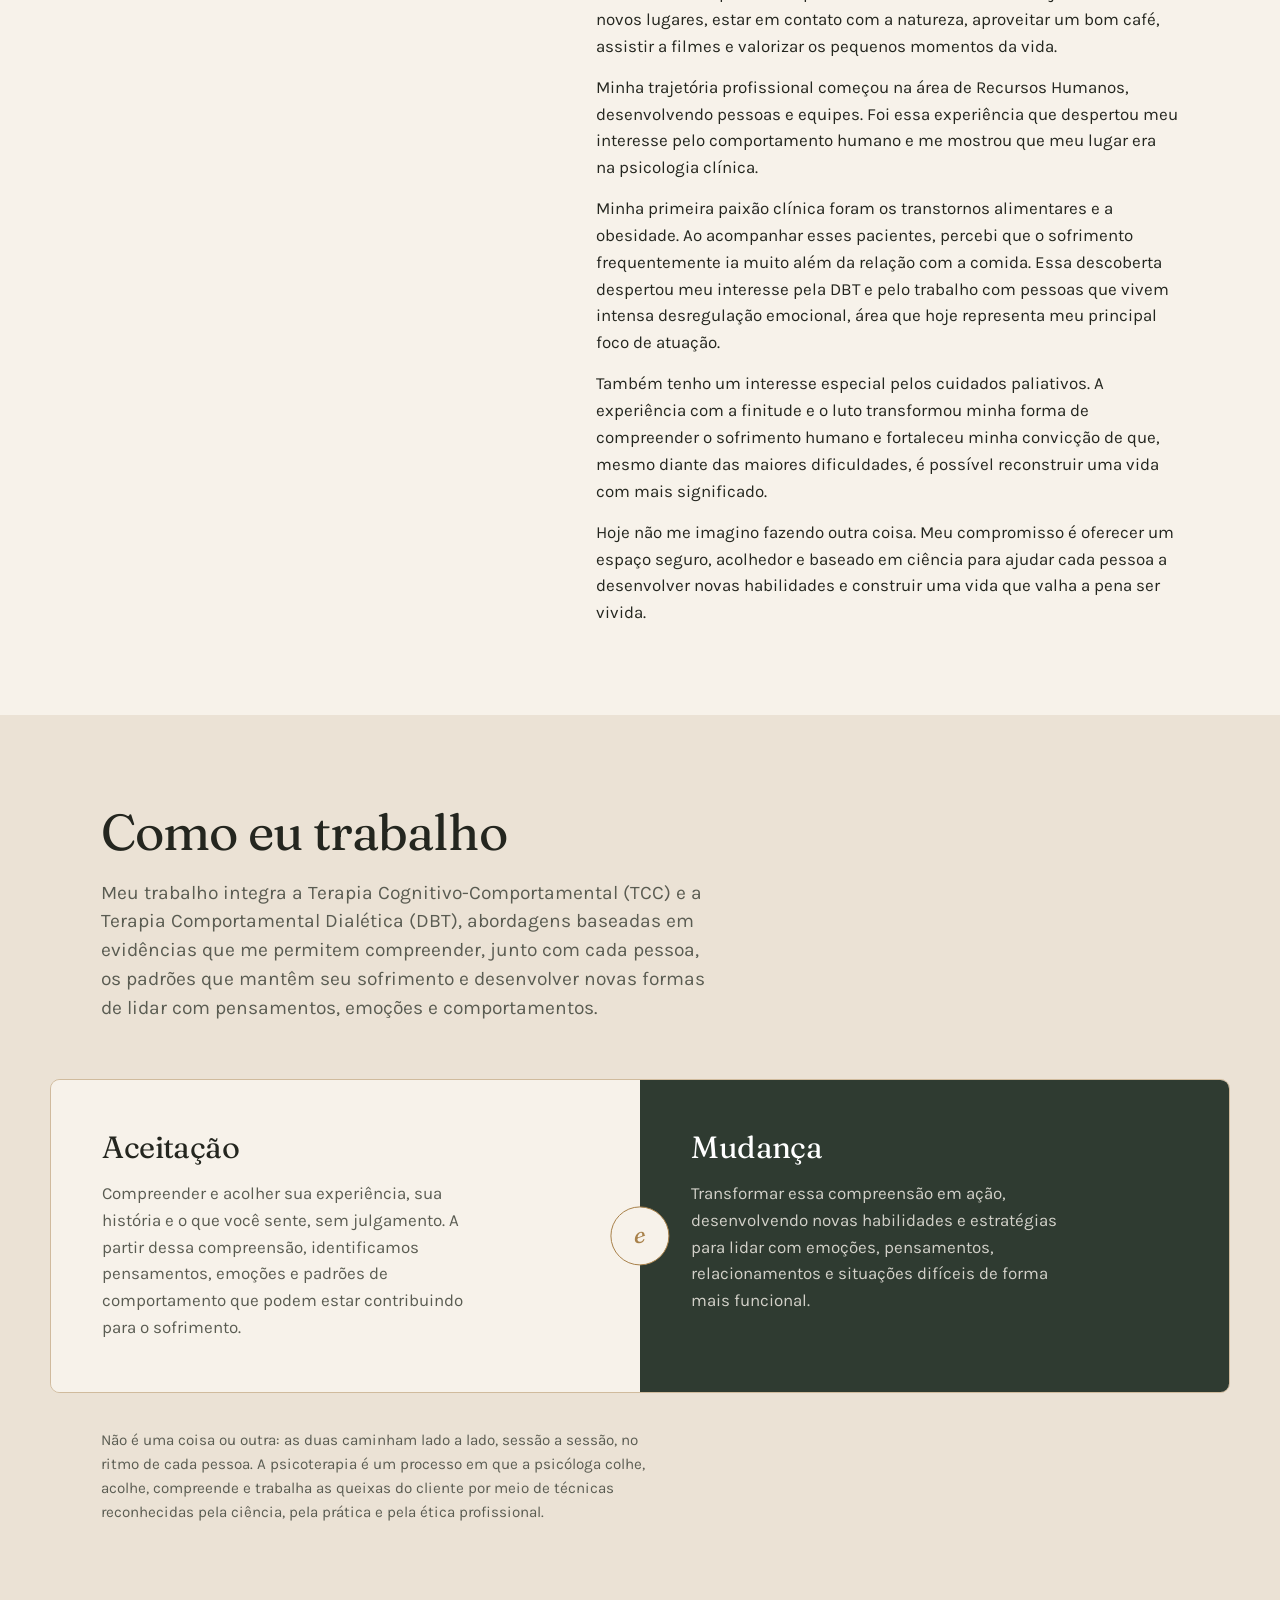
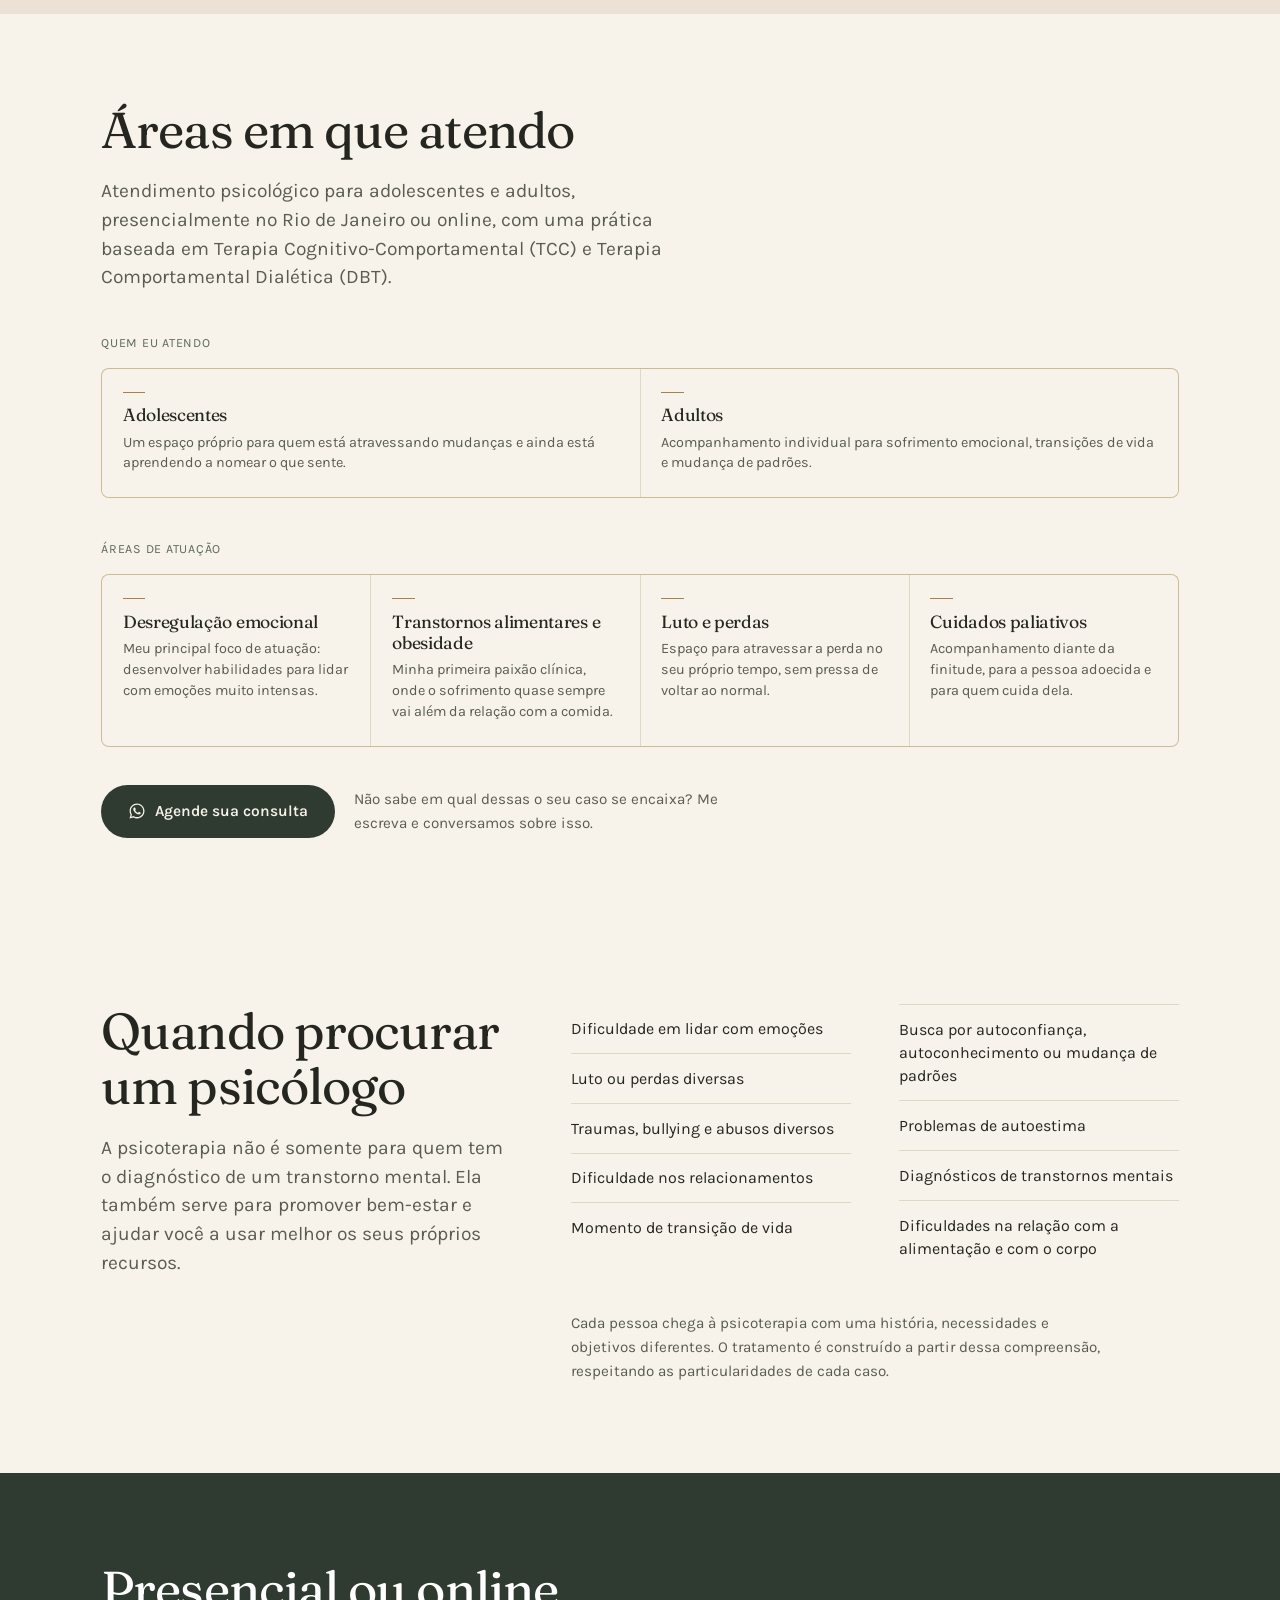
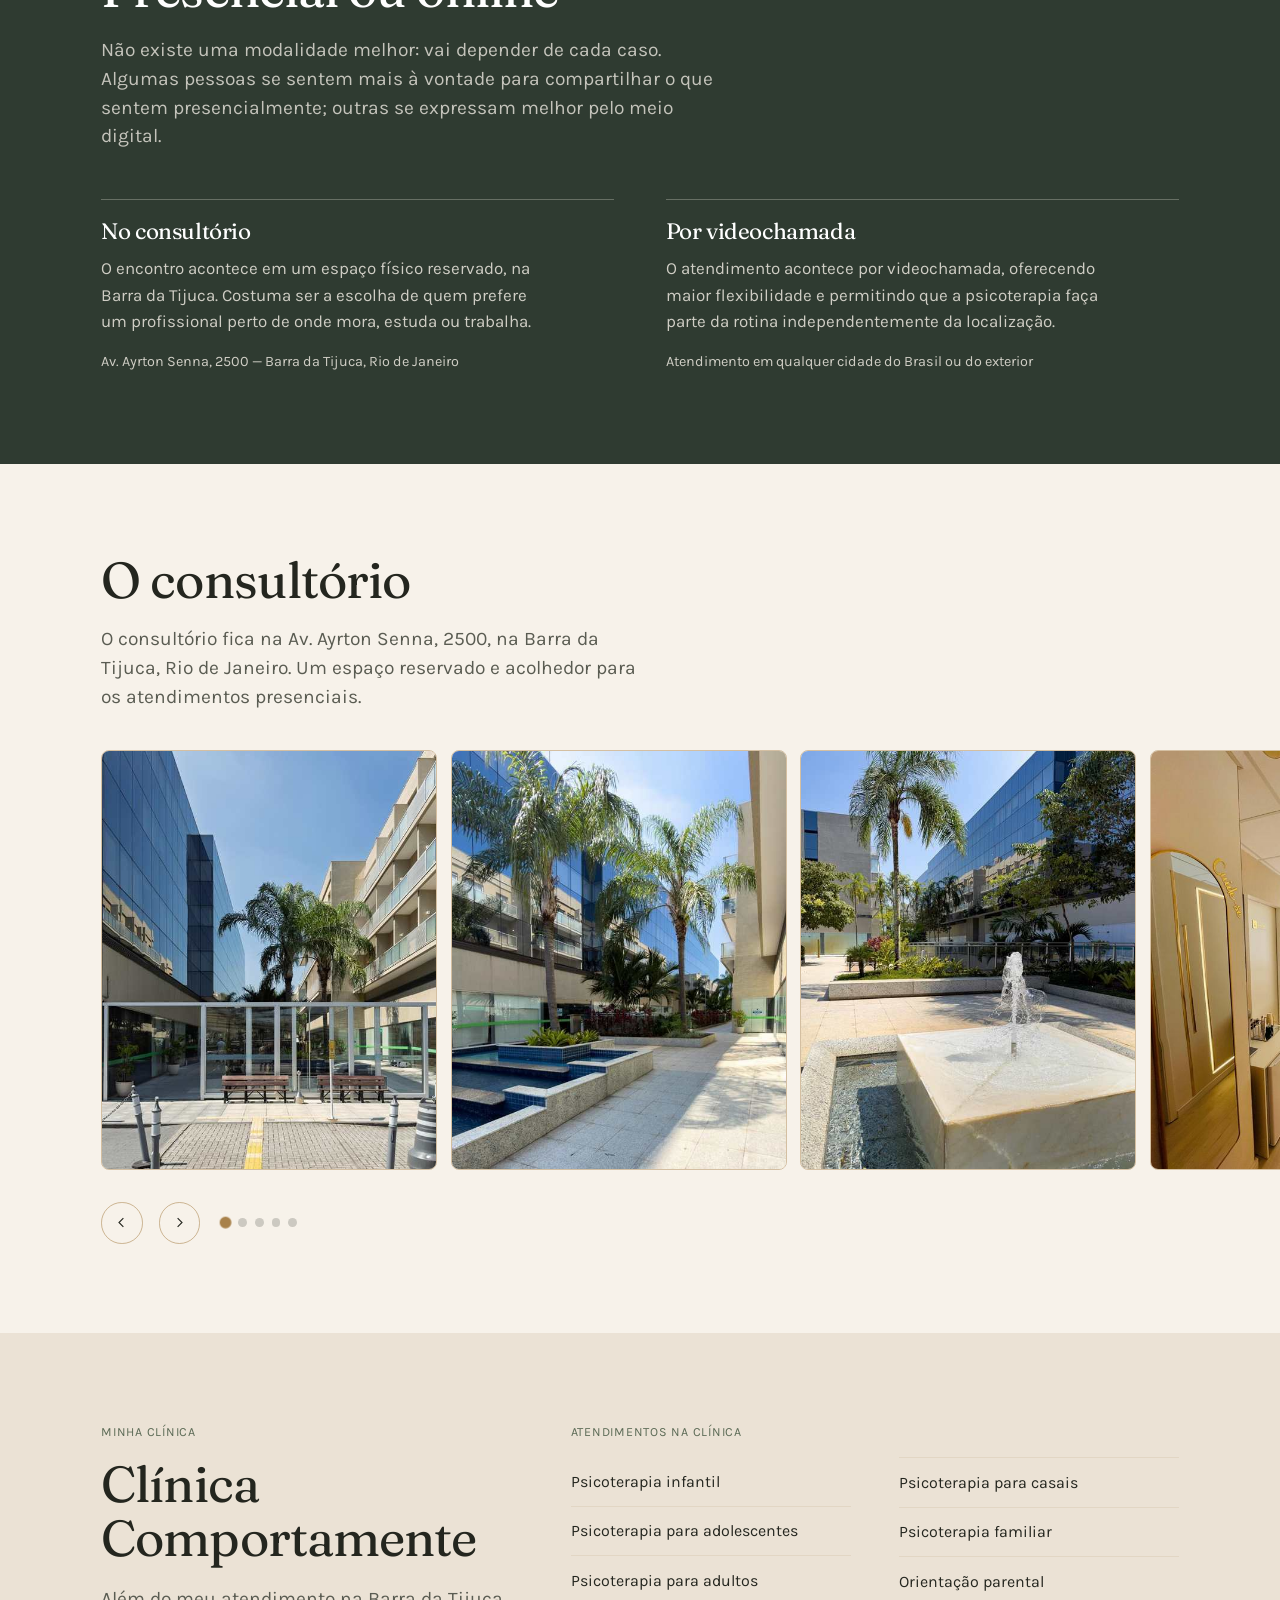
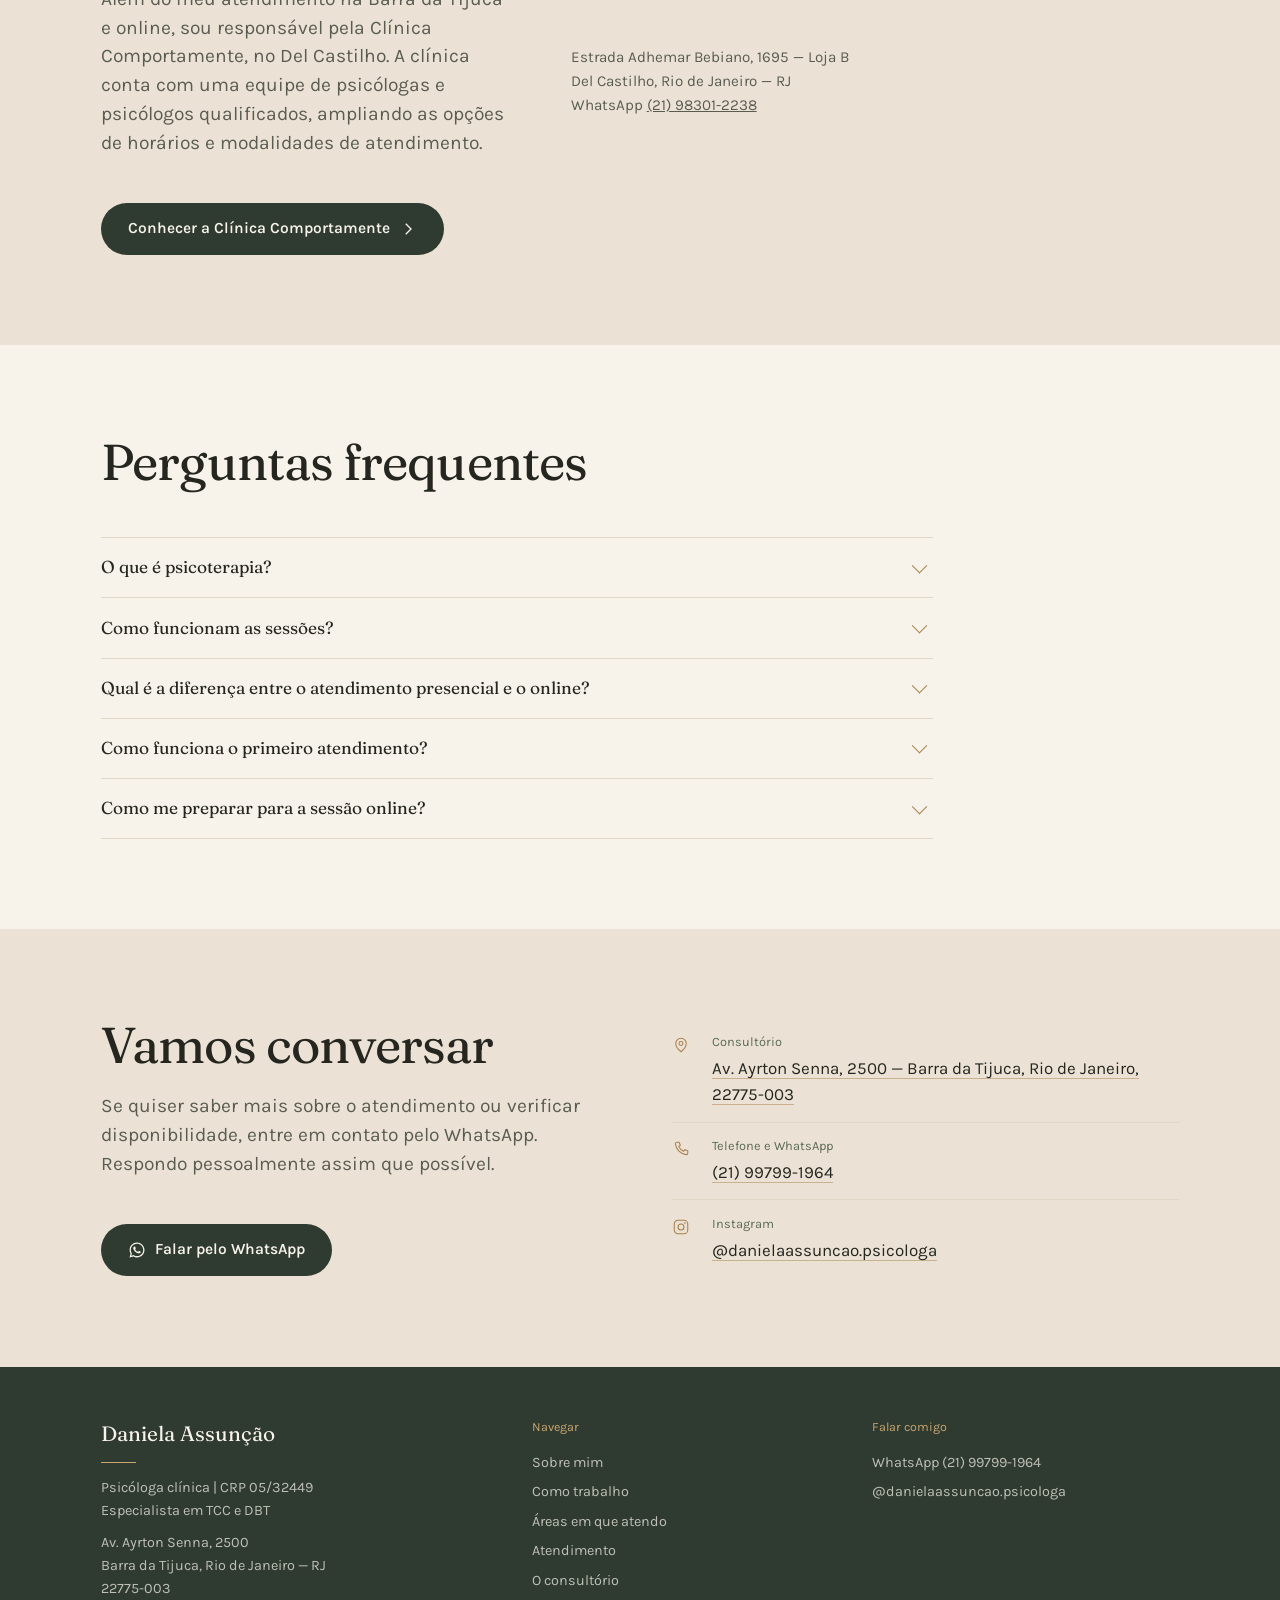
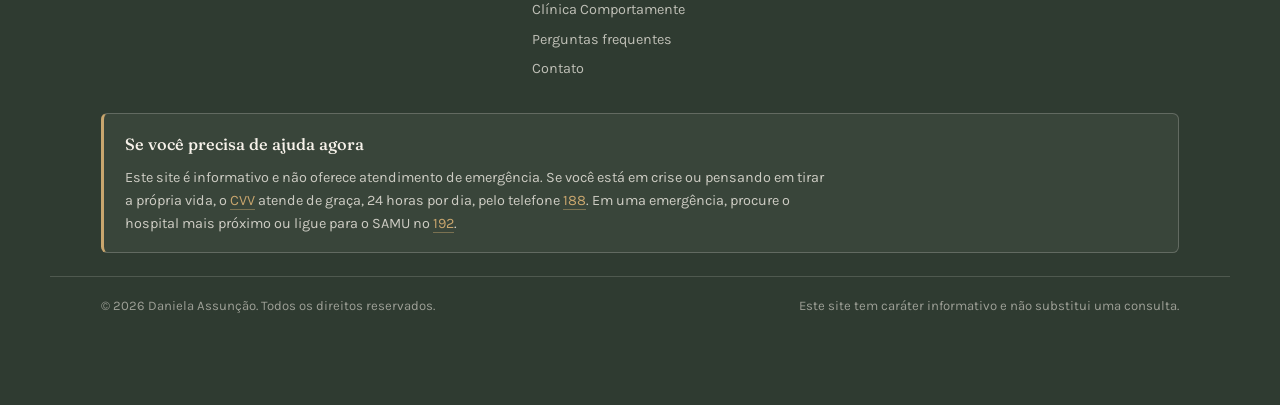
<file: index (8).html>
<!DOCTYPE html>
<html lang="pt-BR">
<head>
<meta charset="utf-8">
<meta name="viewport" content="width=device-width, initial-scale=1">
<title>Daniela Assunção — Psicóloga na Barra da Tijuca | TCC e DBT</title>
<meta name="description" content="Psicóloga clínica na Barra da Tijuca e online. Especialista em Terapia Cognitivo-Comportamental (TCC) e Terapia Comportamental Dialética (DBT) para adolescentes e adultos.">
<meta name="theme-color" content="#F7F2EA">
<link rel="canonical" href="https://danielaassuncaopsicologa.com.br/">
<meta property="og:type" content="website">
<meta property="og:locale" content="pt_BR">
<meta property="og:title" content="Daniela Assunção — Psicóloga | TCC e DBT">
<meta property="og:description" content="Um espaço seguro, acolhedor e baseado em ciência. Atendimento presencial na Barra da Tijuca e online.">
<meta property="og:url" content="https://danielaassuncaopsicologa.com.br/">
<link rel="icon" href="data:image/svg+xml,<svg xmlns='http://www.w3.org/2000/svg' viewBox='0 0 32 32'><rect width='32' height='32' rx='8' fill='%232F3B31'/><text x='16' y='22' font-family='Georgia,serif' font-size='16' fill='%23F7F2EA' text-anchor='middle'>da</text></svg>">

<link rel="stylesheet" href="estilo.css">
</head>
<body>

<a class="btn btn--linha pular" href="#conteudo">Ir para o conteúdo</a>

<!-- ================= TOPO ================= -->
<header class="topo" id="topo">
  <div class="topo__in">
    <a class="marca" href="#topo">
      <span class="marca__n">Daniela Assunção</span>
      <span class="marca__c">psicóloga</span>
    </a>
    <nav aria-label="Navegação principal">
      <ul class="menu">
        <li><a href="#sobre">Sobre mim</a></li>
        <li><a href="#trabalho">Como trabalho</a></li>
        <li><a href="#areas">Áreas</a></li>
        <li><a href="#atendimento">Atendimento</a></li>
        <li><a href="clinica.html">Clínica</a></li>
        <li><a href="#duvidas">Dúvidas</a></li>
        <li><a href="#contato">Contato</a></li>
      </ul>
    </nav>
    <a class="btn btn--zap" href="https://wa.me/5521997991964?text=Ol%C3%A1%2C%20psic%C3%B3loga%20Daniela%20Assun%C3%A7%C3%A3o%2C%20vim%20atrav%C3%A9s%20do%20seu%20site." target="_blank" rel="noopener">
      <svg viewBox="0 0 24 24" fill="currentColor" aria-hidden="true"><path d="M12.04 2C6.58 2 2.13 6.45 2.13 11.91c0 1.75.46 3.45 1.32 4.95L2 22l5.25-1.38a9.9 9.9 0 0 0 4.79 1.22h.01c5.46 0 9.91-4.45 9.91-9.91 0-2.65-1.03-5.14-2.9-7.01A9.82 9.82 0 0 0 12.04 2Zm0 18.15h-.01a8.2 8.2 0 0 1-4.19-1.15l-.3-.18-3.12.82.83-3.04-.2-.31a8.19 8.19 0 0 1-1.26-4.38c0-4.54 3.7-8.24 8.25-8.24 2.2 0 4.27.86 5.83 2.42a8.19 8.19 0 0 1 2.41 5.83c0 4.54-3.7 8.23-8.24 8.23Zm4.52-6.16c-.25-.12-1.47-.72-1.69-.81-.23-.08-.39-.12-.56.13-.16.24-.64.8-.79.97-.14.16-.29.18-.54.06-.25-.12-1.05-.39-1.99-1.23-.74-.66-1.23-1.47-1.38-1.72-.14-.25-.01-.38.11-.5.11-.11.25-.29.37-.43.12-.15.16-.25.25-.41.08-.17.04-.31-.02-.43-.06-.12-.56-1.34-.76-1.84-.2-.48-.4-.41-.56-.42h-.47c-.16 0-.43.06-.65.31-.22.25-.85.83-.85 2.03s.87 2.35.99 2.51c.12.16 1.72 2.62 4.16 3.67.58.25 1.03.4 1.39.51.58.19 1.11.16 1.53.1.47-.07 1.47-.6 1.67-1.18.21-.58.21-1.07.15-1.18-.06-.11-.22-.17-.47-.29Z"/></svg>
      <span>WhatsApp</span>
    </a>
  </div>
</header>

<main id="conteudo">

<!-- ================= HERO ================= -->
<section class="hero">
  <div class="hero__grade">
    <div class="hero__txt">
      <h1 class="anim">Psicoterapia baseada em evidências para adolescentes e adultos</h1>
      <p class="hero__sub anim">Um espaço seguro para construir uma vida que valha a pena ser vivida.</p>
      <div class="hero__acoes anim">
        <a class="btn btn--zap" href="https://wa.me/5521997991964?text=Ol%C3%A1%2C%20psic%C3%B3loga%20Daniela%20Assun%C3%A7%C3%A3o%2C%20vim%20atrav%C3%A9s%20do%20seu%20site." target="_blank" rel="noopener">
          <svg viewBox="0 0 24 24" fill="currentColor" aria-hidden="true"><path d="M12.04 2C6.58 2 2.13 6.45 2.13 11.91c0 1.75.46 3.45 1.32 4.95L2 22l5.25-1.38a9.9 9.9 0 0 0 4.79 1.22h.01c5.46 0 9.91-4.45 9.91-9.91 0-2.65-1.03-5.14-2.9-7.01A9.82 9.82 0 0 0 12.04 2Zm0 18.15h-.01a8.2 8.2 0 0 1-4.19-1.15l-.3-.18-3.12.82.83-3.04-.2-.31a8.19 8.19 0 0 1-1.26-4.38c0-4.54 3.7-8.24 8.25-8.24 2.2 0 4.27.86 5.83 2.42a8.19 8.19 0 0 1 2.41 5.83c0 4.54-3.7 8.23-8.24 8.23Zm4.52-6.16c-.25-.12-1.47-.72-1.69-.81-.23-.08-.39-.12-.56.13-.16.24-.64.8-.79.97-.14.16-.29.18-.54.06-.25-.12-1.05-.39-1.99-1.23-.74-.66-1.23-1.47-1.38-1.72-.14-.25-.01-.38.11-.5.11-.11.25-.29.37-.43.12-.15.16-.25.25-.41.08-.17.04-.31-.02-.43-.06-.12-.56-1.34-.76-1.84-.2-.48-.4-.41-.56-.42h-.47c-.16 0-.43.06-.65.31-.22.25-.85.83-.85 2.03s.87 2.35.99 2.51c.12.16 1.72 2.62 4.16 3.67.58.25 1.03.4 1.39.51.58.19 1.11.16 1.53.1.47-.07 1.47-.6 1.67-1.18.21-.58.21-1.07.15-1.18-.06-.11-.22-.17-.47-.29Z"/></svg>
          Agende sua consulta
        </a>
        <a class="btn btn--linha" href="#sobre">Conhecer meu trabalho</a>
      </div>
      <p class="hero__meta anim">Mais de duas décadas de atuação na Psicologia, com prática em Terapia Cognitivo-Comportamental e Terapia Comportamental Dialética.</p>
    </div>

    <figure class="hero__foto">
      <img src="daniela-retrato.jpg" width="626" height="825" fetchpriority="high" decoding="async"
           alt="Daniela Assunção, psicóloga, sorrindo com a mão apoiada no rosto.">
      <figcaption class="hero__selo">
        <b>Daniela Assunção</b>
        CRP 05/32449<br>Barra da Tijuca e online
      </figcaption>
    </figure>
  </div>
</section>

<!-- faixa -->
<div class="faixa">
  <div class="faixa__in">
    <div class="faixa__cel"><b>TCC</b><span>Terapia Cognitivo-Comportamental</span></div>
    <div class="faixa__cel"><b>DBT</b><span>Terapia Comportamental Dialética</span></div>
    <div class="faixa__cel"><b>Presencial</b><span>Av. Ayrton Senna, 2500 — Barra da Tijuca</span></div>
    <div class="faixa__cel"><b>Online</b><span>Por videochamada, de onde você estiver</span></div>
  </div>
</div>

<!-- ================= SOBRE ================= -->
<section class="sec" id="sobre">
  <div class="wrap sobre__grade">
    <div class="sobre__col-f">
      <figure class="sobre__f" style="margin:0">
        <img src="daniela-consultorio.jpg" width="482" height="320" loading="lazy" decoding="async"
             alt="Daniela Assunção sentada em seu consultório na Barra da Tijuca.">
      </figure>
      <ul class="sobre__fatos">
        <li><span>—</span>Especialista em TCC e em DBT</li>
        <li><span>—</span>Atendimento a adolescentes e adultos</li>
        <li><span>—</span>Desregulação emocional, transtornos alimentares e obesidade</li>
        <li><span>—</span>Luto e cuidados paliativos</li>
        <li><span>—</span>Autora de livro biográfico sobre amor, dor e ELA</li>
      </ul>
    </div>

    <div class="sobre__cab">
      <h2 class="titulo">Sou Daniela Assunção</h2>
      <p class="lead">Psicóloga, especialista em Terapia Cognitivo-Comportamental (TCC) e Terapia Comportamental Dialética (DBT). Há mais de duas décadas atuo na Psicologia, com experiência clínica no atendimento de adolescentes e adultos e uma prática orientada por evidências científicas.</p>
    </div>

    <div class="sobre__txt">
      <div class="livro">
        <svg class="livro__ic" viewBox="0 0 24 24" fill="none" stroke="currentColor" stroke-width="1.2" aria-hidden="true"><path d="M4 4.5A2.5 2.5 0 0 1 6.5 2H20v17.5H6.5A2.5 2.5 0 0 0 4 22V4.5Z"/><path d="M4 19.5A2.5 2.5 0 0 1 6.5 17H20"/></svg>
        <div>
          <h3>Eu, Ele e ELA</h3>
          <p>Uma história real de amor e dor com a Esclerose Lateral Amiotrófica em nossa vida. Uma obra biográfica que nasceu de uma experiência profundamente transformadora e atravessa temas como amor, adoecimento, luto e finitude.</p>
          <a class="livro__link" href="https://www.amazon.com.br/dp/B0FS39FN5T" target="_blank" rel="noopener">
            Ler na Amazon
            <svg viewBox="0 0 24 24" fill="none" stroke="currentColor" stroke-width="1.5" aria-hidden="true"><path d="M7 17 17 7M9 7h8v8"/></svg>
          </a>
        </div>
      </div>

      <p class="cit">Mas, antes de tudo isso, sou Daniela.</p>

      <p>Nasci em Brasília, mas sou carioca de coração. Moro no Rio de Janeiro, sou casada, mãe e apaixonada pela minha família. Gosto de viajar, conhecer novos lugares, estar em contato com a natureza, aproveitar um bom café, assistir a filmes e valorizar os pequenos momentos da vida.</p>

      <p>Minha trajetória profissional começou na área de Recursos Humanos, desenvolvendo pessoas e equipes. Foi essa experiência que despertou meu interesse pelo comportamento humano e me mostrou que meu lugar era na psicologia clínica.</p>

      <p>Minha primeira paixão clínica foram os transtornos alimentares e a obesidade. Ao acompanhar esses pacientes, percebi que o sofrimento frequentemente ia muito além da relação com a comida. Essa descoberta despertou meu interesse pela DBT e pelo trabalho com pessoas que vivem intensa desregulação emocional, área que hoje representa meu principal foco de atuação.</p>

      <p>Também tenho um interesse especial pelos cuidados paliativos. A experiência com a finitude e o luto transformou minha forma de compreender o sofrimento humano e fortaleceu minha convicção de que, mesmo diante das maiores dificuldades, é possível reconstruir uma vida com mais significado.</p>

      <p>Hoje não me imagino fazendo outra coisa. Meu compromisso é oferecer um espaço seguro, acolhedor e baseado em ciência para ajudar cada pessoa a desenvolver novas habilidades e construir uma vida que valha a pena ser vivida.</p>
    </div>
  </div>
</section>

<!-- ================= PAINEL DIALÉTICO ================= -->
<section class="sec dial" id="trabalho">
  <div class="dial__cab">
    <h2 class="titulo">Como eu trabalho</h2>
    <p class="lead" style="margin-top:1.2rem">Meu trabalho integra a Terapia Cognitivo-Comportamental (TCC) e a Terapia Comportamental Dialética (DBT), abordagens baseadas em evidências que me permitem compreender, junto com cada pessoa, os padrões que mantêm seu sofrimento e desenvolver novas formas de lidar com pensamentos, emoções e comportamentos.</p>
  </div>

  <div class="dial__par">
    <div class="dial__lado dial__lado--a">
      <h3>Aceitação</h3>
      <p>Compreender e acolher sua experiência, sua história e o que você sente, sem julgamento. A partir dessa compreensão, identificamos pensamentos, emoções e padrões de comportamento que podem estar contribuindo para o sofrimento.</p>
    </div>
    <div class="dial__lado dial__lado--m">
      <h3>Mudança</h3>
      <p>Transformar essa compreensão em ação, desenvolvendo novas habilidades e estratégias para lidar com emoções, pensamentos, relacionamentos e situações difíceis de forma mais funcional.</p>
    </div>
    <div class="dial__e" aria-hidden="true">e</div>
  </div>

  <p class="dial__nota"><span>Não é uma coisa ou outra: as duas caminham lado a lado, sessão a sessão, no ritmo de cada pessoa. A psicoterapia é um processo em que a psicóloga colhe, acolhe, compreende e trabalha as queixas do cliente por meio de técnicas reconhecidas pela ciência, pela prática e pela ética profissional.</span></p>
</section>

<!-- ================= ÁREAS ================= -->
<section class="sec" id="areas" style="padding-bottom:clamp(3rem,6vw,5rem)">
  <div class="wrap">
    <div class="areas__cab">
      <h2 class="titulo">Áreas em que atendo</h2>
      <p class="lead" style="margin-top:1.2rem">Atendimento psicológico para adolescentes e adultos, presencialmente no Rio de Janeiro ou online, com uma prática baseada em Terapia Cognitivo-Comportamental (TCC) e Terapia Comportamental Dialética (DBT).</p>
    </div>

    <p class="areas__rot">Quem eu atendo</p>
    <div class="areas__grade areas__grade--dois">
      <article class="area">
        <h3>Adolescentes</h3>
        <p>Um espaço próprio para quem está atravessando mudanças e ainda está aprendendo a nomear o que sente.</p>
      </article>
      <article class="area">
        <h3>Adultos</h3>
        <p>Acompanhamento individual para sofrimento emocional, transições de vida e mudança de padrões.</p>
      </article>
    </div>

    <p class="areas__rot">Áreas de atuação</p>
    <div class="areas__grade">
      <article class="area">
        <h3>Desregulação emocional</h3>
        <p>Meu principal foco de atuação: desenvolver habilidades para lidar com emoções muito intensas.</p>
      </article>
      <article class="area">
        <h3>Transtornos alimentares e obesidade</h3>
        <p>Minha primeira paixão clínica, onde o sofrimento quase sempre vai além da relação com a comida.</p>
      </article>
      <article class="area">
        <h3>Luto e perdas</h3>
        <p>Espaço para atravessar a perda no seu próprio tempo, sem pressa de voltar ao normal.</p>
      </article>
      <article class="area">
        <h3>Cuidados paliativos</h3>
        <p>Acompanhamento diante da finitude, para a pessoa adoecida e para quem cuida dela.</p>
      </article>
    </div>

    <div class="areas__pe">
      <a class="btn btn--zap" href="https://wa.me/5521997991964?text=Ol%C3%A1%2C%20psic%C3%B3loga%20Daniela%20Assun%C3%A7%C3%A3o%2C%20vim%20atrav%C3%A9s%20do%20seu%20site." target="_blank" rel="noopener">
        <svg viewBox="0 0 24 24" fill="currentColor" aria-hidden="true"><path d="M12.04 2C6.58 2 2.13 6.45 2.13 11.91c0 1.75.46 3.45 1.32 4.95L2 22l5.25-1.38a9.9 9.9 0 0 0 4.79 1.22h.01c5.46 0 9.91-4.45 9.91-9.91 0-2.65-1.03-5.14-2.9-7.01A9.82 9.82 0 0 0 12.04 2Zm0 18.15h-.01a8.2 8.2 0 0 1-4.19-1.15l-.3-.18-3.12.82.83-3.04-.2-.31a8.19 8.19 0 0 1-1.26-4.38c0-4.54 3.7-8.24 8.25-8.24 2.2 0 4.27.86 5.83 2.42a8.19 8.19 0 0 1 2.41 5.83c0 4.54-3.7 8.23-8.24 8.23Zm4.52-6.16c-.25-.12-1.47-.72-1.69-.81-.23-.08-.39-.12-.56.13-.16.24-.64.8-.79.97-.14.16-.29.18-.54.06-.25-.12-1.05-.39-1.99-1.23-.74-.66-1.23-1.47-1.38-1.72-.14-.25-.01-.38.11-.5.11-.11.25-.29.37-.43.12-.15.16-.25.25-.41.08-.17.04-.31-.02-.43-.06-.12-.56-1.34-.76-1.84-.2-.48-.4-.41-.56-.42h-.47c-.16 0-.43.06-.65.31-.22.25-.85.83-.85 2.03s.87 2.35.99 2.51c.12.16 1.72 2.62 4.16 3.67.58.25 1.03.4 1.39.51.58.19 1.11.16 1.53.1.47-.07 1.47-.6 1.67-1.18.21-.58.21-1.07.15-1.18-.06-.11-.22-.17-.47-.29Z"/></svg>
        Agende sua consulta
      </a>
      <p>Não sabe em qual dessas o seu caso se encaixa? Me escreva e conversamos sobre isso.</p>
    </div>
  </div>
</section>

<!-- ================= QUANDO PROCURAR ================= -->
<section class="sec">
  <div class="wrap duas">
    <div>
      <h2 class="titulo">Quando procurar<br>um psicólogo</h2>
      <p class="lead" style="margin-top:1.3rem">A psicoterapia não é somente para quem tem o diagnóstico de um transtorno mental. Ela também serve para promover bem-estar e ajudar você a usar melhor os seus próprios recursos.</p>
    </div>
    <div>
      <ul class="lista">
        <li>Dificuldade em lidar com emoções</li>
        <li>Luto ou perdas diversas</li>
        <li>Traumas, bullying e abusos diversos</li>
        <li>Dificuldade nos relacionamentos</li>
        <li>Momento de transição de vida</li>
        <li>Busca por autoconfiança, autoconhecimento ou mudança de padrões</li>
        <li>Problemas de autoestima</li>
        <li>Diagnósticos de transtornos mentais</li>
        <li>Dificuldades na relação com a alimentação e com o corpo</li>
      </ul>
      <p class="aviso">Cada pessoa chega à psicoterapia com uma história, necessidades e objetivos diferentes. O tratamento é construído a partir dessa compreensão, respeitando as particularidades de cada caso.</p>
    </div>
  </div>
</section>

<!-- ================= ATENDIMENTO ================= -->
<section class="sec atd" id="atendimento">
  <div class="wrap">
    <h2 class="titulo">Presencial ou online</h2>
    <p class="lead" style="margin-top:1.2rem">Não existe uma modalidade melhor: vai depender de cada caso. Algumas pessoas se sentem mais à vontade para compartilhar o que sentem presencialmente; outras se expressam melhor pelo meio digital.</p>

    <div class="atd__grade">
      <div class="modo">
        <h3>No consultório</h3>
        <p>O encontro acontece em um espaço físico reservado, na Barra da Tijuca. Costuma ser a escolha de quem prefere um profissional perto de onde mora, estuda ou trabalha.</p>
        <p class="modo__det">Av. Ayrton Senna, 2500 — Barra da Tijuca, Rio de Janeiro</p>
      </div>
      <div class="modo">
        <h3>Por videochamada</h3>
        <p>O atendimento acontece por videochamada, oferecendo maior flexibilidade e permitindo que a psicoterapia faça parte da rotina independentemente da localização.</p>
        <p class="modo__det">Atendimento em qualquer cidade do Brasil ou do exterior</p>
      </div>
    </div>

  </div>
</section>

<!-- ================= CONSULTÓRIO ================= -->
<section class="sec" id="consultorio" aria-labelledby="cons-tit">
  <div class="wrap">
    <div class="cons__cab">
      <h2 class="titulo" id="cons-tit">O consultório</h2>
      <p class="lead" style="margin-top:1.1rem">O consultório fica na Av. Ayrton Senna, 2500, na Barra da Tijuca, Rio de Janeiro. Um espaço reservado e acolhedor para os atendimentos presenciais.</p>
    </div>
  </div>

  <ul class="cons__pista" id="cons-pista" tabindex="0" aria-label="Fotos do consultório">
    <li class="cons__item"><figure style="margin:0">
      <img src="predio-entrada.jpg" width="560" height="700" loading="lazy" decoding="async" alt="Entrada do edifício na Avenida Ayrton Senna, com bancos e cobertura de vidro.">
    </figure></li>
    <li class="cons__item"><figure style="margin:0">
      <img src="predio-patio.jpg" width="560" height="700" loading="lazy" decoding="async" alt="Pátio interno do edifício, com palmeiras e espelho d'água.">
    </figure></li>
    <li class="cons__item"><figure style="margin:0">
      <img src="predio-fonte.jpg" width="560" height="700" loading="lazy" decoding="async" alt="Fonte de água no pátio do edifício, cercada de vegetação.">
    </figure></li>
    <li class="cons__item"><figure style="margin:0">
      <img src="consultorio-sala.jpg" width="560" height="700" loading="lazy" decoding="async" alt="Interior do consultório, com espelho arqueado, poltronas e iluminação em tom quente.">
    </figure></li>
    <li class="cons__item"><figure style="margin:0">
      <img src="consultorio-lavabo.jpg" width="560" height="700" loading="lazy" decoding="async" alt="Lavabo do consultório, com bancada de madeira, cuba branca e espelho iluminado.">
    </figure></li>
  </ul>

  <div class="wrap">
    <div class="car__ctrl">
      <button class="car__seta" type="button" id="cons-ant" aria-label="Foto anterior">
        <svg viewBox="0 0 24 24" fill="none" stroke="currentColor" stroke-width="1.8" aria-hidden="true"><path d="M15 5 8 12l7 7"/></svg>
      </button>
      <button class="car__seta" type="button" id="cons-prox" aria-label="Próxima foto">
        <svg viewBox="0 0 24 24" fill="none" stroke="currentColor" stroke-width="1.8" aria-hidden="true"><path d="m9 5 7 7-7 7"/></svg>
      </button>
      <div class="car__pontos" id="cons-pontos" aria-label="Escolher foto"></div>
    </div>
  </div>
</section>

<!-- ================= CLÍNICA COMPORTAMENTE ================= -->
<section class="sec contato" id="clinica" aria-labelledby="clin-tit">
  <div class="wrap duas">
    <div>
      <p class="areas__rot" style="margin-top:0">Minha clínica</p>
      <h2 class="titulo" id="clin-tit">Clínica<br>Comportamente</h2>
      <p class="lead" style="margin-top:1.2rem">Além do meu atendimento na Barra da Tijuca e online, sou responsável pela Clínica Comportamente, no Del Castilho. A clínica conta com uma equipe de psicólogas e psicólogos qualificados, ampliando as opções de horários e modalidades de atendimento.</p>
      <a class="btn btn--zap ct__btn" href="clinica.html">
        Conhecer a Clínica Comportamente
        <svg viewBox="0 0 24 24" fill="none" stroke="currentColor" stroke-width="1.8" aria-hidden="true"><path d="m9 5 7 7-7 7"/></svg>
      </a>
    </div>
    <div>
      <p class="areas__rot" style="margin-top:0">Atendimentos na clínica</p>
      <ul class="lista">
        <li>Psicoterapia infantil</li>
        <li>Psicoterapia para adolescentes</li>
        <li>Psicoterapia para adultos</li>
        <li>Psicoterapia para casais</li>
        <li>Psicoterapia familiar</li>
        <li>Orientação parental</li>
      </ul>
      <p class="aviso">Estrada Adhemar Bebiano, 1695 — Loja B<br>Del Castilho, Rio de Janeiro — RJ<br>WhatsApp <a href="tel:+5521983012238" style="color:inherit">(21) 98301-2238</a></p>
    </div>
  </div>
</section>

<!-- ================= FAQ ================= -->
<section class="sec" id="duvidas">
  <div class="wrap">
    <h2 class="titulo">Perguntas frequentes</h2>
    <div class="faq" style="margin-top:clamp(2rem,4vw,3rem)">

      <details>
        <summary>O que é psicoterapia?</summary>
        <div class="faq__corpo">
          <p>A psicoterapia (ou terapia, como as pessoas chamam popularmente) é uma prática profissional realizada por psicólogos, também chamados de terapeutas ou psicoterapeutas. Trata-se de um processo no qual o psicólogo colhe, acolhe, compreende e trabalha as queixas do cliente, realizando intervenções por meio de técnicas reconhecidas pela ciência, pela prática e pela ética profissional.</p>
          <p>O objetivo é promover a saúde mental e ajudar as pessoas a enfrentarem seus conflitos e sofrimentos. Não é somente para quem tem o diagnóstico de transtornos mentais: também serve para promover um estado de bem-estar, no qual a pessoa consegue utilizar seus potenciais e lidar de modo mais efetivo com a própria vida.</p>
          <p>A psicoterapia é para todas as idades — crianças, adolescentes, adultos e idosos. Pode ser individual, em grupo, com casal ou com a família, dependendo de cada caso e do objetivo do tratamento, na modalidade online ou presencial.</p>
        </div>
      </details>

      <details>
        <summary>Como funcionam as sessões?</summary>
        <div class="faq__corpo">
          <p>Uma sessão de psicoterapia individual dura 50 minutos e é realizada geralmente uma vez por semana, podendo ser mais frequente no início e menos frequente depois de um tempo.</p>
        </div>
      </details>

      <details>
        <summary>Qual é a diferença entre o atendimento presencial e o online?</summary>
        <div class="faq__corpo">
          <p>O atendimento presencial acontece no consultório, onde o cliente se encontra com a psicóloga em um espaço físico. Nesse caso, a busca costuma ser por proximidade de onde a pessoa mora, estuda ou trabalha.</p>
          <p>O atendimento online acontece por videochamada, em plataforma digital de preferência. O cliente pode escolher a profissional com base nas suas preferências e necessidades, independentemente da localização geográfica, com mais flexibilidade de horário e de lugar.</p>
          <p>Não existe melhor modalidade: vai depender de cada caso. Alguns clientes se sentem mais à vontade para compartilhar seus sentimentos e emoções presencialmente, outros se expressam melhor por meio digital.</p>
        </div>
      </details>

      <details>
        <summary>Como funciona o primeiro atendimento?</summary>
        <div class="faq__corpo">
          <p>O contato é feito pelo WhatsApp, onde combinamos o dia e o horário. No primeiro encontro, você conta o que tem vivido e o que busca, esclareço as suas dúvidas sobre o processo e, juntos, definimos como o acompanhamento vai seguir.</p>
        </div>
      </details>

      <details>
        <summary>Como me preparar para a sessão online?</summary>
        <div class="faq__corpo">
          <p>Você precisa de um lugar sem interferências, em que possa ter liberdade e não se preocupar com o ambiente externo. Prepare-se 10 minutos antes da consulta e verifique se o seu smartphone ou notebook está com a bateria carregada.</p>
          <p>Para a videochamada, confira se tudo funciona: conexão com a internet, câmera e microfone (se possível, use fones de ouvido para uma experiência melhor). Prepare também a documentação médica, como o resultado de um exame, caso precise mostrar algo na consulta.</p>
        </div>
      </details>

    </div>
  </div>
</section>

<!-- ================= CONTATO ================= -->
<section class="sec contato" id="contato">
  <div class="wrap ct__grade">
    <div>
      <h2 class="titulo">Vamos conversar</h2>
      <p class="lead" style="margin-top:1.2rem">Se quiser saber mais sobre o atendimento ou verificar disponibilidade, entre em contato pelo WhatsApp. Respondo pessoalmente assim que possível.</p>
      <a class="btn btn--zap ct__btn" href="https://wa.me/5521997991964?text=Ol%C3%A1%2C%20psic%C3%B3loga%20Daniela%20Assun%C3%A7%C3%A3o%2C%20vim%20atrav%C3%A9s%20do%20seu%20site." target="_blank" rel="noopener">
        <svg viewBox="0 0 24 24" fill="currentColor" aria-hidden="true"><path d="M12.04 2C6.58 2 2.13 6.45 2.13 11.91c0 1.75.46 3.45 1.32 4.95L2 22l5.25-1.38a9.9 9.9 0 0 0 4.79 1.22h.01c5.46 0 9.91-4.45 9.91-9.91 0-2.65-1.03-5.14-2.9-7.01A9.82 9.82 0 0 0 12.04 2Zm0 18.15h-.01a8.2 8.2 0 0 1-4.19-1.15l-.3-.18-3.12.82.83-3.04-.2-.31a8.19 8.19 0 0 1-1.26-4.38c0-4.54 3.7-8.24 8.25-8.24 2.2 0 4.27.86 5.83 2.42a8.19 8.19 0 0 1 2.41 5.83c0 4.54-3.7 8.23-8.24 8.23Zm4.52-6.16c-.25-.12-1.47-.72-1.69-.81-.23-.08-.39-.12-.56.13-.16.24-.64.8-.79.97-.14.16-.29.18-.54.06-.25-.12-1.05-.39-1.99-1.23-.74-.66-1.23-1.47-1.38-1.72-.14-.25-.01-.38.11-.5.11-.11.25-.29.37-.43.12-.15.16-.25.25-.41.08-.17.04-.31-.02-.43-.06-.12-.56-1.34-.76-1.84-.2-.48-.4-.41-.56-.42h-.47c-.16 0-.43.06-.65.31-.22.25-.85.83-.85 2.03s.87 2.35.99 2.51c.12.16 1.72 2.62 4.16 3.67.58.25 1.03.4 1.39.51.58.19 1.11.16 1.53.1.47-.07 1.47-.6 1.67-1.18.21-.58.21-1.07.15-1.18-.06-.11-.22-.17-.47-.29Z"/></svg>
        Falar pelo WhatsApp
      </a>
    </div>

    <div>
      <ul class="ct__dados">
        <li>
          <svg viewBox="0 0 24 24" fill="none" stroke="currentColor" stroke-width="1.4" aria-hidden="true"><path d="M12 21s7-5.5 7-11a7 7 0 1 0-14 0c0 5.5 7 11 7 11Z"/><circle cx="12" cy="10" r="2.6"/></svg>
          <div><span class="ct__rot">Consultório</span>
            <a href="https://www.google.com/maps/place/Daniela+Assun%C3%A7%C3%A3o+-+Psic%C3%B3loga/@-22.989687,-43.3692588,16z/data=!4m6!3m5!1s0x997f2d6596592d:0x2bc9a5526537e248!8m2!3d-22.989687!4d-43.364109!16s%2Fg%2F11mccfd43x" target="_blank" rel="noopener">Av. Ayrton Senna, 2500 — Barra da Tijuca, Rio de Janeiro, 22775-003</a>
          </div>
        </li>
        <li>
          <svg viewBox="0 0 24 24" fill="none" stroke="currentColor" stroke-width="1.4" aria-hidden="true"><path d="M6.5 3h3l1.6 4-2.1 1.5a12 12 0 0 0 6.5 6.5L17 12.9l4 1.6v3a2 2 0 0 1-2.2 2A16.5 16.5 0 0 1 4.5 5.2 2 2 0 0 1 6.5 3Z"/></svg>
          <div><span class="ct__rot">Telefone e WhatsApp</span>
            <a href="tel:+5521997991964">(21) 99799-1964</a>
          </div>
        </li>
        <li>
          <svg viewBox="0 0 24 24" fill="none" stroke="currentColor" stroke-width="1.4" aria-hidden="true"><rect x="3" y="3" width="18" height="18" rx="5"/><circle cx="12" cy="12" r="4"/><circle cx="17.2" cy="6.8" r="1.1" fill="currentColor" stroke="none"/></svg>
          <div><span class="ct__rot">Instagram</span>
            <a href="https://www.instagram.com/danielaassuncao.psicologa/" target="_blank" rel="noopener">@danielaassuncao.psicologa</a>
          </div>
        </li>
      </ul>
    </div>
  </div>
</section>

</main>

<!-- ================= RODAPÉ ================= -->
<footer class="rod">
  <div class="rod__in">
    <div>
      <h4>Daniela Assunção</h4>
      <p style="margin:0 0 .6rem">Psicóloga clínica | CRP 05/32449<br>Especialista em TCC e DBT</p>
      <p style="margin:0">Av. Ayrton Senna, 2500<br>Barra da Tijuca, Rio de Janeiro — RJ<br>22775-003</p>
    </div>
    <div>
      <p class="rod__t">Navegar</p>
      <ul>
        <li><a href="#sobre">Sobre mim</a></li>
        <li><a href="#trabalho">Como trabalho</a></li>
        <li><a href="#areas">Áreas em que atendo</a></li>
        <li><a href="#atendimento">Atendimento</a></li>
        <li><a href="#consultorio">O consultório</a></li>
        <li><a href="clinica.html">Clínica Comportamente</a></li>
        <li><a href="#duvidas">Perguntas frequentes</a></li>
        <li><a href="#contato">Contato</a></li>
      </ul>
    </div>
    <div>
      <p class="rod__t">Falar comigo</p>
      <ul>
        <li><a href="https://wa.me/5521997991964?text=Ol%C3%A1%2C%20psic%C3%B3loga%20Daniela%20Assun%C3%A7%C3%A3o%2C%20vim%20atrav%C3%A9s%20do%20seu%20site." target="_blank" rel="noopener">WhatsApp (21) 99799-1964</a></li>
        <li><a href="https://www.instagram.com/danielaassuncao.psicologa/" target="_blank" rel="noopener">@danielaassuncao.psicologa</a></li>
      </ul>
    </div>
  </div>
  <div class="emerg">
    <div class="emerg__cx">
      <b>Se você precisa de ajuda agora</b>
      <p>Este site é informativo e não oferece atendimento de emergência. Se você está em crise ou pensando em tirar a própria vida, o <a href="https://www.cvv.org.br/" target="_blank" rel="noopener">CVV</a> atende de graça, 24 horas por dia, pelo telefone <a href="tel:188">188</a>. Em uma emergência, procure o hospital mais próximo ou ligue para o SAMU no <a href="tel:192">192</a>.</p>
    </div>
  </div>

  <div class="rod__base">
    <span>© <span id="ano">2026</span> Daniela Assunção. Todos os direitos reservados.</span>
    <span>Este site tem caráter informativo e não substitui uma consulta.</span>
  </div>
</footer>

<!-- barra fixa no celular -->
<div class="barra">
  <a class="btn btn--linha" href="tel:+5521997991964">Ligar</a>
  <a class="btn btn--zap" href="https://wa.me/5521997991964?text=Ol%C3%A1%2C%20psic%C3%B3loga%20Daniela%20Assun%C3%A7%C3%A3o%2C%20vim%20atrav%C3%A9s%20do%20seu%20site." target="_blank" rel="noopener">
    <svg viewBox="0 0 24 24" fill="currentColor" aria-hidden="true"><path d="M12.04 2C6.58 2 2.13 6.45 2.13 11.91c0 1.75.46 3.45 1.32 4.95L2 22l5.25-1.38a9.9 9.9 0 0 0 4.79 1.22h.01c5.46 0 9.91-4.45 9.91-9.91 0-2.65-1.03-5.14-2.9-7.01A9.82 9.82 0 0 0 12.04 2Zm0 18.15h-.01a8.2 8.2 0 0 1-4.19-1.15l-.3-.18-3.12.82.83-3.04-.2-.31a8.19 8.19 0 0 1-1.26-4.38c0-4.54 3.7-8.24 8.25-8.24 2.2 0 4.27.86 5.83 2.42a8.19 8.19 0 0 1 2.41 5.83c0 4.54-3.7 8.23-8.24 8.23Zm4.52-6.16c-.25-.12-1.47-.72-1.69-.81-.23-.08-.39-.12-.56.13-.16.24-.64.8-.79.97-.14.16-.29.18-.54.06-.25-.12-1.05-.39-1.99-1.23-.74-.66-1.23-1.47-1.38-1.72-.14-.25-.01-.38.11-.5.11-.11.25-.29.37-.43.12-.15.16-.25.25-.41.08-.17.04-.31-.02-.43-.06-.12-.56-1.34-.76-1.84-.2-.48-.4-.41-.56-.42h-.47c-.16 0-.43.06-.65.31-.22.25-.85.83-.85 2.03s.87 2.35.99 2.51c.12.16 1.72 2.62 4.16 3.67.58.25 1.03.4 1.39.51.58.19 1.11.16 1.53.1.47-.07 1.47-.6 1.67-1.18.21-.58.21-1.07.15-1.18-.06-.11-.22-.17-.47-.29Z"/></svg>
    Agendar
  </a>
</div>

<script type="application/ld+json">
{
  "@context":"https://schema.org",
  "@type":"Psychologist",
  "@id":"https://danielaassuncaopsicologa.com.br/#daniela",
  "name":"Daniela Assunção - Psicóloga",
  "description":"Psicóloga clínica especialista em Terapia Cognitivo-Comportamental (TCC) e Terapia Comportamental Dialética (DBT). Atendimento a adolescentes e adultos, presencial na Barra da Tijuca e online.",
  "url":"https://danielaassuncaopsicologa.com.br/",
  "telephone":"+55 21 99799-1964",
  "priceRange":"$$",
  "address":{"@type":"PostalAddress","streetAddress":"Av. Ayrton Senna, 2500","addressLocality":"Rio de Janeiro","addressRegion":"RJ","postalCode":"22775-003","addressCountry":"BR"},
  "geo":{"@type":"GeoCoordinates","latitude":-22.989687,"longitude":-43.364109},
  "hasMap":"https://maps.google.com/?cid=3155521993479308872",
  "sameAs":["https://www.instagram.com/danielaassuncao.psicologa/"],
  "availableService":[
    {"@type":"MedicalTherapy","name":"Terapia Cognitivo-Comportamental (TCC)"},
    {"@type":"MedicalTherapy","name":"Terapia Comportamental Dialética (DBT)"},
    {"@type":"MedicalTherapy","name":"Psicoterapia online"}
  ]
}
</script>

<script>
(function () {
  "use strict";

  document.getElementById("ano").textContent = new Date().getFullYear();

  /* entrada da página */
  requestAnimationFrame(function () { document.body.classList.add("pronto"); });

  /* borda do topo ao rolar */
  var topo = document.getElementById("topo");
  var aoRolar = function () { topo.classList.toggle("rolou", window.scrollY > 12); };
  aoRolar();
  window.addEventListener("scroll", aoRolar, { passive: true });

  /* accordion: uma pergunta aberta por vez */
  var perguntas = document.querySelectorAll(".faq details");
  perguntas.forEach(function (d) {
    d.addEventListener("toggle", function () {
      if (!d.open) return;
      perguntas.forEach(function (o) { if (o !== d) o.open = false; });
    });
  });

  /* ---------- carrossel genérico ---------- */
  var semMovimento = window.matchMedia("(prefers-reduced-motion: reduce)").matches;

  function montarCarrossel(idPista, idPontos, idAnt, idProx, intervalo) {
    var pista = document.getElementById(idPista);
    if (!pista) return;
    var itens = pista.children;
    var pontos = document.getElementById(idPontos);
    var atual = 0, pausadoAte = 0;

    for (var i = 0; i < itens.length; i++) {
      (function (n) {
        var b = document.createElement("button");
        b.className = "car__pt";
        b.type = "button";
        b.setAttribute("aria-label", "Item " + (n + 1) + " de " + itens.length);
        b.addEventListener("click", function () { pausar(); ir(n); });
        pontos.appendChild(b);
      })(i);
    }
    var bolinhas = pontos.querySelectorAll(".car__pt");

    function pausar() { pausadoAte = Date.now() + 12000; }

    function marcar(n) {
      atual = n;
      for (var k = 0; k < bolinhas.length; k++) {
        bolinhas[k].setAttribute("aria-current", k === n ? "true" : "false");
      }
    }

    function ir(n) {
      var base = itens[0].offsetLeft;
      pista.scrollTo({ left: itens[n].offsetLeft - base, behavior: semMovimento ? "auto" : "smooth" });
      marcar(n);
    }

    function fim() { return pista.scrollLeft + pista.clientWidth >= pista.scrollWidth - 8; }

    function avancar() {
      if (atual >= itens.length - 1 || fim()) ir(0);
      else ir(atual + 1);
    }

    marcar(0);
    document.getElementById(idAnt).addEventListener("click", function () {
      pausar(); ir((atual - 1 + itens.length) % itens.length);
    });
    document.getElementById(idProx).addEventListener("click", function () { pausar(); avancar(); });

    var esperando;
    pista.addEventListener("scroll", function () {
      clearTimeout(esperando);
      esperando = setTimeout(function () {
        var base = itens[0].offsetLeft, perto = 0, menor = Infinity;
        for (var k = 0; k < itens.length; k++) {
          var d = Math.abs((itens[k].offsetLeft - base) - pista.scrollLeft);
          if (d < menor) { menor = d; perto = k; }
        }
        marcar(perto);
      }, 90);
    }, { passive: true });

    pista.addEventListener("pointerdown", pausar, { passive: true });
    pista.addEventListener("mouseenter", pausar);
    pista.addEventListener("keydown", function (e) {
      if (e.key === "ArrowRight") { pausar(); avancar(); }
      if (e.key === "ArrowLeft") { pausar(); ir((atual - 1 + itens.length) % itens.length); }
    });

    if (!semMovimento) {
      setInterval(function () {
        if (document.hidden || Date.now() < pausadoAte) return;
        var r = pista.getBoundingClientRect();
        if (r.bottom < 40 || r.top > window.innerHeight - 40) return;
        avancar();
      }, intervalo);
    }
  }

  montarCarrossel("cons-pista", "cons-pontos", "cons-ant", "cons-prox", 4500);

})();
</script>
</body>
</html>
</file>
<file: estilo.css>
/* ---------- fontes embutidas ---------- */
@font-face{font-family:'Fraunces';src:url(fraunces-400.woff2) format('woff2');font-weight:400;font-style:normal;font-display:swap}
@font-face{font-family:'Fraunces';src:url(fraunces-500.woff2) format('woff2');font-weight:500;font-style:normal;font-display:swap}
@font-face{font-family:'Fraunces';src:url(fraunces-400-italic.woff2) format('woff2');font-weight:400;font-style:italic;font-display:swap}
@font-face{font-family:'Karla';src:url(karla-400.woff2) format('woff2');font-weight:400;font-style:normal;font-display:swap}
@font-face{font-family:'Karla';src:url(karla-500.woff2) format('woff2');font-weight:500;font-style:normal;font-display:swap}
@font-face{font-family:'Karla';src:url(karla-600.woff2) format('woff2');font-weight:600;font-style:normal;font-display:swap}

/* ---------- tokens ---------- */
:root{
  --marfim:#F7F2EA; --areia:#EBE2D5; --areia-2:#E2D6C4;
  --tinta:#24261F; --tinta-70:#5A5C52; --mata:#2F3B31; --mata-claro:#3C4A3D;
  --salva:#6E7F65; --salva-txt:#5B6A55; --latao:#A8814A; --latao-claro:#C9A66E; --zap:#128C7E;
  --serif:'Fraunces',Georgia,'Times New Roman',serif;
  --sans:'Karla',-apple-system,BlinkMacSystemFont,'Segoe UI',sans-serif;
  --gut:clamp(1.5rem,4vw,4rem);
  --sec:clamp(3.25rem,7vw,7.5rem);
  --max:1180px;
}
*,*::before,*::after{box-sizing:border-box}
[hidden]{display:none!important}
html{-webkit-text-size-adjust:100%;scroll-behavior:smooth}
body{
  margin:0;background:var(--marfim);color:var(--tinta);
  font-family:var(--sans);font-size:clamp(1rem,.55vw + .92rem,1.06rem);
  line-height:1.58;font-weight:400;-webkit-font-smoothing:antialiased;
  overflow-x:hidden;
}
img{max-width:100%;height:auto;display:block}
a{color:inherit}
h1,h2,h3{font-family:var(--serif);font-weight:400;letter-spacing:-.018em;line-height:1.08;margin:0}
p{margin:0 0 .85em}
p:last-child{margin-bottom:0}
::selection{background:var(--latao);color:var(--marfim)}
:focus-visible{outline:2px solid var(--latao);outline-offset:3px;border-radius:2px}

.wrap{max-width:var(--max);margin-inline:auto;padding-inline:var(--gut)}
section[id]{scroll-margin-top:4.5rem}
.pular{position:absolute;left:-9999px;top:0;z-index:99}
.pular:focus{left:1rem;top:1rem}
.sec{padding-block:var(--sec)}
.titulo{font-size:clamp(2rem,4.4vw,3.15rem)}
.lead{font-size:clamp(1.04rem,1.1vw + .84rem,1.2rem);line-height:1.5;color:var(--tinta-70);max-width:56ch}
.fio{height:1px;background:var(--areia-2);border:0;margin:0}

/* ---------- botões ---------- */
.btn{
  display:inline-flex;align-items:center;gap:.6rem;font-family:var(--sans);
  font-weight:600;font-size:.97rem;line-height:1;text-decoration:none;cursor:pointer;
  padding:1.02rem 1.6rem;border-radius:999px;border:1px solid transparent;
  transition:background .25s ease,color .25s ease,border-color .25s ease,transform .25s ease;
}
.btn svg{width:18px;height:18px;flex:none}
.btn--zap{background:var(--mata);color:var(--marfim)}
.btn--zap:hover{background:var(--tinta);transform:translateY(-1px)}
.btn--linha{background:transparent;color:var(--tinta);border-color:rgba(168,129,74,.5)}
.btn--linha:hover{border-color:var(--latao);background:rgba(168,129,74,.1)}
.btn--claro{background:var(--marfim);color:var(--mata)}
.btn--claro:hover{background:#fff;transform:translateY(-1px)}
.btn--fantasma{background:transparent;color:var(--marfim);border-color:rgba(247,242,234,.4)}
.btn--fantasma:hover{border-color:var(--marfim);background:rgba(247,242,234,.1)}

/* ---------- topo ---------- */
.topo{
  position:sticky;top:0;z-index:60;background:rgba(247,242,234,.9);
  backdrop-filter:saturate(1.4) blur(12px);-webkit-backdrop-filter:saturate(1.4) blur(12px);
  border-bottom:1px solid transparent;transition:border-color .3s ease;
}
.topo.rolou{border-bottom-color:var(--areia-2)}
.topo__in{display:flex;align-items:center;justify-content:space-between;gap:1.5rem;
  max-width:var(--max);margin-inline:auto;padding:.85rem var(--gut)}
.marca{text-decoration:none;display:flex;align-items:baseline;gap:.55rem;white-space:nowrap}
.marca__n{font-family:var(--serif);font-size:1.24rem;letter-spacing:-.02em}
.marca__c{font-size:.72rem;color:var(--salva-txt);letter-spacing:.02em}
.menu{display:flex;align-items:center;gap:1.45rem;list-style:none;margin:0;padding:0}
.menu a{text-decoration:none;font-size:.93rem;white-space:nowrap;color:var(--tinta-70);position:relative;padding-block:.3rem}
.menu a::after{content:"";position:absolute;left:0;bottom:0;width:0;height:1px;background:var(--latao);transition:width .3s ease}
.menu a:hover{color:var(--tinta)}
.menu a:hover::after{width:100%}
.topo .btn{padding:.72rem 1.15rem;font-size:.9rem}

/* ---------- hero ---------- */
.hero{position:relative;padding-top:clamp(2.5rem,5vw,4.5rem);padding-bottom:0;overflow:hidden}
.hero__grade{display:grid;grid-template-columns:1.18fr .82fr;gap:clamp(2rem,5vw,4.5rem);align-items:end;
  max-width:var(--max);margin-inline:auto;padding-left:var(--gut)}
.hero__txt{padding-bottom:clamp(3rem,6vw,5rem);max-width:33rem}
.hero h1{font-size:clamp(2.05rem,4.2vw,3.45rem);line-height:1.07;letter-spacing:-.03em;text-wrap:balance}
.hero__sub{margin-top:1.6rem;font-size:clamp(1.05rem,1vw + .85rem,1.2rem);color:var(--tinta-70);max-width:40ch}
.hero__acoes{display:flex;flex-wrap:wrap;gap:.8rem;margin-top:2.2rem}
.hero__meta{margin-top:2.4rem;padding-top:1.2rem;border-top:1px solid var(--areia-2);
  font-size:.9rem;color:var(--salva-txt);max-width:36ch}
.hero__foto{position:relative;align-self:stretch;display:flex;align-items:flex-end;min-height:clamp(22rem,46vw,32rem)}
.hero__foto::before{
  content:"";position:absolute;right:calc(50% - 50vw);left:-2.2rem;top:2.5rem;bottom:0;
  background:var(--mata);border-radius:14rem 14rem 0 0;
  box-shadow:inset 0 0 0 1px rgba(201,166,110,.42);
}
.hero__foto img{position:relative;width:100%;max-width:24rem;margin-inline:auto;
  border-radius:13rem 13rem 0 0;object-fit:cover}
.hero__selo{
  position:absolute;left:-1.5rem;bottom:1.4rem;z-index:3;background:var(--marfim);
  border:1px solid var(--areia-2);border-left:3px solid var(--latao);
  padding:.8rem 1.15rem;font-size:.83rem;line-height:1.5;max-width:16rem;
  box-shadow:0 14px 34px -22px rgba(36,38,31,.5);
}
.hero__selo b{display:block;font-family:var(--serif);font-size:.98rem;font-weight:500}

/* faixa */
.faixa{background:var(--areia);border-block:1px solid var(--areia-2)}
.faixa__in{display:grid;grid-template-columns:repeat(4,1fr);max-width:var(--max);margin-inline:auto}
.faixa__cel{padding:1.9rem var(--gut);border-left:1px solid var(--areia-2);font-size:.94rem;line-height:1.45}
.faixa__cel:first-child{border-left:0}
.faixa__cel b{display:block;font-family:var(--serif);font-size:1.08rem;font-weight:500;
  margin-bottom:.3rem;color:var(--latao)}
.faixa__cel span{color:var(--tinta-70)}

/* ---------- sobre ---------- */
.sobre__grade{display:grid;grid-template-columns:.85fr 1.15fr;
  gap:1.5rem clamp(2rem,5vw,5rem);align-items:start}
.sobre__cab{grid-column:2;grid-row:1}
.sobre__col-f{grid-column:1;grid-row:1 / span 2}
.sobre__txt{grid-column:2;grid-row:2}
.sobre__col-f{position:sticky;top:6rem}
.sobre__f{position:relative}
.sobre__f img{border-radius:.4rem}
.sobre__f::after{content:"";position:absolute;inset:.9rem -.9rem -.9rem .9rem;border:1px solid var(--latao);border-radius:.4rem;z-index:-1}
.sobre__fatos{margin-top:2.6rem;list-style:none;padding:0}
.sobre__fatos li{padding:.7rem 0;border-top:1px solid var(--areia-2);font-size:.93rem;color:var(--tinta-70);display:flex;gap:.75rem}
.sobre__fatos li span{color:var(--latao);flex:none}
.sobre__txt p{max-width:64ch}
.sobre__cab .titulo{margin-bottom:1.2rem}
.cit{
  margin:2.4rem 0;padding:.2rem 0 .2rem 1.8rem;border-left:2px solid var(--latao);
  font-family:var(--serif);font-style:italic;font-size:clamp(1.35rem,2.2vw,1.75rem);
  line-height:1.35;color:var(--mata);
}
.livro{
  margin:2.4rem 0;background:var(--areia);border-radius:.5rem;border-left:2px solid var(--latao);padding:1.6rem 1.7rem;
  display:grid;grid-template-columns:auto 1fr;gap:1.2rem;align-items:start;
}
.livro__ic{width:2.4rem;height:2.4rem;flex:none;color:var(--latao)}
.livro h3{font-size:1.15rem;margin-bottom:.5rem}
.livro p{font-size:.95rem;color:var(--tinta-70);margin:0}
.livro__link{
  display:inline-flex;align-items:center;gap:.4rem;margin-top:1rem;
  font-size:.9rem;font-weight:500;text-decoration:none;color:var(--mata);
  border-bottom:1px solid var(--latao);padding-bottom:.15rem;
  transition:border-color .2s ease,color .2s ease;
}
.livro__link:hover{color:var(--tinta);border-bottom-color:var(--tinta)}
.livro__link svg{width:13px;height:13px}

/* ---------- painel dialético ---------- */
.dial{background:var(--areia);position:relative}
.dial__cab{max-width:var(--max);margin-inline:auto;padding:0 var(--gut) clamp(2.5rem,5vw,3.5rem)}
.dial__par{position:relative;display:grid;grid-template-columns:1fr 1fr;
  max-width:var(--max);margin-inline:auto;border:1px solid rgba(168,129,74,.4);border-radius:.6rem;overflow:hidden}
.dial__lado{padding:clamp(2.2rem,4vw,3.4rem)}
.dial__lado--a{background:var(--marfim)}
.dial__lado--m{background:var(--mata);color:var(--marfim)}
.dial__lado h3{font-size:clamp(1.5rem,2.4vw,2rem);margin-bottom:1rem}
.dial__lado--m h3{color:#fff}
.dial__lado p{max-width:38ch}
.dial__lado--a p{color:var(--tinta-70)}
.dial__lado--m p{color:rgba(247,242,234,.82)}
.dial__e{
  position:absolute;left:50%;top:50%;transform:translate(-50%,-50%);z-index:4;
  width:3.7rem;height:3.7rem;border-radius:50%;background:var(--marfim);
  border:1px solid var(--latao);display:grid;place-items:center;
  font-family:var(--serif);font-style:italic;font-size:1.5rem;color:var(--latao);
}
.dial__nota{max-width:var(--max);margin:2.2rem auto 0;padding-inline:var(--gut);
  font-size:.95rem;color:var(--tinta-70)}
.dial__nota span{display:block;max-width:62ch}

/* ---------- áreas ---------- */
.areas__cab{max-width:58ch}
.areas__rot{
  margin:clamp(1.8rem,3.5vw,2.6rem) 0 .9rem;font-size:.78rem;letter-spacing:.06em;
  text-transform:uppercase;color:var(--salva-txt);
}
.areas__grade{
  display:grid;grid-template-columns:repeat(4,1fr);gap:1px;background:var(--areia-2);
  border:1px solid rgba(168,129,74,.35);border-radius:.5rem;overflow:hidden;
}
.areas__grade.areas__grade--dois{grid-template-columns:repeat(2,1fr)}
.area{background:var(--marfim);padding:1.45rem 1.3rem}
.area h3{font-size:1.1rem;line-height:1.2;margin-bottom:.45rem}
.area h3::before{content:"";display:block;width:1.4rem;height:1px;background:var(--latao);margin-bottom:.7rem}
.area p{font-size:.9rem;line-height:1.45;color:var(--tinta-70);margin:0}
.areas__pe{display:flex;flex-wrap:wrap;align-items:center;gap:1.2rem;margin-top:2.4rem}
.areas__pe p{margin:0;font-size:.95rem;color:var(--tinta-70);max-width:42ch}

/* ---------- aviso de emergência ---------- */
.emerg{
  max-width:var(--max);margin-inline:auto;padding:0 var(--gut);
}
.emerg__cx{
  border:1px solid rgba(247,242,234,.22);border-left:3px solid var(--latao-claro);
  border-radius:.4rem;padding:1.1rem 1.3rem;background:rgba(247,242,234,.05);
}
.emerg__cx b{display:block;color:var(--marfim);font-family:var(--serif);font-weight:500;
  font-size:1.02rem;margin-bottom:.5rem}
.emerg__cx p{margin:0;font-size:.9rem;line-height:1.6;color:rgba(247,242,234,.78);max-width:78ch}
.emerg__cx a{color:var(--latao-claro);text-decoration:none;border-bottom:1px solid rgba(201,166,110,.45)}
.emerg__cx a:hover{color:var(--marfim);border-bottom-color:var(--marfim)}

/* ---------- listas com fio ---------- */
.duas{display:grid;grid-template-columns:.8fr 1.2fr;gap:clamp(2rem,5vw,5rem);align-items:start}
.lista{list-style:none;margin:0;padding:0;columns:2;column-gap:3rem}
.lista li{break-inside:avoid;padding:.8rem 0;border-top:1px solid var(--areia-2);font-size:1rem;line-height:1.45}
.lista li:first-child{border-top:0}
.aviso{margin-top:2.4rem;font-size:.95rem;color:var(--tinta-70);max-width:60ch}

/* ---------- atendimento ---------- */
.atd{background:var(--mata);color:var(--marfim)}
.atd .titulo{color:#fff}
.atd .lead{color:rgba(247,242,234,.75)}
.atd__grade{display:grid;grid-template-columns:1fr 1fr;gap:clamp(1.6rem,4vw,4rem);margin-top:clamp(1.8rem,4vw,3rem)}
.modo{border-top:1px solid rgba(247,242,234,.28);padding-top:1.2rem}
.modo h3{font-size:1.4rem;color:#fff;margin-bottom:.7rem}
.modo p{color:rgba(247,242,234,.8);max-width:44ch}
.modo__det{margin-top:1rem;font-size:.9rem;color:var(--latao-claro)}

/* ---------- carrossel (compartilhado) ---------- */
.car__ctrl{display:flex;align-items:center;gap:1rem;margin-top:clamp(1.4rem,3vw,2rem)}
.car__seta{
  width:2.6rem;height:2.6rem;border-radius:50%;border:1px solid rgba(168,129,74,.55);
  background:transparent;color:var(--tinta);display:grid;place-items:center;cursor:pointer;
  transition:border-color .2s ease,background .2s ease,color .2s ease;
}
.car__seta:hover{border-color:var(--latao);background:rgba(168,129,74,.12)}
.car__seta svg{width:15px;height:15px}
.car__pontos{display:flex;gap:.5rem;margin-left:.3rem}
.car__pt{
  width:.55rem;height:.55rem;padding:0;border:0;border-radius:50%;cursor:pointer;
  background:rgba(36,38,31,.2);transition:background .25s ease,transform .25s ease;
}
.car__pt[aria-current="true"]{background:var(--latao);transform:scale(1.3)}

/* ---------- consultório ---------- */
.cons__cab{max-width:54ch}
.cons__pista{
  display:flex;gap:.85rem;list-style:none;margin:clamp(1.5rem,3.5vw,2.4rem) 0 0;
  overflow-x:auto;scroll-snap-type:x mandatory;
  scrollbar-width:none;-ms-overflow-style:none;-webkit-overflow-scrolling:touch;
  --pad-pista:max(var(--gut),calc(50vw - (var(--max) / 2) + var(--gut)));
  padding-inline:var(--pad-pista);scroll-padding-inline:var(--pad-pista);
}
.cons__pista::-webkit-scrollbar{display:none}
.cons__item{flex:0 0 clamp(15rem,74vw,21rem);scroll-snap-align:start;margin:0}
.cons__item img{
  width:100%;aspect-ratio:4 / 5;object-fit:cover;border-radius:.5rem;
  border:1px solid rgba(168,129,74,.45);
}

/* ---------- FAQ ---------- */
.faq{max-width:52rem}
.faq details{border-top:1px solid var(--areia-2)}
.faq details:last-of-type{border-bottom:1px solid var(--areia-2)}
.faq summary{
  list-style:none;cursor:pointer;padding:1.15rem 3rem 1.15rem 0;position:relative;
  font-family:var(--serif);font-size:clamp(1.08rem,1.3vw,1.28rem);line-height:1.3;
}
.faq summary::-webkit-details-marker{display:none}
.faq summary::after{
  content:"";position:absolute;right:.5rem;top:50%;width:11px;height:11px;
  border-right:1.5px solid var(--latao);border-bottom:1.5px solid var(--latao);
  transform:translateY(-70%) rotate(45deg);transition:transform .3s ease;
}
.faq details[open] summary::after{transform:translateY(-30%) rotate(225deg)}
.faq summary:hover{color:var(--mata)}
.faq__corpo{padding:0 2.5rem 1.4rem 0;color:var(--tinta-70);max-width:62ch}
.faq__corpo p{font-size:.97rem;line-height:1.55}

/* ---------- contato ---------- */
.contato{background:var(--areia)}
.ct__grade{display:grid;grid-template-columns:1fr 1fr;gap:clamp(2.5rem,5vw,5rem);align-items:start}
.ct__dados{list-style:none;margin:0;padding:0}
.ct__dados li:first-child{border-top:0}
.ct__btn{margin-top:1.8rem}
.ct__dados li{display:grid;grid-template-columns:1.5rem 1fr;gap:1rem;padding:.85rem 0;border-top:1px solid var(--areia-2)}
.ct__dados svg{width:18px;height:18px;color:var(--latao);margin-top:.25rem}
.ct__dados a{text-decoration:none;border-bottom:1px solid rgba(168,129,74,.5)}
.ct__dados a:hover{border-bottom-color:var(--tinta)}
.ct__rot{display:block;font-size:.8rem;color:var(--salva-txt);margin-bottom:.15rem}
/* ---------- rodapé ---------- */
.rod{background:var(--mata);color:rgba(247,242,234,.72);font-size:.9rem}
.rod__in{max-width:var(--max);margin-inline:auto;padding:clamp(2.2rem,4vw,3.5rem) var(--gut) 1.6rem;
  display:grid;grid-template-columns:1.3fr 1fr 1fr;gap:2rem}
.rod h4{font-family:var(--serif);font-weight:400;font-size:1.3rem;color:var(--marfim);margin:0 0 .9rem}
.rod h4::after{content:"";display:block;width:2.2rem;height:1px;background:var(--latao-claro);margin-top:.7rem}
.rod ul{list-style:none;margin:0;padding:0}
.rod li{margin-bottom:.42rem}
.rod a{text-decoration:none}
.rod a:hover{color:var(--marfim)}
.rod__t{font-size:.78rem;color:var(--latao-claro);margin-bottom:.9rem}
.rod__base{max-width:var(--max);margin-inline:auto;margin-top:1.4rem;padding:1.2rem var(--gut) 5.5rem;
  border-top:1px solid rgba(247,242,234,.16);display:flex;flex-wrap:wrap;gap:1rem;
  justify-content:space-between;font-size:.82rem;color:rgba(247,242,234,.55)}

/* ---------- barra móvel ---------- */
.barra{
  position:fixed;left:0;right:0;bottom:0;z-index:70;display:none;gap:.6rem;
  padding:.6rem .8rem calc(.6rem + env(safe-area-inset-bottom));
  background:rgba(247,242,234,.96);border-top:1px solid var(--areia-2);
  backdrop-filter:blur(10px);-webkit-backdrop-filter:blur(10px);
}
.barra .btn{flex:1;justify-content:center;padding:.9rem 1rem;font-size:.93rem}

/* ---------- entrada ---------- */
.anim{opacity:0;transform:translateY(14px)}
.pronto .anim{opacity:1;transform:none;transition:opacity .8s ease,transform .8s cubic-bezier(.2,.7,.3,1)}
.pronto .anim:nth-child(2){transition-delay:.1s}
.pronto .anim:nth-child(3){transition-delay:.18s}
.pronto .anim:nth-child(4){transition-delay:.26s}
.pronto .hero__foto{opacity:1;transition:opacity 1s ease .15s}
.hero__foto{opacity:0}

/* ---------- responsivo ---------- */
@media (max-width:1000px){
  .menu{display:none}
  .hero{padding-top:0}
  .hero__grade{display:flex;flex-direction:column;padding-inline:var(--gut);gap:0}
  .hero__foto{order:-1;min-height:0;margin-inline:calc(var(--gut) * -1);padding-inline:var(--gut)}
  .hero__foto::before{left:0;right:0;top:1.4rem;bottom:0;border-radius:9rem 9rem 0 0}
  .hero__foto img{max-width:17rem}
  .hero__selo{left:var(--gut);bottom:1.2rem}
  .hero__txt{padding:2.2rem 0 0;max-width:none}
  .hero h1{font-size:clamp(1.95rem,7.4vw,2.6rem)}
  .hero__sub{margin-top:1.1rem;max-width:none}
  .hero__acoes{margin-top:1.6rem}
  .hero__meta{margin-top:1.7rem;padding-top:1rem;max-width:none}
  .faixa{margin-top:1.8rem}
  .faixa__cel{padding:1rem var(--gut)}
  .sobre__fatos{margin-top:1.3rem}
  .sobre__col-f{margin-bottom:1.6rem}
  .cit{margin:1.4rem 0;padding-left:1.2rem;font-size:1.25rem}
  .livro{margin:1.4rem 0;padding:1.1rem 1.2rem}
  .areas__pe{margin-top:1.4rem}
  .aviso{margin-top:1.4rem}
  .hero__meta{margin-top:1.3rem}
  .faixa__in{grid-template-columns:1fr 1fr}
  .faixa__cel{border-top:1px solid var(--areia-2)}
  .faixa__cel:nth-child(-n+2){border-top:0}
  .faixa__cel:nth-child(odd){border-left:0}
  .sobre__grade,.duas,.ct__grade,.atd__grade{grid-template-columns:1fr}
  .ct__grade,.duas,.sobre__grade{gap:1.7rem}
  .sobre__grade{display:flex;flex-direction:column}
  .sobre__cab{order:1}
  .sobre__col-f{order:2;position:static;max-width:26rem}
  .sobre__txt{order:3}
  .sobre__f::after{inset:.7rem -.7rem -.7rem .7rem}
  .dial__par{grid-template-columns:1fr}
  .dial__e{top:auto;bottom:auto;left:50%;top:50%}
  .rod__in{grid-template-columns:1fr 1fr}
  .barra{display:flex}
  .rod__base{padding-bottom:6rem}
}
@media (max-width:620px){
  :root{--sec:2.3rem;--gut:1.35rem}
  .lista{columns:1}
  .lista li{padding:.7rem 0}
  .livro{grid-template-columns:1fr;gap:.5rem}
  .livro__ic{width:1.7rem;height:1.7rem}
  .dial__lado{padding:1.3rem 1.2rem 1.5rem}
  .dial__lado h3{margin-bottom:.6rem}
  .areas__grade{grid-template-columns:1fr 1fr}
  .area{padding:1rem .95rem}
  .area h3{font-size:1rem}
  .area p{font-size:.82rem;line-height:1.4}
  .faixa__in{grid-template-columns:1fr 1fr}
  .faixa__cel{padding:.9rem 1rem;font-size:.88rem}
  .faixa__cel b{font-size:1rem}
  .faixa__cel:nth-child(odd){border-left:0}
  .faixa__cel:nth-child(-n+2){border-top:0}
  .faixa__cel:nth-child(n+3){border-top:1px solid var(--areia-2)}
  .ct__dados li{padding:.75rem 0}
  .rod__in{grid-template-columns:1fr 1fr;gap:1.4rem}
  .rod__in > :first-child{grid-column:1 / -1}
  .titulo{font-size:clamp(1.75rem,7.5vw,2.2rem)}
  .sec .lead{margin-top:.8rem!important}
  .faq summary{padding:1rem 2.5rem 1rem 0}
  .topo .btn span{display:none}
  .topo .btn{padding:.7rem .85rem}
}
@media (prefers-reduced-motion:reduce){
  html{scroll-behavior:auto}
  *,*::before,*::after{animation-duration:.001ms!important;transition-duration:.001ms!important}
  .anim,.hero__foto{opacity:1!important;transform:none!important}
}

/* ================= landing de conversão ================= */
.chips{display:flex;flex-wrap:wrap;gap:.6rem;list-style:none;margin:clamp(1.4rem,3vw,2.2rem) 0 0;padding:0}
.chip{
  border:1px solid rgba(168,129,74,.45);border-radius:999px;padding:.6rem 1.1rem;
  font-size:.93rem;line-height:1.3;background:rgba(168,129,74,.05);
}

.destaques{display:grid;grid-template-columns:repeat(4,1fr);gap:1px;background:var(--areia-2);
  border:1px solid rgba(168,129,74,.35);border-radius:.5rem;overflow:hidden;list-style:none;margin:0;padding:0}
.destaques li{background:var(--marfim);padding:1.2rem 1.1rem}
.destaques b{display:block;font-family:var(--serif);font-weight:500;font-size:1.5rem;color:var(--latao);line-height:1}
.destaques span{display:block;margin-top:.4rem;font-size:.86rem;line-height:1.35;color:var(--tinta-70)}

.traj{margin-top:2rem;border-top:1px solid var(--areia-2)}
.traj summary{list-style:none;cursor:pointer;padding:1.1rem 2rem 1.1rem 0;position:relative;
  font-family:var(--serif);font-size:1.1rem}
.traj summary::-webkit-details-marker{display:none}
.traj summary::after{content:"";position:absolute;right:.4rem;top:50%;width:10px;height:10px;
  border-right:1.5px solid var(--latao);border-bottom:1.5px solid var(--latao);
  transform:translateY(-70%) rotate(45deg);transition:transform .3s ease}
.traj[open] summary::after{transform:translateY(-30%) rotate(225deg)}
.traj__corpo{padding-bottom:1.4rem;color:var(--tinta-70)}
.traj__corpo p{max-width:64ch}

.passos{display:grid;grid-template-columns:repeat(4,1fr);gap:1px;background:var(--areia-2);
  border:1px solid rgba(168,129,74,.35);border-radius:.5rem;overflow:hidden;
  list-style:none;margin:clamp(1.6rem,3.5vw,2.6rem) 0 0;padding:0;counter-reset:p}
.passo{background:var(--marfim);padding:1.5rem 1.3rem}
.passo__n{display:block;font-family:var(--serif);font-size:1.3rem;color:var(--latao);margin-bottom:.7rem}
.passo h3{font-size:1.06rem;line-height:1.25;margin-bottom:.45rem}
.passo p{font-size:.9rem;line-height:1.45;color:var(--tinta-70);margin:0}

.modo__btn{margin-top:1.2rem}
.atd__nota{margin-top:clamp(1.8rem,4vw,2.6rem);padding-top:1.4rem;
  border-top:1px solid rgba(247,242,234,.2);font-size:.92rem;color:rgba(247,242,234,.72);max-width:60ch}
.atd__nota a{color:var(--latao-claro)}

.ag__grade{display:grid;grid-template-columns:1fr 1fr;gap:clamp(1.8rem,4vw,4rem);align-items:start}
.ag__alt{margin-top:.8rem}
.ag__caixa{background:var(--marfim);border:1px solid rgba(168,129,74,.4);border-radius:.6rem;
  padding:clamp(1.4rem,3vw,2rem)}
.ag__etapa{font-size:.78rem;letter-spacing:.06em;text-transform:uppercase;color:var(--salva-txt);
  margin:0 0 .7rem}
.ag__etapa + .campo,.ag__opcoes + .ag__etapa{margin-top:1.4rem}
.ag__opcoes{display:grid;grid-template-columns:1fr 1fr;gap:.6rem;margin-bottom:.2rem}
.ag__op{
  font:inherit;font-size:.96rem;font-weight:500;cursor:pointer;padding:.85rem 1rem;border-radius:.4rem;
  border:1px solid var(--areia-2);background:#fff;color:var(--tinta);
  transition:border-color .2s ease,background .2s ease,box-shadow .2s ease;
}
.ag__op:hover{border-color:var(--latao)}
.ag__op[aria-checked="true"]{border-color:var(--mata);background:var(--mata);color:var(--marfim)}
.ag__erro{margin:.2rem 0 .6rem;font-size:.88rem;color:#8c3a2b}
.ag__enviar{width:100%;justify-content:center;margin-top:.6rem}

.fim{text-align:center}
.fim__in{display:flex;flex-direction:column;align-items:center;gap:1rem}
.fim .lead{max-width:44ch}

.barra__cta{width:100%;justify-content:center;padding:1rem;font-size:1rem}

@media (max-width:1000px){
  .destaques{grid-template-columns:1fr 1fr}
  .passos{grid-template-columns:1fr 1fr}
  .ag__grade{grid-template-columns:1fr;gap:1.6rem}
  .sobre__cab{order:1}
  .sobre__col-f{order:2}
  .sobre__txt{order:3}
}
@media (max-width:620px){
  .chip{font-size:.87rem;padding:.5rem .9rem}
  .destaques{grid-template-columns:1fr 1fr}
  .destaques li{padding:1rem .9rem}
  .passos{grid-template-columns:1fr}
  .passo{padding:1.1rem 1.1rem}
  .ag__caixa{padding:1.2rem 1.1rem}
}

/* campos do agendamento */
.campo{margin-bottom:.85rem}
.campo label{display:block;font-size:.86rem;font-weight:500;margin-bottom:.35rem}
.campo input{
  width:100%;font:inherit;font-size:.95rem;color:var(--tinta);background:#fff;
  border:1px solid var(--areia-2);border-radius:.4rem;padding:.75rem .85rem;
  transition:border-color .2s ease,box-shadow .2s ease;
}
.campo input:focus{outline:none;border-color:var(--latao);box-shadow:0 0 0 3px rgba(168,129,74,.18)}
.form__obs{font-size:.82rem;color:var(--salva-txt);margin:.9rem 0 0;text-align:center}

/* ajustes finos */
.destaques{grid-template-columns:repeat(2,1fr)}
.destaques li.txt b{font-size:1.05rem;line-height:1.2}
.sobre__extra{margin-top:clamp(2rem,4vw,3rem)}

/* link para o Google Maps */
.mapa{
  display:inline-flex;align-items:center;gap:.35rem;margin-top:.5rem;
  font-size:.86rem;text-decoration:none;color:var(--mata);
  border-bottom:1px solid rgba(168,129,74,.55);padding-bottom:.1rem;
  transition:color .2s ease,border-color .2s ease;
}
.mapa:hover{color:var(--tinta);border-bottom-color:var(--tinta)}
.mapa svg{width:13px;height:13px;flex:none;color:var(--latao)}
.mapa--claro{color:var(--latao-claro);border-bottom-color:rgba(201,166,110,.5)}
.mapa--claro:hover{color:var(--marfim);border-bottom-color:var(--marfim)}
.mapa--claro svg{color:var(--latao-claro)}
.mapa--rod{color:rgba(247,242,234,.8);border-bottom-color:rgba(201,166,110,.5)}
.mapa--rod:hover{color:var(--marfim)}
.mapa--rod svg{color:var(--latao-claro)}
</file>
